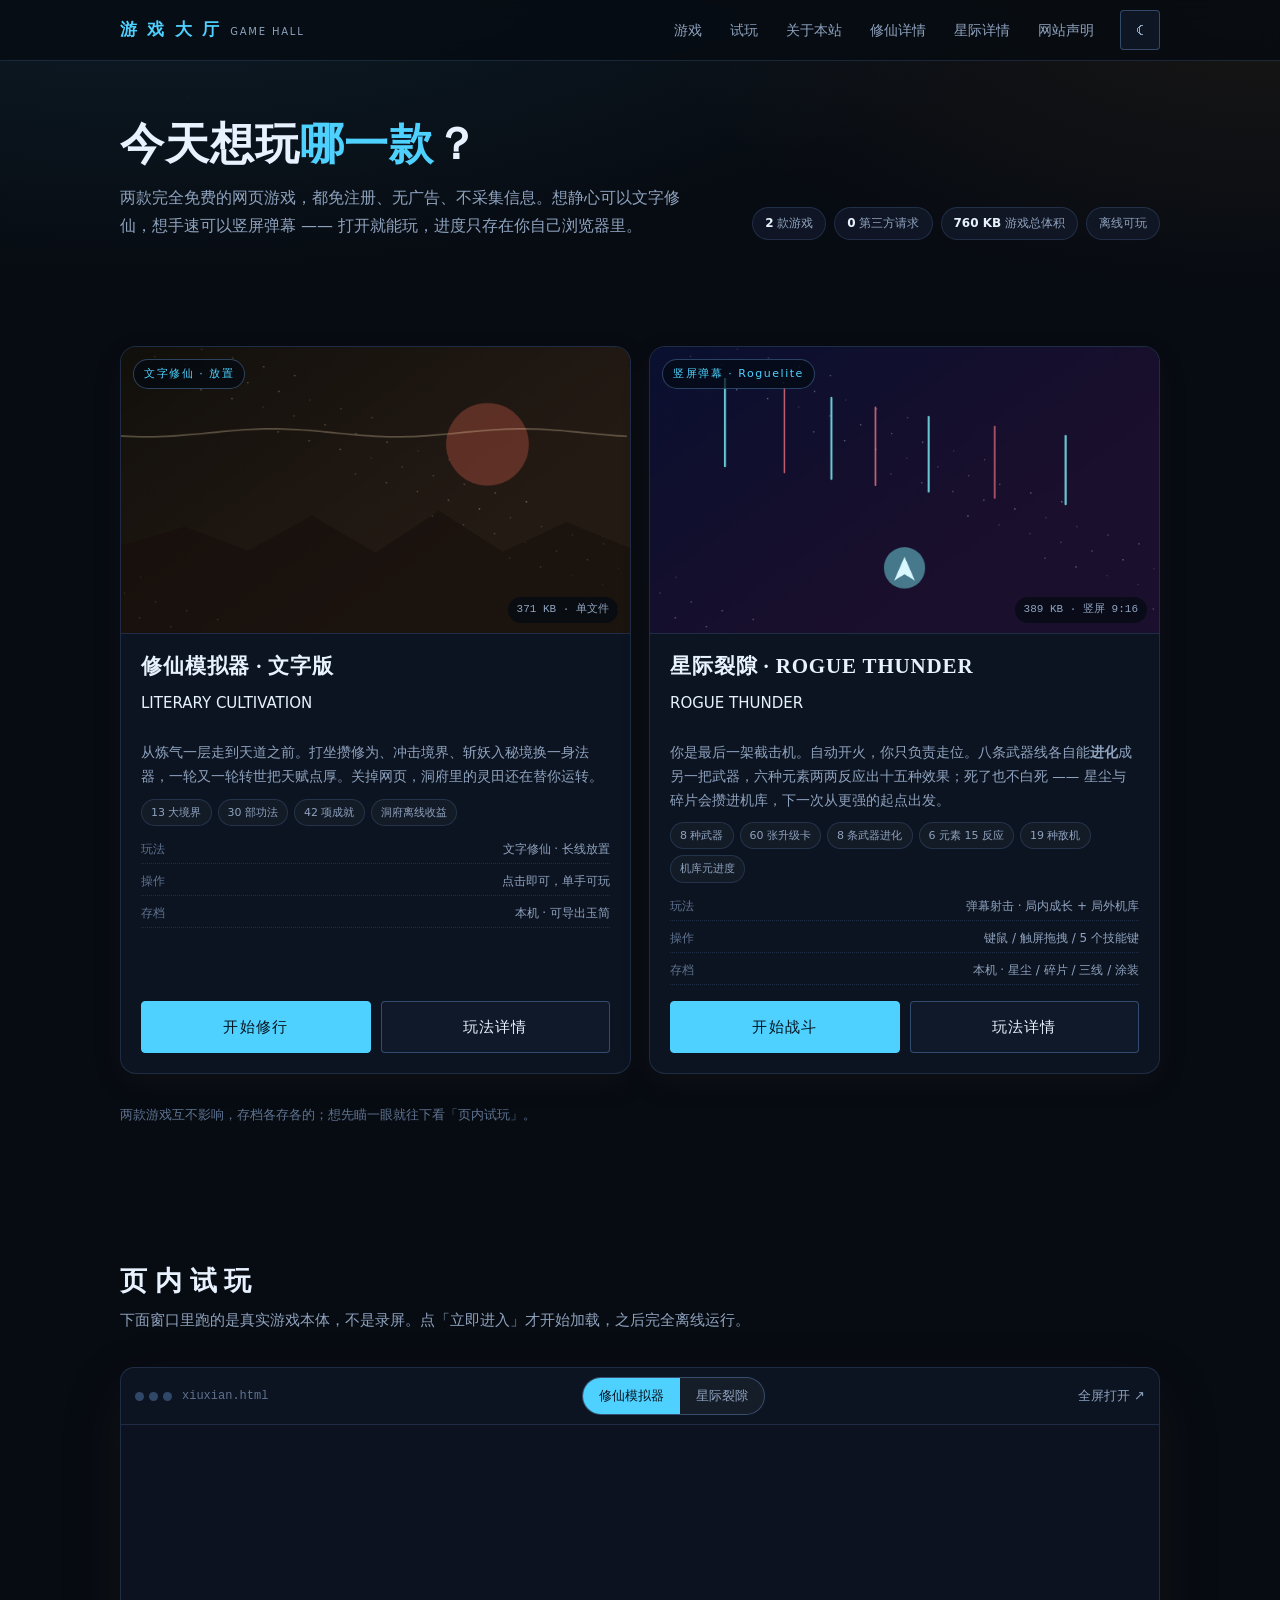
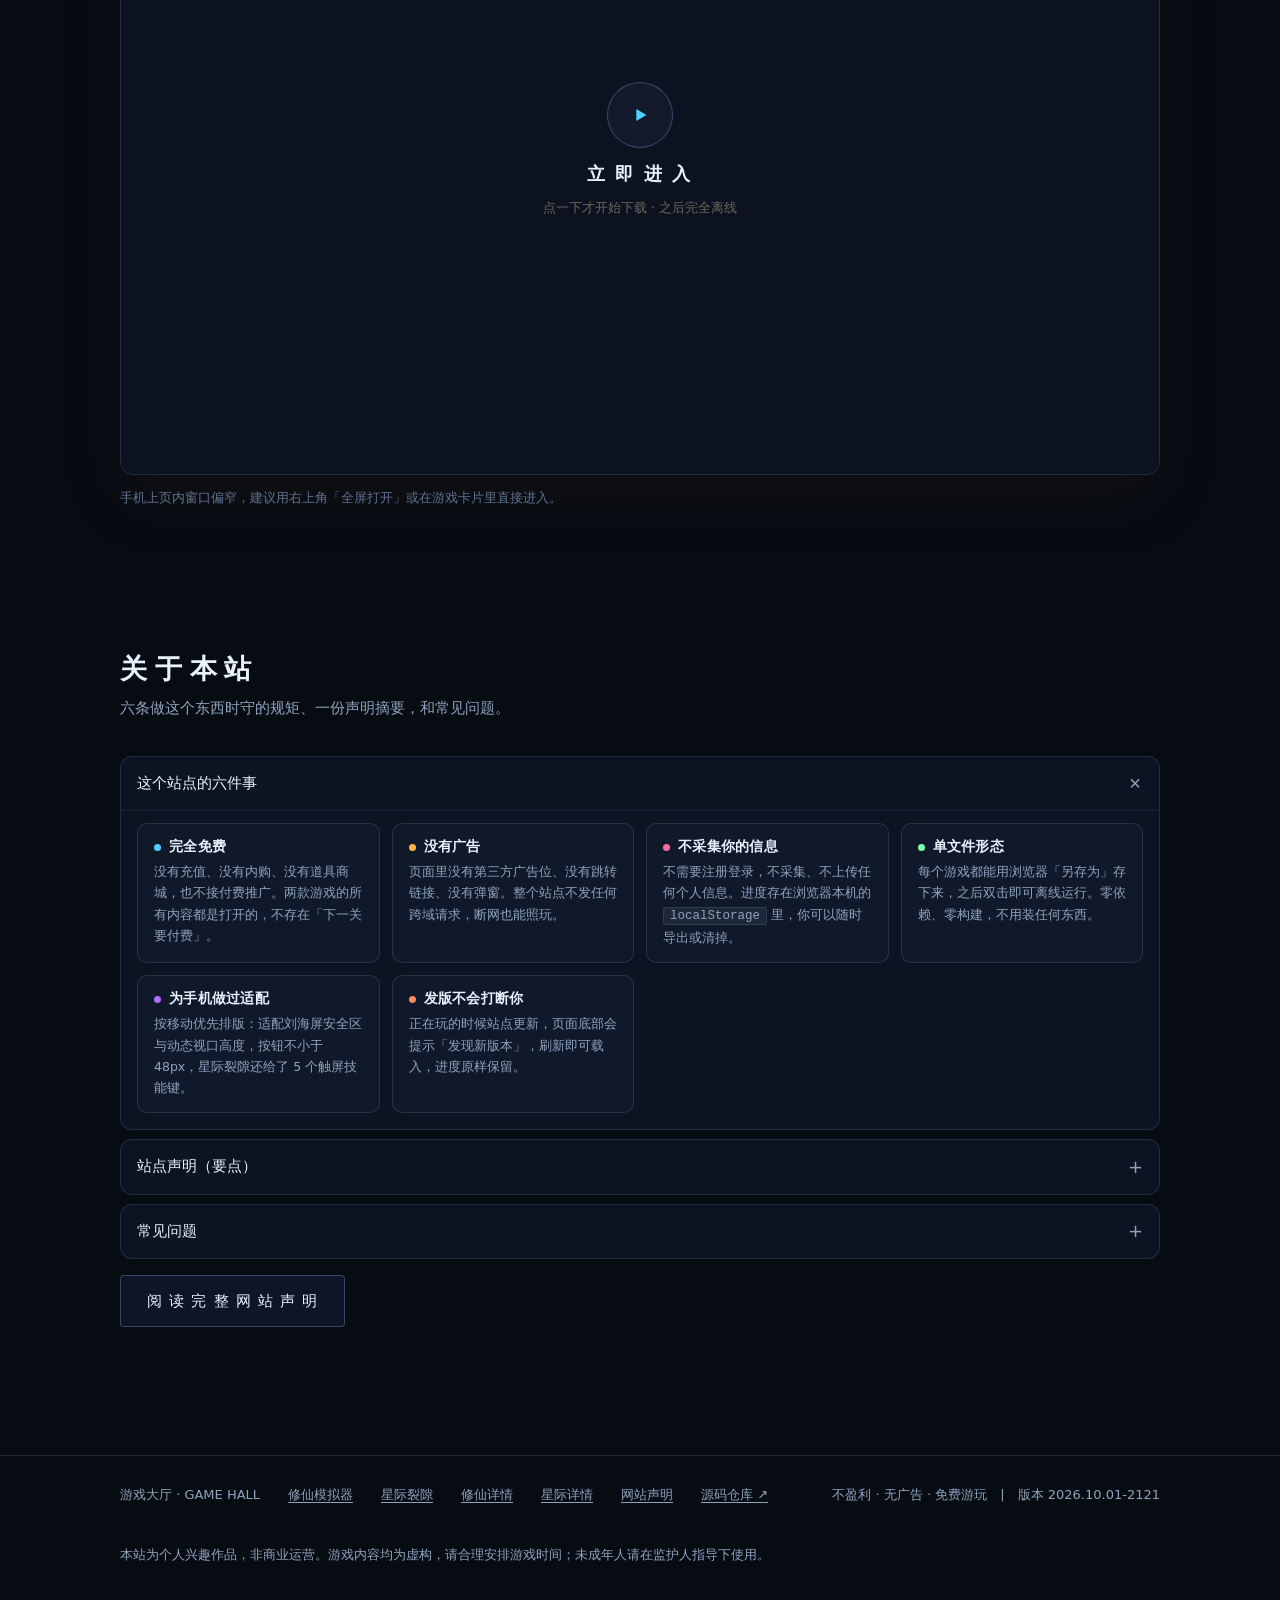
<file: site/index.html>
<!DOCTYPE html>
<html lang="zh-CN" data-theme="dark">
<head>
<meta charset="UTF-8">
<meta name="viewport" content="width=device-width, initial-scale=1, viewport-fit=cover">
<title>游戏大厅 · 修仙模拟器 与 星际裂隙 | 免费离线网页游戏</title>
<meta name="description" content="两款零依赖、纯离线的网页游戏，打开即玩：文字修仙《修仙模拟器》与竖屏弹幕 Roguelite《星际裂隙》（8 武器 / 60 张卡 / 8 条武器进化 / 6 元素 15 反应 / 机库元进度）。免注册、无广告、无追踪，进度只存在你自己浏览器里。">
<meta name="keywords" content="网页游戏,离线游戏,免费游戏,文字修仙,修仙模拟器,弹幕射击,Roguelite,星际裂隙,游戏大厅">
<meta name="author" content="游戏大厅">
<meta name="theme-color" content="#eef3f8" media="(prefers-color-scheme: light)">
<meta name="theme-color" content="#070b12" media="(prefers-color-scheme: dark)">
<meta name="color-scheme" content="dark light">
<link rel="canonical" href="https://xiuxianmoni.me/">
<meta property="og:type" content="website">
<meta property="og:site_name" content="游戏大厅">
<meta property="og:title" content="游戏大厅 · 两款免费离线网页游戏">
<meta property="og:description" content="文字修仙《修仙模拟器》+ 竖屏弹幕 Roguelite《星际裂隙》。免注册、无广告、无追踪，进度存在本机。">
<meta property="og:url" content="https://xiuxianmoni.me/">
<meta property="og:locale" content="zh_CN">
<meta name="twitter:card" content="summary">
<meta name="twitter:title" content="游戏大厅 · 两款免费离线网页游戏">
<meta name="twitter:description" content="文字修仙 + 竖屏弹幕 Roguelite，免注册、无广告、无追踪，打开即玩。">
<link rel="icon" href="data:image/svg+xml,%3Csvg xmlns='http://www.w3.org/2000/svg' viewBox='0 0 32 32'%3E%3Crect width='32' height='32' rx='7' fill='%23070b12'/%3E%3Cpath d='M16 5 L25 16 L16 27 L7 16 Z' fill='none' stroke='%234fd1ff' stroke-width='2.4'/%3E%3Cpath d='M16 11 v10 M11 16 h10' stroke='%23ffb347' stroke-width='2.2'/%3E%3C/svg%3E">
<script type="application/ld+json">
{"@context":"https://schema.org","@type":"ItemList","name":"游戏大厅","url":"https://xiuxianmoni.me/","description":"两款零依赖纯离线的免费网页游戏","itemListElement":[{"@type":"ListItem","position":1,"item":{"@type":"VideoGame","name":"修仙模拟器 · 文字版","url":"https://xiuxianmoni.me/xiuxian.html","genre":["文字游戏","放置游戏","角色扮演"],"gamePlatform":["Web","Mobile Web"],"applicationCategory":"Game","operatingSystem":"任意支持现代浏览器的系统","inLanguage":"zh-CN","offers":{"@type":"Offer","price":"0","priceCurrency":"CNY"},"numberOfPlayers":{"@type":"QuantitativeValue","value":1}}},{"@type":"ListItem","position":2,"item":{"@type":"VideoGame","name":"星际裂隙 · ROGUE THUNDER","url":"https://xiuxianmoni.me/rogue/","genre":["弹幕射击","Roguelite"],"gamePlatform":["Web","Mobile Web"],"applicationCategory":"Game","operatingSystem":"任意支持现代浏览器的系统","inLanguage":"zh-CN","offers":{"@type":"Offer","price":"0","priceCurrency":"CNY"},"numberOfPlayers":{"@type":"QuantitativeValue","value":1}}}]}
</script>
<link rel="stylesheet" href="assets/site.css">
<link rel="stylesheet" href="assets/hub.css">
<script>
/* 首帧前定主题，避免浅色页面先闪一下深色 */
(function(){var d=document.documentElement;
try{var t=localStorage.getItem('site_theme_v1');
if(t!=='light'&&t!=='dark'){t=(window.matchMedia&&matchMedia('(prefers-color-scheme: dark)').matches)?'dark':'light';}
d.setAttribute('data-theme',t);}catch(e){d.setAttribute('data-theme','light');}})();
</script>
</head>
<body class="hub" data-ver="version.json">
<a class="skip" href="#main">跳到主要内容</a>
<canvas id="sky" aria-hidden="true"></canvas>

<header class="hdr">
  <div class="wrap hdr-in">
    <a class="logo" href="./" aria-label="游戏大厅 首页">
      <b>游 戏 大 厅</b><i>GAME HALL</i>
    </a>
    <nav class="nav" aria-label="页面导航">
      <a href="#games">游戏</a>
      <a href="#try">试玩</a>
      <a href="#about">关于本站</a>
      <a href="xiuxian-info.html">修仙详情</a>
      <a href="rogue-info.html">星际详情</a>
      <a href="notice.html">网站声明</a>
    </nav>
    <div class="hdr-act">
      <button class="icon-btn" id="themeBtn" type="button" aria-label="切换明暗主题" title="切换明暗主题">☾</button>
    </div>
  </div>
</header>

<main id="main">

  <!-- ==================== 发射台：一行标题 + 继续上次 ==================== -->
  <section class="launch">
    <div class="wrap">
      <div class="launch-top">
        <div>
          <h1>今天想玩<em>哪一款</em>？</h1>
          <p class="lead">两款完全免费的网页游戏，都免注册、无广告、不采集信息。想静心可以文字修仙，想手速可以竖屏弹幕 —— 打开就能玩，进度只存在你自己浏览器里。</p>
        </div>
        <ul class="facts">
          <li><b>2</b> 款游戏</li>
          <li><b>0</b> 第三方请求</li>
          <li><b id="statBytes">760 KB</b> 游戏总体积</li>
          <li>离线可玩</li>
        </ul>
      </div>

      <!-- 继续上次：只读本机 localStorage，不发送任何数据 -->
      <div class="resume" id="resume" hidden>
        <span class="rs-t">继续上次</span>
        <span class="rs-v" id="resumeName">—</span>
        <span class="rs-n" id="resumeNote"></span>
        <a class="btn primary" id="resumeGo" href="xiuxian.html">继 续</a>
      </div>
    </div>
  </section>

  <!-- ==================== 两个游戏 ==================== -->
  <section id="games">
    <div class="wrap">
      <div class="berths">
        <!-- 修仙模拟器 -->
        <article class="gcard rv">
          <div class="gcover">
            <canvas class="cov" data-cov="xiuxian" width="640" height="360" role="img" aria-label="修仙模拟器封面：朱红圆月下的层叠山峦与流云"></canvas>
            <span class="scan" aria-hidden="true"></span>
            <span class="tag">文字修仙 · 放置</span>
            <span class="badge" data-last hidden>上次游玩</span>
            <span class="meta" id="sizeXiuxian">371 KB · 单文件</span>
          </div>
          <div class="gbody">
            <h3>修仙模拟器 · 文字版</h3>
            <p class="en">LITERARY CULTIVATION</p>
            <p class="desc">从炼气一层走到天道之前。打坐攒修为、冲击境界、斩妖入秘境换一身法器，一轮又一轮转世把天赋点厚。关掉网页，洞府里的灵田还在替你运转。</p>
            <ul class="tags">
              <li>13 大境界</li><li>30 部功法</li><li>42 项成就</li><li>洞府离线收益</li>
            </ul>
            <div class="rows">
              <div><span>玩法</span><b>文字修仙 · 长线放置</b></div>
              <div><span>操作</span><b>点击即可，单手可玩</b></div>
              <div><span>存档</span><b>本机 · 可导出玉简</b></div>
            </div>
            <div class="acts">
              <a class="btn primary" href="xiuxian.html" data-game="xiuxian">开始修行</a>
              <a class="btn" href="xiuxian-info.html">玩法详情</a>
            </div>
          </div>
        </article>

        <!-- 星际裂隙 -->
        <article class="gcard rv">
          <div class="gcover">
            <canvas class="cov" data-cov="rogue" width="640" height="360" role="img" aria-label="星际裂隙封面：深空中自动驾驶的战机与交错弹幕"></canvas>
            <span class="scan" aria-hidden="true"></span>
            <span class="tag">竖屏弹幕 · Roguelite</span>
            <span class="badge" data-last hidden>上次游玩</span>
            <span class="meta" id="sizeRogue">389 KB · 竖屏 9:16</span>
          </div>
          <div class="gbody">
            <h3>星际裂隙 · ROGUE THUNDER</h3>
            <p class="en">ROGUE THUNDER</p>
            <p class="desc">你是最后一架截击机。自动开火，你只负责走位。八条武器线各自能<b>进化</b>成另一把武器，六种元素两两反应出十五种效果；死了也不白死 —— 星尘与碎片会攒进机库，下一次从更强的起点出发。</p>
            <ul class="tags">
              <li>8 种武器</li><li>60 张升级卡</li><li>8 条武器进化</li><li>6 元素 15 反应</li><li>19 种敌机</li><li>机库元进度</li>
            </ul>
            <div class="rows">
              <div><span>玩法</span><b>弹幕射击 · 局内成长 + 局外机库</b></div>
              <div><span>操作</span><b>键鼠 / 触屏拖拽 / 5 个技能键</b></div>
              <div><span>存档</span><b>本机 · 星尘 / 碎片 / 三线 / 涂装</b></div>
            </div>
            <div class="acts">
              <a class="btn primary" href="rogue/" data-game="rogue">开始战斗</a>
              <a class="btn" href="rogue-info.html">玩法详情</a>
            </div>
          </div>
        </article>
      </div>
      <p class="muted note" style="font-size:13px;margin:0 0 8px">
        两款游戏互不影响，存档各存各的；想先瞄一眼就往下看「页内试玩」。
      </p>
    </div>
  </section>

  <!-- ==================== 页内试玩 ==================== -->
  <section id="try">
    <div class="wrap">
      <div class="sec-h rv">
        <h2>页 内 试 玩</h2>
        <p>下面窗口里跑的是真实游戏本体，不是录屏。点「立即进入」才开始加载，之后完全离线运行。</p>
      </div>
      <div class="try rv">
        <div class="try-bar">
          <span class="dots" aria-hidden="true"><i></i><i></i><i></i></span>
          <span class="url" id="tryUrl">xiuxian.html</span>
          <span class="seg" role="group" aria-label="切换要在本页试玩的游戏">
            <button type="button" data-try="xiuxian" aria-pressed="true">修仙模拟器</button>
            <button type="button" data-try="rogue" aria-pressed="false">星际裂隙</button>
          </span>
          <a class="muted push" id="tryFull" style="text-decoration:none" href="xiuxian.html" target="_blank" rel="noopener">全屏打开 ↗</a>
        </div>
        <div class="stage">
          <button class="poster" id="poster" type="button" aria-label="在本页加载游戏">
            <span class="ring" aria-hidden="true">
              <svg width="22" height="22" viewBox="0 0 24 24" fill="currentColor" aria-hidden="true"><path d="M8 5.5v13l11-6.5-11-6.5Z"/></svg>
            </span>
            <strong>立 即 进 入</strong>
            <span>点一下才开始下载 · 之后完全离线</span>
          </button>
        </div>
      </div>
      <p class="muted note" style="font-size:13px;margin-top:12px">
        手机上页内窗口偏窄，建议用右上角「全屏打开」或在游戏卡片里直接进入。
      </p>
    </div>
  </section>

  <!-- ==================== 关于本站（全部折叠，不占首屏） ==================== -->
  <section id="about" class="about">
    <div class="wrap">
      <div class="sec-h rv">
        <h2>关 于 本 站</h2>
        <p>六条做这个东西时守的规矩、一份声明摘要，和常见问题。</p>
      </div>

      <details class="rv" open>
        <summary>这个站点的六件事</summary>
        <div class="ans">
          <div class="grid">
            <article class="card"><h3><span class="dot" aria-hidden="true"></span>完全免费</h3>
              <p>没有充值、没有内购、没有道具商城，也不接付费推广。两款游戏的所有内容都是打开的，不存在「下一关要付费」。</p></article>
            <article class="card"><h3><span class="dot d2" aria-hidden="true"></span>没有广告</h3>
              <p>页面里没有第三方广告位、没有跳转链接、没有弹窗。整个站点不发任何跨域请求，断网也能照玩。</p></article>
            <article class="card"><h3><span class="dot d3" aria-hidden="true"></span>不采集你的信息</h3>
              <p>不需要注册登录，不采集、不上传任何个人信息。进度存在浏览器本机的 <code>localStorage</code> 里，你可以随时导出或清掉。</p></article>
            <article class="card"><h3><span class="dot d4" aria-hidden="true"></span>单文件形态</h3>
              <p>每个游戏都能用浏览器「另存为」存下来，之后双击即可离线运行。零依赖、零构建，不用装任何东西。</p></article>
            <article class="card"><h3><span class="dot d5" aria-hidden="true"></span>为手机做过适配</h3>
              <p>按移动优先排版：适配刘海屏安全区与动态视口高度，按钮不小于 48px，星际裂隙还给了 5 个触屏技能键。</p></article>
            <article class="card"><h3><span class="dot d6" aria-hidden="true"></span>发版不会打断你</h3>
              <p>正在玩的时候站点更新，页面底部会提示「发现新版本」，刷新即可载入，进度原样保留。</p></article>
          </div>
        </div>
      </details>

      <details class="rv" id="notice">
        <summary>站点声明（要点）</summary>
        <div class="ans">
          <ul class="promise">
            <li><b>不 盈 利</b><span>无充值、无内购、无任何付费入口，也不以任何形式售卖道具或接受付费推广。</span></li>
            <li><b>无 广 告</b><span>不接入任何第三方广告与推广链接，也不做统计埋点。</span></li>
            <li><b>不 采 集 信 息</b><span>无需注册或登录，不采集、不上传任何个人信息。游玩进度只保存在你自己的浏览器里，可随时导出或清除。</span></li>
            <li><b>不 传 播 不 良 信 息</b><span>两款游戏均为架空题材的虚构内容，不含血腥、色情、赌博、恐怖及其它违反法律法规的有害信息。</span></li>
            <li><b>只 供 游 玩</b><span>仅供个人娱乐消遣，不构成任何形式的建议或承诺，请勿用于商业用途。</span></li>
          </ul>
          <p class="note" style="margin:14px 0 0;font-size:12.5px;line-height:2">
            请合理安排游戏时间，注意休息；未成年人请在监护人指导下使用。<br>
            两款游戏均纯属虚构，如与现实中任何人物、事件或组织有所雷同，实属巧合。<br>
            完整条款（含知识产权、免责、未成年人保护与联系方式）见 <a href="notice.html">《网站声明》</a>。
          </p>
        </div>
      </details>

      <details class="rv">
        <summary>常见问题</summary>
        <div class="ans">
          <div class="faq">
            <details open>
              <summary>需要注册或登录吗？进度存在哪里？</summary>
              <div class="ans">
                <p>不需要。所有进度存在你浏览器的 <code>localStorage</code> 里，不会上传到任何服务器，这也意味着两款游戏都能完全离线运行。修仙模拟器用 <code>xiuxian_save_v2</code> 等键名；星际裂隙用 <code>rt_save_v2</code> 存星尘 / 碎片 / 三条升级线 / 改装槽 / 深渊深度，还会记最近 20 局的波次（只在本机，用来在机库里显示你自己的中位数）。</p>
              </div>
            </details>
            <details>
              <summary>清理浏览器数据会丢档吗？换设备能继续吗？</summary>
              <div class="ans">
                <p>会丢。清理站点数据、使用无痕模式或换浏览器都会丢档。修仙模拟器顶栏的「存 档」面板提供 3 枚玉简与存档码／存档文件的导出导入，换设备时导出再导入即可；星际裂隙的机库进度目前只在本机，重开不影响体验。</p>
                <p>建议每玩到一个大境界就顺手导出一次存档文件。</p>
              </div>
            </details>
            <details>
              <summary>两款游戏会互相影响吗？</summary>
              <div class="ans">
                <p>不会。它们是两个独立的程序，各自用自己的存储键，也各自有自己的更新节奏。在大厅里换着玩不会覆盖任何一边的数据。</p>
              </div>
            </details>
            <details>
              <summary>手机上能玩吗？</summary>
              <div class="ans">
                <p>能。修仙模拟器窄屏下会把页签变成底部导航栏、弹层改为底部弹出，并适配了刘海屏安全区；星际裂隙本身就是 9:16 竖屏弹幕游戏，支持触屏拖拽操控，并给了冲刺 / 核弹 / 时缓 / 相位 / 光束五个触屏技能键。</p>
              </div>
            </details>
            <details>
              <summary>星际裂隙一局大概多久？</summary>
              <div class="ans">
                <p>中位数大约第 15 波、9 分钟左右；打得好的话能到 25 波以上。每 5 波一个 Boss，每 10 波进一阶（密度与规则都会变）。打到一半关掉页面也没关系，主菜单有「继续上次战斗」。</p>
              </div>
            </details>
            <details>
              <summary>有充值、广告或体力限制吗？</summary>
              <div class="ans">
                <p>都没有。没有充值入口、没有广告、没有体力条，也不做任何埋点统计。页面本身不发任何第三方请求。完整条款见<a href="notice.html">《网站声明》</a>。</p>
              </div>
            </details>
          </div>
        </div>
      </details>

      <div class="cta rv" style="margin-top:16px">
        <a class="btn" href="notice.html">阅 读 完 整 网 站 声 明</a>
      </div>
    </div>
  </section>
</main>

<footer>
  <div class="wrap foot-grid">
    <span>游戏大厅 · GAME HALL</span>
    <a href="xiuxian.html">修仙模拟器</a>
    <a href="rogue/">星际裂隙</a>
    <a href="xiuxian-info.html">修仙详情</a>
    <a href="rogue-info.html">星际详情</a>
    <a href="notice.html">网站声明</a>
    <a href="https://github.com/shiyi7789/xiuxianmoni" target="_blank" rel="noopener">源码仓库 ↗</a>
    <span class="push muted">
      不盈利 · 无广告 · 免费游玩　|　版本 <span id="verText">2026.10.01-2121</span>
    </span>
    <div class="foot-note muted">
      <p>本站为个人兴趣作品，非商业运营。游戏内容均为虚构，请合理安排游戏时间；未成年人请在监护人指导下使用。</p>
    </div>
  </div>
</footer>

<div class="upd" id="updBar" hidden role="status" aria-live="polite">
  <span>发现新版本 <b id="updVer"></b>，刷新即可载入（进度不会丢）</span>
  <button type="button" id="updBtn">刷 新</button>
</div>

<script src="assets/site.js"></script>
</body>
</html>
</file>
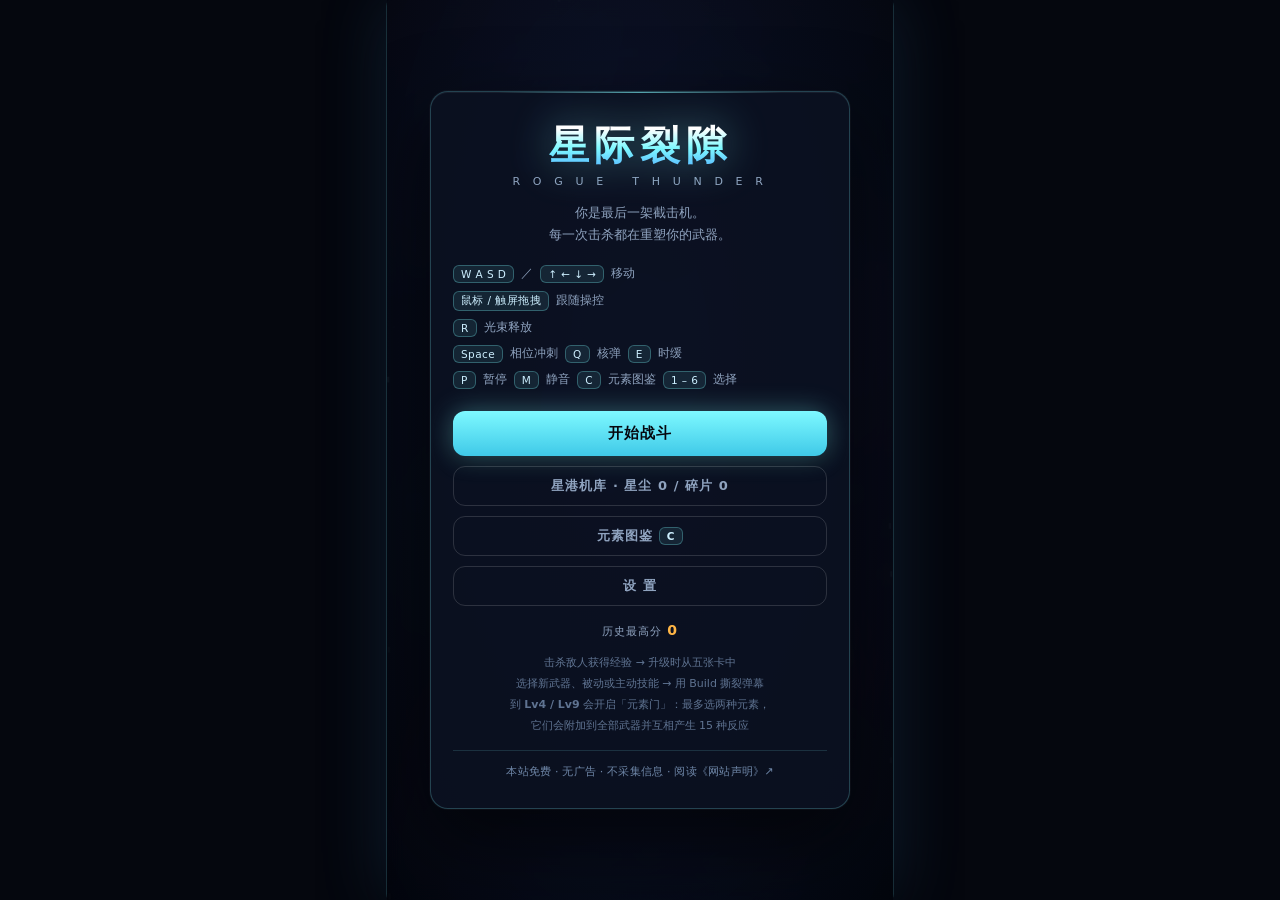
<file: games/thunder-rogue/index.html>
<!DOCTYPE html>
<html lang="zh-CN">
<head>
<meta charset="UTF-8">
<meta name="viewport" content="width=device-width,initial-scale=1,maximum-scale=1,user-scalable=no,viewport-fit=cover">
<title>星际裂隙 · ROGUE THUNDER</title>
<meta name="description" content="竖屏弹幕 Roguelite：自动开火，你只负责走位。8 种武器、54 张升级卡、6 元素 × 15 反应、19 种敌机、5 个 Boss 起递归缝合，滚成一套只属于这局的 Build，每 5 波一个 Boss。免费无广告，免注册，进度只存在本机。">
<meta name="theme-color" content="#05070e">
<meta name="color-scheme" content="dark">
<link rel="canonical" href="https://xiuxianmoni.me/rogue/">
<meta property="og:type" content="website">
<meta property="og:site_name" content="游戏大厅">
<meta property="og:title" content="星际裂隙 · ROGUE THUNDER">
<meta property="og:description" content="竖屏弹幕 Roguelite：自动开火，你只负责走位。免费、无广告、免注册。">
<meta property="og:url" content="https://xiuxianmoni.me/rogue/">
<meta property="og:locale" content="zh_CN">
<link rel="icon" href="data:image/svg+xml,%3Csvg xmlns='http://www.w3.org/2000/svg' viewBox='0 0 32 32'%3E%3Crect width='32' height='32' rx='6' fill='%23070b18'/%3E%3Cpath d='M16 7 L23 25 L16 21 L9 25 Z' fill='%237ef9ff'/%3E%3C/svg%3E">
<script type="application/ld+json">
{"@context":"https://schema.org","@type":"VideoGame","name":"星际裂隙 · ROGUE THUNDER","url":"https://xiuxianmoni.me/rogue/","description":"竖屏弹幕 Roguelite，自动开火 + 走位闪避 + 升级三选一","genre":["弹幕射击","Roguelite","街机"],"gamePlatform":["Web","Mobile Web"],"applicationCategory":"Game","operatingSystem":"任意支持现代浏览器的系统","inLanguage":"zh-CN","offers":{"@type":"Offer","price":"0","priceCurrency":"CNY"},"numberOfPlayers":{"@type":"QuantitativeValue","value":1}}
</script>
<!-- 子路径资源基准（subpathBase）—— 线上事故的第二道保险。
     事故（2026-09-29）：本页曾经在「无尾斜杠」的地址 /rogue 上直接交付（vercel.json 当时是
     trailingSlash:false），浏览器于是把 css/style.css 解析成 /css/style.css、js/game.js 解析成
     /js/game.js → 全部 404 → 页面变成「一坨没样式的纯文字、升级/暂停弹层全部裸露堆叠」。
     主修法在服务端：vercel.json 已改 trailingSlash:true，/rogue 会 308 到 /rogue/，
     相对子资源从此天然解析正确（不依赖 JS）。
     本脚本是给「不读 vercel.json 的托管平台」和「直接落到无尾斜杠地址」兜底的：
     按 location.pathname 补出目录基准，使 /rogue、/rogue/、/rogue/index.html 三种入口都能加载；
     本地用 file:// 直接打开时跳过（那时相对路径本来就是对的）。
     ⚠ 本脚本注入的是 <base>，而 <base> 受 CSP 的 base-uri 管：
       vercel.json 与 site/_headers 必须是 base-uri 'self'。
       若写成 base-uri 'none'，浏览器会「静默」丢弃这个 <base>（控制台只留一条 violation），
       兜底就变成了摆设 —— 主修法（服务端 308）仍在，但第二道保险没了。
       守卫：scripts/verify-site.mjs 会同时检查本标记与 base-uri 取值。 -->
<script id="subpathBase">
(function () {
  if (location.protocol === 'file:') return;
  var p = location.pathname;
  if (!/\/$/.test(p)) p = /\.[a-z0-9]+$/i.test(p) ? p.replace(/[^/]*$/, '') : p + '/';
  var b = document.createElement('base');
  b.href = p;
  document.head.appendChild(b);
})();
</script>
<link rel="stylesheet" href="css/style.css">
</head>
<body>
<div id="app">
  <div id="stage">
   <div id="frame">
    <canvas id="cv"></canvas>

    <!-- ======================== HUD ======================== -->
    <div id="hud" class="hidden">
      <div class="hud-top">
        <div class="hud-col-left">
          <div class="lv-row">
            <span class="lv-badge">Lv <b id="hudLevel">1</b></span>
            <span class="combo" id="hudCombo"></span>
          </div>
          <div class="bar hpbar">
            <i id="hudHp"></i>
            <span class="shbar" id="hudShield"></span>
            <em id="hudHpTxt">100 / 100</em>
          </div>
          <div class="bar xpbar"><i id="hudXp"></i></div>
          <div class="bar energybar hidden" id="energyBar"><i id="hudEnergy"></i></div>
          <div class="elems" id="hudElems"></div>
        </div>
        <div class="hud-col-right">
          <button id="btnHudMenu" class="hud-btn"><i class="hud-ic" data-icon="menu"></i>菜单</button>
          <div class="wave-tag">WAVE <b id="hudWave">1</b></div>
          <div class="score" id="hudScore">0</div>
          <div class="sub" id="hudKills">击杀 0</div>
        </div>
      </div>

      <div class="hud-bottom">
        <div class="loadout" id="hudLoadout"></div>
        <div class="abilities" id="hudAbilities"></div>
      </div>

      <!-- 移动端技能按钮（v3.1 · 用户要求四）：手机没有键盘，四个技能必须有可点入口。
           用 @media (pointer: coarse) 只在触摸设备显示，桌面端保持纯净的键位 UI。
           注意：它在 #hud 内（随 HUD 显隐），而 #hud 是 pointer-events:none —— 按钮各自打开命中。 -->
      <div id="touchSkills" class="touch-skills">
        <button class="tsk hidden" id="tskDash" type="button"><i data-icon="dash"></i><small>冲刺</small><u></u></button>
        <button class="tsk hidden" id="tskBomb" type="button"><i data-icon="bomb"></i><small>核弹</small><u></u></button>
        <button class="tsk hidden" id="tskSlow" type="button"><i data-icon="slow"></i><small>时缓</small><u></u></button>
        <button class="tsk hidden" id="tskPhase" type="button"><i data-icon="phase"></i><small>相位</small><u></u></button>
        <button class="tsk hidden" id="tskLance" type="button"><i data-icon="lance"></i><small>光束</small><u></u></button>
      </div>
    </div>

    <!-- ======================== 横幅 ======================== -->
    <div id="banner" class="banner"></div>
    <div id="toast" class="toast"></div>
    <div id="bossbar" class="bossbar hidden">
      <div class="bb-name" id="bbName">裂隙核心</div>
      <div class="bb-track"><i id="bbFill"></i><u id="bbPhase"></u></div>
    </div>

    <!-- ======================== 主菜单 ======================== -->
    <div id="menu" class="overlay">
      <div class="panel">
        <div class="logo">
          <h1>星际裂隙</h1>
          <p class="sub-en">R O G U E &nbsp; T H U N D E R</p>
        </div>
        <p class="tagline">你是最后一架截击机。<br>每一次击杀都在重塑你的武器。</p>

        <div class="keys">
          <div class="key-item"><kbd>W A S D</kbd><span>／</span><kbd>↑ ← ↓ →</kbd><span>移动</span></div>
          <div class="key-item"><kbd>鼠标 / 触屏拖拽</kbd><span>跟随操控</span></div>
          <div class="key-item"><kbd>R</kbd><span>光束释放</span></div>
          <div class="key-item"><kbd>Space</kbd><span>相位冲刺</span><kbd>Q</kbd><span>核弹</span><kbd>E</kbd><span>时缓</span></div>
          <div class="key-item"><kbd>P</kbd><span>暂停</span><kbd>M</kbd><span>静音</span><kbd>C</kbd><span>元素图鉴</span><kbd>1 – 6</kbd><span>选择</span></div>
        </div>

        <button id="btnContinue" class="btn primary hidden">继续上次战斗 · 第 <b id="continueWave">1</b> 波</button>
        <button id="btnStart" class="btn primary">开始战斗</button>
        <button id="btnHangar" class="btn ghost">星港机库 · 强化主战机</button>
        <button id="btnCodex" class="btn ghost">元素图鉴 <kbd>C</kbd></button>
        <button id="btnSettings" class="btn ghost">设 置</button>
        <div class="best">历史最高分 <b id="menuBest">0</b></div>
        <p class="hint">击杀敌人获得经验 → 升级时从五张卡中<br>选择新武器、被动或主动技能 → 用 Build 撕裂弹幕<br>
          到 <b>Lv4 / Lv9</b> 会开启「元素门」：最多选两种元素，<br>它们会附加到全部武器并互相产生 15 种反应</p>
        <p class="site-note">
          <a href="../notice.html" target="_blank" rel="noopener">本站免费 · 无广告 · 不采集信息 · 阅读《网站声明》↗</a>
        </p>
      </div>
    </div>

    <!-- ======================== 升级五选一 ======================== -->
    <div id="levelup" class="overlay hidden">
      <div class="panel lvup-panel">
        <div class="lvup-head">
          <h2>等级提升 <b id="lvupLevel">2</b></h2>
          <p>选择一项强化</p>
        </div>
        <div class="cards" id="cards"></div>
        <div class="lvup-foot">
          <button id="btnReroll" class="btn ghost">重随 <b id="rerollCount">1</b> 次</button>
          <button id="btnBan" class="btn ghost">跳过 +回血</button>
        </div>
      </div>
    </div>

    <!-- ======================== 元素门（Lv4 / Lv9） ======================== -->
    <div id="elementPick" class="overlay hidden">
      <div class="panel lvup-panel elempick-panel">
        <div class="lvup-head">
          <h2>元素觉醒 <b id="elemPickLv">4</b></h2>
          <p id="elemPickTip">选择一种元素 —— 它会附加到你的全部武器上</p>
        </div>
        <div class="elems-pick" id="elemCards"></div>
        <p class="elem-foot">不可重随 · 不可跳过 · 最多两种元素</p>
      </div>
    </div>

    <!-- ======================== 星港机库（元进度） ======================== -->
    <div id="hangar" class="overlay hidden">
      <div class="panel hangar-panel">
        <div class="hg-top">
          <div>
            <h2>星港机库</h2>
            <p class="hg-kicker">META PROGRESSION</p>
          </div>
          <div class="hg-res">
            <div class="hg-res-item"><span>星尘</span><b id="hgDust">0</b></div>
            <div class="hg-res-item"><span>核心碎片</span><b id="hgCore">0</b></div>
          </div>
        </div>
        <p class="hg-sub">元进度只改变<b>起点</b>，不替代过程 —— 满级约等于白送 4–5 波，<br>
          不可能靠它无脑撑过 W30。想更强，去调「深渊深度」。</p>
        <div class="hg-body" id="hgBody"></div>
        <div class="hg-foot">
          <button id="btnHangarLaunch" class="btn primary">出 击</button>
          <button id="btnHangarClose" class="btn ghost">返回主菜单</button>
        </div>
      </div>
    </div>

    <!-- ======================== 元素图鉴 ======================== -->
    <div id="codex" class="overlay hidden">
      <div class="panel codex-panel">
        <div class="lvup-head">
          <h2>元素图鉴</h2>
          <p>六元素 · 十五反应</p>
        </div>
        <div class="codex-body" id="codexBody"></div>
        <button id="btnCodexClose" class="btn ghost">关闭</button>
      </div>
    </div>

    <!-- ======================== 暂停 ======================== -->
    <div id="pause" class="overlay hidden">
      <div class="panel narrow">
        <h2>已暂停</h2>
        <p class="tagline">按 <kbd>P</kbd> 或点击继续</p>
        <button id="btnResume" class="btn primary">继续</button>
        <button id="btnCodexPause" class="btn ghost">元素图鉴 <kbd>C</kbd></button>
        <button id="btnSettingsPause" class="btn ghost">设 置</button>
        <button id="btnQuit" class="btn ghost">放弃本次战斗</button>
      </div>
    </div>

    <!-- ======================== 设置（v3.3） ======================== -->
    <div id="settings" class="overlay hidden">
      <div class="panel narrow">
        <h2>设 置</h2>
        <p class="tagline">只存在本机浏览器里，不上传</p>
        <div class="set-body">
          <div class="set-row">
            <span>特效强度</span>
            <div class="seg set-seg" id="setFx">
              <button type="button" data-fx="high">高</button>
              <button type="button" data-fx="low">低</button>
              <button type="button" data-fx="off">关</button>
            </div>
          </div>
          <div class="set-row">
            <span>屏幕震动</span>
            <button type="button" class="btn ghost set-toggle" id="setShake">开</button>
          </div>
          <div class="set-row">
            <span>弹幕高对比</span>
            <button type="button" class="btn ghost set-toggle" id="setContrast">关</button>
          </div>
          <div class="set-row">
            <span>舰体涂装</span>
            <div class="seg set-seg" id="setSkin"></div>
          </div>
          <label class="set-row"><span>主音量</span>
            <input type="range" id="setVolMaster" min="0" max="100" step="5"><b id="setVolMasterV">100</b>
          </label>
          <label class="set-row"><span>音效</span>
            <input type="range" id="setVolSfx" min="0" max="100" step="5"><b id="setVolSfxV">100</b>
          </label>
          <label class="set-row"><span>音乐</span>
            <input type="range" id="setVolMusic" min="0" max="100" step="5"><b id="setVolMusicV">100</b>
          </label>
        </div>
        <button id="btnSettingsClose" class="btn primary">关 闭</button>
      </div>
    </div>

    <!-- ======================== 结算 ======================== -->
    <div id="over" class="overlay hidden">
      <div class="panel">
        <h2 id="overTitle">舰体损毁</h2>
        <p class="tagline" id="overRank"></p>
        <p class="over-story hidden" id="overStory"></p>
        <div class="stats" id="overStats"></div>
        <div class="build-list" id="overBuild"></div>
        <button id="btnRetry" class="btn primary">再次出击</button>
        <button id="btnMenu" class="btn ghost">返回主菜单</button>
      </div>
    </div>
   </div>
  </div>
</div>

<script src="js/icons.js"></script>
<script src="js/utils.js"></script>
<script src="js/audio.js"></script>
<script src="js/elements.js"></script>
<script src="js/meta.js"></script>
<script src="js/codex.js"></script>
<script src="js/entities.js"></script>
<script src="js/upgrades.js"></script>
<script src="js/waves.js"></script>
<script src="js/game.js"></script>
</body>
</html>
</file>
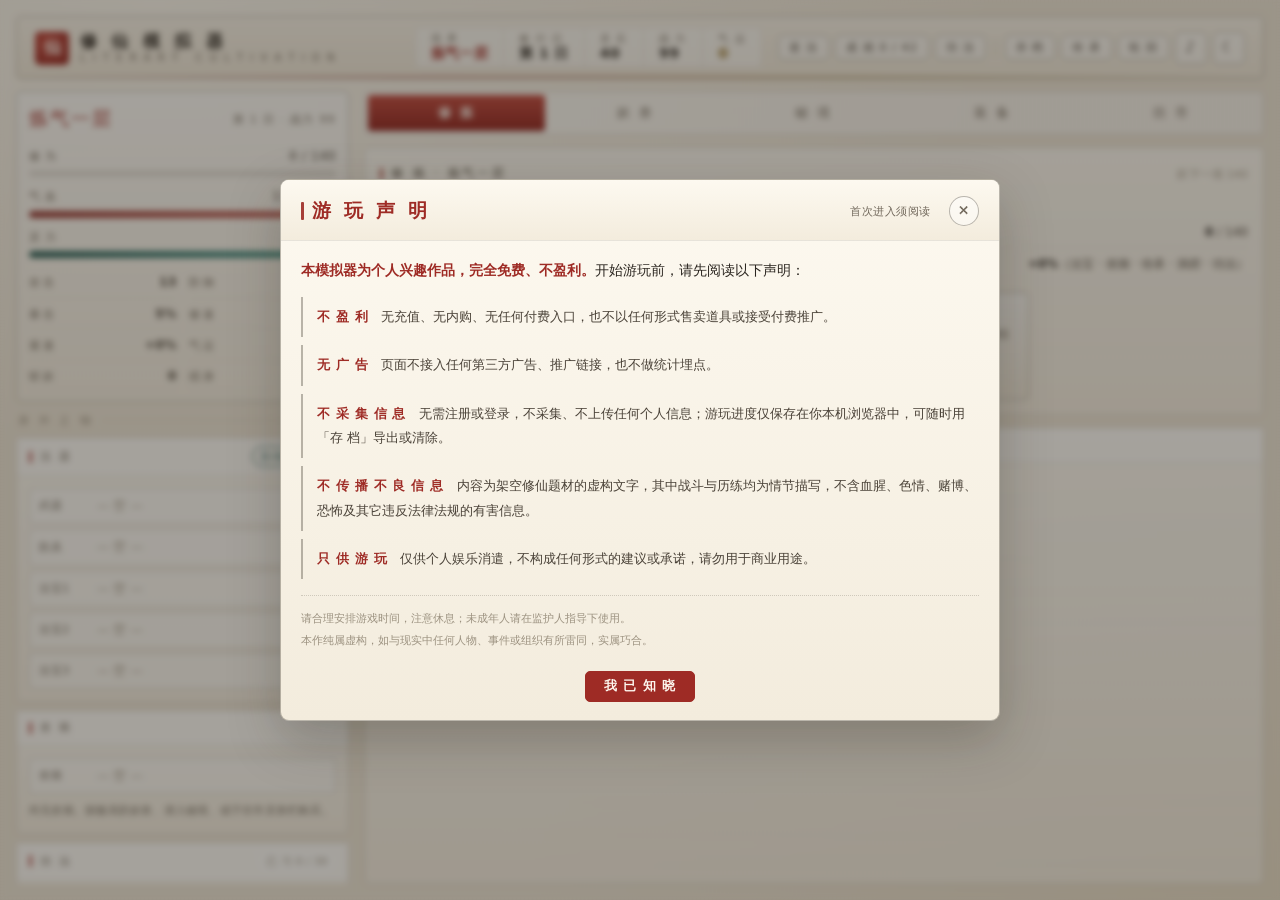
<file: xiuxian.html>
<!DOCTYPE html>
<html lang="zh-CN">
<head>
<meta charset="UTF-8">
<meta name="viewport" content="width=device-width, initial-scale=1.0">
<title>修仙模拟器 · 文字版</title>
<style>*{margin:0;padding:0;box-sizing:border-box}html{-webkit-text-size-adjust:100%;height:100%}:root{--ink:#2b2620;--ink2:#4a4238;--ink3:#6f6659;--ink4:#9c9280;--paper:#efe7d8;--paper2:#f7f2e7;--paper3:#e6dcc8;--surface:rgba(255, 253, 247, .78);--surface2:rgba(246, 240, 228, .72);--raise:rgba(255, 255, 255, .48);--raise2:rgba(255, 255, 255, .62);--raise3:rgba(240, 232, 216, .50);--track:rgba(58, 50, 38, .12);--veil:rgba(43, 38, 32, .42);--hover-bg:rgba(255, 255, 255, .94);--press-bg:rgba(240, 232, 216, .70);--hot-bg:linear-gradient(180deg,rgba(255, 250, 247, .96),rgba(253, 238, 233, .86));--got-bg:linear-gradient(180deg,rgba(255, 252, 244, .92),rgba(250, 240, 220, .72));--sel-bg:rgba(255, 255, 255, .34);--line:rgba(58, 50, 38, .20);--line2:rgba(58, 50, 38, .34);--line-soft:rgba(58, 50, 38, .11);--zhu:#9e2b25;   --zhu2:#c0453a;  --zhu-d:#8c1f1a;--qing:#2f6b63;--jin:#8f6c20;--zi:#5b4a9e;--warn:#a8481a;--on-accent:#fdf6ee;--ok:#2f6b63;--enc:#7a5b12;--q0:#8a8378; --q1:#2f7d63; --q2:#5b4a9e; --q3:#a86a12; --q4:#9e2b25;--q3-line:rgba(176, 112, 28, .50);--q4-line:rgba(158, 43, 37, .55);--hp1:#8e2f2a; --hp2:#c4645c;--mp1:#22564f; --mp2:#4b9c8f;--bg-glow:#fbf7ee; --bg-glow2:#e7dcc6;--fiber:rgba(120, 100, 70, .030); --fiber2:rgba(120, 100, 70, .024);--modal-bg:linear-gradient(180deg,#fdf9f0,#f3ecdd);--god-bg:linear-gradient(180deg,rgba(255, 250, 236, .72),rgba(250, 238, 208, .55));--shen-bg:linear-gradient(180deg,rgba(255, 246, 243, .78),rgba(252, 231, 224, .55));--achpop-bg:linear-gradient(180deg,#fffaf0,#f4e3bf);--seal-bg:radial-gradient(circle at 35% 30%,var(--zhu2),var(--zhu-d));--sheen:rgba(255, 243, 205, .85);--sheen2:rgba(255, 196, 178, .85);--glow:rgba(80, 62, 38, .06);--toast-bg:rgba(43, 38, 32, .92); --toast-fg:#f6efe2;--flow3:linear-gradient(100deg,#8a5510 0%,#f7e3b0 16%,#b0701c 32%,#8a5510 50%,#fff2cf 66%,#c98a2a 82%,#8a5510 100%);--flow4:linear-gradient(100deg,#6f1a16 0%,#ffd0c4 14%,#9e2b25 30%,#5d1410 46%,#ffe9b8 62%,#c0453a 80%,#6f1a16 100%);--ak:#a07a2c; --an:#7d1f1a; --ab:#8a6a3a;--shen-pop:linear-gradient(180deg,#fff6f3,#f6dbd1);--shen-seal:radial-gradient(circle at 35% 30%,#e0a020,var(--zhu-d));--fs-2xs:10.5px;--fs-xs:11px;--fs-sm:12px;--fs-sm2:12.5px;--fs-base:14px;--fs-md:15px;--fs-lg:clamp(16px, 4.4vw, 19px);--fs-xl:clamp(19px, 5.6vw, 23px);--sp1:4px;--sp2:6px;--sp3:8px;--sp4:12px;--sp5:16px;--sp6:22px;--r-xs:3px;--r-sm:5px;--r-md:9px;--r-lg:16px;--r-xl:24px;--sh1:0 1px 2px rgba(80, 62, 38, .07);--sh2:0 4px 14px rgba(80, 62, 38, .10);--sh3:0 18px 52px rgba(40, 30, 20, .26);--sh-in:0 1px 0 rgba(255, 255, 255, .62) inset;--dur:.18s;--ease:cubic-bezier(.22, .8, .28, 1);--tap:44px;--sans:-apple-system,BlinkMacSystemFont,"PingFang SC","HarmonyOS Sans SC","Noto Sans SC","Microsoft YaHei",system-ui,sans-serif;--serif:"Songti SC","Source Han Serif SC","Noto Serif SC","STSong","SimSun",serif;--mono:ui-monospace,SFMono-Regular,Consolas,"Liberation Mono",monospace;--navh:56px;}html[data-theme="dark"]{--ink:#ece4d6;--ink2:#c9c0ae;--ink3:#9a9282;--ink4:#6e6759;--paper:#14120f;--paper2:#221e19;--paper3:#2b2620;--surface:rgba(38, 34, 28, .72);--surface2:rgba(28, 25, 20, .66);--raise:rgba(255, 255, 255, .055);--raise2:rgba(255, 255, 255, .085);--raise3:rgba(255, 255, 255, .028);--track:rgba(0, 0, 0, .40);--veil:rgba(0, 0, 0, .62);--hover-bg:rgba(255, 255, 255, .10);--press-bg:rgba(0, 0, 0, .34);--hot-bg:linear-gradient(180deg,rgba(217, 84, 63, .16),rgba(217, 84, 63, .07));--got-bg:linear-gradient(180deg,rgba(255, 250, 236, .10),rgba(255, 240, 200, .04));--sel-bg:rgba(255, 255, 255, .05);--line:rgba(236, 228, 214, .14);--line2:rgba(236, 228, 214, .26);--line-soft:rgba(236, 228, 214, .08);--zhu:#d9543f;   --zhu2:#e8705a;  --zhu-d:#c8452f;--qing:#4fb3a0;--jin:#d9a441;--zi:#a394e8;--warn:#e08a4c;--on-accent:#1a1512;--ok:#54b795;--enc:#e0b357;--q0:#a49c8e; --q1:#54b795; --q2:#9a8ce8; --q3:#e0a531; --q4:#e2664c;--q3-line:rgba(217, 164, 65, .50);--q4-line:rgba(226, 102, 76, .55);--hp1:#b8483c; --hp2:#e0766a;--mp1:#2f7d74; --mp2:#63c4b3;--bg-glow:#1e1a15; --bg-glow2:#191612;--fiber:rgba(255, 240, 210, .020); --fiber2:rgba(255, 240, 210, .015);--modal-bg:linear-gradient(180deg,#241f19,#1b1814);--god-bg:linear-gradient(180deg,rgba(217, 164, 65, .15),rgba(217, 164, 65, .06));--shen-bg:linear-gradient(180deg,rgba(226, 102, 76, .17),rgba(226, 102, 76, .07));--achpop-bg:linear-gradient(180deg,#33291b,#241f16);--seal-bg:radial-gradient(circle at 35% 30%,var(--zhu2),var(--zhu-d));--sheen:rgba(255, 215, 130, .40);--sheen2:rgba(255, 150, 120, .40);--glow:rgba(0, 0, 0, .5);--toast-bg:rgba(236, 228, 214, .95); --toast-fg:#1c1915;--flow3:linear-gradient(100deg,#a06a12 0%,#ffeec4 16%,#d9a441 32%,#a06a12 50%,#fff8e2 66%,#e8bb5c 82%,#a06a12 100%);--flow4:linear-gradient(100deg,#b8402a 0%,#ffdfd4 14%,#e2664c 30%,#a83a26 46%,#fff3d2 62%,#e8705a 80%,#b8402a 100%);--ak:#d9a441; --an:#e8705a; --ab:#c9a86a;--shen-pop:linear-gradient(180deg,#3a251f,#2a1c18);--shen-seal:radial-gradient(circle at 35% 30%,#e0a020,var(--zhu-d));--sh1:0 1px 2px rgba(0, 0, 0, .40);--sh2:0 4px 16px rgba(0, 0, 0, .48);--sh3:0 18px 52px rgba(0, 0, 0, .62);--sh-in:0 1px 0 rgba(255, 255, 255, .05) inset;}body{min-height:100%;background:radial-gradient(120% 90% at 12% 0%, var(--bg-glow) 0%, transparent 55%),radial-gradient(100% 80% at 100% 100%, var(--bg-glow2) 0%, transparent 60%),repeating-linear-gradient(0deg, var(--fiber) 0 1px, transparent 1px 3px),repeating-linear-gradient(90deg, var(--fiber2) 0 1px, transparent 1px 4px),var(--paper);color:var(--ink);font-family:var(--sans);font-size:var(--fs-base);line-height:1.62;-webkit-font-smoothing:antialiased;-webkit-tap-highlight-color:transparent;padding:var(--sp5);transition:background-color .25s,color .25s;}.serif{font-family:var(--serif)}b,.num,.ts b,.grid2 b,.bar .lab em,.cost,.pr,.pw{font-variant-numeric:tabular-nums}button{font-family:inherit;color:inherit;background:none;border:0;cursor:pointer}:focus-visible{outline:2px solid var(--zhu);outline-offset:2px;border-radius:var(--r-xs)}::selection{background:var(--zhu);color:var(--on-accent)}.wrap{max-width:1360px;margin:0 auto;height:calc(100vh - 32px);height:calc(100dvh - 32px);display:flex;flex-direction:column;gap:var(--sp4);}.top{flex:0 0 auto;display:flex;align-items:center;gap:var(--sp5);padding:10px 18px;background:linear-gradient(180deg,var(--paper2),var(--paper));border:1px solid var(--line2);border-radius:var(--r-sm);box-shadow:var(--sh-in),var(--sh1);position:relative;overflow:hidden;}.top::after{content:"";position:absolute;left:0;right:0;bottom:0;height:2px;background:linear-gradient(90deg,transparent,var(--zhu),var(--jin),transparent);opacity:.5;}.brand{display:flex;align-items:center;gap:11px;flex:0 0 auto}.brand .seal{width:34px;height:34px;flex:0 0 auto;border-radius:var(--r-sm);display:flex;align-items:center;justify-content:center;font-family:var(--serif);font-size:17px;font-weight:600;color:var(--on-accent);background:var(--seal-bg);box-shadow:0 1px 0 var(--raise2) inset;letter-spacing:0;}.brand .btxt{display:flex;flex-direction:column;line-height:1.24;min-width:0}.brand h1{font-size:17px;letter-spacing:.3em;font-weight:600;color:var(--ink);white-space:nowrap}.brand span{font-size:10px;color:var(--ink3);letter-spacing:.2em;white-space:nowrap}.top-stats{margin-left:auto;display:flex;gap:0;align-items:stretch;flex-wrap:nowrap;border:1px solid var(--line-soft);border-radius:var(--r-sm);background:var(--raise);overflow:hidden;min-width:0;}.ts{display:flex;flex-direction:column;justify-content:center;gap:1px;padding:5px 15px;line-height:1.2;min-width:0;border-left:1px solid var(--line-soft);}.ts:first-child{border-left:0}.ts b{font-size:14px;font-weight:600;letter-spacing:.03em;white-space:nowrap}.ts i{font-style:normal;font-size:9.5px;color:var(--ink3);letter-spacing:.18em;white-space:nowrap}.ts.realm b{color:var(--zhu)}.ts.luck b{color:var(--jin)}.ts.luck.hi b{color:var(--zhu-d)}.top-acts{display:flex;align-items:center;gap:var(--sp2);flex:0 0 auto}.top-acts .gap1{width:1px;height:18px;background:var(--line);margin:0 3px;flex:0 0 auto}.btn,.btn-mini,.mbtn,.heritage .hb,.slotcard .sb,.bagrow2 button,.chip{display:inline-flex;align-items:center;justify-content:center;gap:5px;font-family:inherit;font-size:var(--fs-sm2);letter-spacing:.08em;padding:6px 13px;border:1px solid var(--line2);border-radius:var(--r-sm);background:var(--raise);color:var(--ink2);cursor:pointer;transition:border-color var(--dur) var(--ease),background-color var(--dur) var(--ease),color var(--dur) var(--ease),transform .1s var(--ease),box-shadow var(--dur) var(--ease);white-space:nowrap;text-align:center;}.btn:hover,.btn-mini:hover,.mbtn:hover,.heritage .hb:hover,.slotcard .sb:hover,.bagrow2 button:hover,.chip:hover{border-color:var(--zhu);color:var(--zhu);background:var(--hover-bg);}.btn:active,.btn-mini:active,.mbtn:active,.heritage .hb:active,.slotcard .sb:active,.bagrow2 button:active,.chip:active{transform:translateY(1px);background:var(--press-bg);}.btn:disabled,.btn.dis,.mbtn.dis,.heritage .hb.dis,.slotcard .sb.dis,.chip.dis{opacity:.38;cursor:not-allowed;transform:none;border-color:var(--line2);color:var(--ink2);background:var(--raise);}.btn-primary,.mbtn.primary{background:var(--zhu);border-color:var(--zhu);color:var(--on-accent);font-weight:600;}.btn-primary:hover,.mbtn.primary:hover{background:var(--zhu-d);border-color:var(--zhu-d);color:var(--on-accent)}.btn-ghost{background:transparent;border-color:transparent;color:var(--ink3)}.btn-ghost:hover{background:var(--raise);color:var(--zhu);border-color:var(--line)}.btn-danger{border-color:var(--q4-line);color:var(--zhu-d)}.btn-danger:hover{border-color:var(--zhu);background:var(--hot-bg);color:var(--zhu-d)}.btn-sm,.btn-mini{padding:4px 10px;font-size:var(--fs-xs);letter-spacing:.1em}.btn-lg{padding:10px 24px;font-size:var(--fs-base);letter-spacing:.16em}.btn-block{width:100%}.btn-icon{width:32px;height:32px;padding:0;font-size:15px;line-height:1}.chip{border-radius:999px;padding:4px 12px}.chip.on{background:var(--zhu);border-color:var(--zhu);color:var(--on-accent);font-weight:600}.chip.on:hover{background:var(--zhu-d);border-color:var(--zhu-d);color:var(--on-accent)}.main{flex:1 1 auto;display:grid;grid-template-columns:336px 1fr;gap:var(--sp4);min-height:0}.panel{background:linear-gradient(180deg,var(--surface),var(--surface2));border:1px solid var(--line);border-radius:var(--r-sm);box-shadow:var(--sh-in);}.ph{display:flex;align-items:center;gap:var(--sp3);padding:8px 12px;border-bottom:1px solid var(--line-soft);font-size:var(--fs-xs);letter-spacing:.22em;color:var(--ink3);background:var(--raise);}.ph::before{content:"";width:3px;height:12px;background:var(--zhu);opacity:.8;border-radius:1px;flex:0 0 auto}.ph .ph-tag{margin-left:auto;letter-spacing:.03em;color:var(--ink4);font-size:var(--fs-2xs)}.ph-tag{margin-left:auto;font-size:var(--fs-2xs);letter-spacing:.04em;color:var(--ink4);padding:1px 7px;border:1px solid transparent;border-radius:999px;background:var(--raise);line-height:1.6;white-space:nowrap;}.ph-tag.on{color:var(--qing);border-color:var(--qing);background:transparent}.ph-tag.gold{color:var(--jin);border-color:var(--jin);background:transparent}.ph-tag.ok{color:var(--zhu);border-color:var(--zhu);background:transparent}.ph-tag.link{cursor:pointer;transition:border-color var(--dur) var(--ease),color var(--dur) var(--ease)}.ph-tag.link:hover{border-color:var(--zhu);color:var(--zhu)}.util-grid{display:grid;grid-template-columns:1fr 1fr;gap:var(--sp3)}.pb{padding:var(--sp4)}.left{display:flex;flex-direction:column;gap:var(--sp3);min-height:0;overflow-y:auto;padding-right:3px}.left::-webkit-scrollbar{width:7px}.left::-webkit-scrollbar-thumb{background:var(--line2);border-radius:4px}.lgrp{display:flex;align-items:center;gap:var(--sp3);padding:2px 2px 0}.lgrp-t{font-size:var(--fs-2xs);letter-spacing:.3em;color:var(--ink4);white-space:nowrap}.lgrp::after{content:"";flex:1 1 auto;height:1px;background:var(--line-soft)}.panel.hero{background:linear-gradient(180deg,var(--raise2),var(--surface2));border-color:var(--line2)}.panel.hero .pb{padding:var(--sp4) var(--sp4) 10px}.hero-hd{display:flex;align-items:center;gap:var(--sp3);margin-bottom:var(--sp4)}.hero-hd .realm{font-family:var(--serif);font-size:var(--fs-lg);letter-spacing:.1em;color:var(--zhu);}.hero-hd .sub{font-size:var(--fs-2xs);letter-spacing:.14em;color:var(--ink3);margin-left:auto;text-align:right}.bar{margin-bottom:10px}.bar .lab{display:flex;justify-content:space-between;align-items:baseline;font-size:var(--fs-xs);color:var(--ink3);margin-bottom:4px;letter-spacing:.06em}.bar .lab em{font-style:normal;color:var(--ink2);font-size:var(--fs-sm)}.track{height:7px;background:var(--track);border-radius:4px;overflow:hidden}.fill{height:100%;border-radius:4px;transition:width .35s var(--ease)}.f-exp{background:linear-gradient(90deg,var(--zhu-d),var(--zhu2))}.f-hp{background:linear-gradient(90deg,var(--hp1),var(--hp2))}.f-mp{background:linear-gradient(90deg,var(--mp1),var(--mp2))}.grid2{display:grid;grid-template-columns:1fr 1fr;gap:2px 12px;font-size:var(--fs-sm2)}.grid2 div{display:flex;justify-content:space-between;align-items:baseline;border-bottom:1px dotted var(--line-soft);padding:4px 0}.grid2 span{color:var(--ink3);font-size:var(--fs-xs)}.grid2 b{font-weight:600;color:var(--ink2)}.slot{display:flex;align-items:center;gap:var(--sp3);padding:7px 9px;margin-bottom:5px;border:1px solid var(--line);border-radius:var(--r-xs);background:var(--raise);font-size:var(--fs-sm2);transition:border-color var(--dur) var(--ease);}.slot:hover{border-color:var(--line2)}.slot:last-child{margin-bottom:0}.slot .k{flex:0 0 50px;color:var(--ink3);font-size:var(--fs-xs);letter-spacing:.06em}.slot .v{flex:1 1 auto;min-width:0;overflow:hidden;text-overflow:ellipsis;white-space:nowrap}.slot .v.empty{color:var(--ink4)}.slot .q{font-size:var(--fs-2xs);padding:1px 5px;border-radius:2px;border:1px solid currentColor;opacity:.9;flex:0 0 auto}.slot .r{flex:0 0 auto;font-size:var(--fs-2xs);color:var(--ink3);cursor:pointer;border-bottom:1px dotted var(--ink3);opacity:.8}.slot .r:hover{color:var(--zhu);border-color:var(--zhu);opacity:1}.slot .r.sell{color:var(--jin);border-color:var(--jin)}.slot .r.sell:hover{color:var(--zhu);border-color:var(--zhu)}.empty-note{font-size:var(--fs-sm);color:var(--ink4);text-align:center;padding:12px 0;letter-spacing:.1em}.hint-mini{font-size:var(--fs-xs);color:var(--ink3);margin-top:var(--sp3);line-height:1.7;letter-spacing:.02em}.empty-row .slot{margin-bottom:0}.btnrow{display:flex;gap:var(--sp2);margin-top:var(--sp3);flex-wrap:wrap}.btnrow .btn,.btnrow .mbtn{flex:1 1 auto}.right{display:flex;flex-direction:column;gap:var(--sp4);min-height:0}.tabs{display:flex;gap:2px;border:1px solid var(--line);border-radius:var(--r-sm);padding:3px;flex:0 0 auto;background:var(--raise);position:relative;}.tab{flex:1 1 auto;text-align:center;padding:8px 14px;font-size:var(--fs-sm2);letter-spacing:.2em;color:var(--ink3);cursor:pointer;border-radius:var(--r-xs);position:relative;transition:color var(--dur) var(--ease),background-color var(--dur) var(--ease),box-shadow var(--dur) var(--ease);}.tab:hover{color:var(--ink2);background:var(--raise)}.tab.on{color:var(--on-accent);background:linear-gradient(180deg,var(--zhu2),var(--zhu-d));font-weight:600;box-shadow:var(--sh1);}.tab.on:hover{color:var(--on-accent)}.tab.dis{opacity:.32;cursor:not-allowed}.tab.dis:hover{background:none;color:var(--ink3)}.actwrap{flex:0 0 auto;padding:14px 15px}.actgrid{display:grid;grid-template-columns:repeat(auto-fill,minmax(186px,1fr));gap:10px}.card{text-align:left;padding:11px 13px;border:1px solid var(--line2);border-radius:var(--r-sm);background:linear-gradient(180deg,var(--raise2),var(--raise3));cursor:pointer;position:relative;overflow:hidden;transition:border-color var(--dur) var(--ease),background-color var(--dur) var(--ease),transform var(--dur) var(--ease),box-shadow var(--dur) var(--ease);}.card::before{content:"";position:absolute;left:0;top:0;bottom:0;width:2px;background:var(--zhu);opacity:0;transition:opacity var(--dur) var(--ease);}.card:hover{border-color:var(--zhu);background:var(--hover-bg);transform:translateY(-1px);box-shadow:var(--sh2)}.card:hover::before{opacity:.9}.card:active{transform:translateY(0);box-shadow:var(--sh1);background:var(--press-bg)}.card.lock{opacity:.42;cursor:not-allowed}.card.lock:hover{border-color:var(--line2);transform:none;box-shadow:none;background:linear-gradient(180deg,var(--raise2),var(--raise3))}.card.lock:hover::before{opacity:0}.card .t{font-size:var(--fs-base);font-weight:600;letter-spacing:.06em;display:flex;align-items:center;gap:var(--sp2);line-height:1.4}.card .d{font-size:var(--fs-xs);color:var(--ink3);margin-top:3px;line-height:1.6}.card .cost{font-size:var(--fs-2xs);color:var(--jin);margin-top:6px;letter-spacing:.04em;display:flex;flex-wrap:wrap;gap:4px 10px;align-items:center}.card .cost .tag{border:1px solid var(--line-soft);border-radius:999px;padding:1px 8px;background:var(--raise);color:var(--jin);white-space:nowrap;}.card .cost .tag b{color:var(--jin)}.card.hot{border-color:var(--zhu);background:var(--hot-bg)}.card.hot::before{opacity:.9}.card.danger{border-color:var(--q4-line)}.card.danger:hover{border-color:var(--zhu)}.card .acts{display:flex;gap:var(--sp2);margin-top:8px}.sec{margin:20px 0 10px}.sec:first-child{margin-top:2px}.sec-t{display:flex;align-items:center;gap:var(--sp3);font-size:var(--fs-sm);letter-spacing:.24em;color:var(--ink2);}.sec-t::before{content:"";width:3px;height:12px;background:var(--zhu);opacity:.85;border-radius:1px;flex:0 0 auto}.sec-t .n{margin-left:auto;font-size:var(--fs-2xs);letter-spacing:.04em;color:var(--ink4)}.sec-d{font-size:var(--fs-xs);color:var(--ink3);line-height:1.72;margin-top:5px;letter-spacing:.03em}.sec-d b{color:var(--zhu);font-weight:600}.tip{font-size:var(--fs-xs);color:var(--ink3);margin-bottom:10px;letter-spacing:.05em;line-height:1.75}.tip b{color:var(--zhu);font-weight:600}.logpanel{flex:1 1 auto;display:flex;flex-direction:column;min-height:0}.logpanel .ph{position:relative}.live-dot{width:6px;height:6px;border-radius:50%;background:var(--qing);flex:0 0 auto;box-shadow:0 0 0 3px var(--raise);animation:livedot 2.4s ease-in-out infinite;}@keyframes livedot{0%,100%{opacity:.35}50%{opacity:1}}.log{flex:1 1 auto;overflow-y:auto;padding:var(--sp4) 16px;font-size:var(--fs-sm2);line-height:1.9;font-family:var(--serif);}.log::-webkit-scrollbar{width:7px}.log::-webkit-scrollbar-thumb{background:var(--line2);border-radius:4px}.log p{margin:0 0 5px;padding-left:12px;position:relative;animation:fadein .28s var(--ease)}.log p::before{content:"";position:absolute;left:0;top:.74em;width:4px;height:4px;border-radius:50%;background:currentColor;opacity:.45}@keyframes fadein{from{opacity:0;transform:translateY(3px)}to{opacity:1;transform:none}}.l-sys{color:var(--ink3);font-size:var(--fs-sm)}.l-act{color:var(--ink2)}.l-gain{color:var(--qing)}.l-dmg{color:var(--zhu)}.l-warn{color:var(--warn)}.l-epic{color:var(--zhu-d);font-weight:600;letter-spacing:.04em}.l-item{color:var(--jin)}.l-ach{color:var(--zhu-d);font-weight:600;letter-spacing:.05em}.l-enc{color:var(--enc);font-weight:600;letter-spacing:.04em}.l-dim{color:var(--ink3);font-size:var(--fs-sm)}.sep{text-align:center;color:var(--ink4);font-size:var(--fs-xs);letter-spacing:.5em;margin:8px 0}.fbar{display:flex;align-items:center;gap:var(--sp4);padding:10px 14px;border-bottom:1px solid var(--line);background:var(--hot-bg);}.fbar .fname{font-size:var(--fs-base);font-weight:600;letter-spacing:.08em;color:var(--zhu);flex:0 0 auto}.fbar .ftrack{flex:1 1 auto;height:9px;background:var(--track);border-radius:5px;overflow:hidden}.fbar .ffill{display:block;height:100%;background:linear-gradient(90deg,var(--zhu-d),var(--zhu2));transition:width .3s var(--ease)}.fbar .fnum{font-size:var(--fs-xs);color:var(--ink3);flex:0 0 auto}.foe{display:flex;gap:var(--sp2);flex-wrap:wrap;font-size:var(--fs-xs);color:var(--ink3);margin-bottom:10px}.foe span{background:var(--raise);border:1px solid var(--line-soft);border-radius:999px;padding:3px 10px}.foe b{color:var(--ink2)}.foe .up{color:var(--zhu-d);font-weight:600}.foe .dn{color:var(--ok);font-weight:600}.dtrack{height:6px;background:var(--track);border-radius:4px;overflow:hidden;margin:8px 0 2px}.dtrack i{display:block;height:100%;background:linear-gradient(90deg,var(--mp1),var(--mp2));border-radius:4px;transition:width .3s var(--ease)}.mask{position:fixed;inset:0;background:var(--veil);backdrop-filter:blur(3px);display:flex;align-items:center;justify-content:center;z-index:60;padding:var(--sp6);overflow-y:auto;}.modal{max-width:560px;width:100%;background:var(--modal-bg);border:1px solid var(--line2);border-radius:var(--r-md);box-shadow:var(--sh3);animation:pop .3s var(--ease);max-height:calc(100vh - 48px);max-height:calc(100dvh - 48px);overflow-y:auto;overflow-x:hidden;padding:0;}@keyframes pop{from{opacity:0;transform:scale(.96) translateY(8px)}to{opacity:1;transform:none}}.modal::-webkit-scrollbar{width:7px}.modal::-webkit-scrollbar-thumb{background:var(--line2);border-radius:4px}.modal.wide{max-width:720px}.modal h2{position:sticky;top:0;z-index:3;display:flex;align-items:center;gap:var(--sp3);font-family:var(--serif);font-size:var(--fs-lg);font-weight:600;letter-spacing:.22em;color:var(--zhu);text-align:left;padding:16px 20px 14px;margin:0;background:var(--modal-bg);border-bottom:1px solid var(--line-soft);}.modal h2::before{content:"";width:3px;height:18px;background:var(--zhu);border-radius:1px;flex:0 0 auto;opacity:.9;}.modal h2 .sub{margin-left:auto;font-size:var(--fs-2xs);font-weight:400;letter-spacing:.05em;color:var(--ink3);white-space:nowrap;overflow:hidden;text-overflow:ellipsis;}.modal h2 .modal-x{width:30px;height:30px;flex:0 0 auto;margin-left:10px;padding:0;border:1px solid var(--line2);border-radius:50%;background:var(--raise);color:var(--ink3);font-size:12px;letter-spacing:0;display:flex;align-items:center;justify-content:center;transition:border-color var(--dur) var(--ease),color var(--dur) var(--ease),background-color var(--dur) var(--ease);}.modal h2 .modal-x:hover{border-color:var(--zhu);color:var(--zhu);background:var(--hover-bg)}.modal .txt{font-size:var(--fs-sm2);line-height:1.9;color:var(--ink2);padding:16px 20px 4px}.modal .txt b{color:var(--zhu)}.modal .btns{display:flex;gap:10px;justify-content:center;flex-wrap:wrap;padding:16px 20px 18px;margin:0;}.modal .btns .mbtn{min-width:110px}.meta-note{font-size:var(--fs-xs);color:var(--ink3);line-height:1.9;margin-bottom:var(--sp4);letter-spacing:.03em}.meta-note b{color:var(--zhu)}.hrline{height:1px;background:var(--line-soft);margin:var(--sp5) 0}.achsec{font-size:var(--fs-xs);letter-spacing:.28em;color:var(--ink3);margin:17px 0 9px;display:flex;align-items:center;gap:var(--sp3);}.achsec::after{content:"";flex:1 1 auto;height:1px;background:var(--line-soft)}.achsec:first-child{margin-top:2px}.heritage{border-top:1px dotted var(--line-soft);padding:11px 0}.heritage:first-of-type{border-top:0;padding-top:2px}.heritage .hr{display:flex;align-items:center;gap:var(--sp3);flex-wrap:wrap}.heritage .hn{font-size:var(--fs-base);font-weight:600;color:var(--ink)}.heritage .hl{font-size:var(--fs-2xs);color:var(--ink3);letter-spacing:.06em}.heritage .hd{font-size:var(--fs-xs);color:var(--ink3);margin-top:4px;line-height:1.7}.heritage .hd b{color:var(--ink2)}.heritage .hb{margin-left:auto;flex:0 0 auto}.hbrow{margin-left:auto;display:flex;gap:var(--sp2);flex:0 0 auto;flex-wrap:wrap;justify-content:flex-end}.heritage.off{opacity:.6}.dots{display:flex;gap:3px;margin-left:4px}.dots i{width:8px;height:8px;border-radius:2px;background:var(--track);display:block}.dots i.f{background:var(--zhu);opacity:.9}.pb-scroll{overflow:visible}.slotcard{display:flex;align-items:center;gap:var(--sp3);flex-wrap:wrap;padding:11px 13px;border:1px solid var(--line);border-radius:var(--r-sm);background:var(--raise);margin-bottom:var(--sp3);transition:border-color var(--dur) var(--ease);}.slotcard:hover{border-color:var(--line2)}.slotcard .si{flex:1 1 160px;min-width:0}.slotcard .sn{font-size:var(--fs-sm2);color:var(--ink);font-weight:600;letter-spacing:.06em}.slotcard .sd{font-size:var(--fs-2xs);color:var(--ink3);margin-top:3px;line-height:1.6}.slotcard .sb{flex:0 0 auto}.savecode{width:100%;height:78px;font-size:var(--fs-2xs);font-family:var(--mono);padding:9px;border:1px solid var(--line);border-radius:var(--r-xs);background:var(--raise);color:var(--ink2);resize:vertical;line-height:1.6;}.savecode:focus{border-color:var(--zhu);outline:none}.kv{display:grid;gap:2px;margin:var(--sp3) 0}.kv-r{display:flex;justify-content:space-between;align-items:baseline;gap:var(--sp4);border-bottom:1px dotted var(--line-soft);padding:5px 0;font-size:var(--fs-sm)}.kv-r:last-child{border-bottom:0}.kv-r .k{color:var(--ink3);font-size:var(--fs-xs);letter-spacing:.06em;flex:0 0 auto}.kv-r .v{color:var(--ink2);text-align:right}.kv-r .v b{color:var(--ink)}.seg{display:flex;gap:2px;flex-wrap:wrap;border:1px solid var(--line);border-radius:var(--r-sm);padding:3px;background:var(--raise);margin-bottom:var(--sp4);}.seg-i{flex:1 1 auto;text-align:center;padding:6px 12px;border-radius:var(--r-xs);font-size:var(--fs-xs);letter-spacing:.1em;color:var(--ink3);cursor:pointer;transition:color var(--dur) var(--ease),background-color var(--dur) var(--ease);}.seg-i:hover{color:var(--ink2);background:var(--raise2)}.seg-i.on{background:var(--zhu);border-color:var(--zhu);color:var(--on-accent);font-weight:600}.seg-i .n{font-size:var(--fs-2xs);opacity:.8;margin-left:4px}.nav-strip{display:flex;gap:var(--sp2);overflow-x:auto;padding-bottom:var(--sp2);scrollbar-width:none;margin-bottom:var(--sp3);}.nav-strip::-webkit-scrollbar{display:none}.nav-strip .chip{flex:0 0 auto}.empty-state{text-align:center;padding:22px 12px;border:1px dashed var(--line);border-radius:var(--r-sm);color:var(--ink4);font-size:var(--fs-sm);letter-spacing:.12em;background:var(--raise);}.q{font-size:var(--fs-2xs);padding:1px 5px;border-radius:2px;border:1px solid currentColor;opacity:.9}.qname{font-weight:600}.tier-tag{font-size:var(--fs-xs);color:var(--ink3);font-weight:400}.gfs{font-size:var(--fs-2xs);padding:1px 5px;border-radius:2px;border:1px solid currentColor;opacity:.85;letter-spacing:.04em;flex:0 0 auto}.gfs-jian{color:var(--qing)}.gfs-ti{color:var(--jin)}.gfs-fa{color:var(--zi)}.gfs-dun{color:var(--ink3)}.gfs-xin{color:var(--zhu)}.muted{color:var(--ink3)}.muted-sm{color:var(--ink3);font-size:var(--fs-xs)}.dim{color:var(--ink4)}.gold{color:var(--jin)}.jade{color:var(--qing)}.warnc{color:var(--warn)}.zhu{color:var(--zhu)}.sell-btn{color:var(--jin);border-color:var(--jin)}.qc0{color:var(--q0)}.qc1{color:var(--q1)}.qc2{color:var(--q2)}.qc3{color:var(--q3)}.qc4{color:var(--q4)}.filters{display:flex;flex-wrap:wrap;gap:var(--sp2);align-items:center;margin:2px 0 9px}.filters .fl{font-size:var(--fs-2xs);color:var(--ink3);letter-spacing:.14em;margin-right:2px}.sellbox{display:flex;align-items:center;gap:10px;flex-wrap:wrap;padding:10px 13px;margin-top:var(--sp2);border:1px solid var(--line2);border-radius:var(--r-sm);background:var(--raise);}.sellbox .sv{font-size:var(--fs-sm2);color:var(--ink2)}.sellbox .sv b{color:var(--jin)}.locked-row{opacity:.42;pointer-events:none;filter:grayscale(.3)}.bagrow2{padding:8px;border-bottom:1px dotted var(--line-soft);position:relative;overflow:hidden;border-radius:var(--r-xs);transition:background-color var(--dur) var(--ease);}.bagrow2:last-child{border-bottom:0}.bagrow2:hover{background:var(--raise)}.bagrow2 .l1{display:flex;align-items:center;gap:var(--sp3)}.bagrow2 .l2{display:flex;align-items:center;gap:var(--sp2);margin-top:6px}.bagrow2 .nm{flex:1 1 auto;min-width:0;overflow:hidden;text-overflow:ellipsis;white-space:nowrap;font-size:var(--fs-sm2)}.bagrow2 .pw{font-size:var(--fs-2xs);color:var(--ink3);flex:0 0 auto}.bagrow2 .pr{font-size:var(--fs-2xs);color:var(--jin);margin-left:auto;white-space:nowrap}@keyframes flowmove{0%{background-position:0% 50%}100%{background-position:220% 50%}}@keyframes gl3{0%,100%{filter:drop-shadow(0 0 1px rgba(246, 223, 168, .45))}50%{filter:drop-shadow(0 0 6px rgba(246, 223, 168, .92))}}@keyframes gl4{0%,100%{filter:drop-shadow(0 0 1px rgba(255, 170, 150, .5))}50%{filter:drop-shadow(0 0 7px rgba(255, 138, 108, .95))}}@keyframes sheen{0%{left:-48%}62%{left:106%}100%{left:106%}}.flow{background-size:220% 100%;-webkit-background-clip:text;background-clip:text;-webkit-text-fill-color:transparent;color:transparent;font-weight:600;animation:flowmove 2.6s linear infinite, gl3 1.9s ease-in-out infinite;}.flow.q3{background-image:var(--flow3)}.flow.q4{background-image:var(--flow4);animation:flowmove 2.1s linear infinite, gl4 1.5s ease-in-out infinite;}.god,.shen{position:relative;overflow:hidden}.god{border-color:var(--q3-line)!important;background:var(--god-bg)!important}.shen{border-color:var(--q4-line)!important;background:var(--shen-bg)!important}.god::after,.shen::after{content:"";position:absolute;top:0;bottom:0;width:42%;left:-48%;pointer-events:none;background:linear-gradient(100deg,transparent,var(--sheen),transparent);animation:sheen 2.9s ease-in-out infinite;}.shen::after{background:linear-gradient(100deg,transparent,var(--sheen2),transparent);animation-duration:2.3s}.hrline-i{height:1px;background:var(--line-soft);margin:var(--sp4) 0}@keyframes achin{from{opacity:0;transform:translate(-50%,-115%)}to{opacity:1;transform:translate(-50%,0)}}@keyframes achout{to{opacity:0;transform:translate(-50%,-115%)}}.achpop{position:fixed;left:50%;top:0;transform:translateX(-50%);z-index:120;pointer-events:none;display:flex;align-items:center;gap:13px;padding:13px 30px;min-width:330px;background:var(--achpop-bg);border:1px solid var(--q3-line);border-top:0;border-radius:0 0 var(--r-sm) var(--r-sm);box-shadow:var(--sh2);animation:achin .5s cubic-bezier(.2, .9, .3, 1.3);}.achpop.out{animation:achout .45s ease forwards}.achpop .aseal{width:34px;height:34px;border-radius:50%;flex:0 0 auto;display:flex;align-items:center;justify-content:center;font-size:14px;font-weight:600;color:var(--on-accent);background:var(--seal-bg);box-shadow:0 0 0 3px var(--raise2);}.achpop .atxt{line-height:1.35}.achpop .ak{font-size:var(--fs-2xs);letter-spacing:.32em;color:var(--ak)}.achpop .an{font-size:var(--fs-base);font-weight:600;color:var(--an);letter-spacing:.06em}.achpop .ab{font-size:var(--fs-xs);color:var(--ab);letter-spacing:.03em}.achpop.shen{background:var(--shen-pop);border-color:var(--q4-line)}.achpop.shen .aseal{background:var(--shen-seal)}.achhd{display:flex;align-items:center;gap:var(--sp4);margin-bottom:6px}.achsum{font-size:var(--fs-xs);color:var(--ink3);letter-spacing:.08em;flex:0 0 auto}.achsum b{color:var(--zhu-d)}.achbar{flex:1 1 auto;height:8px;background:var(--track);border-radius:5px;overflow:hidden}.achbar i{display:block;height:100%;background:linear-gradient(90deg,var(--jin),var(--zhu2));border-radius:5px;transition:width .4s var(--ease)}.achg{display:grid;grid-template-columns:repeat(auto-fill,minmax(200px,1fr));gap:var(--sp2)}.ach{padding:10px 12px;border:1px solid var(--line);border-radius:var(--r-sm);background:var(--sel-bg);position:relative;overflow:hidden;transition:border-color var(--dur) var(--ease),background-color var(--dur) var(--ease);}.ach:hover{border-color:var(--line2)}.ach .ant{font-size:var(--fs-sm2);font-weight:600;color:var(--ink4);display:flex;align-items:center;gap:var(--sp2);padding-right:36px}.ach .ad{font-size:var(--fs-2xs);color:var(--ink4);margin-top:3px;line-height:1.6}.ach .ab2{font-size:var(--fs-2xs);color:var(--ink4);margin-top:5px}.ach .tier{font-size:9.5px;padding:1px 5px;border-radius:2px;border:1px solid currentColor;flex:0 0 auto}.ach .tick{position:absolute;right:10px;top:10px;font-size:var(--fs-2xs);color:var(--ok);letter-spacing:.05em}.ach.got{background:var(--got-bg);border-color:var(--line2)}.ach.got .ant{color:var(--ink)}.ach.got .ad{color:var(--ink3)}.ach.got .ab2{color:var(--jin)}.encintro{font-size:var(--fs-sm2);line-height:2;color:var(--ink2);margin-bottom:var(--sp5);padding:12px 15px;border-left:3px solid var(--q3-line);background:var(--raise);border-radius:0 var(--r-xs) var(--r-xs) 0;}.encopts{display:grid;gap:var(--sp3)}.encopt{padding:12px 16px;border:1px solid var(--line2);border-radius:var(--r-sm);cursor:pointer;background:linear-gradient(180deg,var(--raise2),var(--raise3));transition:border-color var(--dur) var(--ease),background-color var(--dur) var(--ease),transform var(--dur) var(--ease);}.encopt:hover{border-color:var(--jin);background:var(--hover-bg);transform:translateX(2px)}.encopt .et{font-size:var(--fs-base);font-weight:600;color:var(--ink);letter-spacing:.06em}.encopt .ed{font-size:var(--fs-xs);color:var(--ink3);margin-top:3px;line-height:1.65}.notice{font-size:var(--fs-sm2);line-height:1.95;color:var(--ink2)}.notice > p:first-child{margin:0 0 var(--sp4);color:var(--ink);font-size:var(--fs-base)}.notice ul{margin:0 0 10px;padding:0;list-style:none}.notice li{padding:8px 0 8px 14px;border-left:2px solid var(--line2);margin-bottom:var(--sp3);border-radius:0 var(--r-xs) var(--r-xs) 0}.notice li:hover{border-left-color:var(--zhu);background:var(--raise)}.notice li b{color:var(--zhu);letter-spacing:.06em}.notice .dim{font-size:var(--fs-xs);color:var(--ink4);line-height:1.95;margin:var(--sp5) 0 0;border-top:1px dotted var(--line);padding-top:var(--sp4);}.doc{font-size:var(--fs-sm2);line-height:1.95;color:var(--ink2)}.doc-toc{display:flex;flex-wrap:wrap;gap:var(--sp2);margin-bottom:var(--sp5);padding-bottom:var(--sp4);border-bottom:1px solid var(--line-soft);}.doc-sec{border-top:1px dotted var(--line-soft);padding:var(--sp5) 0 4px}.doc-sec:first-of-type{border-top:0;padding-top:2px}.doc-sec > b{display:block;font-family:var(--serif);font-size:var(--fs-base);color:var(--zhu);letter-spacing:.2em;margin-bottom:5px;}.doc-sec p{margin:0}.fb-delta{position:fixed;z-index:140;pointer-events:none;font-size:var(--fs-base);font-weight:700;font-variant-numeric:tabular-nums;white-space:nowrap;transform:translate(-50%,-50%);text-shadow:0 1px 0 var(--paper),0 0 6px var(--paper);animation:fbDeltaUp 1.35s var(--ease) forwards;}.fb-delta-gain{color:var(--qing)}.fb-delta-cost{color:var(--zhu)}.fb-delta-gold{color:var(--jin)}@keyframes fbDeltaUp{0%  {opacity:0;transform:translate(-50%,-20%) scale(.85)}18% {opacity:1;transform:translate(-50%,-95%) scale(1)}75% {opacity:1;transform:translate(-50%,-215%) scale(1)}100%{opacity:0;transform:translate(-50%,-255%) scale(.95)}}.fb-toast-root{position:fixed;right:14px;bottom:calc(var(--navh) + 22px);z-index:130;display:flex;flex-direction:column;gap:var(--sp2);align-items:flex-end;pointer-events:none;max-width:min(340px, 78vw);}.fb-toast{padding:8px 13px;border-radius:var(--r-sm);background:linear-gradient(180deg,var(--raise2),var(--raise3));border:1px solid var(--line2);color:var(--ink2);font-size:var(--fs-sm2);line-height:1.5;box-shadow:var(--sh1);transform:translateX(110%);opacity:0;pointer-events:none;transition:transform .26s var(--ease),opacity .22s;}.fb-toast.on{transform:none;opacity:1}.fb-toast.out{transform:translateX(18%);opacity:0}.fb-toast .fb-ico{color:var(--jin);margin-right:4px}.fb-toast b{color:var(--ink)}.fb-toast.q2{border-color:var(--q2)}.fb-toast.q3{border-color:var(--q3)}.fb-toast.q4{border-color:var(--q4)}.fb-center-mask{position:fixed;inset:0;z-index:150;padding:var(--sp6);display:flex;align-items:center;justify-content:center;background:transparent;opacity:0;pointer-events:none;transition:opacity .26s,background-color .26s;}.fb-center-mask.heavy{background:var(--veil)}.fb-center-mask.on{opacity:1;pointer-events:auto}.fb-center{max-width:min(420px, 86vw);padding:22px 26px;border-radius:var(--r-md);border:1px solid var(--line2);background:var(--modal-bg);box-shadow:var(--sh3);text-align:center;transform:scale(.92) translateY(10px);transition:transform .3s cubic-bezier(.2, .9, .3, 1.2);}.fb-center-mask.on .fb-center{transform:none}.fb-center.tier-3{max-width:min(500px, 88vw);padding:26px 30px}.fb-center .fb-c-title{font-family:var(--serif);font-size:var(--fs-sm2);letter-spacing:.32em;color:var(--ink3);margin-bottom:10px;}.fb-center.tier-3 .fb-c-title{font-size:var(--fs-md);color:var(--zhu)}.fb-center .fb-c-body{font-size:var(--fs-base);line-height:1.9;color:var(--ink)}.fb-center.tier-3 .fb-c-body{font-size:var(--fs-md)}.fb-center .fb-c-hint{font-size:var(--fs-xs);color:var(--ink3);margin-top:12px;letter-spacing:.08em}.fb-center .fb-c-btn{margin-top:16px;padding:7px 22px;font-size:var(--fs-sm2)}.fb-center.god{border-color:var(--q3)}.fb-center.shen{border-color:var(--q4)}.fb-strip{display:flex;position:fixed;left:10px;right:10px;z-index:45;bottom:calc(var(--navh) + 8px);align-items:center;gap:var(--sp3);padding:9px 13px;border-radius:var(--r-sm);border:1px solid var(--line2);background:linear-gradient(180deg,var(--paper2),var(--paper));box-shadow:var(--sh2);cursor:pointer;transform:translateY(140%);opacity:0;transition:transform .28s var(--ease),opacity .22s;}.fb-strip.on{transform:none;opacity:1}.fb-strip .fb-strip-txt{flex:1 1 auto;min-width:0;font-size:var(--fs-sm2);line-height:1.5;color:var(--ink2);overflow:hidden;text-overflow:ellipsis;white-space:nowrap;}.fb-strip .fb-strip-hint{flex:0 0 auto;font-size:9.5px;letter-spacing:.14em;color:var(--ink4)}.toast{position:fixed;left:50%;top:22px;transform:translateX(-50%);background:var(--toast-bg);color:var(--toast-fg);padding:10px 22px;border-radius:var(--r-sm);font-size:var(--fs-sm2);letter-spacing:.1em;z-index:99;pointer-events:none;animation:tin .25s var(--ease);box-shadow:var(--sh2);}@keyframes tin{from{opacity:0;transform:translate(-50%,-8px)}to{opacity:1;transform:translate(-50%,0)}}.only-m{display:none!important}.util-panel{display:none}#veil{position:fixed;inset:0;background:var(--veil);z-index:58;opacity:0;pointer-events:none;transition:opacity .26s var(--ease);}body.sheet-on #veil{opacity:1;pointer-events:auto}.sheetbar{display:none}@media (max-width:1180px){.top{flex-wrap:wrap;gap:var(--sp3) var(--sp5)}.top-stats{flex:1 1 100%;order:3;overflow-x:auto;scrollbar-width:none}.top-stats::-webkit-scrollbar{display:none}.top-acts{flex:1 1 auto;justify-content:flex-end}.main{grid-template-columns:312px 1fr}.actgrid{grid-template-columns:repeat(auto-fill,minmax(172px,1fr))}}@media (max-width:820px){:root{--gap:9px;--sp4:10px;--sp5:12px;--sp6:16px;--navh:52px;--tap:40px}html,body{height:auto}body{padding:0;font-size:var(--fs-md)}.wrap{height:auto;max-width:none;gap:0;padding-bottom:calc(var(--navh) + env(safe-area-inset-bottom, 0px));}.top{position:sticky;top:0;z-index:30;gap:var(--sp2);padding:7px 10px;border-radius:0;border-left:0;border-right:0;background:var(--paper);backdrop-filter:saturate(1.2) blur(10px);flex-wrap:nowrap;}.top::after{display:none}.brand{gap:8px;flex:0 0 auto}.brand .seal{width:28px;height:28px;font-size:14px}.brand h1{font-size:14px;letter-spacing:.14em}.brand span{display:none}.top-stats{flex:1 1 auto;order:0;gap:0;min-width:0;overflow-x:auto;scrollbar-width:none;-webkit-overflow-scrolling:touch;mask-image:linear-gradient(90deg,#000 88%,transparent);border:0;background:none;}.top-stats::-webkit-scrollbar{display:none}.ts{flex:0 0 auto;padding:0 10px;border-left-color:var(--line-soft)}.ts i{font-size:9px;letter-spacing:.1em}.ts b{font-size:13px}.top-acts{justify-content:flex-start}.act-d{display:none}.only-m{display:flex!important}#menuBtn{width:42px;height:42px;flex:0 0 auto;padding:0;font-size:19px;line-height:1;display:flex;align-items:center;justify-content:center;}.sheetbar.only-m{display:flex!important;align-items:center;gap:10px;padding:14px 14px 9px;border-bottom:1px solid var(--line);position:sticky;top:0;background:var(--paper2);z-index:2;}.sheetbar .grip{position:absolute;left:50%;top:6px;transform:translateX(-50%);width:38px;height:4px;border-radius:2px;background:var(--line2);}.sheetbar .stitle{flex:1 1 auto;font-size:var(--fs-sm2);letter-spacing:.22em;color:var(--ink3)}.sheetbar .sclose{width:34px;height:34px;flex:0 0 auto;padding:0;font-size:13px;border:1px solid var(--line2);border-radius:50%;background:var(--raise);color:var(--ink2);display:flex;align-items:center;justify-content:center;}.main{display:block;padding:0 10px}.right{gap:var(--gap)}.left{position:fixed;left:0;right:0;bottom:0;z-index:60;max-height:88dvh;overflow-y:auto;overscroll-behavior:contain;padding:0 12px calc(16px + env(safe-area-inset-bottom, 0px));background:var(--paper2);border-top:1px solid var(--line2);border-radius:var(--r-lg) var(--r-lg) 0 0;box-shadow:var(--sh3);transform:translateY(102%);transition:transform .3s var(--ease);display:flex;flex-direction:column;gap:var(--gap);}body.sheet-on .left{transform:none}.util-panel{display:block}.lgrp{padding-top:6px}.actwrap{padding:11px 12px}.actgrid{grid-template-columns:repeat(auto-fill,minmax(150px,1fr));gap:var(--sp3)}.card{padding:12px 13px;min-height:var(--tap)}.card .t{font-size:var(--fs-md)}.card .d{font-size:var(--fs-sm)}.card:hover{transform:none;box-shadow:none}.logpanel{min-height:0}.log{max-height:46dvh;font-size:var(--fs-md);line-height:1.9;padding:11px 13px}#tabs{position:fixed;left:0;right:0;bottom:0;z-index:50;display:grid;grid-template-columns:repeat(5,1fr);gap:0;border-top:1px solid var(--line2);border-bottom:0;border-left:0;border-right:0;border-radius:0;padding:0 0 env(safe-area-inset-bottom, 0px);background:var(--paper2);margin:0;}.tab{flex:none;padding:0;height:var(--navh);margin:0;border-radius:0;display:flex;align-items:center;justify-content:center;font-size:var(--fs-sm2);letter-spacing:.06em;}.tab.on{background:linear-gradient(180deg,var(--raise),transparent);box-shadow:inset 0 2px 0 var(--zhu);color:var(--zhu);}.tab.dis{opacity:.35}.btn,.btn-mini,.mbtn,.heritage .hb,.slotcard .sb,.bagrow2 button,.chip{min-height:36px}.btn-mini{padding:8px 12px}.bagrow2 .l2{gap:var(--sp3);margin-top:7px}.bagrow2 button{padding:6px 12px}.slot{padding:9px 10px}.grid2{gap:2px 14px;font-size:var(--fs-sm2)}.slotcard{padding:12px}.slotcard .sb{min-height:34px}.mask{align-items:flex-end;padding:0}.modal{max-width:none;width:100%;border-radius:var(--r-lg) var(--r-lg) 0 0;max-height:92dvh;padding:0;animation:sheetup .32s var(--ease);}@keyframes sheetup{from{transform:translateY(100%)}to{transform:none}}.modal h2{font-size:var(--fs-lg);padding:16px 16px 12px;position:sticky;top:0;}.modal .txt{padding:14px 16px 2px}.modal .btns{position:sticky;bottom:0;z-index:3;background:linear-gradient(180deg,transparent,var(--paper2) 34%);padding:14px 16px calc(14px + env(safe-area-inset-bottom, 0px));margin:0;}.seg{overflow-x:auto;flex-wrap:nowrap;scrollbar-width:none}.seg::-webkit-scrollbar{display:none}.seg-i{flex:0 0 auto;padding:7px 14px}.kv-r{font-size:var(--fs-sm2)}.achg{grid-template-columns:repeat(auto-fill,minmax(150px,1fr))}.achhd{flex-wrap:wrap;gap:var(--sp3)}.foe{gap:6px;font-size:var(--fs-2xs);margin-bottom:8px}.foe span{padding:3px 9px}.savecode{height:64px}.toast{top:auto;bottom:calc(var(--navh) + 18px);width:calc(100% - 32px);max-width:none;text-align:center;}.achpop{width:100%;min-width:0;padding:11px 16px;border-radius:0 0 var(--r-md) var(--r-md);}.encopt{padding:13px 15px}.encintro{font-size:var(--fs-sm2);padding:11px 13px}.heritage .hb{padding:7px 12px}.filters{gap:6px}.sellbox{padding:10px 12px}.sec{margin:16px 0 9px}.doc-sec{padding:var(--sp4) 0 2px}.btnrow .btn,.btnrow .mbtn{flex:1 1 42%}}@media (max-width:400px){.brand h1{font-size:13px;letter-spacing:.1em}.actgrid{grid-template-columns:1fr 1fr}.achg{grid-template-columns:1fr}.ts{padding:0 8px}.brand .seal{width:26px;height:26px;font-size:13px}}@media (max-width:820px){.fb-toast-root{right:10px;left:10px;align-items:stretch;max-width:none}.fb-toast{font-size:var(--fs-sm2);padding:9px 12px}.fb-center{padding:20px}.logpanel{padding-bottom:44px}}@media (prefers-reduced-motion: reduce){*{animation-duration:.01ms!important;animation-iteration-count:1!important;transition-duration:.01ms!important}.flow{animation:none}.god::after,.shen::after{animation:none;display:none}.achpop{animation:none}.modal{animation:none}.fb-delta{animation-duration:.55s}.fb-center{transition:none;transform:none}.fb-center-mask{transition:opacity .1s}.fb-strip{transition:opacity .15s;transform:none}.live-dot{animation:none;opacity:1}}</style>
</head>
<body>
<div class="wrap">

  <!-- ===== 顶栏：品牌 · 统计带 · 操作簇 ===== -->
  <div class="top">
    <div class="brand">
      <span class="seal" aria-hidden="true">仙</span>
      <span class="btxt">
        <h1 class="serif">修 仙 模 拟 器</h1>
        <span>L I T E R A R Y &nbsp; C U L T I V A T I O N</span>
      </span>
    </div>
    <div class="top-stats">
      <div class="ts realm"><i>境 界</i><b id="topRealm">炼气一层</b></div>
      <div class="ts"><i>修 行 日</i><b id="topDay">第 1 日</b></div>
      <div class="ts"><i>灵 石</i><b id="topStones">0</b></div>
      <div class="ts"><i>战 力</i><b id="topPower">0</b></div>
      <div class="ts luck" id="luckTs"><i>气 运</i><b id="topLuck">0</b></div>
      <div class="ts" id="metaTs" style="display:none"><i>轮 回 印 记</i><b id="topMeta">0</b></div>
    </div>
    <div class="top-acts">
      <button class="btn btn-sm act-d" onclick="showHelp()">道 法</button>
      <button class="btn btn-sm act-d" onclick="openAchievements()" id="achBtn">成 就</button>
      <button class="btn btn-sm act-d" onclick="openGongfa()" id="gfBtn">功 法</button>
      <span class="gap1 act-d" aria-hidden="true"></span>
      <button class="btn btn-sm act-d" onclick="openSavePanel()">存 档</button>
      <button class="btn btn-sm act-d" onclick="openHeritage()">传 承</button>
      <button class="btn btn-sm act-d" onclick="openRebirth()">轮 回</button>
      <button class="btn btn-sm btn-icon act-d" onclick="openAudioPanel()" id="audioBtn" title="音声设置" aria-label="音声设置">♪</button>
      <button class="btn btn-sm btn-icon act-d" onclick="toggleTheme()" id="themeBtn" title="明暗切换" aria-label="明暗切换">☾</button>
      <button class="btn btn-sm btn-icon only-m" onclick="toggleSheet()" id="menuBtn" aria-label="状态与功能">≡</button>
    </div>
  </div>

  <div class="main">
    <!-- ===== 左栏（移动端为底部抽屉） ===== -->
    <div class="left" id="leftPane">
      <div class="sheetbar only-m">
        <span class="grip"></span>
        <span class="stitle serif">道 体 · 囊 中 之 物</span>
        <button class="sclose" onclick="closeSheet()" aria-label="收起">✕</button>
      </div>

      <div class="panel util-panel">
        <div class="ph">功 能</div>
        <div class="pb" id="utilBox"></div>
      </div>

      <!-- 道体：左栏的头等面板 -->
      <div class="panel hero">
        <div class="pb">
          <div class="hero-hd">
            <span class="realm serif" id="heroRealm">炼气一层</span>
            <span class="sub" id="heroSub">第 1 日 · 战力 0</span>
          </div>
          <div class="bar">
            <div class="lab"><span>修 为</span><em id="expTxt">0 / 140</em></div>
            <div class="track"><div class="fill f-exp" id="expBar" style="width:0%"></div></div>
          </div>
          <div class="bar">
            <div class="lab"><span>气 血</span><em id="hpTxt">0 / 0</em></div>
            <div class="track"><div class="fill f-hp" id="hpBar" style="width:0%"></div></div>
          </div>
          <div class="bar">
            <div class="lab"><span>灵 力</span><em id="mpTxt">0 / 0</em></div>
            <div class="track"><div class="fill f-mp" id="mpBar" style="width:0%"></div></div>
          </div>
          <div class="grid2">
            <div><span>攻 击</span><b id="sAtk">0</b></div>
            <div><span>防 御</span><b id="sDef">0</b></div>
            <div><span>暴 击</span><b id="sCrit">0%</b></div>
            <div><span>修 速</span><b id="sCult">+0%</b></div>
            <div><span>遁 速</span><b id="sSpeed">+0%</b></div>
            <div><span>气 运</span><b id="sLuck">0</b></div>
            <div><span>斩 妖</span><b id="sKill">0</b></div>
            <div><span>殒 身</span><b id="sDeath">0</b></div>
          </div>
        </div>
      </div>

      <div class="lgrp"><span class="lgrp-t">身 外 之 物</span></div>

      <div class="panel">
        <div class="ph">法 器 <span class="ph-tag" id="autoTag" onclick="toggleAutoEquip()"></span></div>
        <div class="pb" id="equipBox"></div>
      </div>

      <div class="panel">
        <div class="ph">坐 骑 <span class="ph-tag" id="mountTag"></span></div>
        <div class="pb" id="mountBox"></div>
      </div>

      <div class="panel">
        <div class="ph">功 法 <span class="ph-tag" id="gfTag"></span></div>
        <div class="pb" id="gfBox"></div>
      </div>

      <div class="panel">
        <div class="ph">丹 药</div>
        <div class="pb btnrow" id="pillBox" style="margin-top:0"></div>
      </div>

      <div class="panel">
        <div class="ph">材 料 <span class="ph-tag" id="matTag"></span></div>
        <div class="pb" id="matBox"></div>
      </div>

      <div class="panel">
        <div class="ph">洞 府 <span class="ph-tag" id="caveTag"></span></div>
        <div class="pb" id="caveBox"></div>
      </div>

      <div class="panel">
        <div class="ph">储 物 袋 <span class="ph-tag" id="bagCount"></span></div>
        <div class="pb" id="bagBox" style="padding:6px"></div>
      </div>

      <div class="lgrp"><span class="lgrp-t">收 录</span></div>

      <div class="panel">
        <div class="ph">图 鉴 · 称 号</div>
        <div class="pb btnrow" style="margin-top:0">
          <button class="btn btn-sm" onclick="openCodex()">
            图 鉴 <span class="muted-sm" id="cdTag">0/0</span>
          </button>
          <button class="btn btn-sm" onclick="openTitles()">
            称 号 <span class="muted-sm" id="ttTag">0/0</span>
          </button>
        </div>
      </div>
    </div>

    <!-- ===== 右栏 ===== -->
    <div class="right">
      <div class="tabs" id="tabs"></div>
      <div class="panel actwrap" id="actPanel"></div>
      <div class="panel logpanel">
        <div class="ph">天 机 录 <span class="live-dot" aria-hidden="true"></span></div>
        <div class="log" id="log"></div>
      </div>
    </div>
  </div>
</div>
<div id="veil" onclick="closeSheet()"></div>
<input type="file" id="impFile" accept=".txt,.json,text/plain" style="display:none" onchange="onImportFile(this)">
<!-- 移动端浮动反馈条：底部导航上方常驻，实时显示最新一条关键日志（桌面隐藏） -->
<div id="fbStrip" class="fb-strip only-m" onclick="fbStripClick()">
  <span class="fb-strip-txt">—</span>
  <span class="fb-strip-hint">天 机 录</span>
</div>
<div id="modalRoot"></div>

<script>
"use strict";

/* ── core/utils.js ──────────────────────────────────────────────── */

/* =========================================================
   修仙模拟器 · 文字版
   ========================================================= */

/* ---------------- 基础工具 ---------------- */
const $ = s => document.getElementById(s);
const ri = (a,b) => a + Math.floor(Math.random()*(b-a+1));
const rf = (a,b) => a + Math.random()*(b-a);
const pick = a => a[Math.floor(Math.random()*a.length)];
const chance = p => Math.random()*100 < p;
const clamp = (v,a,b) => v<a?a:(v>b?b:v);

function num(n){
  n = Math.floor(n);
  if(n < 10000) return String(n);
  if(n < 1e8) return (n/1e4).toFixed(n<1e5?2:1).replace(/\.0+$/,'') + '万';
  return (n/1e8).toFixed(2).replace(/\.0+$/,'') + '亿';
}

/* ── data/qualities.js ──────────────────────────────────────────── */

/* ---------------- 品质 ---------------- */
/* 品质：倍率上调以补偿"高品质概率下调"；数值改动见 makeItem */
const QUALITIES = [
  {name:'凡品', color:'#8a8378', mult:1.0,  crit:1.0},
  {name:'灵品', color:'#2f7d63', mult:1.85, crit:2.0},
  {name:'宝品', color:'#5b4a9e', mult:3.2,  crit:3.6},
  {name:'仙品', color:'#b0701c', mult:5.4,  crit:6.4},
  {name:'神品', color:'#9e2b25', mult:9.4,  crit:11.0}
];
const Q_FLOW = 3;   /* 品质序号 ≥ 该值启用流光特效 */

/* ── data/items.js ──────────────────────────────────────────────── */

const BASE_NAMES = {
  weapon:['青锋剑','玄铁长刀','游龙枪','判官笔','裂石锤','寒月钩','斩妖剑','龙骨鞭','赤霄枪','天罡剑','噬魂幡','断岳刀'],
  armor:['粗布道袍','流云软甲','玄龟甲','金蚕宝衣','龙鳞战甲','紫霞仙衣','玄武重铠','素心羽衣','青蚨披风','离火战袍'],
  treasure:['聚灵珠','乾坤袋','镇妖塔','阴阳镜','太虚鼎','琉璃盏','缚仙索','五行环','紫金葫芦','噬灵幡','九宫盘','避水珠','照妖镜','引魂铃']
};

const SLOT_NAME = { weapon:'武器', armor:'防具', treasure:'法宝' };

/* ── data/gongfa.js ─────────────────────────────────────────────── */

/* =========================================================
   功 法 · 悟 道 录 —— 数据层
   ---------------------------------------------------------
   规则：本文件只导出常量，不 import 任何东西（防循环依赖的铁律）
   追加一部功法 = 在 GONGFA 里加一行，无需改任何逻辑

   · kind:'xin' 心法 —— 被动加成，可运转 3 部（被动槽 3 格，须取舍）
   · kind:'shu' 术法 —— 主动技能，可备 2 式（主动槽 2 格，带冷却与附加效果）
                 战斗中与基础「灵力斩」并用；未备术法则只有基础技
   · t    品阶 0~4（凡·灵·宝·仙·神），沿用器物的五品配色 .qcN
   · seg  0~4 对应大境界五段，决定出现时机（见 GF_SEG_NAME）
   · p / sk 指向基调表：每重加成 = 基调值 × 品阶系数 × 重数
   ========================================================= */

/* 与大境界五段对应（与奇遇分段一致） */
const GF_SEG_NAME = ['炼气 · 筑基', '金丹 · 元婴', '化神 · 炼虚 · 合体', '大乘 · 渡劫 · 大罗', '准圣 · 圣人 · 天道'];

/* 各品阶的参悟上限（重）与品阶系数 */
const GF_MAX = [3, 5, 7, 9, 9];
const GF_TIER_M = [0.45, 0.60, 0.80, 1.05, 1.42];

/* 心法基调：每重的基准加成（百分比 / 暴击与突破为绝对点数 / 气运为点数） */
const GF_XIN = {
  speed:   { n: '修速', d: '以气御周天，修行事半功倍',   cult: 1.10, hp: 0.31, atk: 0.12, def: 0.12 },
  body:    { n: '体魄', d: '炼形如炼器，血肉自成法宝',   hp: 1.33, def: 0.63, atk: 0.12, cult: 0.23 },
  blade:   { n: '杀伐', d: '一切法门皆为杀敌而生',       atk: 1.06, crit: 0.165, hp: 0.27, def: 0.15 },
  ward:    { n: '护体', d: '守中抱一，八风不动',         def: 1.17, hp: 0.55, mp: 0.66, cult: 0.16 },
  insight: { n: '悟道', d: '着眼处不在力，而在关窍',     brk: 0.345, cult: 0.55, hp: 0.22 },
  fate:    { n: '缘法', d: '不争而争，福缘自至',         luck: 0.83, cult: 0.39, hp: 0.22 }
};

/* 术法基调（主动技能参数）
   ---------------------------------------------------------
   mult  伤害倍率（× 攻击力）
   hits  段数（多段各自结算暴击）
   cd    冷却回合数
   mpF / mpFlat  灵力消耗 = mpMax × mpF + mpFlat
   fx    附加效果（见 sys/combat.js 的 castSkill）
         crit      额外暴击率（pt）
         pierce    无视敌方防御比
         heal      吸血比（按本次总伤害）
         shield    减伤比 + dur 持续回合
         dodge     完全闪避回合数
         freeze    敌方伤害减半回合数
         burn      灼烧回合数 + burnPct 每回合按其攻击力的比例扣血
         selfDmgPct 自身承受气血上限的比例（反噬）
         mpBack    行动后回复灵力上限的比例
   --------------------------------------------------------- */
const GF_SHU = {
  gun:  { n:'御器', d:'以气驭器，收放如意',   mult:1.85, mpF:0.13, mpFlat:6,  cd:2,
          fx:{ mpBack:0.05 } },
  zhan: { n:'斩击', d:'聚力一击，势不可当',   mult:2.35, mpF:0.17, mpFlat:9,  cd:3,
          fx:{ crit:8 } },
  lian: { n:'连击', d:'一击未落，二击已至',   mult:1.35, mpF:0.20, mpFlat:8,  cd:3, hits:2 },
  xue:  { n:'血噬', d:'伤敌之血，补己之元',   mult:1.70, mpF:0.14, mpFlat:7,  cd:4,
          fx:{ heal:0.35 } },
  dun:  { n:'守御', d:'以攻为守，护体为先',   mult:1.20, mpF:0.16, mpFlat:5,  cd:5,
          fx:{ shield:0.55, dur:2 } },
  ling: { n:'破灵', d:'无视皮膜，直伤神魂',   mult:2.00, mpF:0.16, mpFlat:8,  cd:3,
          fx:{ pierce:0.5 } },
  huo:  { n:'焚天', d:'烈火附骨，焚尽不休',   mult:1.90, mpF:0.20, mpFlat:10, cd:5,
          fx:{ burn:3, burnPct:0.06 } },
  bing: { n:'玄冰', d:'寒气封脉，其势顿挫',   mult:1.80, mpF:0.18, mpFlat:9,  cd:4,
          fx:{ freeze:2 } },
  xu:   { n:'虚空', d:'身形散入虚空，不可捉摸', mult:0.80, mpF:0.12, mpFlat:6, cd:6,
          fx:{ dodge:1 } },
  ji:   { n:'因果', d:'以精血为引，一击断因果', mult:3.20, mpF:0.24, mpFlat:12, cd:7,
          fx:{ selfDmgPct:0.12 } }
};

/* 学派：基调 → 门派归属（只用于展示与配色，不影响数值）
   配色走 CSS 类 .gfs-jian / .gfs-ti / .gfs-fa / .gfs-dun / .gfs-xin，禁止写死颜色 */
const GF_SCHOOL = {
  jian: { n:'剑道' },
  ti:   { n:'体修' },
  fa:   { n:'法修' },
  dun:  { n:'遁术' },
  xin:  { n:'心法' }
};
const GF_PROFILE_SCHOOL = {
  /* 心法基调 */
  speed:'dun', body:'ti', blade:'jian', ward:'ti', insight:'xin', fate:'xin',
  /* 术法基调 */
  gun:'jian', zhan:'jian', lian:'jian', ling:'jian', ji:'jian',
  huo:'fa', bing:'fa', xue:'fa',
  dun:'ti', xu:'dun'
};

/* ---------------------------------------------------------
   三十部功法：每段 3 部心法 + 3 部术法
   --------------------------------------------------------- */
const GONGFA = [
  /* ── 第一段 · 炼气筑基 ── */
  { k:'gf_yinqi',      n:'引气诀',       t:0, kind:'xin', seg:0, p:'speed',
    d:'最粗浅的入门心法。虽无甚出奇，却胜在稳妥易成。' },
  { k:'gf_tiegu',      n:'铁骨功',       t:0, kind:'xin', seg:0, p:'body',
    d:'以拳碎石、以背撞松，炼的是一身死筋骨。' },
  { k:'gf_qingmu',     n:'青木养生录',   t:1, kind:'xin', seg:0, p:'ward',
    d:'取草木生发之意，气血绵长，最耐久战。' },
  { k:'gf_sk_yuqi',    n:'御器术',       t:0, kind:'shu', seg:0, sk:'gun',
    d:'把手中法器遥遥祭出，省力而稳当。' },
  { k:'gf_sk_zhanfeng',n:'斩风诀',       t:0, kind:'shu', seg:0, sk:'zhan',
    d:'一刀劈出，风为之裂。力大而耗灵力亦多。' },
  { k:'gf_sk_muling',  n:'木灵引',       t:1, kind:'shu', seg:0, sk:'ling',
    d:'引木行灵气入体，专破皮糙肉厚之妖。' },

  /* ── 第二段 · 金丹元婴 ── */
  { k:'gf_danxia',     n:'丹霞心经',     t:1, kind:'xin', seg:1, p:'insight',
    d:'观朝霞起落而悟聚散之理，于突破最是有益。' },
  { k:'gf_liuyun',     n:'流云身法',     t:1, kind:'xin', seg:1, p:'speed',
    d:'身似流云不滞于物，行气亦如是。' },
  { k:'gf_panshi',     n:'磐石宝典',     t:2, kind:'xin', seg:1, p:'ward',
    d:'心若磐石，则外力难侵。' },
  { k:'gf_sk_chiyan',  n:'赤炎斩',       t:1, kind:'shu', seg:1, sk:'huo',
    d:'刀上燃起真火，斩落时连妖气一并烧尽——中者三回合内持续灼烧。' },
  { k:'gf_sk_liangyi', n:'两仪剑',       t:1, kind:'shu', seg:1, sk:'lian',
    d:'一剑分阴阳，两段剑光前后相随。' },
  { k:'gf_sk_xuangui', n:'玄龟印',       t:2, kind:'shu', seg:1, sk:'bing',
    d:'玄龟属水而性寒，印诀一出，敌手寒气入体、血脉顿滞。' },

  /* ── 第三段 · 化神炼虚合体 ── */
  { k:'gf_fentian',    n:'焚天诀',       t:2, kind:'xin', seg:2, p:'blade',
    d:'以怒火炼骨，越战越凶。' },
  { k:'gf_taiyin',     n:'太阴炼形篇',   t:2, kind:'xin', seg:2, p:'body',
    d:'借月华淬体，血肉渐坚如寒铁。' },
  { k:'gf_zuowang',    n:'坐忘经',       t:3, kind:'xin', seg:2, p:'insight',
    d:'坐而忘我，我忘而道存。' },
  { k:'gf_sk_taiyin',  n:'太阴血噬',     t:2, kind:'shu', seg:2, sk:'xue',
    d:'伤敌之血化为己用，久战不衰。' },
  { k:'gf_sk_wanjian', n:'万剑归宗',     t:3, kind:'shu', seg:2, sk:'lian',
    d:'万剑齐出，前后相衔，无隙可乘。' },
  { k:'gf_sk_powang',  n:'破妄天目',     t:3, kind:'shu', seg:2, sk:'ling',
    d:'开天目观其虚实处，一击直贯七寸。' },

  /* ── 第四段 · 大乘渡劫大罗 ── */
  { k:'gf_zixiao',     n:'紫霄雷书',     t:3, kind:'xin', seg:3, p:'blade',
    d:'引紫霄神雷入体，一身气机皆成雷性。' },
  { k:'gf_bumie',      n:'不灭金身',     t:3, kind:'xin', seg:3, p:'body',
    d:'金身一成，寻常法宝难伤分毫。' },
  { k:'gf_tianji',     n:'天机演算术',   t:4, kind:'xin', seg:3, p:'fate',
    d:'掐指推演天机，福祸自避，缘法自来。' },
  { k:'gf_sk_zixiao',  n:'紫霄神雷',     t:3, kind:'shu', seg:3, sk:'zhan',
    d:'一道雷落下，山河为之失色。' },
  { k:'gf_sk_jiuyou',  n:'九幽噬魂',     t:4, kind:'shu', seg:3, sk:'xue',
    d:'自九幽引来一线阴气，食人精血以自补。' },
  { k:'gf_sk_xumi',    n:'须弥守御',     t:4, kind:'shu', seg:3, sk:'dun',
    d:'一芥子可纳须弥，何况区区一击。' },

  /* ── 第五段 · 准圣圣人天道 ── */
  { k:'gf_taiyi',      n:'太乙玄清道',   t:4, kind:'xin', seg:4, p:'speed',
    d:'太乙之道，贵在无形。修行如顺水行舟。' },
  { k:'gf_hunyuan',    n:'混元无极经',   t:4, kind:'xin', seg:4, p:'insight',
    d:'无极生太极，关窍开阖皆合天道。' },
  { k:'gf_zaohua',     n:'造化紫府篇',   t:4, kind:'xin', seg:4, p:'ward',
    d:'紫府一开，天地灵气皆为你所用。' },
  { k:'gf_sk_hundun',  n:'混沌一炁',     t:4, kind:'shu', seg:4, sk:'ji',
    d:'一炁未分之时的一击，无所谓防御；代价是自身也要承受反噬。' },
  { k:'gf_sk_wuxiang', n:'无相劫指',     t:4, kind:'shu', seg:4, sk:'xu',
    d:'指影重重，无相可依——身形散入虚空，敌手扑之不得。' },
  { k:'gf_sk_tiandao', n:'天道敕令',     t:4, kind:'shu', seg:4, sk:'zhan',
    d:'一言既出，即为天规。' }
];

/* 键 → 定义 的索引 */
const GF_BY_KEY = {};
for(const g of GONGFA) GF_BY_KEY[g.k] = g;

/* 槽位数量：被动（心法）3 格 · 主动（术法）2 格
   —— 习得多寡不等同于强弱，如何取舍才是关键 */
const GF_SLOT = { passive: 3, active: 2 };

/* ── data/realms.js ─────────────────────────────────────────────── */

/* ---------------- 境界 ---------------- */
const REALM_TREE = [
  ['炼气',   ['一层','二层','三层','四层','五层','六层','七层','八层','九层']],
  ['筑基',   ['初期','中期','后期']],
  ['金丹',   ['初期','中期','后期']],
  ['元婴',   ['初期','中期','后期']],
  ['化神',   ['初期','中期','后期']],
  ['炼虚',   ['前期','中期','后期']],
  ['合体',   ['前期','中期','后期']],
  ['大乘',   ['前期','中期','后期']],
  ['渡劫',   ['前期','中期','后期']],
  ['大罗金仙',['']],
  ['准圣',   ['初期','中期','后期']],
  ['圣人',   ['初期','中期','后期']],
  ['天道',   ['境']]
];
const REALMS = [];
REALM_TREE.forEach((g, gi) => g[1].forEach((sub, i) => {
  REALMS.push({ name: g[0]+sub, group: gi, groupName: g[0], i });
}));
const MAX_LV = REALMS.length - 1;

/* ── data/pills.js ──────────────────────────────────────────────── */

/* ---------------- 丹药 ----------------
   字段：
   · price  坊市标价（会随大境界上浮，见 sys/pills.js 的 pillPrice）
   · desc   说明（按钮 title 与坊市卡片用）
   · craft  可选。true = **只能自己炼，坊市丹药铺不上架**（炼制见 sys/craft.js）
   ------------------------------------------------------------
   新增丹药：加一行到 PILLS，并在 sys/pills.js 的 usePill() 里补一个分支。
   药囊的默认值由 blankPills() 从本表派生，无需别处再列一遍。 */
const PILLS = [
  { name:'回春丹', price:34,  desc:'恢复气血 45%' },
  { name:'聚灵丹', price:46,  desc:'恢复灵力 65%' },
  { name:'破境丹', price:260, desc:'提升下次突破成功率，加成随大境界增长；至多连服三枚叠加。每个境界皆可用' },
  { name:'归元丹', price:0, craft:true, desc:'气血与灵力尽复。坊市不售，须以灵草与妖丹自炼' }
];

/* 空药囊：{ 回春丹:0, 聚灵丹:0, 破境丹:0, 归元丹:0 } —— 由表派生，永远与表同步 */
function blankPills(){
  const o = {};
  for(const p of PILLS) o[p.name] = 0;
  return o;
}

/* ── data/monsters.js ───────────────────────────────────────────── */

/* ---------------- 妖兽 ---------------- */
const MONSTERS = [
  ['山野兔妖','灰毛野狼','铁背山猪','三眼灵狐','黑风蛇','食铁蚁群'],
  ['赤炎虎','玄冰巨蟒','石甲熊妖','血眼蝠王','千年树妖'],
  ['九尾狐妖','雷纹蛟龙','鬼面蛛后','铜甲尸魈','瘴气鬼藤'],
  ['赤霄金狮','幽冥鬼王','千机蛊虫','五毒蜈蚣','裂山猿魔'],
  ['上古饕餮','九天雷鹏','焚天麒麟','混沌魔猿','蚀骨阴虬']
];
const TIER_NAME = ['凡兽','凶兽','妖将','妖王','上古凶物'];

/* ── data/grounds.js ────────────────────────────────────────────── */

const GROUNDS = [
  { name:'青云山麓',   min:0,  tier:0, days:2, drop:1.0,  desc:'野兔妖与灰狼出没，是凡人初涉修行的练手之所。' },
  { name:'万兽谷',     min:6,  tier:1, days:2, drop:1.35, desc:'赤炎虎啸、玄冰巨蟒盘踞，散修多在此折命。' },
  { name:'幽冥沼泽',   min:14, tier:2, days:3, drop:1.8,  desc:'瘴气弥漫，鬼面蛛后结网于枯木之间，魂魄难安。' },
  { name:'绝天崖',     min:22, tier:3, days:3, drop:2.4,  desc:'罡风如刀，赤霄金狮守崖而踞，非金丹不可轻入。' },
  { name:'太古战场',   min:30, tier:4, days:4, drop:3.2,  desc:'上古仙魔遗骨未寒，饕餮游荡其间，一步一杀机。' }
];

/* ── data/secrets.js ────────────────────────────────────────────── */

/* ---------------- 秘境 ---------------- */
const SECRETS = [
  { name:'太虚幻境', min:4,  tier:0, floors:5,  mp:80,  days:2, luck:0.10, desc:'雾锁重楼，幻象丛生，散修初试秘境之地。' },
  { name:'上古遗迹', min:12, tier:1, floors:8,  mp:260, days:3, luck:0.24, desc:'残碑断柱间灵气浓郁，亦藏上古凶兽。' },
  { name:'九幽炼狱', min:20, tier:2, floors:10, mp:520, days:4, luck:0.42, desc:'阴风怒号，鬼哭阵阵，唯有大能可全身而退。' },
  { name:'天外仙宫', min:28, tier:3, floors:12, mp:900, days:5, luck:0.66, desc:'仙宫浮于九天之上，传闻内藏飞升之秘。' }
];

/* ── data/mounts.js ─────────────────────────────────────────────── */

/* ---------------- 坐骑 ---------------- */
/* 坐骑除了给属性，独有"遁速"：缩短历练与秘境耗时，并提高脱身成功率 */
const MOUNT_NAMES = [
  ['青骢马','白额吊睛虎','黑鳞蟒','铁羽苍鹰','独角羚'],
  ['踏云鹿','玄冰狼','赤目獒','青鳞蜥','紫云狐'],
  ['白鹤仙骑','碧海蛟','赤焰狮','紫电貂','灵犀兽'],
  ['九天玄鸟','五爪金龙','冰夷螭吻','陆吾神骏','重明鸟'],
  ['鲲鹏','应龙','麒麟','朱雀','玄武']
];
const MOUNT_TIER_NAME = ['凡兽','灵兽','宝兽','仙兽','神兽'];
const MOUNT_MAX_LV = 9;

/* ── data/heritage.js ───────────────────────────────────────────── */

/* 气运传承：每重 +5 气运（气运是统一的"福缘"乘区，见 fortune()） */
const HERITAGE = [
  { k:'cult',  name:'悟性传承', unit:'修炼速度 +6%',    base:2, max:10,
    desc:'魂魄清明，一应吐纳、聚灵阵与闭关所得皆更快。' },
  { k:'pill',  name:'丹道传承', unit:'突破成功率 +1.5%', base:3, max:8,
    desc:'屡破屡悟，前世撞过的瓶颈，今生已薄了几分。' },
  { k:'stone', name:'财源传承', unit:'初始灵石 +200',   base:2, max:10,
    desc:'转世时私藏下来的灵石，随你一同落入新躯。' },
  { k:'luck',  name:'气运传承', unit:'气运 +5',         base:3, max:8,
    desc:'天生近道。气运同时增益掉落品质、灵石收益与掉落概率。' },
  { k:'body',  name:'体魄传承', unit:'气血上限 +5%',    base:2, max:8,
    desc:'肉身经九世淬炼，根基远胜常人。' }
];

/* ── data/achievements.js ───────────────────────────────────────── */

/* =========================================================
   成就 · 第三条约永久成长轴（存于 META，轮回不灭）
   乐趣：目标牵引 —— 给玩家的每一种玩法行为一个跨轮回的记名
   ========================================================= */
const ACH_TIER = [
  { n:'凡', c:'#8a8378', f:1,  b:{ hp:1 } },
  { n:'灵', c:'#2f7d63', f:2,  b:{ atk:1, def:1 } },
  { n:'宝', c:'#5b4a9e', f:4,  b:{ hp:2, cult:2 } },
  { n:'仙', c:'#b0701c', f:8,  b:{ atk:3, brk:1 } },
  { n:'神', c:'#9e2b25', f:14, b:{ atk:2, def:2, hp:2, cult:3, brk:2 } }
];
function fmtBonus(b){
  const t = [];
  if(b.atk)  t.push('攻 +'+b.atk+'%');
  if(b.def)  t.push('防 +'+b.def+'%');
  if(b.hp)   t.push('气血 +'+b.hp+'%');
  if(b.cult) t.push('修速 +'+b.cult+'%');
  if(b.brk)  t.push('突破 +'+b.brk+'%');
  if(b.f)    t.push('气运 +'+b.f);
  return t.join(' · ');
}
function achTierText(t){
  const b = Object.assign({}, ACH_TIER[t].b);
  b.f = ACH_TIER[t].f;
  return fmtBonus(b);
}

const ACHIEVEMENTS = [
  /* ---------------- 凡品 14 ---------------- */
  { k:'first_break', t:0, n:'初入修行', d:'首次突破境界',            c:a => a.lv >= 1 },
  { k:'med_10',      t:0, n:'小有所成', d:'打坐吐纳 10 次',           c:a => a.med >= 10 },
  { k:'med_100',     t:0, n:'苦坐百日', d:'打坐吐纳 100 次',          c:a => a.med >= 100 },
  { k:'kill_1',      t:0, n:'初试锋芒', d:'斩妖 1 头',               c:a => a.kills >= 1 },
  { k:'kill_30',     t:0, n:'百兽辟易', d:'斩妖 30 头',              c:a => a.kills >= 30 },
  { k:'day_50',      t:0, n:'五十寒暑', d:'修行满 50 日',            c:a => a.day >= 50 },
  { k:'item_10',     t:0, n:'囊中有物', d:'累计获得器物 10 件',       c:a => a.items >= 10 },
  { k:'stones_1k',   t:0, n:'薄有积蓄', d:'累计得灵石 1000 枚',       c:a => a.stones >= 1000 },
  { k:'gear_full',   t:0, n:'法器齐备', d:'武器防具与三件法宝尽在身',  c:a => a.gearFull },
  { k:'mount_1',     t:0, n:'御兽而行', d:'获得第一匹坐骑',           c:a => a.mountMax >= 1 },
  { k:'pill_use',    t:0, n:'尝得丹药', d:'服下任意一枚丹药',         c:a => a.pillUse >= 1 },
  { k:'sec_enter',   t:0, n:'初入秘境', d:'首次踏入秘境',            c:a => a.secEnter >= 1 },
  { k:'insight_1',   t:0, n:'灵光乍现', d:'修行中触发一次顿悟',       c:a => a.ins >= 1 },
  { k:'die_1',       t:0, n:'初尝败绩', d:'第一次殒身',              c:a => a.deaths >= 1 },

  /* ---------------- 灵品 12 ---------------- */
  { k:'grp2',        t:1, n:'金丹之姿', d:'修至金丹境',              c:a => a.grp >= 2 },
  { k:'grp4',        t:1, n:'元婴化神', d:'修至化神境',              c:a => a.grp >= 4 },
  { k:'kill_200',    t:1, n:'斩妖二百', d:'斩妖 200 头',             c:a => a.kills >= 200 },
  { k:'boss_1',      t:1, n:'屠 王',    d:'首次斩杀守关妖王',         c:a => a.boss >= 1 },
  { k:'boss_10',     t:1, n:'王者克星', d:'斩杀妖王 10 头',           c:a => a.boss >= 10 },
  { k:'secret_1',    t:1, n:'贯通秘境', d:'首次贯通一处秘境',         c:a => a.secret >= 1 },
  { k:'secret_5',    t:1, n:'秘境常客', d:'贯通秘境 5 次',            c:a => a.secret >= 5 },
  { k:'stones_50k',  t:1, n:'家资渐丰', d:'累计得灵石 5 万枚',        c:a => a.stones >= 50000 },
  { k:'mount_5',     t:1, n:'良 驹',    d:'坐骑喂养至 5 阶',          c:a => a.mountMax >= 5 },
  { k:'sec_3',       t:1, n:'闭关三度', d:'闭关 7 日 3 次',           c:a => a.sec >= 3 },
  { k:'insight_3',   t:1, n:'三度顿悟', d:'顿悟 3 次',               c:a => a.ins >= 3 },
  { k:'day_200',     t:1, n:'二百春秋', d:'修行满 200 日',           c:a => a.day >= 200 },

  /* ---------------- 宝品 8 ---------------- */
  { k:'grp7',        t:2, n:'大乘之志', d:'修至大乘境',              c:a => a.grp >= 7 },
  { k:'kill_1000',   t:2, n:'斩妖千头', d:'斩妖 1000 头',            c:a => a.kills >= 1000 },
  { k:'secret_all',  t:2, n:'秘境尽探', d:'四处秘境全部贯通',         c:a => a.secretAll },
  { k:'boss_50',     t:2, n:'屠王五十', d:'斩杀妖王 50 头',           c:a => a.boss >= 50 },
  { k:'stones_1m',   t:2, n:'富甲一方', d:'累计得灵石 100 万枚',      c:a => a.stones >= 1e6 },
  { k:'mount_9',     t:2, n:'神 骏',    d:'坐骑喂养至 9 阶化境',      c:a => a.mountMax >= 9 },
  { k:'chain_5',     t:2, n:'一气五境', d:'单次连续突破 5 重境界',     c:a => a.chain >= 5 },
  { k:'item_500',    t:2, n:'器物满库', d:'累计获得器物 500 件',      c:a => a.items >= 500 },

  /* ---------------- 仙品 5 ---------------- */
  { k:'grp10',       t:3, n:'准 圣',    d:'修至准圣境',              c:a => a.grp >= 10 },
  { k:'xian_1',      t:3, n:'仙品入手', d:'首次获得仙品器物',         c:a => a.xian >= 1 },
  { k:'asc_1',       t:3, n:'白日飞升', d:'首次飞升',                c:a => a.asc >= 1 },
  { k:'stones_10m',  t:3, n:'富可敌宗', d:'累计得灵石 1000 万枚',     c:a => a.stones >= 1e7 },
  { k:'day_1000',    t:3, n:'千日苦修', d:'修行满 1000 日',          c:a => a.day >= 1000 },

  /* ---------------- 神品 3 ---------------- */
  { k:'shen_1',      t:4, n:'神品临世', d:'首次获得神品器物',         c:a => a.shen >= 1 },
  { k:'rebirth_5',   t:4, n:'五世轮回', d:'轮回 5 世',               c:a => a.rebirths >= 5 },
  { k:'kill_5000',   t:4, n:'万妖辟易', d:'斩妖 5000 头',            c:a => a.kills >= 5000 }
];
const ACH_BY_KEY = {};
for(const a of ACHIEVEMENTS) ACH_BY_KEY[a.k] = a;

/* ── data/encounters.js ─────────────────────────────────────────── */

/* =========================================================
   奇遇 · 机遇时刻
   设计意图：低频（冷却 5 日 / 约 9%）+ 分 5 段专属 + 选项不可兼得
   不做成"每次行动都弹窗"——那会毁掉节奏。这里是真正需要做决定的时刻。
   ========================================================= */
const ENC_CD = 5;
const ENC_RATE = 9;
const ENC_SEG_NAME = ['炼气 · 筑基','金丹 · 元婴','化神 · 炼虚 · 合体','大乘 · 渡劫 · 大罗','准圣 · 圣人 · 天道'];

const ENCOUNTERS = [
  /* ================= 第一段：炼气 · 筑基 ================= */
  { k:'e_oldtree', seg:0, w:3, t:'山中古木',
    d:'山道旁立着一株被雷劈开的老树，树心处透出暖光，隐约有生灵在其中喘息。',
    ch:[
      { t:'剖木取心', d:'硬取树心。木中的东西未必肯善罢甘休。',
        f(){ eHurt(0.18); eLoot(0.35, 0); } },
      { t:'守到天明', d:'等它自己出来，看看究竟是什么。',
        f(){ eGain(1.2); if(chance(30)) eLoot(0.4, 1); } },
      { t:'布下禁制后离去', d:'不夺其命，也不空手而归。',
        f(){ eStones(1.2); } }
    ]},
  { k:'e_wounded', seg:0, w:3, t:'溪边伤修',
    d:'溪边倒着一名散修，胸口一道深可见骨的爪痕。他手里的布囊攥得很死，人却快没气了。',
    ch:[
      { t:'施药救人', d:'你身上有丹，他需要命。',
        f(){ if((S.pills['回春丹']||0) > 0){ S.pills['回春丹']--; addLog('你喂他服下一枚回春丹。','act'); }
              else { const c = Math.min(S.stones, 60); S.stones -= c; addLog('你以 '+c+' 枚灵石换了些草药。','act'); }
              eGain(0.8); ePill('回春丹', 1);
              addLog('他醒后抱拳一礼，把囊中最后一件东西塞给你便走了。','act'); } },
      { t:'取囊而去', d:'他撑不过自己的伤，这东西留着也是埋进土里。',
        f(){ eStones(3); const l = eExp(0.25); S.exp = Math.max(0, S.exp - l);
              addLog('你拿走了布囊。走出很远，仍觉得背后有人在看你。修为 -'+num(l)+'。','warn'); } },
      { t:'视而不见', d:'修行路上，先管好自己。',
        f(){ eGain(0.3); addLog('你在他身旁静坐了一夜，把这一幕当作警示。','dim'); } }
    ]},
  { k:'e_drywell', seg:0, w:3, t:'枯井',
    d:'村外一口枯井，井绳尚在。井底隐约传来风声——有风，说明下面连着别处。',
    ch:[
      { t:'攀绳下探', d:'有出口，也就可能有守着出口的东西。',
        f(){ if(chance(50)){ eLoot(0.3, 1); eStones(1.6); }
              else { eHurt(0.3); addLog('井底是一窝蜷着的岩蝠，你狼狈地爬了上来。','warn'); } } },
      { t:'投石问声', d:'听落石的回响，就能算出这井有多深。',
        f(){ eGain(0.4); addLog('你听了整整半日，把井的深浅算得一清二楚——这本身就是一种修行。','act'); } },
      { t:'填土封井', d:'村人一直怕这口井。',
        f(){ eStones(1.5); addLog('村人凑了灵石谢你，说这井吞过七个孩子。','item'); } }
    ]},
  { k:'e_alchemist', seg:0, w:2, t:'游方丹师',
    d:'路边支着一面破幡，上书"洗尘"二字。摊后老者说，他的丹能洗去一境浊气——只要你付得起。',
    ch:[
      { t:'买下三枚', d:'价格不菲，但破境之机本就难得。',
        f(){ const c = fortStone(Math.round((120 + S.level*40))); 
              if(S.stones < c){ addLog('你摸了摸囊中，还是把手收了回去。','dim'); eGain(0.2); return; }
              S.stones -= c; addLog('你付了 '+num(c)+' 枚灵石。','dim'); ePill('破境丹', 3); } },
      { t:'请他验看魂体', d:'不花钱，只看眼力。',
        f(){ eGain(0.5); addLog('老者盯着你看了半晌，说："你身上有旧伤。" 一句话点醒了你的气息滞涩处。','act'); } },
      { t:'掉头就走', d:'来路不明的丹，不吃。',
        f(){ eGain(0.25); addLog('不为所惑，也是一种道心。','dim'); } }
    ]},
  { k:'e_field', seg:0, w:3, t:'无主灵田',
    d:'一片无主灵田，稻穗已熟。田埂上有一串新鲜的脚印，朝向林子深处。',
    ch:[
      { t:'先探脚印', d:'稳一点总没错。',
        f(){ eGain(0.45); addLog('脚印的主人是个采药人，他告诉你哪几垄灵谷是野生的。','act'); } },
      { t:'抢收一空', d:'熟透的灵谷能换不少灵石，但田主若回来……',
        f(){ eStones(2); eLoot(0.2, 0);
              if(chance(40)){ addLog('田主回来了——一头成了精的灵田獾！','warn'); eFight(encTier(), false); } } },
      { t:'绕道而行', d:'不是你的，就别碰。',
        f(){ eHeal(); addLog('你在田边打坐了一夜，气血顺畅得像换了个人。','gain'); } }
    ]},

  /* ================= 第二段：金丹 · 元婴 ================= */
  { k:'e_betstone', seg:1, w:3, t:'赌 石',
    d:'坊市角落有人兜售"灵石原矿"，说是从地脉深处挖出，开出好坏全凭眼力。',
    ch:[
      { t:'买下三块', d:'一刀穷，一刀富。',
        f(){ const c = fortStone(Math.round((200 + S.level*55)));
              if(S.stones < c){ addLog('你数了数灵石，只够买一块。','dim'); }
              else { S.stones -= c; }
              eLoot(0.3, 1, ri(1,3)); } },
      { t:'只看不买', d:'你只是来看看。',
        f(){ eGain(0.3); addLog('你看清了几个托的手法，也算长见识。','dim'); } }
    ]},
  { k:'e_deviation', seg:1, w:3, t:'走火入魔',
    d:'崖顶一名散修盘坐，周身灵气暴乱成旋。他走火入魔了，此刻正朝你睁开一双血红的眼。',
    ch:[
      { t:'出手镇压', d:'他听不进话了。',
        f(){ addLog('你只能打醒他——用最直接的办法。','warn'); eFight(encTier(), false); } },
      { t:'以灵力导引', d:'冒险，但不伤他性命。',
        f(){ eSpend(0.3); eGain(1.1); eStones(2);
              addLog('你以灵力为引，把他的乱气一点点理顺。他醒后长揖及地。','act'); } },
      { t:'退避三舍', d:'不是所有事都该管。',
        f(){ eGain(0.3); } }
    ]},
  { k:'e_map', seg:1, w:2, t:'残 图',
    d:'茶摊的桌缝里，你摸到半张残图，边角写着四个小字：天外仙宫。',
    ch:[
      { t:'循图而往', d:'图上标的方位，确实像有东西。',
        f(){ advance(4); eGain(2.2); eStones(1.5);
              addLog('你按图走了四日，在一处塌陷的岩腔里找到了前人的遗留。','epic'); } },
      { t:'卖给茶博士', d:'他认得这纸。',
        f(){ eStones(3.5); addLog('茶博士捧着残图看了很久，一句话没说就付了钱。','item'); } }
    ]},
  { k:'e_guest', seg:1, w:3, t:'夜半叩门',
    d:'夜里有人叩门。门开处立着一名自称"山中旧人"的女子，说能替你温养法器。',
    ch:[
      { t:'允其所求', d:'法器若能再进一步……',
        f(){ eLoot(0.5, 1); addLog('她只碰了三下，那件东西的灵光便亮了一圈。','item'); } },
      { t:'以神识探其根底', d:'是人是妖，先看清楚。',
        f(){ if(chance(60)){ eGain(1.4); addLog('你的神识穿过那层皮相——她确实只是山中一道残魂，只是念旧。','epic'); }
              else { eHurt(0.25); addLog('她察觉了你的窥探，脸色一冷，转身没入夜色。','warn'); } } },
      { t:'闭门不纳', d:'深更半夜，不便见客。',
        f(){ eGain(0.25); } }
    ]},
  { k:'e_spring', seg:1, w:3, t:'石缝温泉',
    d:'一眼温泉自石缝中涌出，水下似有阵纹缓缓流转，水汽里带着极淡的药香。',
    ch:[
      { t:'入水而坐', d:'温泉养人，可水下的阵纹是谁布的？',
        f(){ eHeal(); eGain(0.8);
              if(chance(28)){ addLog('水底忽然收紧——阵纹是网！','warn'); eFight(encTier(), false); } } },
      { t:'取水一壶', d:'带回去慢慢用。',
        f(){ ePill('聚灵丹', 2); ePill('回春丹', 1); } },
      { t:'推石封泉', d:'不该动的东西，别动。',
        f(){ eGain(0.3); } }
    ]},

  /* ================= 第三段：化神 · 炼虚 · 合体 ================= */
  { k:'e_ruin', seg:2, w:3, t:'未现之洞府',
    d:'山壁上一道窄缝，缝内有微光闪动——是一处从未被人发现过的洞府。',
    ch:[
      { t:'破禁而入', d:'硬闯。禁制会反噬。',
        f(){ eHurt(0.22); eLoot(0.55, 1, 2); eGain(1.5); } },
      { t:'细察禁制', d:'花点时间，把它看懂。',
        f(){ eGain(1.0); eStones(2); addLog('你看懂了这道禁制的来历，比拿到东西本身更有用。','act'); } },
      { t:'布下自己的禁制', d:'从此这处归你。',
        f(){ eStones(3); addLog('你在原有禁制外又加了三重自己的印记。','item'); } }
    ]},
  { k:'e_cub', seg:2, w:3, t:'岩缝幼兽',
    d:'一只幼兽被压在崩塌的岩缝里，见你便呜咽，眼里没有凶光——但还是幼兽。',
    ch:[
      { t:'搬石救它', d:'它未必会念你的好。',
        f(){ if(chance(65)){ addLog('它舔了舔你的手，蜷在了你脚边。','epic'); addItem(rollMount(clamp(encSeg()+1,0,4), 0.5)); }
              else { eHurt(0.15); addLog('它惊惶中抓了你一爪，转身钻进了林子。','warn'); } } },
      { t:'取它内丹', d:'幼兽的内丹，也是丹。',
        f(){ eStones(2); eGain(0.9); } },
      { t:'转身离开', d:'山野之事，自有山野之数。',
        f(){ eGain(0.3); } }
    ]},
  { k:'e_swordmark', seg:2, w:3, t:'断崖剑痕',
    d:'断崖石壁上一道剑痕，深逾三尺，剑气犹在，割得你面皮生疼。',
    ch:[
      { t:'以身试剑', d:'接得下是造化，接不下是伤。',
        f(){ if(chance(45)){ eGain(3); addLog('剑气入体的那一瞬，你看见了留下这一剑的人出剑的样子。','epic'); }
              else { eHurt(0.35); addLog('你被剑气掀飞出去，撞碎了半面山壁。','dmg'); } } },
      { t:'临摹剑意', d:'不硬碰，只记。',
        f(){ eGain(1.4); addLog('你对着剑痕枯坐两日，把那一线剑意刻进了神识。','act'); } },
      { t:'搜剑痕四周', d:'剑修多半会留东西。',
        f(){ eStones(3); eLoot(0.4, 2); } }
    ]},
  { k:'e_ghostshop', seg:2, w:2, t:'荒庙鬼市',
    d:'荒庙里一夜之间聚起市集，摊主皆不露面目，货物却件件不凡。',
    ch:[
      { t:'以血气换宝', d:'摊主不收灵石，只收"你身上最不缺的东西"。',
        f(){ eHurt(0.35); eLoot(0.7, 2, 2); addLog('你放下的是血，拿走的是宝。','epic'); } },
      { t:'以灵石买丹', d:'明码标价，童叟无欺。',
        f(){ const c = fortStone(Math.round(300 + S.level*70));
              if(S.stones < c){ addLog('你囊中羞涩，摊主摇了摇头。','dim'); eGain(0.2); return; }
              S.stones -= c; ePill('破境丹', 3); } },
      { t:'只作旁观', d:'看明白再动手。',
        f(){ eGain(0.4); } }
    ]},
  { k:'e_thunder', seg:2, w:3, t:'天劫残云',
    d:'一片被遗弃的天劫残云漂浮在山坳里，雷意未散，压得草木尽伏。',
    ch:[
      { t:'引入体内', d:'以身为炉，炼这点残雷。',
        f(){ eHurt(0.4); eGain(4); addLog('焦糊味散去后，你的经脉宽了一圈。','epic'); } },
      { t:'以雷淬器', d:'让法器沾一点天威。',
        f(){ eLoot(0.75, 2); addLog('雷光过处，器物表面浮起一层细密的纹路。','item'); } },
      { t:'远远避开', d:'天威不可轻试。',
        f(){ eGain(0.35); } }
    ]},

  /* ================= 第四段：大乘 · 渡劫 · 大罗金仙 ================= */
  { k:'e_whisper', seg:3, w:3, t:'域外低语',
    d:'静夜中，你听见一个不属于此界的声音。它说：只要你愿意，我可以让你少走三百年。',
    ch:[
      { t:'倾 听', d:'它说的话，未必是假的。',
        f(){ if(chance(55)){ eGain(5); addLog('你听完了。它没有骗你——但它说的每一句都是真的，这才可怕。','epic'); }
              else { const l = eExp(1.2); S.exp = Math.max(0, S.exp - l); eHurt(0.25);
                     addLog('你听见了自己的名字。回过神来时，修为已溃散了一截。','warn'); } } },
      { t:'以道心镇之', d:'我心自有主张。',
        f(){ eGain(1.6); eStones(2); } },
      { t:'厉声喝退', d:'滚出去。',
        f(){ eGain(0.4); } }
    ]},
  { k:'e_rift', seg:3, w:2, t:'时间裂隙',
    d:'你踩到了一处时间裂隙。裂隙对面站着一个你——只是比你老得多。',
    ch:[
      { t:'与之交谈', d:'他愿意告诉你一些事。',
        f(){ eGain(2.6); addLog('他说了三句话。你只记住了第一句。','epic'); } },
      { t:'取其遗物', d:'他大概不会介意。',
        f(){ eLoot(0.6, 3); eStones(3); } },
      { t:'闭目退开', d:'看多了未必是好事。',
        f(){ eGain(0.35); } }
    ]},
  { k:'e_dragonpool', seg:3, w:3, t:'化龙池',
    d:'池水漆黑如墨，池底有龙气升腾。传闻凡兽入此，出则化龙。',
    ch:[
      { t:'投身入池', d:'池水会咬人，但也会给东西。',
        f(){ eHurt(0.38); addLog('池水像无数只手，从你身上撕走了些什么，又塞进了些别的。','epic');
              addItem(rollMount(ri(3,4), 0.6)); } },
      { t:'取水炼丹', d:'不亲自下水。',
        f(){ const c = fortStone(Math.round(400 + S.level*90));
              if(S.stones >= c){ S.stones -= c; addLog('你以 '+num(c)+' 枚灵石换了一壶池水。','dim'); }
              ePill('破境丹', 3); eGain(1.2); } },
      { t:'以池为镜', d:'只是照照自己。',
        f(){ eGain(0.4); } }
    ]},
  { k:'e_swordgrave', seg:3, w:3, t:'万剑坟',
    d:'山谷里插满断剑，每一柄都曾是一位剑修的一生。',
    ch:[
      { t:'取一柄而走', d:'剑灵未必肯。',
        f(){ eLoot(0.85, 3); addLog('你抽出一柄还算完整的剑。它在你手里嗡了一声，像是认了。','epic'); } },
      { t:'为众剑立碑', d:'立碑是要花力气的。',
        f(){ eGain(2); eStones(3); addLog('碑立起来的当晚，满谷剑鸣如潮。','epic'); } },
      { t:'静立一夜', d:'什么都不做，只是站着。',
        f(){ eGain(1.2); } }
    ]},
  { k:'e_falsegate', seg:3, w:2, t:'假飞升之门',
    d:'天穹裂开一线，有光自上垂下——但那道光的尽头，似乎有一个微笑。',
    ch:[
      { t:'踏光而上', d:'上去，可能就回不来了。',
        f(){ if(chance(40)){ eGain(7); addLog('光的尽头什么都没有。但你站过那个位置，从此看山不是山。','epic'); }
              else { S.hp = Math.max(1, Math.round(stats().hpMax*0.15));
                     const l = eExp(1.5); S.exp = Math.max(0, S.exp - l);
                     addLog('你被那道光吐了出来，浑身焦黑。修为 -'+num(l)+'。','warn'); } } },
      { t:'以石击之', d:'先看看这光是不是实的。',
        f(){ eGain(1.8); eStones(3); addLog('石头穿了过去，什么也没碰到。幻象散了。','act'); } },
      { t:'退开三舍', d:'越是好看的东西，越危险。',
        f(){ eGain(0.4); } }
    ]},

  /* ================= 第五段：准圣 · 圣人 · 天道 ================= */
  { k:'e_chess', seg:4, w:3, t:'天道棋局',
    d:'虚空中摆着一局棋，黑白子各半。你落座，对面无人，但你知道它在那里。',
    ch:[
      { t:'落子争先', d:'争一争。',
        f(){ if(chance(60)){ eGain(5); addLog('你那一手落下去，虚空里传出一声很轻的"咦"。','epic'); }
              else { const l = eExp(2); S.exp = Math.max(0, S.exp - l);
                     addLog('你被点死了。棋盘收走时，你的一半修为也跟着没了。','warn'); } } },
      { t:'静观棋局', d:'看懂它，比赢它重要。',
        f(){ eGain(2.5); } },
      { t:'掀了棋盘', d:'你不喜欢被人摆布。',
        f(){ eGain(1); eStones(4); addLog('棋子滚了一地。虚空深处的那个"它"笑了。','epic'); } }
    ]},
  { k:'e_relic', seg:4, w:2, t:'圣人遗蜕',
    d:'荒原中央端坐着一具身影，衣袍不腐，气息早已散尽——那是圣人的遗蜕。',
    ch:[
      { t:'取其道果', d:'遗蜕里还留着一点东西。',
        f(){ eLoot(0.9, 3); eGain(3); addLog('你从那具躯壳里取出的，是一缕还没散尽的道意。','epic'); } },
      { t:'三拜而后取一物', d:'礼数到了，也不算夺。',
        f(){ addLog('你俯身三拜。风停了。','act'); eLoot(0.8, 3); eStones(3); } },
      { t:'为其覆土', d:'圣人也是人。',
        f(){ eGain(2); eHeal(); addLog('你堆了一座很小的坟。做完这件事，你的气息稳了下来。','gain'); } }
    ]},
  { k:'e_starriver', seg:4, w:3, t:'星河垂钓',
    d:'九天之上有一道星河，河里有东西在游。你手里不知何时多了一根钓竿。',
    ch:[
      { t:'抛 竿', d:'钓上来的东西，未必是鱼。',
        f(){ eLoot(0.8, 2); eGain(2); addLog('你钓上来一枚还在发光的鳞。','epic'); } },
      { t:'以身为饵', d:'太险，但太诱人。',
        f(){ eHurt(0.45); eGain(6); addLog('河里的东西咬住了你，而你从它嘴里抢下了一截道韵。','epic'); } },
      { t:'收竿不动', d:'有些河，不钓。',
        f(){ eGain(0.5); } }
    ]},
  { k:'e_mirror', seg:4, w:3, t:'镜中之我',
    d:'湖面如镜。镜中的你，动作和你不一样。他正看着你，等你先开口。',
    ch:[
      { t:'与他交手', d:'和自己打一架。',
        f(){ addLog('你先动的手。他也一样。','warn'); startFight(eMirror(), { type:'enc' }); } },
      { t:'与他对坐', d:'什么都不做，只是坐着。',
        f(){ eGain(3); addLog('你们对坐了很久。最后是他先散的。','epic'); } },
      { t:'砸碎镜面', d:'不看。',
        f(){ eGain(0.5); eStones(2); } }
    ]},
  { k:'e_askdao', seg:4, w:2, t:'问 道',
    d:'一个孩子在山路上拦住你，仰头问："仙人，修到最后是什么？"',
    ch:[
      { t:'认真回答', d:'你从没认真想过这个问题。',
        f(){ eGain(3.5); addLog('你站在原地想了很久，孩子早就跑了。但你想通了一件事。','epic'); } },
      { t:'给他一枚灵石', d:'不答。',
        f(){ eGain(1); addLog('他捏着灵石跑远了。你忽然想起自己也曾是那个孩子。','dim'); } },
      { t:'反问于他', d:'也许他比你以为的懂得多。',
        f(){ if(chance(65)){ eGain(5); addLog('他说："修到最后，就是还能站在这里问我。" 你愣住了。','epic'); }
              else { const l = eExp(1); S.exp = Math.max(0, S.exp - l); addLog('你答不上他的话，站了很久，修为倒退回了一截。','warn'); } } }
    ]}
];

/* ── data/materials.js ──────────────────────────────────────────── */

/* =========================================================
   材 料 —— 数据层
   ---------------------------------------------------------
   规则：本文件只导出常量，不 import 任何东西（防循环依赖的铁律）
   · t   品阶 0~4，沿用器物的五品配色（.qcN / qName 自带流光）
   · src 来路提示（仅用于界面展示）
   追加一种材料 = 在 MATERIALS 与 MAT_ORDER 各加一行
   ========================================================= */
const MATERIALS = {
  lingcao:  { n:'灵草',   t:0, src:'秘境每层 · 历练岩缝 · 材料铺' },
  shoupi:   { n:'兽皮',   t:0, src:'凡兽起皆可剥取 · 材料铺' },
  yaodan:   { n:'妖丹',   t:1, src:'凶兽以上妖兽 · 材料铺' },
  xuantie:  { n:'玄铁',   t:2, src:'秘境 · 高阶历练地岩缝 · 材料铺' },
  xingchen: { n:'星辰砂', t:3, src:'高阶秘境 · 妖王 · 材料铺不售' },
  hundun:   { n:'混沌石', t:4, src:'太古战场 · 妖王 · 材料铺不售' }
};

/* 界面上固定的展示顺序（由低阶到高阶） */
const MAT_ORDER = ['lingcao','shoupi','yaodan','xuantie','xingchen','hundun'];

/* 材料铺常备货与单价
   ---------------------------------------------------------
   定位：**应急补差**，不是主要来源。材料主要靠打怪/秘境捡，近乎免费；
   买价必然略贵于成品价（例如 3 灵草 36 灵石 ≈ 一枚回春丹 34），
   这样「缺一味材料不想出门」时可以救急，但不会有人靠买材料刷丹药套利。 */
const MAT_SHOP = [
  { k:'lingcao',  price:12 },
  { k:'shoupi',   price:8  },
  { k:'yaodan',   price:42 },
  { k:'xuantie',  price:150 }
  /* 星辰砂与混沌石不上架：只能自己在秘境与妖王身上找 */
];

/* ── data/recipes.js ────────────────────────────────────────────── */

/* =========================================================
   丹 方 · 器 方 —— 数据层
   ---------------------------------------------------------
   · need    材料需求 { 材料键: 数量 }
   · mpF     每次消耗灵力 = mpMax × mpF + 5
   · days    每次消耗天数
   · base    基础成功率（再加丹道传承与境界差，见 sys/craft.js）
   · lv      推荐境界段（realmAt(S.level).group）；低于它按档扣，高于它有加成
   · out     丹药名（须同时登记在 data/pills.js 的 PILLS 表里）
   · slot    器物槽位 weapon/armor/treasure
   · lvBias  炼器时生成器物的等级偏移
   · qiMin   炼器时的最低品质（0 凡 / 1 灵 / 2 宝 / 3 仙 / 4 神）
   ========================================================= */

/* ---------- 丹 方 ---------- */
const PILL_RECIPES = [
  {
    k:'r_huichun', out:'回春丹', lv:0,
    need:{ lingcao:3 },
    mpF:0.10, days:1, base:0.92,
    d:'最基础的疗伤丹。灵草捣汁，文火慢熬。'
  },
  {
    k:'r_juling', out:'聚灵丹', lv:0,
    need:{ lingcao:2, yaodan:1 },
    mpF:0.15, days:1, base:0.85,
    d:'以妖丹为引，引动灵草中的木行之气，凝而成丹。'
  },
  {
    k:'r_guijing', out:'归元丹', lv:2,
    need:{ lingcao:5, yaodan:2 },
    mpF:0.20, days:2, base:0.72,
    d:'一次服下，气血与灵力尽复。久战不继时的救命之物——坊市并无此丹出售。'
  },
  {
    k:'r_pojing', out:'破境丹', lv:4,
    need:{ yaodan:3, lingcao:5, xingchen:1 },
    mpF:0.35, days:3, base:0.55,
    d:'此丹重在破境。星辰砂定神、妖丹聚气——成丹率极低，但成则一境可期。'
  }
];

/* ---------- 器 方 ---------- */
const GEAR_RECIPES = [
  {
    k:'g_weapon', slot:'weapon', lv:0,
    need:{ xuantie:3, yaodan:2 },
    mpF:0.25, days:2, base:0.75, lvBias:1, qiMin:2,
    d:'以玄铁为骨、妖丹为魂，锻出杀伐之器。品阶由火候与运气决定。'
  },
  {
    k:'g_armor', slot:'armor', lv:0,
    need:{ xuantie:3, shoupi:5 },
    mpF:0.25, days:2, base:0.75, lvBias:1, qiMin:2,
    d:'兽皮为里、玄铁为面，一层层叠上去，甲成而重。'
  },
  {
    k:'g_treasure', slot:'treasure', lv:2,
    need:{ xingchen:2, yaodan:3 },
    mpF:0.30, days:3, base:0.65, lvBias:2, qiMin:2,
    d:'星辰砂是唯一能承载法力的材质。此法难度最高，成则必为宝器以上。'
  }
];

/* ── data/cave.js ───────────────────────────────────────────────── */

/* =========================================================
   洞 府 —— 数据层
   ---------------------------------------------------------
   规则：本文件只导出常量，不 import 任何东西（防循环依赖的铁律）

   · max       最高等级
   · cost(lv)  升到 lv 级所需（stones 灵石 · days 天数）
   · eff(lv)   该级效果，字段由 sys/cave.js 的 cvBonus() 汇总
               可用字段：herb 灵草/时 · stone 灵石/时 · cult 修速%
               pillRate 成丹率 · gearRate 成器率 · offlineCap 离线上限(时)

   追加一处设施 = 在 CAVE_FACILITIES 加一行，其余代码自动跟上。
   ========================================================= */

const CAVE_FACILITIES = [
  {
    k:'lingtian', n:'灵 田', max:9,
    cost: lv => ({ stones: 200*lv*lv, days:1 }),
    eff:  lv => ({ herb: +(0.5 + lv*0.35).toFixed(2) }),      /* 灵草 / 时 */
    d:'引地脉水气灌溉，灵草自生。离线时它仍在生长——洞府收益的第一条腿。'
  },
  {
    k:'juling', n:'聚 灵 阵', max:9,
    cost: lv => ({ stones: 300*lv*lv, days:2 }),
    eff:  lv => ({ cult: +(lv*1.0).toFixed(1), stone: lv*4 }), /* 修速 % · 灵石 / 时 */
    d:'以灵石为基、阵纹为骨，聚拢天地灵气。修行更快，且能自行凝出灵石。'
  },
  {
    k:'danfang', n:'丹 房', max:9,
    cost: lv => ({ stones: 400*lv*lv, days:2 }),
    eff:  lv => ({ pillRate: +(lv*0.02).toFixed(3) }),         /* 成丹率 */
    d:'丹房越是齐整，火候便越稳。炼丹成率随之提升。'
  },
  {
    k:'qifang', n:'器 坊', max:9,
    cost: lv => ({ stones: 400*lv*lv, days:2 }),
    eff:  lv => ({ gearRate: +(lv*0.02).toFixed(3) }),         /* 成器率 */
    d:'器坊内炉火长明，锻打事半功倍。'
  },
  {
    k:'jingshi', n:'静 室', max:9,
    cost: lv => ({ stones: 500*lv*lv, days:3 }),
    eff:  lv => ({ offlineCap: lv*2 }),                        /* 离线上限 + 小时 */
    d:'静室能隔绝外扰，延长离线可累积的时长。上限越高，闭关越久。'
  }
];

/* 基础离线上限（小时）；实际上限 = 它 + 静室等级 × 2（满级 8+18 = 26 时） */
const CAVE_OFFLINE_BASE = 8;

/* 离线结算的下限（毫秒）：短于此不算一次结算，避免刷新页面就弹窗 */
const CAVE_OFFLINE_MIN_MS = 60 * 1000;

/* 键 → 定义 的索引 */
const CAVE_BY_KEY = {};
for(const f of CAVE_FACILITIES) CAVE_BY_KEY[f.k] = f;

/* 五处全满的总耗（灵石 / 天数），仅用于界面提示 */
function caveFullCost(){
  let stones = 0, days = 0;
  for(const f of CAVE_FACILITIES){
    for(let lv = 1; lv <= f.max; lv++){
      const c = f.cost(lv);
      stones += c.stones; days += c.days;
    }
  }
  return { stones, days };
}

/* ── data/codex.js ──────────────────────────────────────────────── */

/* =========================================================
   图 鉴 —— 数据层
   ---------------------------------------------------------
   规则：本文件只导出常量，不 import 任何东西（防循环依赖的铁律）

   ★ 条目本身**不写在这张表里**，而是在 sys/codex.js 里从既有数据表
     （MONSTERS / BASE_NAMES / GONGFA / MOUNT_NAMES / MATERIALS /
      PILLS / SECRETS / ENCOUNTERS）**派生** —— 加一个新妖兽，图鉴自动
     多一项，不需要两处维护（DRY）。本文件只放「分类元信息」与「节奏常量」。
   ========================================================= */

/* 分类元信息（面板分组 + 配色，走既有令牌，不写死颜色） */
const CODEX_CATS = [
  { k:'mon',   n:'妖 兽', color:'var(--zhu)' },
  { k:'item',  n:'器 物', color:'var(--jin)' },
  { k:'gf',    n:'功 法', color:'var(--zi)' },
  { k:'mount', n:'坐 骑', color:'var(--qing)' },
  { k:'mat',   n:'材 料', color:'var(--ink2)' },
  { k:'pill',  n:'丹 药', color:'var(--jin)' },
  { k:'sec',   n:'秘 境', color:'var(--zhu-d)' },
  { k:'enc',   n:'奇 遇', color:'var(--warn)' }
];

/* 品阶名：凡·灵·宝·仙·神
   ★ 刻意不叫 TIER_NAME —— 顶层 const 在构建后同处一个作用域，
     与 data/monsters.js 的 TIER_NAME 重名会直接 SyntaxError */
const CODEX_TIER_NAME = ['凡', '灵', '宝', '仙', '神'];

/* 每 N 项 → 一次里程碑提示（L3 中央浮层） */
const CODEX_MILESTONE_STEP = 25;

/* 每 N 项 → +N_LUCK 气运（并入 fortune()，不新开乘区） */
const CODEX_LUCK_STEP = 10;
const CODEX_LUCK_PER_STEP = 1;

/* 分类键 → 元信息 */
const CODEX_CAT_BY_KEY = {};
for(const c of CODEX_CATS) CODEX_CAT_BY_KEY[c.k] = c;

/* ── data/titles.js ─────────────────────────────────────────────── */

/* =========================================================
   称 号 —— 数据层
   ---------------------------------------------------------
   规则：本文件只导出常量，不 import 任何东西（防循环依赖的铁律）

   · t    品阶 0~4（凡·灵·宝·仙·神）
   · cond 解锁条件函数，入参是 achAgg() 的输出（额外字段见 sys/titles.js 的补充）
   · ef   佩戴效果，供 sys/titles.js 的 titleBonus() 汇总
         atk/def/hp/cult/brk/speed/all 为**百分比**；stone 为**绝对值**；
         drop/pill/boss 为**专项百分比**（由各调用点手动合并）
   · d    描述

   设计约束：同时只佩戴 1 个（防叠加膨胀），效果走独立乘区 titleBonus()，
   不并入既有 stats() 公式 —— 便于调试，也不污染既有平衡。
   ========================================================= */

const TITLES = [
  /* ---- 凡品 ---- */
  { k:'t_chuxue',  n:'初 学',       t:0,
    d:'你踏入了修行，从此与凡人不同。',
    cond: a => a.lv >= 1,
    ef: { cult:1 } },
  { k:'t_zhanzhe', n:'斩 妖 者',    t:0,
    d:'百头妖兽死于你手。',
    cond: a => a.kills >= 100,
    ef: { atk:2 } },

  /* ---- 灵品 ---- */
  { k:'t_mitan',   n:'秘 探',       t:1,
    d:'三处秘境被你翻遍。',
    cond: a => a.secret >= 3,
    ef: { drop:5 } },
  { k:'t_danchi',  n:'丹 痴',       t:1,
    d:'五十次开炉，丹火已随心转。',
    cond: a => (a.pillMake || 0) >= 50,
    ef: { pill:3 } },

  /* ---- 宝品 ---- */
  { k:'t_yaowang', n:'妖 王 克 星',  t:2,
    d:'二十头妖王在你手上折戟。',
    cond: a => (a.boss || 0) >= 20,
    ef: { boss:10 } },
  { k:'t_yushou',  n:'御 兽',       t:2,
    d:'坐骑被你喂养至七阶。',
    cond: a => (a.mountMax || 0) >= 7,
    ef: { speed:5 } },

  /* ---- 仙品 ---- */
  { k:'t_zongshi', n:'一 代 宗 师',  t:3,
    d:'修至大乘，你已可开宗立派。',
    cond: a => a.grp >= 7,
    ef: { brk:3 } },
  { k:'t_lunhui',  n:'万 世 轮 回',  t:3,
    d:'三次轮回，你记得自己走过的每一步。',
    cond: a => (a.rebirths || 0) >= 3,
    ef: { stone:500 } },

  /* ---- 神品 ---- */
  { k:'t_daoxin',  n:'道 心',       t:4,
    d:'四十二道关卡，你全数走过。',
    cond: a => (a.achCount || 0) >= 42,
    ef: { all:3 } },
  { k:'t_tiandao', n:'天 道',       t:4,
    d:'你已叩问过天道，并将它抛在身后。',
    cond: a => (a.asc || 0) >= 1,
    ef: { cult:10, atk:5 } }
];

/* 键 → 定义 */
const TITLE_BY_KEY = {};
for(const t of TITLES) TITLE_BY_KEY[t.k] = t;

/* 品阶名（与成就/材料共用同一套口径） */
const TITLE_TIER_NAME = ['凡', '灵', '宝', '仙', '神'];

/* ── core/meta.js ───────────────────────────────────────────────── */

/* 气运 → 掉落运气（滚品质时叠加到 luck 上），见 fortune() */
function luckBoost(){ return fortune() * 0.005; }

/* =========================================================
   轮回 / 传承 —— 元进度，独立于本局存档，轮回不灭
   ========================================================= */
const META_KEY = 'xiuxian_meta_v2';

/* 元进度：成就与奇遇记录同样存于此，轮回不灭 */
function blankStat(){
  return { med:0, sec:0, secEnter:0, ins:0, boss:0, secret:0, chainMax:0,
           stones:0, items:0, xian:0, shen:0, mountMax:0, pillUse:0, breakFail:0, enc:0 };
}
function blankMeta(){
  return {
    rebirths:0, points:0,
    up:{ cult:0, pill:0, stone:0, luck:0, body:0 },
    best:{ lv:0, day:0, kills:0 },
    totalKills:0, totalDeaths:0, ascensions:0,
    ach:[],
    life: blankStat(),
    secSet:[],
    encSeen:0, encKeys:[],
    gongfa:{ learned:[], best:{} },     /* 已习得功法：轮回不灭 */
    codex:{ unlocked:[], milestones:0 },/* 图鉴：永久收集进度，每 10 项 +1 气运 */
    titles:{ owned:[], active:null },   /* 称号：永久解锁，同时只佩戴一个 */
    prefs:{ audio:true }                /* 偏好：音效总开关 + 混音（audioMix 见下） */
  };
}
let META = blankMeta();

/* 混音默认值：总 / 音乐 / 音效 / 环境（见 音频设计.md §10） */
const MIX_DEFAULT = { master:0.75, music:0.5, sfx:0.8, amb:0.4 };
function mixSanitize(m){
  const out = {};
  for(const k in MIX_DEFAULT){
    const v = (m && typeof m[k] === 'number' && isFinite(m[k])) ? m[k] : MIX_DEFAULT[k];
    out[k] = Math.max(0, Math.min(1, v));
  }
  return out;
}

function loadMeta(){
  try{
    const raw = localStorage.getItem(META_KEY);
    if(!raw) return;
    const d = JSON.parse(raw);
    if(!d) return;
    META.rebirths = d.rebirths||0;
    META.points = d.points||0;
    META.totalKills = d.totalKills||0;
    META.totalDeaths = d.totalDeaths||0;
    META.ascensions = d.ascensions||0;
    META.best = Object.assign({lv:0,day:0,kills:0}, d.best||{});
    const u = d.up||{};
    META.up = { cult:u.cult||0, pill:u.pill||0, stone:u.stone||0, luck:u.luck||0, body:u.body||0 };
    META.ach = Array.isArray(d.ach) ? d.ach.filter(x => typeof x === 'string') : [];
    const L = d.life || {};
    META.life = blankStat();
    for(const k in META.life) META.life[k] = L[k] || 0;
    META.encSeen = d.encSeen||0;
    META.encKeys = Array.isArray(d.encKeys) ? d.encKeys.filter(x => typeof x === 'string') : [];
    META.secSet = Array.isArray(d.secSet) ? d.secSet.filter(x => typeof x === 'number') : [];
    META.gongfa = gfSanitizeMeta(d.gongfa);
    META.codex = codexSanitizeMeta(d.codex);
    META.titles = titleSanitizeMeta(d.titles);
    META.prefs = { audio: !(d.prefs && d.prefs.audio === false), audioMix: mixSanitize(d.prefs && d.prefs.audioMix) };
  }catch(e){}
}
function saveMeta(){ try{ localStorage.setItem(META_KEY, JSON.stringify(META)); }catch(e){} }

/* 用一份外部数据整体重建 META（导入存档码用）——必须走这里，
   否则漏字段会让 fortune()/achBonus() 之类在迭代时炸掉 */
function applyMeta(m){
  m = m || {};
  const u = m.up || {}, b = m.best || {}, L = m.life || {};
  META = blankMeta();
  META.rebirths = m.rebirths||0;
  META.points = m.points||0;
  META.up = { cult:u.cult||0, pill:u.pill||0, stone:u.stone||0, luck:u.luck||0, body:u.body||0 };
  META.best = { lv:b.lv||0, day:b.day||0, kills:b.kills||0 };
  META.totalKills = m.totalKills||0;
  META.totalDeaths = m.totalDeaths||0;
  META.ascensions = m.ascensions||0;
  META.ach = Array.isArray(m.ach) ? m.ach.filter(x => typeof x === 'string') : [];
  for(const k in META.life) META.life[k] = L[k]||0;
  META.secSet = Array.isArray(m.secSet) ? m.secSet.filter(x => typeof x === 'number') : [];
  META.encSeen = m.encSeen||0;
  META.encKeys = Array.isArray(m.encKeys) ? m.encKeys.filter(x => typeof x === 'string') : [];
  META.gongfa = gfSanitizeMeta(m.gongfa);
  META.codex = codexSanitizeMeta(m.codex);
  META.titles = titleSanitizeMeta(m.titles);
  META.prefs = { audio: !(m.prefs && m.prefs.audio === false), audioMix: mixSanitize(m.prefs && m.prefs.audioMix) };
  saveMeta();
}
/* 成就列表的安全读取：任何情况下都必须是数组 */
function achList(){
  if(!Array.isArray(META.ach)) META.ach = [];
  return META.ach;
}

/* =========================================================
   气运 —— 统一的福缘乘区
   来源：成就（主）+ 气运传承；作用：掉落品质 / 灵石收益 / 掉落概率
   ========================================================= */
function fortune(){
  let f = (META.up.luck||0) * 5;
  for(const k of achList()){
    const d = ACH_BY_KEY[k];
    if(d) f += ACH_TIER[d.t].f;
  }
  f += gfLuck();                       /* 心法所带气运 —— 一并计入，不另开乘区 */
  f += codexLuck();                    /* 图鉴气运 —— 同样并入统一乘区，不新开 */
  return Math.round(f * 10) / 10;
}
function fortStone(v){ return Math.max(1, Math.round(v * (1 + fortune()*0.006))); }  /* 灵石收益 */
function fortDrop(p){
  return p * (1 + fortune()*0.008 + (titleBonus().drop||0)/100);   /* 掉落概率（+ 称号「秘探」） */
}


/* 轮回印记：每一世永久 +2% 修炼速度（至多 +20%） */
function rebirthCult(){ return Math.min(20, META.rebirths*2); }
function heritageCult(){ return META.up.cult*6 + rebirthCult(); }
function hCost(h){ return h.base + Math.floor((META.up[h.k]||0)/2); }
function heritageSummary(){
  const on = HERITAGE.filter(h => (META.up[h.k]||0) > 0).map(h => h.name+' '+META.up[h.k]+' 重');
  if(rebirthCult() > 0) on.push('轮回印记 +'+rebirthCult()+'% 修速');
  return on.length ? on.join('、') : '空空如也';
}

/* ── core/state.js ──────────────────────────────────────────────── */

/* =========================================================
   状态
   ========================================================= */
let S = null;

/* 战中/秘境中禁止的操作 */
function busy(){ return !!(S && (S.combat || S.dungeon)); }
function noBusy(msg){ if(busy()){ toast(msg || '此刻无暇他顾'); return true; } return false; }

function newGame(){
  S = {
    level:0, exp:0, day:1, stones:40 + META.up.stone*200 + titleBonus().stone,   /* 称号「万世轮回」另给初始灵石 */
    hp:0, mp:0,
    equip:{ weapon:null, armor:null, mount:null, treasures:[null,null,null] },
    bag:[],
    pills: Object.assign(blankPills(), { '回春丹':2, '聚灵丹':1 }),
    /* 材料：本局所有，轮回清零（掉落与炼制见 sys/craft.js） */
    materials:{},
    /* 洞府：本局所有，轮回清零（五处设施 + 上次离线结算时刻，见 sys/cave.js） */
    cave:{ facs:{}, lastTick: Date.now() },
    logs:[],
    combat:null,
    dungeon:null,
    shop:[],
    shopMount:null,
    shopDay:1,
    pillStack:0,
    breakStreak:0,
    autoEquipOn:true,
    kills:0, deaths:0,
    tab:'cult',
    ended:false,
    stat: blankStat(),
    encDay:0,
    encOpen:null,
    /* 功法：本局的重数与装备槽
       被动（心法）3 格 · 主动（术法）2 格 —— 已习得清单在 META.gongfa，轮回不灭 */
    gongfa:{ passive:[null,null,null], active:[null,null], lv:{} },
    /* 坊市藏经阁的当期货品（功法键） */
    shopBook:[]
  };
  const st = stats();
  S.hp = st.hpMax; S.mp = st.mpMax;
  refreshShop(true);
  addLog('你自凡俗中醒来，只觉丹田处一缕微弱灵气缓缓流转——那便是修行的起点。','epic');
  if(META.rebirths > 0){
    addLog('════ 第 '+META.rebirths+' 世 ════','epic');
    addLog('前尘如潮水般退去，唯有刻在神魂里的那点东西留了下来：'+heritageSummary()+'。','sys');
    if(META.up.stone) addLog('囊中另有前世积攒的灵石 '+num(40 + META.up.stone*200)+' 枚。','item');
  }
  addLog('提示：先在「修炼」中打坐吐纳积累修为，修为圆满后即可冲击境界。','sys');
  renderAll();
}

/* ── sys/log.js ─────────────────────────────────────────────────── */

/* ---------------- 日志 ---------------- */
function addLog(text, cls){
  S.logs.push({ t:text, c: cls || 'act' });
  if(S.logs.length > 220) S.logs.splice(0, S.logs.length - 220);
}
function addSep(){
  S.logs.push({ sep:true });
  if(S.logs.length > 220) S.logs.splice(0, S.logs.length - 220);
}
function renderLog(){
  const el = $('log');
  let html = '';
  for(const l of S.logs){
    if(l.sep){ html += '<div class="sep">· · ·</div>'; continue; }
    html += '<p class="l-'+l.c+'">'+l.t+'</p>';
  }
  el.innerHTML = html;
  el.scrollTop = el.scrollHeight;
  /* 移动端浮动反馈条：取最后一条「关键」日志（获得 / 精进 / 成就 / 奇遇 / 非凡） */
  let last = null;
  for(let i = S.logs.length - 1; i >= 0; i--){
    const l = S.logs[i];
    if(!l || l.sep) continue;
    if(l.c === 'item' || l.c === 'gain' || l.c === 'epic' || l.c === 'ach' || l.c === 'enc'){ last = l; break; }
  }
  if(!last) last = S.logs[S.logs.length - 1] || null;
  fbStripUpdate(last && !last.sep ? last.t : '');
}
function toast(msg){
  const d = document.createElement('div');
  d.className = 'toast'; d.textContent = msg;
  document.body.appendChild(d);
  setTimeout(()=>{ d.style.transition='opacity .3s'; d.style.opacity='0'; }, 900);
  setTimeout(()=>d.remove(), 1250);
}

/* ── sys/time.js ────────────────────────────────────────────────── */

/* ---------------- 时间 ---------------- */
function advance(days){
  S.day += days;
  const st = stats();
  S.hp = Math.min(st.hpMax, S.hp + Math.round(st.hpMax * 0.07 * days));
  S.mp = Math.min(st.mpMax, S.mp + Math.round(st.mpMax * 0.09 * days));
  if(S.day - S.shopDay >= 6) refreshShop(true);
}

/* 坐骑遁速：缩短赶路耗时（修炼不受影响） */
function travelDays(base){
  const cut = clamp(stats().speed, 0, 65);
  return Math.max(1, Math.round(base * (1 - cut/100)));
}

/* ── sys/character.js ───────────────────────────────────────────── */

let UID = 1;
function makeItem(slot, lv, qi){
  const q = QUALITIES[qi];
  const s = 1 + lv*0.34;
  const it = { id: UID++, slot, q: qi, lv };
  if(slot === 'weapon'){
    it.atk  = Math.round(9 * q.mult * s);
    it.crit = +(q.crit * 0.9).toFixed(1);
    it.name = pick(BASE_NAMES.weapon);
  }else if(slot === 'armor'){
    it.def = Math.round(7 * q.mult * s);
    it.hp  = Math.round(47 * q.mult * s);
    it.name = pick(BASE_NAMES.armor);
  }else{
    it.mp   = Math.round(33 * q.mult * s);
    it.atk  = Math.round(3.4 * q.mult * s);
    it.def  = Math.round(2.3 * q.mult * s);
    it.cult = +(q.mult * 2.2 + lv * 0.12).toFixed(1);
    it.name = pick(BASE_NAMES.treasure);
  }
  it.power = Math.round((it.atk||0)*2 + (it.def||0)*2.6 + (it.hp||0)*0.16 + (it.mp||0)*0.1 + (it.crit||0)*6 + (it.cult||0)*5);
  return it;
}

/* 按运气（0~1）抽品质 —— 仙品与神品概率已整体下调 */
function rollQuality(luck){
  luck = clamp(luck, 0, 1);
  const w = [
    Math.max(6, 70 - 54*luck),
    22 + 8*luck,
    6 + 14*luck,
    1.2 + 9*luck,
    0.15 + 4.5*luck
  ];
  const tot = w.reduce((a,b)=>a+b,0);
  let r = Math.random()*tot;
  for(let i=0;i<w.length;i++){ r -= w[i]; if(r <= 0) return i; }
  return 0;
}

function rollItem(levelBias, luck){
  const slot = pick(['weapon','armor','treasure']);
  const lv = Math.max(0, S.level + levelBias);
  return makeItem(slot, lv, rollQuality((luck||0) + luckBoost()));
}

function itemCost(it){
  const q = QUALITIES[it.q];
  return Math.round(55 * q.mult * (1 + it.lv*0.42));
}

/* -------- 品阶样式：仙品以上挂流光 -------- */
function flowCls(qi){ return qi >= Q_FLOW ? 'flow q'+qi : ''; }
function godCls(qi){ return qi > Q_FLOW ? ' shen' : (qi === Q_FLOW ? ' god' : ''); }
function qName(text, qi){
  return qi >= Q_FLOW
    ? '<span class="flow q'+qi+'">'+text+'</span>'
    : '<span class="qname qc'+qi+'">'+text+'</span>';
}
function qBadge(qi){
  const fc = flowCls(qi);
  return '<span class="q qc'+qi+(fc?' '+fc:'')+'">'+QUALITIES[qi].name+'</span>';
}
function isMount(x){ return !!x && (x.kind === 'mount' || x.slot === 'mount'); }

function itemLabel(it){
  const parts = [];
  if(it.atk) parts.push('攻+'+num(it.atk));
  if(it.def) parts.push('防+'+num(it.def));
  if(it.hp)  parts.push('血+'+num(it.hp));
  if(it.mp)  parts.push('灵+'+num(it.mp));
  if(it.crit) parts.push('暴+'+it.crit+'%');
  if(it.cult) parts.push('修速+'+it.cult+'%');
  return qName(it.name, it.q) + qBadge(it.q)
       + '<span class="muted-sm"> '+parts.join(' · ')+'</span>';
}

/* ---------------- 属性计算 ---------------- */
function stats(){
  const lv = S ? S.level : 0;
  const st = {
    hpMax: Math.round(130 + lv*54),
    mpMax: Math.round(65 + lv*27),
    atk: 13 + lv*5.2,
    def: 6 + lv*2.8,
    crit: 5,
    cult: 0,
    cultGear: 0,
    speed: 0
  };
  if(S){
    const eq = [S.equip.weapon, S.equip.armor, S.equip.mount, ...S.equip.treasures].filter(Boolean);
    for(const it of eq){
      st.hpMax += it.hp||0; st.mpMax += it.mp||0;
      st.atk += it.atk||0;  st.def += it.def||0;
      st.crit += it.crit||0; st.cult += it.cult||0;
      st.speed += it.speed||0;
    }
  }
  st.cultGear = st.cult;                                   /* 仅器物提供的修速，用于突破判定 */
  const ab = achBonus();
  const gb = gfBonus();                                    /* 已运转心法（功法系统） */
  st.hpMax = Math.round(st.hpMax * (1 + META.up.body*0.05) * (1 + ab.hp/100) * (1 + gb.hp/100));
  st.mpMax = Math.round(st.mpMax * (1 + gb.mp/100));
  st.atk *= (1 + ab.atk/100) * (1 + gb.atk/100);
  st.def *= (1 + ab.def/100) * (1 + gb.def/100);
  st.crit += gb.crit;
  st.cult += heritageCult() + ab.cult + gb.cult + cvBonus().cult;   /* 悟性传承 + 轮回印记 + 成就 + 心法 + 洞府 */
  /* 称号：独立乘区，由这里手动合并（不并入既有公式） */
  const tb = titleBonus();
  if(tb.all){
    st.atk *= (1 + tb.all/100); st.def *= (1 + tb.all/100);
    st.hpMax = Math.round(st.hpMax * (1 + tb.all/100));
  }
  if(tb.atk)  st.atk *= (1 + tb.atk/100);
  if(tb.def)  st.def *= (1 + tb.def/100);
  if(tb.hp)   st.hpMax = Math.round(st.hpMax * (1 + tb.hp/100));
  if(tb.cult) st.cult += tb.cult;
  if(tb.speed) st.speed += tb.speed;
  st.atk = Math.round(st.atk);
  st.def = Math.round(st.def);
  st.crit = +st.crit.toFixed(1);
  st.speed = +st.speed.toFixed(1);
  st.cult = +st.cult.toFixed(1);
  st.gf = gb;                                              /* 供界面展示功法那一份加成 */
  st.power = Math.round(st.atk*2 + st.def*2.6 + st.hpMax*0.16 + st.mpMax*0.1 + st.crit*6);
  return st;
}
function clampVitals(){
  const st = stats();
  S.hp = clamp(S.hp, 0, st.hpMax);
  S.mp = clamp(S.mp, 0, st.mpMax);
}

/* 把一件器物与当前槽位对比：更强就换上，被替换的退回储物袋。
   返回 true 表示已装备。法宝三格优先填空位，满了才替换其中最弱的一件。 */
function tryEquipIfBetter(it){
  if(!it || !it.slot) return false;

  if(it.slot === 'treasure'){
    let idx = S.equip.treasures.indexOf(null);
    if(idx < 0){
      let worst = 0;
      for(let i=1;i<3;i++){
        const t = S.equip.treasures[i];
        if(t && t.power < S.equip.treasures[worst].power) worst = i;
      }
      if(!(it.power > S.equip.treasures[worst].power)) return false;
      S.bag.push(S.equip.treasures[worst]);
      S.equip.treasures[worst] = it;
    }else{
      S.equip.treasures[idx] = it;
    }
    return true;
  }

  const cur = S.equip[it.slot];
  if(cur && !(it.power > cur.power)) return false;
  S.equip[it.slot] = it;
  if(cur) S.bag.push(cur);
  return true;
}

/* 统一入库：开启自动换装时，更强的直接上身；否则进储物袋。
   force = true 用于玩家手动购买/拾取时也要走自动逻辑（默认就是） */
/* 器物统计（供成就判定） */
function countItem(it){
  if(!S || !S.stat || !it) return;
  S.stat.items++;
  if(it.q >= 4) S.stat.shen++;
  else if(it.q >= 3) S.stat.xian++;
  if(isMount(it) && (it.lv||0) > S.stat.mountMax) S.stat.mountMax = it.lv||0;
}

function addItem(it, quiet){
  if(!it) return false;
  countItem(it);
  /* 图鉴 + 反馈：quiet 只决定「写不写日志」，**不影响反馈** ——
     获得是玩家最该被看见的瞬间，静默获取也要给一次提示 */
  if(isMount(it)) codexUnlockMount(it); else codexUnlockItem(it);
  fbGain(it);

  if(S.autoEquipOn && tryEquipIfBetter(it)){
    if(!quiet){
      const isMount = it.slot === 'mount';
      addLog('获得'+(isMount?'坐骑':'法器')+'：'+ (isMount ? mountLabel(it) : itemLabel(it))
        + '，威能胜于在身者，已自动祭炼。','item');
    }
    return true;
  }

  if(S.bag.length >= 40){
    addLog('储物袋已满，'+it.name+'被随手丢弃。','dim');
    return false;
  }
  S.bag.push(it);
  if(!quiet){
    const isMount = it.slot === 'mount';
    addLog('获得'+(isMount?'坐骑':'法器')+'：'+ (isMount ? mountLabel(it) : itemLabel(it))
      + (S.autoEquipOn ? '（不及在身者，收于囊中）' : ''),'item');
  }
  return true;
}

function toggleAutoEquip(){
  S.autoEquipOn = !S.autoEquipOn;
  addLog(S.autoEquipOn
    ? '你放开神识，此后所得器物若胜于在身者，皆自行祭炼认主。'
    : '你敛起神识，此后每一件所得都要亲手过目。','sys');
  after();
}

function equipBag(id){
  if(noBusy('战中无暇换装')) return;
  const i = S.bag.findIndex(x=>x.id===id);
  if(i < 0) return;
  const it = S.bag[i];
  if(it.slot === 'treasure'){
    let slot = S.equip.treasures.indexOf(null);
    if(slot < 0) slot = 0;
    const old = S.equip.treasures[slot];
    S.equip.treasures[slot] = it;
    S.bag.splice(i,1);
    if(old) S.bag.push(old);
  }else if(it.slot === 'mount'){
    const old = S.equip.mount;
    S.equip.mount = it;
    S.bag.splice(i,1);
    if(old) S.bag.push(old);
  }else{
    const old = S.equip[it.slot];
    S.equip[it.slot] = it;
    S.bag.splice(i,1);
    if(old) S.bag.push(old);
  }
  addLog(it.slot === 'mount'
    ? '你翻身上了【'+it.name+'】，四蹄生云。'
    : '你祭炼了【'+it.name+'】，将其纳入体内温养。','act');
  clampVitals();
  after();
}

function unequip(slotKey, idx){
  if(noBusy('战中无暇换装')) return;
  let it;
  if(slotKey === 'treasure'){
    it = S.equip.treasures[idx];
    if(!it) return;
    S.equip.treasures[idx] = null;
  }else{
    it = S.equip[slotKey];
    if(!it) return;
    S.equip[slotKey] = null;
  }
  S.bag.push(it);
  addLog('你收回【'+it.name+'】。','dim');
  clampVitals();
  after();
}

function dropItem(id){
  if(noBusy()) return;
  const i = S.bag.findIndex(x=>x.id===id);
  if(i < 0) return;
  const it = S.bag[i];
  S.bag.splice(i,1);
  addLog('你将【'+it.name+'】弃于荒野。','dim');
  after();
}

/* 自动装备：按战力择优（法宝含修炼加成权重，坐骑含遁速权重） */
function autoEquip(){
  const all = [];
  ['weapon','armor','mount'].forEach(k => { if(S.equip[k]) all.push(S.equip[k]); S.equip[k] = null; });
  for(let i=0;i<3;i++){ if(S.equip.treasures[i]) all.push(S.equip.treasures[i]); S.equip.treasures[i] = null; }
  all.push(...S.bag);
  S.bag = [];

  const by = { weapon:[], armor:[], treasure:[], mount:[] };
  for(const it of all) if(by[it.slot]) by[it.slot].push(it);
  const best = k => by[k].sort((a,b) => b.power - a.power);

  S.equip.weapon = best('weapon')[0] || null;
  S.equip.armor  = best('armor')[0]  || null;
  S.equip.mount  = best('mount')[0]  || null;
  const ts = best('treasure');
  for(let i=0;i<3;i++) S.equip.treasures[i] = ts[i] || null;

  const used = new Set();
  ['weapon','armor','mount'].forEach(k => { if(S.equip[k]) used.add(S.equip[k].id); });
  S.equip.treasures.forEach(t => { if(t) used.add(t.id); });
  S.bag = all.filter(it => !used.has(it.id)).slice(0, 40);

  addLog('你以神识扫过周身器物，挑出威能最盛者重新祭炼——战力至此为 '+num(stats().power)+'。','act');
  clampVitals(); after();
}

function unequipAll(){
  ['weapon','armor','mount'].forEach(k=>{ if(S.equip[k]){ S.bag.push(S.equip[k]); S.equip[k]=null; } });
  for(let i=0;i<3;i++){ if(S.equip.treasures[i]){ S.bag.push(S.equip.treasures[i]); S.equip.treasures[i]=null; } }
  addLog('你解下周身法器与坐骑，纳入储物袋中。','dim');
  clampVitals(); after();
}

/* ── sys/mount.js ───────────────────────────────────────────────── */

function mountPower(m){
  return Math.round((m.atk||0)*2 + (m.def||0)*2.6 + (m.hp||0)*0.16 + (m.mp||0)*0.1
    + (m.crit||0)*6 + (m.cult||0)*5 + (m.speed||0)*14);
}

/* 依等级重算坐骑属性（喂养后调用） */
function applyMountStats(m){
  const q = QUALITIES[m.q];
  const s = 1 + m.lv*0.42;
  m.atk   = Math.round(10 * q.mult * s);
  m.def   = Math.round(6  * q.mult * s);
  m.hp    = Math.round(55 * q.mult * s);
  m.mp    = Math.round(22 * q.mult * s);
  m.crit  = +(q.crit * 1.2).toFixed(1);
  m.speed = +(2 + m.tier*1.6 + q.mult*1.1).toFixed(1);
  m.cult  = +(q.mult * 1.3).toFixed(1);
  m.power = mountPower(m);
  return m;
}

function makeMount(tier, qi, lv){
  tier = clamp(tier, 0, MOUNT_NAMES.length-1);
  const m = {
    id: UID++, kind:'mount', slot:'mount',
    name: pick(MOUNT_NAMES[tier]),
    tier, q: qi, lv: lv || 0
  };
  return applyMountStats(m);
}

function rollMount(tier, luck){
  return makeMount(tier, rollQuality(clamp((luck||0) + luckBoost(), 0, 1)), 0);
}

function mountLabel(m){
  const parts = [];
  if(m.atk) parts.push('攻+'+num(m.atk));
  if(m.def) parts.push('防+'+num(m.def));
  if(m.hp)  parts.push('血+'+num(m.hp));
  if(m.mp)  parts.push('灵+'+num(m.mp));
  if(m.crit) parts.push('暴+'+m.crit+'%');
  if(m.speed) parts.push('遁速+'+m.speed+'%');
  if(m.cult) parts.push('修速+'+m.cult+'%');
  return qName(m.name, m.q) + qBadge(m.q)
       + '<span class="muted-sm"> '+parts.join(' · ')+'</span>';
}

function mountFeedCost(m){
  return Math.round(70 * QUALITIES[m.q].mult * (1 + m.lv*0.7) * (1 + S.level*0.25));
}
function mountCost(m){
  return Math.round(240 * QUALITIES[m.q].mult * (1 + m.tier*0.55) * (1 + S.level*0.2));
}

function buyMount(){
  const m = S.shopMount;
  if(!m) return;
  const cost = mountCost(m);
  if(S.stones < cost){ toast('灵石不足（需 '+num(cost)+'）'); return; }
  S.stones -= cost;
  addLog('你以 '+num(cost)+' 枚灵石从灵兽栏中买下【'+m.name+'】。','item');
  addItem(m, true);
  S.shopMount = null;
  after();
}

/* 喂养坐骑：以灵石淬炼，每阶重算属性 */
function feedMount(){
  if(noBusy('战中无暇温养灵兽')) return;
  const m = S.equip.mount;
  if(!m){ toast('尚无坐骑'); return; }
  if(m.lv >= MOUNT_MAX_LV){ toast('此兽已至化境，无需再喂'); return; }
  const cost = mountFeedCost(m);
  if(S.stones < cost){ toast('灵石不足（需 '+num(cost)+'）'); return; }
  S.stones -= cost;
  m.lv++;
  applyMountStats(m);
  if(m.lv > S.stat.mountMax) S.stat.mountMax = m.lv;
  checkAch();
  addLog('你以灵石温养【'+m.name+'】，其气息愈发凝练——已至 '+m.lv+' 阶，战力 '+num(m.power)+'。','gain');
  clampVitals(); after();
}

function releaseMount(){
  if(noBusy('战中无暇他顾')) return;
  const m = S.equip.mount;
  if(!m) return;
  S.equip.mount = null;
  addLog('你松了缰绳，【'+m.name+'】长鸣一声，没入云中。','dim');
  clampVitals(); after();
}

/* ── sys/gongfa.js ──────────────────────────────────────────────── */

/* =========================================================
   功 法 · 悟 道 录 —— 逻辑层
   ---------------------------------------------------------
   设计四原则（改动前请先读）：
   1. 永不改格局：被动（心法）只 3 格、主动（术法）只 2 格
      —— 习得多寡不等同于强弱，如何取舍才是关键
   2. 已习得永久留存（存 META，轮回不灭）；重数与装备槽归本局
      —— 与「知识不灭、力量重来」的三轴设计一致，也避免永久伤害通胀
   3. 参悟同时消耗灵石与修为 → 让「冲境界」与「厚积功法」形成真实取舍
   4. 主动技能带冷却（cd）与附加效果（fx：护盾/闪避/冰封/灼烧/吸血/破防/自伤/回灵）
      —— 战斗节奏从「一直挥击」变成「何时放招」
   ========================================================= */

/* ---------- 段位与池子 ---------- */
function gfSeg(){
  if(!S) return 0;
  const g = realmAt(S.level).group;
  return g <= 1 ? 0 : g <= 3 ? 1 : g <= 6 ? 2 : g <= 9 ? 3 : 4;
}
function gfSegName(){ return GF_SEG_NAME[gfSeg()]; }

function gfLearnedList(){
  const l = META.gongfa && META.gongfa.learned;
  return Array.isArray(l) ? l : [];
}
function gfLearned(key){ return gfLearnedList().indexOf(key) >= 0; }
function gfCount(){ return gfLearnedList().length; }

/* 当前境界可得的未习得功法 */
function gfPool(){
  const cur = gfSeg();
  return GONGFA.filter(g => g.seg <= cur && !gfLearned(g.k));
}

/* 妖王 / 秘境掉落：当前段权重最高，越早的段越少出 */
function gfRollDrop(){
  const pool = gfPool();
  if(!pool.length) return null;
  const cur = gfSeg();
  const w = pool.map(g => g.seg === cur ? 4 : Math.max(1, 3 - (cur - g.seg)));
  const tot = w.reduce((a, b) => a + b, 0);
  let r = Math.random() * tot;
  for(let i = 0; i < pool.length; i++){ r -= w[i]; if(r <= 0) return pool[i]; }
  return pool[pool.length - 1];
}

/* 藏经阁售价：品阶为主，段位加成 */
function gfBookPrice(gf){ return Math.round((120 + gf.t * gf.t * 300) * (1 + gf.seg * 0.22)); }

/* ---------- 槽位 ---------- */
/* 本局装备：passive[3]（心法）· active[2]（术法）
   兼容旧存档形态 { xin, shu } —— 由 gfSanitizeS 迁移 */
function gfEnsure(){
  /* 无本局状态时返回一份临时默认（只读场景不崩；有状态时正常就地补齐） */
  if(!S) return { passive: [null, null, null], active: [null, null], lv: {} };
  if(!S.gongfa) S.gongfa = {};
  const g = S.gongfa;
  if(!Array.isArray(g.passive)) g.passive = [null, null, null];
  while(g.passive.length < GF_SLOT.passive) g.passive.push(null);
  if(!Array.isArray(g.active)) g.active = [null, null];
  while(g.active.length < GF_SLOT.active) g.active.push(null);
  if(!g.lv || typeof g.lv !== 'object') g.lv = {};
  return g;
}
function gfEquipped(){ return gfEnsure(); }

/* ---------- 习得（永久） ---------- */
function gfLearn(key, quiet){
  const gf = GF_BY_KEY[key];
  if(!gf || gfLearned(key)) return false;
  if(!META.gongfa || !Array.isArray(META.gongfa.learned)) META.gongfa = { learned: [], best: {} };
  META.gongfa.learned.push(key);
  if(!META.gongfa.best) META.gongfa.best = {};
  if(META.gongfa.best[key] === undefined) META.gongfa.best[key] = 0;
  saveMeta();
  if(!quiet){
    addLog('你参研【' + gf.n + '】（' + QUALITIES[gf.t].name + '）——关窍豁然贯通，此法刻入道基，<b>轮回不灭</b>。', 'ach');
  }
  /* 图鉴 + 反馈：功法是永久所得，quiet 与否都该被看见 */
  codexUnlockGf(key);
  if(!quiet) fbGrantGongfa(gf);
  /* 空槽自动祭炼，省得玩家来回点 */
  if(S){
    const g = gfEnsure();
    const arr = gf.kind === 'xin' ? g.passive : g.active;
    const e = arr.indexOf(null);
    if(e >= 0){
      arr[e] = key;
      if(!quiet) addLog('（' + (gf.kind === 'xin' ? '被动' : '主动') + '槽尚空，【' + gf.n + '】已自行' + (gf.kind === 'xin' ? '运转' : '备于识海') + '）', 'sys');
    }
  }
  return true;
}
function gfGrant(gf, quiet){ return gf ? gfLearn(gf.k, quiet) : false; }

/* ---------- 装备 / 卸下 ---------- */
/* 把 key 装到 kind 对应的槽位 idx；idx 省略则自动择空位（无空位返回 false） */
function gfSlotArr(kind){ return gfEnsure()[kind === 'xin' ? 'passive' : 'active']; }
function gfSlotOf(key){
  const gf = GF_BY_KEY[key];
  if(!gf) return { arr: null, idx: -1 };
  const arr = gfSlotArr(gf.kind);
  return { arr, idx: arr.indexOf(key) };
}
function gfEquipAt(key, idx){
  const gf = GF_BY_KEY[key];
  if(!gf) return false;
  if(!gfLearned(key)){ toast('尚未习得此法'); return false; }
  const arr = gfSlotArr(gf.kind);
  if(idx < 0 || idx >= arr.length) return false;
  /* 同一部功法只占一格 */
  for(let i = 0; i < arr.length; i++) if(i !== idx && arr[i] === key) arr[i] = null;
  arr[idx] = key;
  return true;
}
/* 槽满时的替换（用于 UI 的选择框） */
function gfReplaceAt(key, idx){ return gfEquipAt(key, idx); }

/* 点一下装/卸（左栏与列表用）：已在该槽位则卸下，否则装到空位，无空位返回 'full' */
function gfToggleEquip(key){
  const gf = GF_BY_KEY[key];
  if(!gf) return 'no';
  if(!gfLearned(key)){ toast('尚未习得此法'); return 'no'; }
  const arr = gfSlotArr(gf.kind);
  const i = arr.indexOf(key);
  if(i >= 0){
    arr[i] = null;
    addLog(gf.kind === 'xin' ? '你散去【' + gf.n + '】的运转。' : '你收起术法【' + gf.n + '】。', 'dim');
    after();
    return 'off';
  }
  const e = arr.indexOf(null);
  if(e < 0) return 'full';
  arr[e] = key;
  addLog(gf.kind === 'xin'
    ? '你运转【' + gf.n + '】，周身气机为之一变。'
    : '你祭炼术法【' + gf.n + '】，已备于识海。', 'act');
  after();
  return 'on';
}
function gfUnequipAt(kind, idx){
  const arr = gfSlotArr(kind);
  if(idx < 0 || idx >= arr.length) return;
  const key = arr[idx];
  if(!key) return;
  arr[idx] = null;
  const gf = GF_BY_KEY[key];
  addLog('你收起了【' + (gf ? gf.n : '功法') + '】。', 'dim');
  after();
}
function gfAllOff(){
  const g = gfEnsure();
  g.passive = g.passive.map(() => null);
  g.active = g.active.map(() => null);
  addLog('你把所修功法尽数收起，重归素朴。', 'dim');
  after();
}

/* ---------- 重数与参悟 ---------- */
function gfLevel(key){ return (S && S.gongfa && S.gongfa.lv && S.gongfa.lv[key]) || 0; }
function gfMax(key){ const gf = GF_BY_KEY[key]; return gf ? GF_MAX[gf.t] : 0; }
function gfCost(key){
  const gf = GF_BY_KEY[key];
  if(!gf) return 0;
  return Math.round((70 + gf.t * gf.t * 110) * Math.pow(1.6, gfLevel(key)) * (1 + gf.seg * 0.25));
}
function gfExpCost(key){
  const gf = GF_BY_KEY[key];
  if(!gf) return 0;
  return Math.floor(expNeed(S.level) * 0.02 * (gfLevel(key) + 1));
}
function gfUpgrade(key){
  const gf = GF_BY_KEY[key];
  if(!gf) return;
  if(!gfLearned(key)){ toast('尚未习得此法'); return; }
  if(busy()){ toast('此刻无暇参悟'); return; }
  const lv = gfLevel(key), max = GF_MAX[gf.t];
  if(lv >= max){ toast('此法已至圆满'); return; }
  const cs = gfCost(key), ce = gfExpCost(key);
  if(S.stones < cs){ toast('灵石不足（需 ' + num(cs) + '）'); return; }
  if(S.exp < ce){ toast('修为不足（需 ' + num(ce) + '）'); return; }
  S.stones -= cs;
  S.exp -= ce;
  gfEnsure();
  S.gongfa.lv[key] = lv + 1;
  if(META.gongfa && META.gongfa.best && (META.gongfa.best[key] || 0) < lv + 1){
    META.gongfa.best[key] = lv + 1;
    saveMeta();
  }
  addLog('你对【' + gf.n + '】再作参悟，第 ' + (lv + 1) + ' 重已成——' + gfEffectText(gf, lv + 1) + '。', 'act');
  after();
}

/* ---------- 被动加成汇总（供 stats / breakChance / fortune 使用） ---------- */
const ZERO = () => ({ hp: 0, mp: 0, atk: 0, def: 0, cult: 0, crit: 0, brk: 0, luck: 0, speed: 0 });

function gfBonus(){
  const z = ZERO();
  if(!S || !S.gongfa) return z;
  const g = gfEnsure();
  for(const key of g.passive){
    const gf = GF_BY_KEY[key];
    if(!gf || gf.kind !== 'xin') continue;
    const prof = GF_XIN[gf.p];
    const lv = (g.lv || {})[key] || 0;
    if(!prof || !lv) continue;
    const m = GF_TIER_M[gf.t] * lv;
    for(const k in z) if(prof[k]) z[k] += prof[k] * m;
  }
  for(const k in z) z[k] = (k === 'crit' || k === 'brk' || k === 'luck') ? +z[k].toFixed(2) : +z[k].toFixed(1);
  return z;
}
/* 气运：并入 fortune()，不新开乘区 */
function gfLuck(){ return gfBonus().luck; }

/* ---------- 主动技能 ---------- */
/* 按功法键构造技能参数（未装在槽位上也可构造，便于测试与快捷键） */
function gfSkillByKey(key){
  const gf = GF_BY_KEY[key];
  if(!gf || gf.kind !== 'shu') return null;
  const prof = GF_SHU[gf.sk];
  if(!prof) return null;
  const g = gfEnsure();
  const lv = (g.lv || {})[key] || 0;
  const grow = 1 + GF_TIER_M[gf.t] * 0.5 * (lv / GF_MAX[gf.t]);   /* 满重时 ×(1+0.5×品阶系数) */
  return {
    key, gf, lv, slot: (g.active || []).indexOf(key),
    n: prof.n,
    mult: +(prof.mult * grow).toFixed(2),
    hits: prof.hits || 1,
    cd: prof.cd || 1,
    mpF: prof.mpF || 0.14,
    mpFlat: prof.mpFlat || 6,
    fx: prof.fx || {}
  };
}
/* 槽 i（0/1）的技能参数；未装备返回 null */
function gfActiveSkill(i){
  if(!S || !S.gongfa) return null;
  const g = gfEnsure();
  return gfSkillByKey(g.active[i]);
}
function gfSkillMp(sk, mpMax){ return Math.round(mpMax * sk.mpF) + sk.mpFlat; }
function gfActiveList(){ return [0, 1].map(i => gfActiveSkill(i)).filter(Boolean); }
/* 兼容旧名（阶段一 API） */
function gfSkill(i){ return gfActiveSkill(i); }

/* ---------- 文案 ---------- */
const GF_STAT_NAME = { hp: '气血', mp: '灵力', atk: '攻击', def: '防御', cult: '修速', crit: '暴击', brk: '突破', luck: '气运', speed: '遁速' };

/* 附加效果的可读描述（战斗面板与面板都用它，避免两处口径不一） */
function gfFxText(fx){
  if(!fx) return '';
  const out = [];
  if(fx.crit) out.push('暴击 +' + fx.crit + 'pt');
  if(fx.pierce) out.push('破防 ' + Math.round(fx.pierce * 100) + '%');
  if(fx.heal) out.push('吸血 ' + Math.round(fx.heal * 100) + '%');
  if(fx.shield) out.push('减伤 ' + Math.round(fx.shield * 100) + '% ×' + (fx.dur || 1) + ' 回合');
  if(fx.dodge) out.push('闪避 ' + fx.dodge + ' 回合');
  if(fx.freeze) out.push('冰封 ' + fx.freeze + ' 回合（敌伤减半）');
  if(fx.burn) out.push('灼烧 ' + fx.burn + ' 回合（每回合 ' + Math.round((fx.burnPct || 0.05) * 100) + '% 攻）');
  if(fx.selfDmgPct) out.push('反噬 ' + Math.round(fx.selfDmgPct * 100) + '% 气血上限');
  if(fx.mpBack) out.push('回灵 ' + Math.round(fx.mpBack * 100) + '%');
  return out.join(' · ');
}
function gfSchoolOf(gf){
  if(!gf) return GF_SCHOOL.xin;
  const key = GF_PROFILE_SCHOOL[gf.kind === 'xin' ? gf.p : gf.sk];
  return GF_SCHOOL[key] || GF_SCHOOL.xin;
}
function gfSchoolKey(gf){
  if(!gf) return 'xin';
  return GF_PROFILE_SCHOOL[gf.kind === 'xin' ? gf.p : gf.sk] || 'xin';
}

function gfEffectText(gf, lv){
  if(!gf || !lv) return '尚未参悟';
  const prof = gf.kind === 'xin' ? GF_XIN[gf.p] : null;
  if(prof){
    const m = GF_TIER_M[gf.t] * lv;
    const out = [];
    for(const k in prof){
      if(k === 'n' || k === 'd') continue;
      const v = prof[k] * m;
      if(!v) continue;
      out.push(GF_STAT_NAME[k] + ' +' + v.toFixed(1) + ((k === 'crit' || k === 'brk' || k === 'luck') ? '' : '%'));
    }
    return out.join(' · ');
  }
  const sk = GF_SHU[gf.sk];
  if(!sk) return '';
  const grow = 1 + GF_TIER_M[gf.t] * 0.5 * (lv / GF_MAX[gf.t]);
  const parts = ['伤害 ×' + (sk.mult * grow).toFixed(2)];
  if(sk.hits > 1) parts.push(sk.hits + ' 段');
  parts.push('灵力 ' + Math.round((sk.mpF || 0.14) * 100) + '%+' + (sk.mpFlat || 6));
  parts.push('冷却 ' + (sk.cd || 1) + ' 回合');
  const fx = gfFxText(sk.fx);
  if(fx) parts.push(fx);
  return parts.join(' · ');
}
function gfPerLvText(gf){
  if(!gf) return '';
  if(gf.kind === 'xin'){
    const prof = GF_XIN[gf.p];
    const m = GF_TIER_M[gf.t];
    const out = [];
    for(const k in prof){
      if(k === 'n' || k === 'd') continue;
      const v = prof[k] * m;
      if(!v) continue;
      out.push(GF_STAT_NAME[k] + ' +' + v.toFixed(1) + ((k === 'crit' || k === 'brk' || k === 'luck') ? '' : '%'));
    }
    return '每重 ' + out.join(' · ');
  }
  const sk = GF_SHU[gf.sk];
  if(!sk) return '';
  const parts = ['伤害 ×' + sk.mult];
  if(sk.hits > 1) parts.push(sk.hits + ' 段');
  parts.push('冷却 ' + (sk.cd || 1));
  const fx = gfFxText(sk.fx);
  if(fx) parts.push(fx);
  return '重数愈高威能愈盛（每重 ×' + (1 + GF_TIER_M[gf.t] * 0.5 / GF_MAX[gf.t]).toFixed(3) + '）· ' + parts.join(' · ');
}
function gfTierName(t){ return QUALITIES[t] ? QUALITIES[t].name : '凡品'; }
function gfGrade(gf){   /* 类别 + 品阶，用于卡片角标 */
  return (gf.kind === 'xin' ? '被动' : '主动') + ' · ' + gfTierName(gf.t);
}

/* ---------- 藏经阁 ---------- */
function gfShopBook(){ return Array.isArray(S.shopBook) ? S.shopBook : []; }
function gfRollBook(){
  const pool = gfPool().map(g => g.k);
  const out = [];
  for(let i = 0; i < 2 && pool.length; i++){
    const idx = Math.floor(Math.random() * pool.length);
    out.push(pool.splice(idx, 1)[0]);
  }
  return out;
}
function gfBuyBook(i){
  const key = gfShopBook()[i];
  const gf = GF_BY_KEY[key];
  if(!gf) return;
  const p = gfBookPrice(gf);
  if(S.stones < p){ toast('灵石不足（需 ' + num(p) + '）'); return; }
  S.stones -= p;
  S.shopBook.splice(i, 1);
  addLog('你以 ' + num(p) + ' 枚灵石买下藏经阁中的《' + gf.n + '》。', 'item');
  gfLearn(key);          /* gfLearn 会自动填入空槽 */
  after();
}

/* ---------- 存档进出（防御式，缺字段不炸） ---------- */
/* 兼容三种形态：
   v1: { xin:key, shu:[k0,k1] }        （阶段一旧档）
   v3: { passive:[...], active:[...] }
   以及任意字段缺失 */
function gfSanitizeS(d){
  const g = d || {};
  const lvIn = g.lv || {};
  const lv = {};
  for(const k in lvIn){
    const gf = GF_BY_KEY[k];
    if(!gf || typeof lvIn[k] !== 'number') continue;
    lv[k] = clamp(Math.floor(lvIn[k]), 0, GF_MAX[gf.t]);
  }
  const fill = (src, kind, n) => {
    const arr = [];
    for(let i = 0; i < n; i++) arr.push(null);
    const put = k => {
      if(!k || !GF_BY_KEY[k] || GF_BY_KEY[k].kind !== kind) return;
      if(arr.indexOf(k) >= 0) return;
      const e = arr.indexOf(null);
      if(e >= 0) arr[e] = k;
    };
    if(Array.isArray(src)) src.forEach(put); else put(src);
    return arr;
  };
  /* 被动：优先新字段 passive，其次旧字段 xin */
  const passive = fill(g.passive !== undefined ? g.passive : g.xin, 'xin', GF_SLOT.passive);
  /* 主动：优先 active，其次旧字段 shu */
  const active = fill(g.active !== undefined ? g.active : g.shu, 'shu', GF_SLOT.active);
  return { passive, active, lv };
}
function gfSanitizeMeta(m){
  const out = { learned: [], best: {} };
  const L = (m && Array.isArray(m.learned)) ? m.learned : [];
  for(const k of L){
    if(typeof k !== 'string' || !GF_BY_KEY[k] || out.learned.indexOf(k) >= 0) continue;
    out.learned.push(k);
  }
  const B = (m && m.best) || {};
  for(const k in B){
    const gf = GF_BY_KEY[k];
    if(!gf || typeof B[k] !== 'number') continue;
    out.best[k] = clamp(Math.floor(B[k]), 0, GF_MAX[gf.t]);
  }
  return out;
}

/* ── sys/pills.js ───────────────────────────────────────────────── */

/* 丹药价格随大境界上浮 */
function pillPrice(p){
  const g = S ? realmAt(S.level).group : 0;
  return Math.round(p.price * (1 + g*0.30));
}

function buyPill(name){
  const p = PILLS.find(x=>x.name===name);
  if(!p) return;
  if(p.craft){ toast('此丹坊市不售，须自己在丹房炼'); return; }
  if(S.stones < p.price){ toast('灵石不足（需 '+p.price+'）'); return; }
  S.stones -= p.price;
  S.pills[name] = (S.pills[name]||0) + 1;
  addLog('购得「'+name+'」一枚。','item');
  after();
}

function usePill(name, force){
  if(!S.pills[name]) return;
  if(!force && busy()){ toast('战中无暇服丹，请在战斗面板中点「服丹」'); return; }
  const st = stats();
  if(name === '回春丹'){
    if(S.hp >= st.hpMax){ toast('气血已满'); return; }
    S.pills[name]--;
    S.hp = Math.min(st.hpMax, S.hp + Math.round(st.hpMax*0.45));
    addLog('你服下回春丹，暖流游走周身，伤口以肉眼可见的速度愈合。','gain');
  }else if(name === '聚灵丹'){
    if(S.mp >= st.mpMax){ toast('灵力已满'); return; }
    S.pills[name]--;
    S.mp = Math.min(st.mpMax, S.mp + Math.round(st.mpMax*0.65));
    addLog('聚灵丹入喉即化，枯竭的灵力迅速充盈。','gain');
  }else if(name === '归元丹'){
    if(S.hp >= st.hpMax && S.mp >= st.mpMax){ toast('气血与灵力皆满'); return; }
    S.pills[name]--;
    S.hp = st.hpMax;
    S.mp = st.mpMax;
    addLog('归元丹入腹，药力如春水漫过四肢百骸——气血与灵力尽复。','epic');
  }else if(name === '破境丹'){
    const stack = S.pillStack||0;
    if(stack >= 3){ toast('丹田药力已至极限，再服无益'); return; }
    S.pills[name]--;
    S.pillStack = stack + 1;
    addLog('你服下第 '+(stack+1)+' 枚破境丹，一股雄浑药力沉入丹田，静待突破之时迸发。'
      + '（本次突破 +'+pillBonus()+'%）','epic');
  }else{
    toast('此丹尚不知用法');
    return;
  }
  S.stat.pillUse++;
  after();
}

/* ── sys/cultivate.js ───────────────────────────────────────────── */

function realmAt(lv){ return REALMS[clamp(lv,0,MAX_LV)]; }
function realmName(){ return realmAt(S.level).name; }
/* 是否为某个大境界的第一层（用于日志提示） */
function isGroupStart(lv){ return lv > 0 && realmAt(lv).i === 0; }

/* 修为需求：随境界指数增长 */
function expNeed(lv){ return Math.floor(140 * Math.pow(1.42, lv)); }
function askExp(lv){ return expNeed(lv) * 0.22; }          // 一次打坐
function realmNameOf(lv){ return REALMS[clamp(lv||0,0,MAX_LV)].name; }

/* ---------------- 修为 ---------------- */
function gainExp(v, silent){
  S.exp += v;
  if(!silent && v > 0){
    addLog('修为 +' + num(v), 'gain');
    fbExpDelta(v);                 /* L0 · 顶栏数字浮动（内部 120ms 节流合并） */
  }
}

/* =========================================================
   修炼系统
   ========================================================= */
function medGain(){
  const st = stats();
  return Math.floor(askExp(S.level) * (1 + st.cult/100) * rf(0.9, 1.16));
}

function actMeditate(){
  if(S.combat || S.dungeon) return;
  audioPlay('cult.meditate');
  const before = S.exp;
  const g = medGain();
  advance(1);
  gainExp(g);
  const st = stats();
  S.hp = Math.min(st.hpMax, S.hp + Math.round(st.hpMax*0.18));
  S.mp = Math.min(st.mpMax, S.mp + Math.round(st.mpMax*0.28));
  addLog('你在蒲团上盘膝而坐，以「'+pick(['引气诀','玄门吐纳法','周天导引术','清心诀'])+'」运转周天，灵气自百会入，沉于丹田。','act');
  addLog('一日苦修，气血与灵力皆有所复。','dim');
  S.stat.med++;
  medEvent();
  checkBreakReady(before);
  checkAch();
  if(tryEncounter()) return;
  after();
}

function actStoneCultivate(){
  if(S.combat || S.dungeon) return;
  const cost = 25 + S.level*6;
  if(S.stones < cost){ toast('灵石不足（需 '+cost+'）'); return; }
  audioPlay('cult.stone');
  const before = S.exp;
  S.stones -= cost;
  const st = stats();
  const g = Math.floor(expNeed(S.level) * 0.85 * (1 + st.cult/100) * rf(0.95,1.15));
  advance(1);
  gainExp(g);
  addLog('你将 '+cost+' 枚灵石布成聚灵阵，盘坐阵眼。灵石寸寸碎裂，化作精纯灵气涌入四肢百骸——比枯坐快上数倍。','act');
  S.stat.med++;
  medEvent();
  checkBreakReady(before);
  checkAch();
  if(tryEncounter()) return;
  after();
}

function actSeclusion(){
  if(S.combat || S.dungeon) return;
  const st = stats();
  if(S.mp < st.mpMax*0.9){ toast('灵力不足九成，无法闭关'); return; }
  if(S.hp < st.hpMax*0.9){ toast('气血不足九成，无法闭关'); return; }
  audioPlay('cult.seclusion');
  const before = S.exp;
  S.hp = Math.round(st.hpMax*0.5);
  S.mp = Math.round(st.mpMax*0.2);
  advance(7);
  addLog('你封死洞府石门，布下九重禁制，闭关七日。','act');
  let g = Math.floor(expNeed(S.level) * 4.2 * (1 + st.cult/100));
  if(chance(26)){
    const lose = Math.floor(g * 0.42);
    g -= lose;
    S.hp = Math.max(1, Math.round(S.hp*0.5));
    addLog('闭关第三日，心魔骤起——过往执念化作幻影直刺神魂。你咬破舌尖以痛制妄，七日功成时，修为竟折损近半。','warn');
  }else if(chance(22)){
    g = Math.floor(g * 1.55);
    addLog('闭关第五日，潮汐般的灵机忽然贯通，你于恍惚间窥见天地至理——顿悟！','epic');
  }else{
    addLog('洞中无日月。七日后石门开启，你周身气息沉凝了几分。','act');
  }
  gainExp(g);
  S.stat.sec++;
  checkBreakReady(before);
  checkAch();
  if(tryEncounter()) return;
  after();
}

function medEvent(){
  const r = Math.random()*100;
  if(r < 4){
    const bonus = Math.floor(expNeed(S.level)*0.35);
    gainExp(bonus, true);
    S.stat.ins++;
    addLog('入定之中，忽有灵光乍现，你抓住那一瞬——顿悟！额外修为 +'+num(bonus),'epic');
  }else if(r < 6.5){
    const s = fortStone(12);
    S.stones += s;
    S.stat.stones += s;
    addLog('吐纳时地脉灵气涌动，竟在身侧凝出 '+s+' 枚灵石。','item');
  }else if(r < 8){
    addLog('灵气岔行，你急忙收功调息，所幸并无大碍。','warn');
  }
}

function checkBreakReady(before){
  const need = expNeed(S.level);
  if(S.exp >= need && before < need){
    if(S.level >= MAX_LV) addLog('════ 修为再无可增，天穹之上雷云翻涌——可以「白日飞升」了！ ════','epic');
    else addLog('════ 修为圆满，气机已至瓶颈，可冲击「'+realmAt(S.level+1).name+'」！ ════','epic');
  }
}

/* ── sys/breakthrough.js ────────────────────────────────────────── */

/* ---------------- 突破 ----------------
   平衡说明：
   · 基础成功率随大境界递减（74% → 45%），比旧版整体下调，用以抵消"溢出结转 + 连破"带来的提速
   · 破境丹加成随大境界增厚（14% → 26%），每个境界皆可用，至多连服三枚叠加
   · 修速（仅计器物）最多 +20%，丹道传承每重 +1.5%
   · 连破惩罚：每连破一境，下一境成功率 -3%（至多 -12%），失败即清零
   · 失败代价改为"当前境界所需修为的 32%"（封顶），不再按持有总量的 35% 扣除
----------------------------------------- */
function pillBonus(){
  const g = realmAt(S.level).group;
  const base = 14 + Math.min(12, g*1.2);
  const n = clamp(S.pillStack||0, 0, 3);
  const mult = n >= 3 ? 1.55 : (n === 2 ? 1.3 : (n === 1 ? 1 : 0));
  return Math.round(base * mult);
}
function breakChance(){
  const g = realmAt(S.level).group;
  let c = 74 - g*2.4;
  c += META.up.pill * 1.5;
  c += achBonus().brk;                                      /* 成就加成 */
  c += gfBonus().brk;                                       /* 心法「悟道」类加成 */
  c += titleBonus().brk;                                    /* 称号效果（独立乘区，手动并入） */
  c += Math.min(20, stats().cultGear * 0.28);
  c += pillBonus();
  c -= Math.min(12, (S.breakStreak||0) * 3);
  return clamp(Math.round(c), 20, 96);
}
function pillTip(){
  const n = S.pillStack||0;
  if(n > 0) return ' · 破境丹 +'+pillBonus()+'%（'+n+' 枚）';
  return (S.pills['破境丹']||0) > 0 ? ' · 可服破境丹' : '';
}

/* 当前修为还够连破几境 */
function readyCount(){
  if(S.level >= MAX_LV) return 0;
  let e = S.exp, lv = S.level, n = 0;
  while(lv < MAX_LV && e >= expNeed(lv)){ e -= expNeed(lv); lv++; n++; if(n > 99) break; }
  return n;
}

/* 单次突破，返回 'ok' / 'fail' / 'end' */
function breakthroughOnce(quiet){
  if(S.level >= MAX_LV){ ascend(); return 'end'; }
  const need = expNeed(S.level);
  if(S.exp < need) return 'fail';

  const c = breakChance();
  S.pillStack = 0;                     /* 药力成或败皆尽 */

  if(chance(c)){
    S.level++;
    S.exp = Math.max(0, S.exp - need); /* 溢出结转：可继续冲击下一境 */
    S.breakStreak = (S.breakStreak||0) + 1;
    if(S.breakStreak > S.stat.chainMax) S.stat.chainMax = S.breakStreak;
    const st = stats();
    S.hp = st.hpMax; S.mp = st.mpMax;
    const gname = realmAt(S.level).groupName;
    const grp = realmAt(S.level).group;
    if(!quiet){
      addLog('轰——！','epic');
      addLog('周身灵气如潮水倒灌，经脉节节拓宽，骨骼发出细密脆响。你于剧痛中睁开双眼，眸中精光一闪而逝。','epic');
    }
    addLog('★ 突破成功，境界晋升为【'+realmName()+'】！' + (quiet ? '' : '气血灵力尽复。'),'epic');
    /* 反馈：大境界首层 → L3，其余 → L2（连破 quiet 时也该被看见） */
    fbBreak(isGroupStart(S.level), realmName());
    if(isGroupStart(S.level)) addLog('你踏入「'+gname+'」——天地在你眼中骤然不同。','sys');
    if(grp >= 10 && realmAt(S.level).i === 0){
      addLog(grp === 10 ? '仙道之上再无阶可循。至此，你已是准圣之姿，一念可断山河。'
           : grp === 11 ? '万法归一，诸天俯首。圣人之名，自此镌于天碑。'
           : '你触到了那层始终笼罩众生的幕布——天道，就在幕布之后。','epic');
    }
    if(S.level >= MAX_LV){
      addLog('九霄雷云翻涌，天地皆寂。你已走到这条路的尽头，只差最后一步。','epic');
    }
    return 'ok';
  }

  const lose = Math.min(S.exp, Math.floor(need*0.32));
  S.exp -= lose;
  S.breakStreak = 0;                   /* 失败，连破气机尽散 */
  S.stat.breakFail++;
  S.hp = Math.max(1, Math.round(S.hp * 0.42));
  addLog('突破失败！气机反冲，你闷哼一声，嘴角溢出一线暗红。','warn');
  audioPlay('cult.break.fail');
  addLog('修为倒退 '+num(lose)+'，气血大损。或许该多备几枚破境丹，或先淬炼几件法器。','dim');
  return 'fail';
}

function doBreakthrough(){
  if(S.combat || S.dungeon) return;
  if(S.exp < expNeed(S.level)){ toast('修为尚未圆满'); return; }
  const r = breakthroughOnce(false);
  if(r === 'ok') addSep();
  after();
}

/* 连续突破：一口气冲到修为不够或失败为止 */
function doBreakthroughChain(){
  if(S.combat || S.dungeon) return;
  if(S.level >= MAX_LV){ ascend(); return; }
  if(S.exp < expNeed(S.level)){ toast('修为尚未圆满'); return; }
  addLog('你不再压抑体内翻涌的气机，任由修为一次又一次撞向瓶颈——','act');
  let n = 0, fail = false;
  while(S.level < MAX_LV && S.exp >= expNeed(S.level) && n < 99){
    const r = breakthroughOnce(true);
    n++;
    if(r === 'fail'){ fail = true; break; }
    if(r === 'end') break;
  }
  const got = fail ? n-1 : n;
  if(got > 0) addLog('════ 一连冲破 '+got+' 重境界，气机至此方歇 ════','epic');
  addSep();
  after();
}

/* 飞升结局 */
function ascend(){
  S.ended = true;
  META.ascensions = (META.ascensions||0) + 1;
  META.best.lv = Math.max(META.best.lv, S.level);
  saveMeta();
  const g = rebirthGain();
  const mountLine = S.equip.mount
    ? '座下【'+S.equip.mount.name+'】长鸣一声，随你一同没入云海。'
    : '你孤身一人，踏碎虚空而去。';
  showModal(
    '白 日 飞 升',
    '九道紫霄神雷自天穹垂落，尽数被你收入体内。<br>你回首望向这片修行了 <b>'+num(S.day)+'</b> 日的天地——'
    + '青云山麓的晨雾、幽冥沼泽的瘴气、天外仙宫的琉璃瓦，一一在眼底流转。<br>'
    + '你从一介炼气小修，走到准圣、圣人，直至叩问天道。<br><br>'
    + mountLine + '<br>'
    + '从此，天碑之上多了一个名字。<br>'
    + '<span style="color:var(--ink3);font-size:12.5px">斩妖 '+num(S.kills)+' 头 · 殒身 '+S.deaths+' 次 · 终境 '+realmName()+
      ' · 此为第 '+(META.ascensions)+' 次飞升</span><br><br>'
    + '<span style="font-size:12.5px">若就此转世，可结 <b>'+g+'</b> 点轮回点，并让下一世修炼更快。'
    + '留在本界亦可，顶栏「轮 回」随时可用。</span>',
    [{ label:'入 轮 回（+'+g+' 点）', primary:true, fn:()=>doRebirth() },
     { label:'留 于 此 界', fn:closeModal }]
  );
  fbAscend();                          /* 只放一声长音，不重复弹窗（上面已有专属弹层） */
}

/* ── sys/combat.js ──────────────────────────────────────────────── */

/* =========================================================
   妖兽系统 / 战斗
   ---------------------------------------------------------
   回合模型：玩家的每个动作 = 自己出手一次 + 敌人行动一次（monsterTurn）
   功法主动技（阶段二）叠加在此模型上：
     · 冷却 cd：每个玩家回合开始递减（tickTurn）
     · 增益 buff：shield（减伤 n 回合）/ dodge（完全闪避 n 回合）
     · 减益 debuff：freeze（敌伤减半 n 回合）/ burn（每回合灼烧扣血 n 回合）
   基础「灵力斩」永远可用（不依赖功法），保证没有功法时战斗照旧。
   ========================================================= */
function makeMonster(tier, boss){
  const lv = S.level;
  const base = 1 + tier*0.58;
  const k = 1 + lv*0.30;
  const m = {
    name: pick(MONSTERS[tier]) + (boss ? '（妖王）' : ''),
    tier, boss: !!boss,
    hpMax: Math.round(95 * base * k * (boss?2.8:1)),
    atk:   Math.round(11 * base * k * (boss?1.32:1)),
    def:   Math.round(3.4 * base * k * (boss?1.25:1)),
    crit:  5 + tier*3,
    exp:   Math.floor(expNeed(lv) * (0.45 + tier*0.18) * (boss?3.2:1)),
    stones:Math.round((10 + tier*16) * (1 + lv*0.32) * (boss?4:1))
  };
  m.hp = m.hpMax;
  return m;
}

function startFight(m, ctx){
  S.combat = {
    m, ctx: ctx||{}, turn:1,
    cd: {},                                              /* 技能冷却：key → 剩余回合 */
    buff: { shield:0, shieldDur:0, dodge:0, dodgeDur:0 },
    debuff: { freeze:0, burn:0, burnPct:0 }
  };
  S.fightPillN = 0;
  /* 战斗即进入洞窟混响区（场景混响见 音频设计.md §5） */
  audioZone('cave');
  audioPlay(m.boss ? 'dg.boss' : 'combat.hit.heavy');
  addSep();
  addLog('【'+m.name+'】出现在你面前——'+TIER_NAME[m.tier]+'，气血 '+num(m.hpMax)+'。','dmg');
  codexUnlockMon(m.name);          /* 图鉴：遭遇即收录 */
  renderAll();
}

/* 称号「妖 王 克 星」：对妖王伤害加成（独立乘区，不进 stats()） */
function bossDmg(d, m){
  const b = titleBonus().boss || 0;
  if(!b || !m || !m.boss) return d;
  return Math.max(1, Math.round(d * (1 + b / 100)));
}

function dmgRoll(atk, def, crit, mult){
  let d = Math.max(1, atk*rf(0.86,1.14) - def*0.6);
  const isCrit = chance(crit);
  if(isCrit) d *= 1.85;
  return { d: Math.max(1, Math.round(d*(mult||1))), crit: isCrit };
}

/* 战斗对象的安全读取（老存档/异常态下不炸） */
function combatState(c){
  if(!c) return null;
  if(!c.cd || typeof c.cd !== 'object') c.cd = {};
  if(!c.buff) c.buff = { shield:0, shieldDur:0, dodge:0, dodgeDur:0 };
  if(!c.debuff) c.debuff = { freeze:0, burn:0, burnPct:0 };
  return c;
}

/* 每个玩家回合开始时结算：冷却递减、增益/减益计时、灼烧扣血 */
function tickTurn(){
  const c = combatState(S.combat);
  if(!c) return;
  for(const k in c.cd) if(c.cd[k] > 0) c.cd[k]--;

  if(c.buff.shieldDur > 0){
    c.buff.shieldDur--;
    if(c.buff.shieldDur <= 0){ c.buff.shield = 0; addLog('护体灵光散去。','dim'); }
  }
  if(c.buff.dodgeDur > 0){
    c.buff.dodgeDur--;
    if(c.buff.dodgeDur <= 0) c.buff.dodge = 0;
  }
  if(c.debuff.freeze > 0) c.debuff.freeze--;

  /* 灼烧：按我方攻击力的一定比例，每回合烧敌一次 */
  if(c.debuff.burn > 0 && c.m.hp > 0){
    const st = stats();
    const burn = Math.max(1, Math.round(st.atk * (c.debuff.burnPct || 0.05) * 4));
    c.m.hp -= burn;
    c.debuff.burn--;
    addLog('烈焰灼烧，'+c.m.name+'再受 '+num(burn)+' 点伤害。','dmg');
  }
}

function fightAttack(){ fightAction('atk'); }
function fightSkill(){ fightAction('skill'); }

function fightAction(kind, skIdx){
  const c = combatState(S.combat);
  if(!c) return;
  tickTurn();
  if(c.m.hp <= 0){ winFight(); after(); return; }

  const st = stats();
  const m = c.m;

  if(kind === 'defend'){
    c.defend = true;
    const rec = Math.round(st.mpMax*0.14);
    S.mp = Math.min(st.mpMax, S.mp + rec);
    addLog('你掐诀布下护体灵光，静待其势。（灵力 +'+rec+'）','sys');
    audioPlay('combat.defend');
    monsterTurn();
    after(); return;
  }

  if(kind === 'flee'){
    if(m.boss){ toast('妖王当前，无从遁走'); return; }
    const fc = Math.min(94, 58 + st.speed*0.8);
    audioPlay('combat.flee');
    if(chance(fc)){
      addLog('你脚下一错，踏罡步斗，身形暴退数十丈——脱身了。'
        + (st.speed ? '（坐骑遁速 +'+st.speed+'%）' : ''),'sys');
      endFight('flee');
    }else{
      addLog('你转身欲走，却被其拦住去路！','warn');
      monsterTurn();
    }
    after(); return;
  }

  let mult = 1, cost = 0;
  if(kind === 'skill'){
    cost = Math.round(st.mpMax*0.15) + 8;
    if(S.mp < cost){ toast('灵力不足（需 '+cost+'）'); return; }
    S.mp -= cost;
    mult = 2.3;
  }

  const r = dmgRoll(st.atk, m.def, st.crit, mult);
  const d = bossDmg(r.d, m);
  m.hp -= d;
  addLog('你'+(kind==='skill' ? '催动灵力，一道灵光斩落' : '挥动法器直取')+'——'
    + (r.crit?'<b>暴击！</b>':'') + '造成 '+num(d)+' 点伤害。', r.crit?'epic':'dmg');
  audioPlay((r.crit || kind === 'skill') ? 'combat.hit.heavy' : 'combat.hit');

  if(m.hp <= 0){ winFight(); after(); return; }
  monsterTurn();
  after();
}

/* ---------- 功法主动技（阶段二） ---------- */
/* 槽位 0/1 的技能；k 也可直接给功法键（UI 按 key 调用） */
function castSkill(arg){
  const c = combatState(S.combat);
  if(!c) return;
  const sk = typeof arg === 'number' ? gfActiveSkill(arg) : gfSkillByKey(arg);
  if(!sk){ toast('尚未备下此术'); return; }
  tickTurn();
  if(c.m.hp <= 0){ winFight(); after(); return; }

  const st = stats();
  if((c.cd[sk.key] || 0) > 0){ toast('【'+sk.n+'】尚在冷却（'+c.cd[sk.key]+' 回合）'); return; }
  const cost = gfSkillMp(sk, st.mpMax);
  if(S.mp < cost){ toast('灵力不足（需 '+cost+'）'); return; }

  S.mp -= cost;
  c.cd[sk.key] = sk.cd;

  const m = c.m;
  const fx = sk.fx || {};
  /* 元素映射：灼烧→火、冰封→冰、破防→雷、吸血→血、其余（虚空/反噬/护体）→虚空 */
  audioPlay('combat.skill.' + (fx.burn ? 'fire' : fx.freeze ? 'ice' : fx.pierce ? 'thunder' : fx.life ? 'blood' : 'void'));
  const defUse = m.def * (1 - (fx.pierce || 0));
  const critUse = st.crit + (fx.crit || 0);

  let total = 0, anyCrit = false;
  for(let i=0;i<(sk.hits||1);i++){
    const r = dmgRoll(st.atk, defUse, critUse, sk.mult);
    const d = bossDmg(r.d, m);
    m.hp -= d;
    total += d;
    if(r.crit) anyCrit = true;
    if(m.hp <= 0) break;
  }

  if(sk.mult > 0){
    addLog('你施展【'+sk.n+'】——' + (anyCrit?'<b>暴击！</b>':'')
      + '造成 '+num(total)+' 点伤害' + ((sk.hits||1) > 1 ? '（'+sk.hits+' 段合计）' : '') + '。',
      anyCrit ? 'epic' : 'dmg');
  }else{
    addLog('你施展【'+sk.n+'】。','act');
  }

  /* 附加效果 */
  if(fx.heal && total > 0){
    const h = Math.round(total * fx.heal);
    S.hp = Math.min(st.hpMax, S.hp + h);
    addLog('所伤之血化作一缕精气回流，气血 +'+num(h)+'。','gain');
  }
  if(fx.shield){
    c.buff.shield = fx.shield;
    c.buff.shieldDur = fx.dur || 1;
    addLog('护体灵光凝如实质，'+Math.round(fx.shield*100)+'% 伤害将被卸去（'+c.buff.shieldDur+' 回合）。','gain');
  }
  if(fx.dodge){
    c.buff.dodge = 1;
    c.buff.dodgeDur = fx.dodge;
    addLog('身形一晃，已遁入虚空——'+fx.dodge+' 回合内敌手难着其身。','gain');
  }
  if(fx.freeze){
    c.debuff.freeze = Math.max(c.debuff.freeze, fx.freeze);
    addLog('寒气入体，'+m.name+'动作一滞（'+fx.freeze+' 回合内伤害减半）。','gain');
  }
  if(fx.burn){
    c.debuff.burn = Math.max(c.debuff.burn, fx.burn);
    c.debuff.burnPct = fx.burnPct || 0.05;
    addLog('烈焰附骨，'+m.name+'陷入灼烧（'+fx.burn+' 回合）。','gain');
  }
  if(fx.mpBack){
    const back = Math.round(st.mpMax * fx.mpBack);
    S.mp = Math.min(st.mpMax, S.mp + back);
    addLog('一息运转，灵力回了 '+back+' 点。','sys');
  }
  if(fx.selfDmgPct){
    const sd = Math.max(1, Math.round(st.hpMax * fx.selfDmgPct));
    S.hp -= sd;
    addLog('因果反噬，你自身承受 '+num(sd)+' 点伤害。','warn');
    if(S.hp <= 0){ loseFight(); after(); return; }
  }

  if(m.hp <= 0){ winFight(); after(); return; }
  monsterTurn();
  after();
}
/* 按功法键施放（未装在槽位上也可调用，用于测试与快捷键） */
function castSkillAt(i){ castSkill(i); }

function monsterTurn(){
  const c = combatState(S.combat);
  if(!c || c.m.hp <= 0) return;
  const st = stats();
  const m = c.m;

  /* 虚空：完全闪避 */
  if(c.buff.dodge > 0){
    addLog('你的身形在虚空与现世之间闪烁，'+m.name+'扑了个空。','gain');
    audioPlay('combat.skill.void');
    c.buff.dodgeDur--;
    if(c.buff.dodgeDur <= 0) c.buff.dodge = 0;
    c.turn++;
    return;
  }

  let dmg;
  if(c.defend){
    const raw = dmgRoll(m.atk, st.def, m.crit, 1);
    dmg = Math.max(1, Math.round(raw.d*0.32));
    addLog(m.name+'猛扑而来，被护体灵光卸去大半力道，你仍受 '+num(dmg)+' 点伤害。','sys');
    audioPlay('combat.hurt', { gain:0.7 });
    c.defend = false;
  }else{
    const r = dmgRoll(m.atk, st.def, m.crit, 1);
    dmg = r.d;
    let tail = (r.crit?'（暴击）':'');
    /* 冰封：伤害减半 */
    if(c.debuff.freeze > 0){
      const cut = Math.round(dmg * 0.5);
      dmg -= cut;
      tail += '（寒气封脉，伤害减半）';
    }
    /* 护盾：按比例减伤 */
    if(c.buff.shield > 0){
      const cut = Math.round(dmg * c.buff.shield);
      dmg = Math.max(1, dmg - cut);
      tail += '（护体灵光卸去 '+num(cut)+'）';
    }
    S.hp -= dmg;
    addLog(m.name+(r.crit?'狞笑一声，一击命中要害':'扑上来撕咬')+'——你受 '+num(dmg)+' 点伤害'+tail+'。','dmg');
    audioPlay('combat.hurt');
    if(S.hp <= 0){ loseFight(); return; }
    c.turn++;
    return;
  }

  /* 御守分支也可能被护盾/冰封补足减伤 */
  if(c.debuff.freeze > 0) dmg = Math.max(1, Math.round(dmg * 0.5));
  if(c.buff.shield > 0) dmg = Math.max(1, dmg - Math.round(dmg * c.buff.shield));
  S.hp -= dmg;
  audioPlay('combat.hurt', { gain:0.7 });
  if(S.hp <= 0){ loseFight(); return; }
  c.turn++;
}

/* 兼容旧 API（阶段一的 fightSkillA/B 现在等价于槽位 0/1 的主动技） */
function fightSkillA(){ castSkill(0); }
function fightSkillB(){ castSkill(1); }

function winFight(){
  const c = S.combat;
  const m = c.m;
  S.kills++;
  audioPlay('combat.win');
  audioZone('open');
  if(m.boss) S.stat.boss++;
  addLog('【'+m.name+'】发出一声哀鸣，轰然倒地。','epic');
  gainExp(m.exp);
  const got = fortStone(m.stones);
  S.stones += got; S.stat.stones += got;
  addLog('拾得灵石 '+num(got)+' 枚。','item');

  // 掉落（气运提高掉落概率）
  const dropChance = (m.boss ? 100 : fortDrop(26 + m.tier*7));
  if(chance(dropChance)){
    const it = rollItem(-1 + m.tier, 0.12 + m.tier*0.14 + (m.boss?0.28:0));
    addItem(it);
  }else if(chance(22)){
    const p = pick(PILLS);
    S.pills[p.name] = (S.pills[p.name]||0) + 1;
    addLog('从残骸中摸出一枚「'+p.name+'」。','item');
  }

  // 灵兽幼崽：只有凶兽以上的妖兽才有，妖王概率大涨
  const mtChance = fortDrop(m.boss ? 55 : (m.tier >= 1 ? 5 + m.tier*3.5 : 1.5));
  if(chance(mtChance)){
    addLog('你在其巢穴深处发现一枚尚有余温的兽卵——还能驯服。','act');
    addItem(rollMount(clamp(m.tier - 1, 0, 4), 0.10 + m.tier*0.13 + (m.boss?0.25:0)));
  }

  /* 材料：与上面三类掉落**并行**，用独立判定，不挤占既有概率（老玩家收益节奏不变） */
  const mats = rollMaterialDrop(m.tier, m.boss);
  if(Object.keys(mats).length){
    addMaterials(mats, true);
    addLog('从残骸中剥取：'+matPlain(mats)+'。','dim');
  }

  checkAch();
  endFight('win');
}

function loseFight(){
  playerDefeated();
}

function endFight(outcome){
  const c = S.combat;
  const ctx = c.ctx;
  S.combat = null;
  if(outcome === 'win' && ctx.type === 'boss'){ completeDungeon(); return; }
  if(outcome === 'win' && ctx.type === 'dungeon'){
    addLog('你退回秘境甬道，继续前行。','dim');
  }
  renderAll();
}

function playerDefeated(){
  S.combat = null;
  S.deaths++;
  audioPlay('combat.lose');
  audioZone('open');
  const lose = Math.floor(S.exp * 0.25);
  S.exp = Math.max(0, S.exp - lose);
  advance(3);
  const st = stats();
  S.hp = Math.round(st.hpMax*0.3);
  S.mp = Math.round(st.mpMax*0.3);
  addLog('你眼前一黑，栽倒在地……','dmg');
  addLog('三日后于溪边醒来，周身剧痛。修为流失 '+num(lose)+'，气血仅余三成。','warn');
  if(S.dungeon){
    addLog('秘境之行就此中断，所得之物尽数遗落在深处。','warn');
    S.dungeon = null;
  }
  addSep();
  after();
}

function fightPill(){
  if(!S.pills['回春丹']){ toast('没有回春丹'); return; }
  if((S.fightPillN||0) >= 3){ toast('药力已过，再服无用'); return; }
  S.fightPillN = (S.fightPillN||0)+1;
  usePill('回春丹', true);
  addLog('你趁隙吞下一枚回春丹。','gain');
  monsterTurn();
  after();
}

/* ── sys/hunt.js ────────────────────────────────────────────────── */

/* ---------------- 历练 ---------------- */
function hunt(gi){
  if(S.combat || S.dungeon) return;
  const g = GROUNDS[gi];
  if(S.level < g.min){ toast('境界不足，需 '+realmAt(g.min).name); return; }
  const days = travelDays(g.days);
  advance(days);
  const r = Math.random()*100;
  if(r < 62){
    startFight(makeMonster(g.tier, chance(4)), { type:'hunt' });
    renderAll(); return;
  }else if(r < 78){
    const s = fortStone(Math.round((14 + g.tier*22) * (1 + S.level*0.3) * rf(0.7,1.4)));
    S.stones += s; S.stat.stones += s;
    addLog('你在'+g.name+'搜寻半日，于岩缝中寻得灵石 '+num(s)+' 枚。','item');
  }else if(r < 89){
    addLog('你在'+g.name+'游走'+days+'日，只见风过林梢，未遇敌手。','dim');
  }else if(r < 95){
    const it = rollItem(0, 0.15 + g.tier*0.12);
    addLog('涧边一具枯骨半掩于落叶之下，手中犹握一物。','act');
    addItem(it);
    /* 骨旁还有几块未化的矿石（与上面并行，不占器物判定） */
    const got = rollSeamMats(g.tier);
    addMaterials(got, true);
    addLog('骨旁散落：'+matPlain(got)+'。','dim');
  }else if(r < 98){
    addLog('林间一只受伤的幼兽伏在溪边，见你并不躲闪，反而低鸣着凑了过来。','act');
    addItem(rollMount(clamp(g.tier-1, 0, 4), 0.12 + g.tier*0.13));
  }else{
    const d = Math.round(stats().hpMax*0.22);
    S.hp = Math.max(1, S.hp - d);
    addLog('你误入兽群伏击圈！一番苦战后脱身，气血 -'+num(d)+'。','warn');
  }
  checkAch();
  if(tryEncounter()) return;
  after();
}

function estPower(tier){
  return Math.round((13 + S.level*5.2) * (1 + tier*0.58) * 5 + 120);
}

function curGround(){
  let best = 0;
  for(let i=0;i<GROUNDS.length;i++) if(S.level >= GROUNDS[i].min) best = i;
  return best;
}

/* ── sys/dungeon.js ─────────────────────────────────────────────── */

/* =========================================================
   秘境系统
   ========================================================= */
function enterSecret(si){
  if(S.combat || S.dungeon) return;
  const d = SECRETS[si];
  if(S.level < d.min){ toast('境界不足，需 '+realmAt(d.min).name); return; }
  if(S.mp < d.mp){ toast('灵力不足，需 '+num(d.mp)); return; }
  S.mp -= d.mp;
  audioZone('cave');                       /* 进入洞窟混响区 */
  audioParam('depth', 0);
  audioPlay('dg.enter');
  advance(travelDays(d.days));
  S.dungeon = { idx:si, floor:1, total:d.floors, searched:false, gained:0, items:0 };
  addSep();
  addLog('你以灵力 '+num(d.mp)+' 打开「'+d.name+'」的入口禁制，踏入其中。','epic');
  addLog(d.desc,'dim');
  S.stat.secEnter++;
  codexUnlockSec(si);              /* 图鉴：进入即收录 */
  floorIntro();
  checkAch();
  after();
}

function floorIntro(){
  const d = S.dungeon, def = SECRETS[d.idx];
  if(d.floor === d.total){
    addLog('═══ 第 '+d.floor+' 层 · 终点 ═══  前方妖气冲霄，守关妖王的气息压得你几乎喘不过气。','warn');
  }else{
    addLog('─── 第 '+d.floor+'/'+d.total+' 层 ───','sys');
  }
}

function dungeonSearch(){
  const d = S.dungeon;
  if(!d || d.searched) return;
  d.searched = true;
  const def = SECRETS[d.idx];
  const r = Math.random()*100;
  audioPlay(r < 76 ? 'dg.search.ok' : 'dg.search.bad');
  if(r < 34){
    const s = fortStone(Math.round((30 + def.tier*70) * (1 + S.level*0.35) * rf(0.8,1.3)));
    S.stones += s; d.gained += s; S.stat.stones += s;
    addLog('崖壁暗格中藏着一只玉匣，启开是满满灵石。','item');
    addLog('灵石 +'+num(s),'gain');
  }else if(r < 54){
    const it = rollItem(ri(0,2), def.luck);
    if(addItem(it)) d.items++;
  }else if(r < 68){
    const e = Math.floor(expNeed(S.level) * (0.28 + def.tier*0.1));
    gainExp(e);
    addLog('石壁上刻着上古修士的修行心得，你默诵良久，受益匪浅。','act');
  }else if(r < 76){
    addLog('石室角落一只异兽被禁制锁了不知多少岁月，见你破阵，竟低头伏地。','act');
    addItem(rollMount(ri(0, def.tier+1), def.luck + 0.16));
  }else if(r < 90){
    addLog('你拨开藤蔓，一头妖兽猛然扑出！','warn');
    startFight(makeMonster(def.tier, false), { type:'dungeon' });
    renderAll(); return;
  }else{
    const dm = Math.round(stats().hpMax*0.18);
    S.hp = Math.max(1, S.hp - dm);
    addLog('脚下法阵骤然亮起，万千雷芒穿体而过——但你并非全无收获。','warn');
    const s = fortStone(Math.round((45 + def.tier*90) * (1 + S.level*0.35)));
    S.stones += s; S.stat.stones += s;
    addLog('气血 -'+num(dm)+'，却从阵眼中剥离出灵石 '+num(s)+' 枚。','dmg');
  }
  after();
}

function dungeonForward(){
  const d = S.dungeon;
  if(!d || d.floor >= d.total) return;
  const def = SECRETS[d.idx];
  const e = Math.floor(expNeed(S.level) * (0.16 + def.tier*0.06));
  gainExp(e);
  d.floor++;
  d.searched = false;
  audioParam('depth', d.floor / Math.max(1, d.total));
  audioPlay('dg.floor');
  advance(1);
  /* 每层保底：走一趟总有点收获（与既有分支并行，不改动它们） */
  const got = rollSearchMats(def.tier);
  addMaterials(got, true);
  addLog('沿途采撷：'+matPlain(got)+'。','dim');
  floorIntro();
  if(chance(48)){
    addLog('转角处一道黑影直扑而至！','warn');
    startFight(makeMonster(def.tier, false), { type:'dungeon' });
  }
  after();
}

function dungeonBoss(){
  const d = S.dungeon;
  if(!d) return;
  const def = SECRETS[d.idx];
  addLog('你踏上最后一级台阶，守关妖王缓缓转身——','dmg');
  startFight(makeMonster(def.tier, true), { type:'boss' });
  renderAll();
}

function completeDungeon(){
  const d = S.dungeon;
  const def = SECRETS[d.idx];
  audioZone('open');                 /* 离开洞窟：混响回到开阔 */
  audioParam('depth', 0);
  addSep();
  addLog('═══ 「'+def.name+'」 已 被 贯 通 ═══','epic');
  const e = Math.floor(expNeed(S.level) * (0.9 + def.tier*0.35));
  gainExp(e);
  const s = fortStone(Math.round((160 + def.tier*380) * (1 + S.level*0.35)));
  S.stones += s; S.stat.stones += s;
  addLog('妖王陨落，其守护的宝藏尽归你手：灵石 +'+num(s)+'。','item');
  const n = def.tier + 1;
  for(let i=0;i<n;i++){
    const it = rollItem(ri(1,4), def.luck + 0.2);
    addItem(it);
  }
  addLog('你自秘境深处掠出，衣衫猎猎。此番所得，抵得上数月苦修。','epic');
  if(S.pills['破境丹'] === 0 && chance(50)){
    S.pills['破境丹'] = 1;
    addLog('妖王内丹中竟凝着一缕破境之机，可炼为破境丹。','item');
  }
  if(chance(38)){
    addLog('妖王尸身前，一头幼兽蜷缩着低鸣——它认你为主了。','act');
    addItem(rollMount(ri(1, def.tier+1), def.luck + 0.22));
  }
  /* 妖王身上的材料包（与既有掉落并行） */
  const bm = rollBossMats(def.tier);
  addMaterials(bm, true);
  addLog('妖王陨落，尸身中剥出：'+matPlain(bm)+'。','item');
  /* 妖王遗物：必有一部功法石壁（已尽数参透则折算灵石） */
  const gf = gfRollDrop();
  if(gf){
    addLog('洞府最深处，石壁上刻着一部功法，笔意森然——','act');
    gfGrant(gf);
  }else{
    const gift = fortStone(220 + def.tier * 300);
    S.stones += gift; S.stat.stones += gift;
    addLog('石壁上的功法你早已参透，只将拓本收起，换作灵石 +'+num(gift)+'。','dim');
  }
  S.dungeon = null;
  S.stat.secret++;
  fbDungeon(def);                  /* L2 中央浮层：秘境贯通 */
  if(META.secSet.indexOf(d.idx) < 0){ META.secSet.push(d.idx); saveMeta(); }
  addSep();
  checkAch();
  after();
}

function dungeonLeave(){
  const d = S.dungeon;
  if(!d) return;
  addLog('你见好就收，循原路退出「'+SECRETS[d.idx].name+'」。','sys');
  S.dungeon = null;
  audioZone('open');
  audioParam('depth', 0);
  after();
}

/* ── sys/shop.js ────────────────────────────────────────────────── */

/* =========================================================
   坊市 / 装备
   ========================================================= */
function refreshShop(free){
  if(!free){
    if(S.stones < 3){ toast('灵石不足'); return; }
    S.stones -= 3;
    addLog('你付了 3 枚灵石，请掌柜换了批新货。','dim');
  }
  S.shop = [];
  for(let i=0;i<4;i++){
    S.shop.push(rollItem(ri(-1,2), 0.08 + S.level/60));
  }
  // 灵兽栏：坊市常设一头坐骑，随境界与刷新浮动
  const mt = clamp(ri(0,1) + Math.floor(S.level/12), 0, 4);
  S.shopMount = rollMount(mt, 0.10 + S.level/70);
  /* 藏经阁：每批货摆两部未习得的功法 */
  S.shopBook = gfRollBook();
  S.shopDay = S.day;
  if(!free) after();
}

function buyItem(i){
  const it = S.shop[i];
  if(!it) return;
  const cost = itemCost(it);
  if(S.stones < cost){ toast('灵石不足（需 '+num(cost)+'）'); return; }
  S.stones -= cost;
  S.shop.splice(i,1);
  addLog('你以 '+num(cost)+' 枚灵石购得【'+it.name+'】。','item');
  addItem(it, true);
  after();
}

/* ── sys/sell.js ────────────────────────────────────────────────── */

/* -------- 出售价：约为买价的四成 -------- */
function sellPrice(x){
  if(!x) return 0;
  if(isMount(x)) return Math.max(1, Math.round(mountCost(x)*0.42));
  return Math.max(1, Math.round(itemCost(x)*0.42));
}

/* =========================================================
   出售 · 以器易石
   ========================================================= */
const SELL_TYPES = [
  {k:'all', n:'全部'}, {k:'weapon', n:'武器'}, {k:'armor', n:'防具'},
  {k:'treasure', n:'法宝'}, {k:'mount', n:'坐骑'}
];
const SELL_Q = [
  {k:'all', n:'全部'}, {k:'0', n:'凡品'}, {k:'1', n:'灵品'},
  {k:'2', n:'宝品'}, {k:'3', n:'仙品'}, {k:'4', n:'神品'}
];
let SELL = { type:'all', q:'all' };

function setSell(type, q){
  if(type) SELL.type = type;
  if(q) SELL.q = q;
  after();
}
function matchSell(it){
  if(SELL.type !== 'all'){
    if(SELL.type === 'mount'){ if(!isMount(it)) return false; }
    else if(it.slot !== SELL.type || isMount(it)) return false;
  }
  if(SELL.q !== 'all' && it.q !== +SELL.q) return false;
  return true;
}
function sellBatch(){
  if(noBusy('战中无暇谈价')) return;
  const list = S.bag.filter(matchSell);
  if(!list.length){ toast('没有符合条件的器物'); return; }
  let tot = 0;
  for(const it of list){
    const i = S.bag.indexOf(it);
    if(i >= 0) S.bag.splice(i,1);
    tot += sellPrice(it);
  }
  S.stones += tot;
  S.stat.stones += tot;
  addLog('你抱出一堆器物摊在柜上，掌柜逐件验看，共付灵石 '+num(tot)+' 枚（'+list.length+' 件）。','item');
  checkAch();
  after();
}
function sellQuality(maxQ){
  if(noBusy('战中无暇谈价')) return;
  const list = S.bag.filter(x => x.q <= maxQ);
  if(!list.length){ toast('没有符合条件的器物'); return; }
  let tot = 0;
  for(const it of list){
    const i = S.bag.indexOf(it);
    if(i >= 0) S.bag.splice(i,1);
    tot += sellPrice(it);
  }
  S.stones += tot;
  S.stat.stones += tot;
  addLog('你把那些用不上的器物尽数卖给掌柜，得灵石 '+num(tot)+' 枚（'+list.length+' 件）。','item');
  checkAch();
  after();
}
function sellBagItem(id){
  if(noBusy('战中无暇谈价')) return;
  const i = S.bag.findIndex(x=>x.id===id);
  if(i < 0) return;
  const it = S.bag[i], p = sellPrice(it);
  S.bag.splice(i,1);
  S.stones += p;
  S.stat.stones += p;
  addLog('你将【'+it.name+'】售与坊市，得灵石 '+num(p)+' 枚。','item');
  checkAch();
  after();
}
function sellEquipped(key, idx){
  if(noBusy('战中无暇谈价')) return;
  let it = null;
  if(key === 'treasure'){
    it = S.equip.treasures[idx];
    if(!it) return;
    S.equip.treasures[idx] = null;
  }else{
    it = S.equip[key];
    if(!it) return;
    S.equip[key] = null;
  }
  const p = sellPrice(it);
  S.stones += p;
  S.stat.stones += p;
  addLog('你解下【'+it.name+'】当场售出，得灵石 '+num(p)+' 枚。','item');
  clampVitals(); checkAch(); after();
}

/* ── sys/encounter.js ───────────────────────────────────────────── */

function encSeg(){
  const g = realmAt(S.level).group;
  return g <= 1 ? 0 : g <= 3 ? 1 : g <= 6 ? 2 : g <= 9 ? 3 : 4;
}
function encTier(){ return clamp(encSeg() + 1, 0, 4); }

function eExp(m){ return Math.floor(expNeed(S.level) * m); }
function eStone(m){ return fortStone(Math.round((50 + S.level*30) * m)); }
function eStones(m){ const v = eStone(m); S.stones += v; addLog('灵石 +'+num(v)+' 枚。','item'); return v; }
function eGain(m){ gainExp(eExp(m)); }
function eLoot(luck, bias, n){
  n = n || 1;
  for(let i=0;i<n;i++) addItem(rollItem(bias === undefined ? 0 : bias, luck));
}
function ePill(name, n){ S.pills[name] = (S.pills[name]||0) + n; addLog('得「'+name+'」×'+n+' 枚。','item'); }
function eHeal(){ const st = stats(); S.hp = st.hpMax; S.mp = st.mpMax; addLog('气血与灵力尽复。','gain'); }
function eHurt(m){ const d = Math.round(stats().hpMax*m); S.hp = Math.max(1, S.hp - d); addLog('气血 -'+num(d)+'。','dmg'); }
function eSpend(mp){ const d = Math.round(stats().mpMax*mp); S.mp = Math.max(0, S.mp - d); return d; }
function eFight(tier, boss){ startFight(makeMonster(clamp(tier,0,4), !!boss), { type:'enc' }); }
function eMirror(){
  const st = stats();
  const hp = Math.round(st.hpMax*1.1);
  return { name:'镜中之我', tier:3, boss:false, hpMax:hp, hp:hp,
    atk: Math.round(st.atk*1.05), def: Math.round(st.def*0.95), crit: st.crit,
    exp: eExp(2.8), stones: eStone(3.2) };
}

function tryEncounter(){
  if(!S || busy() || S.encOpen) return false;
  if(S.day - (S.encDay||0) < ENC_CD) return false;
  if(!chance(ENC_RATE)) return false;
  const seg = encSeg();
  const pool = ENCOUNTERS.filter(e => e.seg === seg);
  if(!pool.length) return false;
  const tot = pool.reduce((a,e)=>a+e.w, 0);
  let r = Math.random()*tot, sel = pool[0];
  for(const e of pool){ r -= e.w; if(r <= 0){ sel = e; break; } }
  S.encDay = S.day;
  S.encOpen = sel;
  META.encSeen = (META.encSeen||0) + 1;
  if(META.encKeys.indexOf(sel.k) < 0) META.encKeys.push(sel.k);
  if(S.stat) S.stat.enc++;
  codexUnlockEnc(sel.k);            /* 图鉴：撞上即收录 */
  saveMeta();
  addSep();
  addLog('【奇遇 · '+sel.t+'】'+sel.d,'enc');
  showEncounter();
  return true;
}

function showEncounter(){
  const e = S.encOpen;
  if(!e) return;
  let h = '<div class="encintro">'+e.d+'</div><div class="encopts">';
  for(let i=0;i<e.ch.length;i++){
    const o = e.ch[i];
    h += '<div class="encopt" onclick="encChoose('+i+')">'
      + '<div class="et">'+o.t+'</div>'
      + (o.d ? '<div class="ed">'+o.d+'</div>' : '')
      + '</div>';
  }
  h += '</div>';
  showModal('奇 遇 · '+e.t, h, [], 'wide');
}

function encChoose(i){
  const e = S.encOpen;
  if(!e) return;
  const o = e.ch[i];
  if(!o) return;
  S.encOpen = null;
  closeModal();
  addLog('你选择了「'+o.t+'」。','sys');
  try{ o.f(); }catch(err){}
  checkAch();
  clampVitals();
  after();
}

/* ── sys/achievement.js ─────────────────────────────────────────── */

/* 汇总当前可判定的一切数据（本局 + 历世累计） */
function achAgg(){
  const s = S.stat || blankStat(), l = META.life || blankStat();
  const sum = k => (s[k]||0) + (l[k]||0);
  const eq = S.equip;
  return {
    lv: Math.max(S.level, META.best.lv||0),
    grp: realmAt(Math.max(S.level, META.best.lv||0)).group,
    day: Math.max(S.day, META.best.day||0),
    kills: S.kills + META.totalKills,
    deaths: S.deaths + META.totalDeaths,
    rebirths: META.rebirths,
    asc: META.ascensions,
    med: sum('med'), sec: sum('sec'), secEnter: sum('secEnter'),
    ins: sum('ins'), boss: sum('boss'), secret: sum('secret'),
    stones: sum('stones'), items: sum('items'),
    xian: sum('xian'), shen: sum('shen'),
    mountMax: Math.max(s.mountMax||0, l.mountMax||0),
    chain: Math.max(s.chainMax||0, l.chainMax||0),
    pillUse: sum('pillUse'), breakFail: sum('breakFail'), enc: META.encSeen||0,
    secretAll: (META.secSet||[]).length >= SECRETS.length,
    gearFull: !!(eq.weapon && eq.armor && eq.treasures[0] && eq.treasures[1] && eq.treasures[2]),
    fort: fortune()
  };
}

/* 成就加成的汇总（供 stats / 突破率使用） */
function achBonus(){
  const b = { atk:0, def:0, hp:0, cult:0, brk:0, f:0 };
  for(const k of achList()){
    const d = ACH_BY_KEY[k];
    if(!d) continue;
    const tb = ACH_TIER[d.t].b;
    b.atk += tb.atk||0; b.def += tb.def||0; b.hp += tb.hp||0;
    b.cult += tb.cult||0; b.brk += tb.brk||0;
  }
  return b;
}

/* 扫描并解锁；返回本次新解锁的成就数组 */
function checkAch(){
  if(!S) return [];
  const list = achList();
  const a = achAgg();
  const got = [];
  for(const d of ACHIEVEMENTS){
    if(list.indexOf(d.k) >= 0) continue;
    let ok = false;
    try{ ok = !!d.c(a); }catch(e){ ok = false; }
    if(ok){ list.push(d.k); got.push(d); }
  }
  if(got.length){
    saveMeta();
    for(const d of got){
      addLog('【成就 · '+ACH_TIER[d.t].n+'品】'+d.n+' —— '+d.d+'　（'+achTierText(d.t)+'）','ach');
    }
    showAchPop(got[got.length-1], got.length);
    for(const d of got) fbAchievement(d);      /* 神品成就额外给一次中央浮层 */
  }
  /* 成就扫完顺带扫称号 —— 二者共用 achAgg() */
  checkTitles();
  return got;
}

/* 解锁横幅：金色卷轴自顶垂下 */
function showAchPop(d, total){
  if(!d) return;
  const t = ACH_TIER[d.t];
  const el = document.createElement('div');
  el.className = 'achpop' + (d.t >= 4 ? ' shen' : '');
  el.innerHTML = '<span class="aseal">'+t.n+'</span>'
    + '<span class="atxt">'
    + '<span class="ak">成 就 达 成'+(total>1 ? ' ×'+total : '')+'</span><br>'
    + '<span class="an">'+d.n+'</span><br>'
    + '<span class="ab">'+achTierText(d.t)+'</span>'
    + '</span>';
  document.body.appendChild(el);
  setTimeout(()=>{ el.classList.add('out'); }, 2600);
  setTimeout(()=>{ el.remove(); }, 3100);
}

/* 成就面板 */
function openAchievements(){
  const a = achAgg();
  const list = achList();
  const have = list.length, all = ACHIEVEMENTS.length;
  const ab = achBonus();
  const fb = Object.assign({}, ab); fb.f = fortune();
  let h = '<div class="achhd">'
    + '<span class="achsum">已 得 <b style="color:var(--zhu-d)">'+have+'</b> / '+all+'</span>'
    + '<span class="achbar"><i style="width:'+Math.round(have/all*100)+'%"></i></span>'
    + '<span class="achsum">气 运 <b style="color:#a07a2c">'+fortune()+'</b></span>'
    + '</div>';
  h += '<div class="meta-note">成就一旦达成便永久留存，<b>轮回也不消散</b>。'
    + '累积加成：<b>'+fmtBonus(fb)+'</b><br>'
    + '气运同时增益三处：掉落品质（运气 +'+(luckBoost()).toFixed(2)+'）、'
    + '灵石收益（+'+Math.round(fortune()*0.6)+'%）、掉落概率（+'+Math.round(fortune()*0.8)+'%）。'
    + '已遇奇遇 <b>'+META.encSeen+'</b> 次。</div>';
  h += '<div class="pb-scroll">';
  for(let t=4;t>=0;t--){
    const list2 = ACHIEVEMENTS.filter(x => x.t === t);
    const got = list2.filter(x => list.indexOf(x.k) >= 0).length;
    h += '<div class="achsec" style="color:'+ACH_TIER[t].c+'">'
      + ACH_TIER[t].n+' 品 · '+got+'/'+list2.length+'</div>';
    h += '<div class="achg">';
    for(const d of list2){
      const on = list.indexOf(d.k) >= 0;
      h += '<div class="ach'+(on?' got':'')+'">'
        + (on ? '<span class="tick">已 达 成</span>' : '')
        + '<div class="ant"><span class="tier" style="color:'+ACH_TIER[d.t].c+'">'+ACH_TIER[d.t].n+'</span>'+d.n+'</div>'
        + '<div class="ad">'+d.d+'</div>'
        + '<div class="ab2">'+achTierText(d.t)+'</div>'
        + '</div>';
    }
    h += '</div>';
  }
  h += '</div>';
  showModal('成 就 · 道 心 有 痕', h, [{label:'关 闭', primary:true, fn:closeModal}], 'wide');
}

/* ── sys/rebirth.js ─────────────────────────────────────────────── */

function wipeConfirm(){
  showModal('抹 除 全 部 进 度',
    '此举将删除本机的自动存档、三枚玉简，以及<b>轮回传承</b>与轮回点，无法挽回。<br><br>'
    + '<span style="color:var(--ink3);font-size:12.5px">若只是想把这一世重开、又要保留传承，请用顶栏的「轮 回」。</span>',
    [{label:'取 消', fn:openSavePanel}, {label:'彻 底 抹 除', primary:true, fn:wipeAll}]);
}
function wipeAll(){
  try{
    localStorage.removeItem(SAVE_KEY);
    localStorage.removeItem(SAVE_OLD);
    for(let i=0;i<SLOT_N;i++) localStorage.removeItem(slotKey(i));
    localStorage.removeItem(META_KEY);
  }catch(e){}
  META = blankMeta();
  closeModal();
  newGame();
  addLog('前尘尽忘，一切归零。你重新成为一个凡人。','sys');
  renderAll();
  toast('进度与传承皆已抹除');
}

/* =========================================================
   轮回 / 传承 面板
   ========================================================= */
function rebirthGain(){
  if(!S) return 1;
  return Math.max(1, 1 + Math.floor(S.level/3) + Math.floor(S.kills/30));
}

function openRebirth(){
  const g = rebirthGain();
  const next = META.rebirths + 1;
  showModal('轮 回 转 世',
    '你将以今世的全部所得，换一枚投向未来的种子。<br><br>'
    + '今世：<b>'+realmName()+'</b> · 修行 <b>'+num(S.day)+'</b> 日 · 斩妖 <b>'+num(S.kills)+'</b> 头 · 战力 <b>'+num(stats().power)+'</b><br>'
    + '可结轮回点 <b>'+g+'</b>；下一世为 <b>第 '+next+' 世</b>，轮回印记使修炼速度 <b>+'+Math.min(20,next*2)+'%</b>。<br><br>'
    + '<span style="color:var(--ink3);font-size:12.5px">灵石、法器、丹药、境界与修为尽数归零，进度归零重来；'
    + '已点化的传承与轮回印记永不消散，<b>已习得的功法亦刻入道基</b>（唯重数须重新参悟），故每一世都比上一世更好走。</span>',
    [{label:'再 想 想', fn:closeModal},
     {label:'入 轮 回（+'+g+' 点）', primary:true, fn:()=>doRebirth()}]);
}

function doRebirth(){
  if(!S) return;
  const g = rebirthGain();
  META.points += g;
  META.rebirths++;
  META.totalKills += S.kills;
  META.totalDeaths += S.deaths;
  META.best.lv = Math.max(META.best.lv, S.level);
  META.best.day = Math.max(META.best.day, S.day);
  META.best.kills = Math.max(META.best.kills, S.kills);
  if(S.ended) META.ascensions = (META.ascensions||0) + 1;
  /* 历世累计（成就判定跨越轮回） */
  const s0 = S.stat || blankStat();
  for(const k in META.life){
    if(k === 'chainMax' || k === 'mountMax') META.life[k] = Math.max(META.life[k]||0, s0[k]||0);
    else META.life[k] = (META.life[k]||0) + (s0[k]||0);
  }
  saveMeta();
  closeModal();
  hardWipeSave();
  newGame();
  addLog('════ 轮 回 ════','epic');
  addLog('一世修行尽付东流，唯有那点不肯散去的执念留在了神魂里。你自凡俗中再一次睁开眼。','epic');
  if(g) addLog('结得轮回点 '+g+'，可用以点化传承。','item');
  renderAll();
  fbRebirth(META.rebirths);            /* L3 中央浮层：轮回转世 */
  toast('轮回第 '+META.rebirths+' 世 · 轮回点 +'+g);
}

function openHeritage(){
  let h = '<div class="meta-note">轮回点由「入轮回」时结算：<b>境界 ÷ 3</b> 与 <b>斩妖 ÷ 30</b> 皆计入，飞升另有厚赏。'
    + '传承一经点化便永久留存，不随肉壳消散，每一世都从更高处起步。<br>'
    + '当前：<b>轮回 '+META.rebirths+' 世</b> · 可用轮回点 <b>'+META.points+'</b>'
    + (rebirthCult() ? ' · 轮回印记 修炼速度 <b>+'+rebirthCult()+'%</b>' : '')
    + (META.best.lv ? ' · 历史最高 '+realmNameOf(META.best.lv) : '') + '</div>';
  h += '<div class="pb-scroll">';
  for(const it of HERITAGE){
    const cur = META.up[it.k]||0;
    const full = cur >= it.max;
    const c = hCost(it);
    let dots = '';
    for(let i=0;i<it.max;i++) dots += '<i class="'+(i<cur?'f':'')+'"></i>';
    h += '<div class="heritage">'
      + '<div class="hr">'
      + '<span class="hn">'+it.name+'</span>'
      + '<span class="hl">'+cur+' / '+it.max+'</span>'
      + '<span class="dots">'+dots+'</span>'
      + '<button class="hb'+((full||META.points<c)?' dis':'')+'" onclick="'
        + (full ? "toast('此传承已至圆满')" : 'buyHeritage(\''+it.k+'\')') + '">'
      + (full ? '已 圆 满' : '点 化 · '+c+' 点') + '</button>'
      + '</div>'
      + '<div class="hd">'+it.desc+'　每重 <b style="color:var(--zhu)">'+it.unit+'</b></div>'
      + '</div>';
  }
  h += '</div>';
  h += '<div class="hrline"></div>';
  h += '<div class="meta-note" style="margin-bottom:0">累计：斩妖 <b>'+num(META.totalKills)+'</b> 头 · '
    + '殒身 <b>'+META.totalDeaths+'</b> 次 · 飞升 <b>'+META.ascensions+'</b> 次 · '
    + '最好战绩 第 '+num(META.best.day)+' 日 / '+realmNameOf(META.best.lv)+'</div>';
  showModal('传 承 · 轮 回 印 记', h, [{label:'关 闭', primary:true, fn:closeModal}], 'wide');
}

function buyHeritage(k){
  const h = HERITAGE.find(x=>x.k===k);
  if(!h) return;
  const cur = META.up[k]||0;
  if(cur >= h.max){ toast('此传承已至圆满'); return; }
  const c = hCost(h);
  if(META.points < c){ toast('轮回点不足（需 '+c+'）'); return; }
  META.points -= c;
  META.up[k] = cur + 1;
  saveMeta();
  addLog('你在神魂深处点化了「'+h.name+'」第 '+(cur+1)+' 重——'+h.unit+'。','epic');
  clampVitals();
  renderAll();
  openHeritage();
}

/* 兼容旧调用 */
function hardReset(){ openRebirth(); }

/* ── sys/craft.js ───────────────────────────────────────────────── */

/* =========================================================
   材 料 · 炼 制 —— 逻辑层
   ---------------------------------------------------------
   设计要点（改之前先读）：
   1. 材料是**本局**的，不存 META —— 与装备/灵石一致，轮回清零
   2. 掉落与现有产出**并行**，不挤占既有概率（老玩家的收益节奏不变）
   3. 炼制消耗**灵力 + 天数**，不消耗灵石 —— 材料本身才是稀缺项，
      也让「出门打怪」与「留家开炉」形成节奏竞争
   4. 成功率三路加成：配方基础 + 丹道传承 + 境界差（越级炼有惩罚）
   5. 失败返还 40% 材料 —— 有痛感，但不劝退
   6. 炼器出器的品质随机（qiMin 起步，气运与越级加成）→ 把随机产出变成可控产出
   ========================================================= */

/* ---------- 材料基础操作 ---------- */
function materialName(k){
  const m = MATERIALS[k];
  return m ? m.n : k;
}
function materialDef(k){ return MATERIALS[k] || null; }

function countMat(k){
  if(!S || !S.materials) return 0;
  return S.materials[k] || 0;
}
function totalMats(){
  if(!S || !S.materials) return 0;
  let n = 0;
  for(const k of MAT_ORDER) n += (S.materials[k] || 0);
  return n;
}
function addMaterial(k, n){
  if(!S || !MATERIALS[k]) return false;
  n = Math.floor(Number(n) || 0);
  if(n <= 0) return false;
  if(!S.materials) S.materials = {};
  S.materials[k] = clamp((S.materials[k] || 0) + n, 0, 999999);
  codexUnlockMat(k);          /* 图鉴 */
  fbGainMat(k, n);            /* L1 toast（高阶材料带品质描边） */
  return true;
}
function addMaterials(map, quiet){
  if(!map) return 0;
  let total = 0;
  const got = {};
  for(const k in map){
    if(addMaterial(k, map[k])){ total += Math.floor(Number(map[k]) || 0); got[k] = Math.floor(Number(map[k]) || 0); }
  }
  if(!quiet && total > 0) addLog('获得材料：' + matPlain(got) + '。', 'item');
  return total;
}
function hasMats(need){
  if(!need) return true;
  for(const k in need) if(countMat(k) < need[k]) return false;
  return true;
}
function costMats(need){
  if(!hasMats(need)) return false;
  for(const k in need) S.materials[k] -= need[k];
  return true;
}
/* 失败返还（默认四成） */
function refundMats(need, rate){
  rate = (rate === undefined) ? 0.4 : rate;
  const back = {};
  for(const k in need){
    const n = Math.floor(need[k] * rate);
    if(n > 0) back[k] = n;
  }
  addMaterials(back, true);
  return back;
}
function scaleNeed(need, n){
  const out = {};
  for(const k in need) out[k] = need[k] * n;
  return out;
}

/* ---------- 文案 ---------- */
/* { lingcao:3 } → "灵草×3"（不足者标红，界面用） */
function matText(need){
  if(!need) return '';
  const parts = [];
  for(const k of MAT_ORDER){
    if(!need[k]) continue;
    const m = MATERIALS[k];
    const cnt = need[k];
    const enough = countMat(k) >= cnt;
    parts.push('<span' + (enough ? '' : ' style="color:var(--zhu)"') + '>'
      + (m ? m.n : k) + '×' + cnt + '</span>');
  }
  return parts.join(' · ');
}
/* 纯文本版（日志用，切勿放进 HTML 位置） */
function matPlain(need){
  if(!need) return '';
  const parts = [];
  for(const k of MAT_ORDER){
    if(!need[k]) continue;
    const m = MATERIALS[k];
    parts.push((m ? m.n : k) + '×' + need[k]);
  }
  return parts.join(' · ');
}
/* 带品阶色的材料名（左栏与货架用；仙品以上自带流光） */
function matLabel(k, n){
  const m = MATERIALS[k];
  if(!m) return k;
  const cnt = (n === undefined) ? countMat(k) : n;
  return qName(m.n, m.t) + '<span class="muted-sm"> ×' + num(cnt) + '</span>';
}
function matTierName(t){
  return ['凡品','灵品','宝品','仙品','神品'][clamp(t, 0, 4)] || '凡品';
}

/* ---------- 材料买卖（坊市材料铺：应急补差） ---------- */
function matPrice(k){
  const row = MAT_SHOP.find(x => x.k === k);
  return row ? row.price : 0;
}
function buyMaterial(k, n){
  const gfMat = MATERIALS[k];
  if(!gfMat) return false;
  n = Math.max(1, Math.floor(Number(n) || 1));
  const p = matPrice(k);
  if(p <= 0){ toast('此物坊市不售'); return false; }
  const cost = p * n;
  if(S.stones < cost){ toast('灵石不足（需 ' + num(cost) + '）'); return false; }
  S.stones -= cost;
  addMaterial(k, n);
  addLog('你在材料铺买了 ' + gfMat.n + '×' + n + '，付灵石 ' + num(cost) + ' 枚。', 'item');
  after();
  return true;
}

/* =========================================================
   掉 落 表（与现有产出并行，独立判定）
   ========================================================= */

/* 妖兽：击杀后调用一次（不挤占成品掉落分支） */
function rollMaterialDrop(tier, boss){
  const got = {};
  tier = clamp(tier, 0, 4);
  /* 兽皮：凡兽起就有 */
  if(chance(boss ? 100 : 70)) got.shoupi = ri(1, 2 + tier) * (boss ? 3 : 1);
  /* 妖丹：凶兽起 */
  if(tier >= 1 && chance(boss ? 100 : 45 + tier * 8)) got.yaodan = ri(1, 1 + Math.floor(tier / 2)) * (boss ? 3 : 1);
  /* 玄铁：妖将起 */
  if(tier >= 2 && chance(boss ? 90 : 25 + tier * 6)) got.xuantie = ri(1, tier - 1) * (boss ? 2 : 1);
  /* 星辰砂：妖王/高阶 */
  if(tier >= 3 && chance(boss ? 70 : 12 + tier * 4)) got.xingchen = boss ? 2 : 1;
  /* 混沌石：仅最高档妖王 */
  if(boss && tier >= 4 && chance(35)) got.hundun = 1;
  return got;
}

/* 秘境每层保底（在 dungeonForward 里给） */
function rollSearchMats(tier){
  const got = {};
  tier = clamp(tier, 0, 4);
  got.lingcao = ri(2, 4 + tier);
  if(tier >= 1 && chance(55)) got.xuantie = ri(1, 1 + tier);
  if(tier >= 2 && chance(30 + tier * 4)) got.xingchen = 1;
  return got;
}

/* 秘境妖王贯通时的大材料包 */
function rollBossMats(tier){
  const got = {};
  tier = clamp(tier, 0, 4);
  got.shoupi  = ri(4, 8);
  got.yaodan  = ri(3, 6);
  got.xuantie = ri(2, 4 + tier);
  if(tier >= 2) got.xingchen = ri(1, 1 + Math.floor(tier / 2));
  if(tier >= 4 && chance(45)) got.hundun = 1;
  return got;
}
/* 历练岩缝：额外掉矿 */
function rollSeamMats(tier){
  tier = clamp(tier, 0, 4);
  const got = { lingcao: ri(1, 2) };
  if(tier >= 1) got.xuantie = ri(1, 1 + tier);
  return got;
}

/* =========================================================
   炼 制 · 通 用 计 算
   ========================================================= */
/* 丹道传承（复用既有传承，不新增字段） */
function heritagePillBonus(){
  return ((META && META.up && META.up.pill) ? META.up.pill : 0) * 0.015;
}
/* 境界差：当前大境界组 - 配方推荐段 */
function realmDiff(lv){ return realmAt(S.level).group - (lv || 0); }

/* 最终成功率：配方基础 + 丹道 + 洞府（丹房/器坊）+ 境界差
   extra 是外部加成（洞府设施），不是基础率 */
function finalRate(recipe, extra){
  let r = (recipe.base || 0) + heritagePillBonus() + (extra || 0);
  const d = realmDiff(recipe.lv);
  if(d < 0) r += d * 0.06;                    /* 越级炼：每差一档 -6% */
  else r += Math.min(0.10, d * 0.02);         /* 高境界炼低配方：至多 +10% */
  return clamp(r, 0.05, 0.98);
}
/* 每次消耗灵力 */
function craftMp(recipe){
  const st = stats();
  return Math.round(st.mpMax * recipe.mpF) + 5;
}
/* 境界是否足以驾驭 */
function craftLocked(recipe){
  return (recipe.lv || 0) > realmAt(S.level).group + 2;
}
function pillCraftRate(k){
  const r = PILL_RECIPES.find(x => x.k === k);
  /* 洞府丹房 + 称号（独立乘区，叠加而非相乘） */
  return r ? finalRate(r, cvBonus().pillRate + (titleBonus().pill || 0) / 100) : 0;
}
function gearCraftRate(k){
  const r = GEAR_RECIPES.find(x => x.k === k);
  return r ? finalRate(r, cvBonus().gearRate) : 0;        /* 洞府 · 器坊 */
}
function canCraftPill(k, n){ return canCraft(PILL_RECIPES, k, n); }
function canCraftGear(k, n){ return canCraft(GEAR_RECIPES, k, n); }
function canCraft(list, k, n){
  const r = list.find(x => x.k === k);
  if(!r || !S) return false;
  n = Math.max(1, Math.floor(Number(n) || 1));
  if(craftLocked(r)) return false;
  if(!hasMats(scaleNeed(r.need, n))) return false;
  if(S.mp < craftMp(r) * n) return false;
  return true;
}
/* 界面用：给出不能炼的原因 */
function craftBlockReason(r){
  if(craftLocked(r)) return '境界不足以驾驭此方（需 ' + realmNameOf(r.lv) + '）';
  if(!hasMats(r.need)) return '材料不足';
  if(S.mp < craftMp(r)) return '灵力不足';
  return '';
}

/* =========================================================
   炼 丹
   ========================================================= */
function craftPill(k, n){
  n = Math.max(1, Math.floor(Number(n) || 1));
  const r = PILL_RECIPES.find(x => x.k === k);
  if(!r){ toast('无此丹方'); return; }
  if(busy()){ toast('战中无暇开炉'); return; }
  const needAll = scaleNeed(r.need, n);
  if(craftLocked(r)){ toast('境界不足以驾驭此方'); return; }
  if(!hasMats(needAll)){ toast('材料不足（需 ' + matPlain(needAll) + '）'); return; }
  const mpCost = craftMp(r) * n;
  if(S.mp < mpCost){ toast('灵力不足（需 ' + num(mpCost) + '）'); return; }

  S.mp -= mpCost;
  costMats(needAll);
  const days = r.days * n;
  advance(days);
  addLog('你布下丹炉，以灵力 ' + num(mpCost) + ' 催动真火，炼了 ' + days + ' 日——', 'act');

  const rate = finalRate(r, cvBonus().pillRate + (titleBonus().pill || 0) / 100);
  S.stat.pillMake = (S.stat.pillMake || 0) + n;          /* 称号「丹 痴」按开炉次数 */
  let ok = 0, bad = 0;
  for(let i = 0; i < n; i++){ if(chance(rate * 100)) ok++; else bad++; }

  if(ok > 0){
    S.pills[r.out] = (S.pills[r.out] || 0) + ok;
    addLog('成丹 ' + ok + ' 枚「' + r.out + '」，炉中清香四溢。', 'item');
    codexUnlockPill(r.out);
    fbGainPill(r.out, ok);
  }
  if(bad > 0){
    const back = refundMats(scaleNeed(r.need, bad), 0.4);
    addLog('炸炉 ' + bad + ' 次，丹毁。残渣中收回：' + matPlain(back) + '。', 'warn');
  }
  audioPlay(bad > 0 ? 'craft.fail' : 'craft.ok');
  if(S.stat) S.stat.pillMake = (S.stat.pillMake || 0) + ok;
  checkAch();
  after();
}

/* =========================================================
   炼 器
   ========================================================= */
function craftGear(k, n){
  n = Math.max(1, Math.floor(Number(n) || 1));
  const r = GEAR_RECIPES.find(x => x.k === k);
  if(!r){ toast('无此器方'); return; }
  if(busy()){ toast('战中无暇开炉'); return; }
  const needAll = scaleNeed(r.need, n);
  if(craftLocked(r)){ toast('境界不足以驾驭此方'); return; }
  if(!hasMats(needAll)){ toast('材料不足（需 ' + matPlain(needAll) + '）'); return; }
  const mpCost = craftMp(r) * n;
  if(S.mp < mpCost){ toast('灵力不足（需 ' + num(mpCost) + '）'); return; }

  S.mp -= mpCost;
  costMats(needAll);
  const days = r.days * n;
  advance(days);
  addLog('你架起炉火，以灵力 ' + num(mpCost) + ' 锤锻 ' + days + ' 日——', 'act');

  const rate = finalRate(r, cvBonus().gearRate);
  const over = realmDiff(r.lv) >= 4;                    /* 境界远超配方：火候更纯 */
  let ok = 0, bad = 0;
  for(let i = 0; i < n; i++){
    if(!chance(rate * 100)){ bad++; continue; }
    /* 品质：qiMin 起步；气运有概率 +1 阶；越级炼器再 +1 阶 */
    let qi = r.qiMin;
    if(chance(12 + fortune() * 0.25)) qi++;
    if(over) qi++;
    qi = clamp(qi, r.qiMin, 4);
    const lv = Math.max(0, S.level + (r.lvBias || 0));
    const item = makeItem(r.slot, lv, qi);
    addItem(item, true);
    addLog('器成：' + itemLabel(item), 'item');
    ok++;
  }
  if(bad > 0){
    const back = refundMats(scaleNeed(r.need, bad), 0.4);
    addLog('器碎 ' + bad + ' 件。残料收回：' + matPlain(back) + '。', 'warn');
  }
  audioPlay(bad > 0 ? 'craft.fail' : 'craft.ok');
  if(S.stat) S.stat.gearMake = (S.stat.gearMake || 0) + ok;
  checkAch();
  after();
}

/* =========================================================
   存 档 进 出（防御式：undefined / 非法键 / 负数一律剔除）
   ========================================================= */
function matSanitize(d){
  const out = {};
  if(!d || typeof d !== 'object') return out;
  for(const k in d){
    if(!MATERIALS[k]) continue;
    const v = Math.floor(Number(d[k]) || 0);
    if(v > 0) out[k] = clamp(v, 0, 999999);
  }
  return out;
}

/* ── sys/cave.js ────────────────────────────────────────────────── */

/* =========================================================
   洞 府 —— 逻辑层
   ---------------------------------------------------------
   设计要点（改之前先读）：
   1. 五处设施：灵田（灵草）· 聚灵阵（修速+凝石）· 丹房（成丹率）
      · 器坊（成器率）· 静室（离线上限）
   2. 升级消耗灵石 + 天数（天数走 advance，与出门打怪形成节奏竞争）
   3. 离线收益由 lastTick 差值折算，上限 = 8 + 静室等级×2 小时；
      超出部分**丢弃**（不打折），这样升静室才有意义
   4. 洞府归本局（S.cave），轮回清零
   5. 老存档首次读取时 lastTick 设为当前时刻 —— **不给白嫖**
   ========================================================= */

/* ---------- 安全访问 ---------- */
function caveEnsure(){
  if(!S) return null;
  if(!S.cave || typeof S.cave !== 'object') S.cave = { facs:{}, lastTick: Date.now() };
  if(!S.cave.facs || typeof S.cave.facs !== 'object') S.cave.facs = {};
  if(typeof S.cave.lastTick !== 'number' || S.cave.lastTick <= 0) S.cave.lastTick = Date.now();
  return S.cave;
}
function cvFacDef(k){ return CAVE_BY_KEY[k] || null; }
function cvFacMax(k){ const f = cvFacDef(k); return f ? f.max : 0; }

function cvFacLv(k){
  const c = caveEnsure();
  if(!c) return 0;
  return clamp(Math.floor(Number(c.facs[k]) || 0), 0, cvFacMax(k));
}
function cvTotalLv(){
  let n = 0;
  for(const f of CAVE_FACILITIES) n += cvFacLv(f.k);
  return n;
}
function cvTotalMax(){
  let n = 0;
  for(const f of CAVE_FACILITIES) n += f.max;
  return n;
}

/* ---------- 升级 ---------- */
function cvUpgradeCost(k){
  const f = cvFacDef(k);
  if(!f) return null;
  const lv = cvFacLv(k);
  if(lv >= f.max) return null;
  return f.cost(lv + 1);
}
function cvUpgrade(k){
  if(!S) return false;
  if(busy()){ toast('此刻无暇整修洞府'); return false; }
  const f = cvFacDef(k);
  if(!f) return false;
  const lv = cvFacLv(k);
  if(lv >= f.max){ toast('此设施已至圆满'); return false; }
  const cost = f.cost(lv + 1);
  if(S.stones < cost.stones){ toast('灵石不足（需 '+num(cost.stones)+'）'); return false; }
  S.stones -= cost.stones;
  advance(cost.days);
  caveEnsure().facs[k] = lv + 1;
  addLog('你整修「'+f.n+'」，已至 '+(lv+1)+' 级——'+cvFacSummary(f, lv+1)+'。','act');
  audioPlay('cave.up');
  after();
  return true;
}

/* ---------- 效果汇总 ---------- */
function cvBonus(){
  const z = { cult:0, stone:0, herb:0, pillRate:0, gearRate:0, offlineCap:0 };
  if(!S || !S.cave) return z;
  for(const f of CAVE_FACILITIES){
    const lv = cvFacLv(f.k);
    if(!lv) continue;
    const e = f.eff(lv);
    for(const k in e) if(z[k] !== undefined) z[k] += e[k];
  }
  z.cult     = +z.cult.toFixed(1);
  z.herb     = +z.herb.toFixed(2);
  z.pillRate = +z.pillRate.toFixed(3);
  z.gearRate = +z.gearRate.toFixed(3);
  return z;
}

/* ---------- 离线结算 ---------- */
/* 可累积时长上限（小时） */
function cvOfflineCapHours(){ return CAVE_OFFLINE_BASE + cvBonus().offlineCap; }
function cvOfflineCapMs(){ return cvOfflineCapHours() * 3600 * 1000; }

/* 返回 null（无需结算）或一份 report。调用方负责弹面板。 */
function cvSettleOffline(){
  const c = caveEnsure();
  if(!c || !S) return null;
  const now = Date.now();
  const elapsed = now - c.lastTick;
  c.lastTick = now;                                  /* 先写回，无论是否结算都不重复计入 */
  if(!(elapsed >= CAVE_OFFLINE_MIN_MS)) return null; /* 短于 1 分钟（含时钟回拨）不算 */

  const capMs = cvOfflineCapMs();
  const usedMs = Math.min(elapsed, capMs);
  const capped = elapsed > capMs;
  const hours = usedMs / 3600000;

  const b = cvBonus();
  const report = { elapsedMs: elapsed, hours, capped, herb:0, stone:0 };

  if(b.herb > 0){
    report.herb = Math.floor(b.herb * hours);
    if(report.herb > 0) addMaterial('lingcao', report.herb);
  }
  if(b.stone > 0){
    report.stone = Math.floor(b.stone * hours);
    if(report.stone > 0){
      S.stones += report.stone;
      if(S.stat) S.stat.stones = (S.stat.stones||0) + report.stone;
    }
  }
  if(report.herb === 0 && report.stone === 0) return null;
  return report;
}

/* ---------- 文案 ---------- */
function cvFacSummary(f, lv){
  if(!lv) return '未 建';
  const e = f.eff(lv);
  const parts = [];
  if(e.herb)       parts.push('灵草 '+e.herb.toFixed(2)+' /时');
  if(e.stone)      parts.push('灵石 '+e.stone+' /时');
  if(e.cult)       parts.push('修速 +'+e.cult+'%');
  if(e.pillRate)   parts.push('成丹 +'+Math.round(e.pillRate*100)+'%');
  if(e.gearRate)   parts.push('成器 +'+Math.round(e.gearRate*100)+'%');
  if(e.offlineCap) parts.push('离线上限 +'+e.offlineCap+' 时');
  return parts.join(' · ');
}
function cvFacName(k){ const f = cvFacDef(k); return f ? f.n : k; }

function cvFmtDuration(ms){
  const mins = Math.floor(ms / 60000);
  if(mins < 60) return mins + ' 分';
  const hh = Math.floor(mins / 60);
  const mm = mins % 60;
  if(hh < 24) return hh + ' 时 ' + mm + ' 分';
  return Math.floor(hh / 24) + ' 日 ' + (hh % 24) + ' 时';
}

/* ---------- 存档进出 ---------- */
function cvSanitize(d){
  const out = { facs:{}, lastTick: Date.now() };
  if(!d || typeof d !== 'object') return out;
  const src = (d.facs && typeof d.facs === 'object') ? d.facs : {};
  for(const f of CAVE_FACILITIES){
    const v = Math.floor(Number(src[f.k]) || 0);
    if(v > 0) out.facs[f.k] = clamp(v, 0, f.max);
  }
  /* 未来的时间戳一律丢弃（系统时钟被改时 now - lastTick 会变负数） */
  if(typeof d.lastTick === 'number' && d.lastTick > 0 && d.lastTick <= Date.now() + 86400000){
    out.lastTick = d.lastTick;
  }
  return out;
}

/* 存档输出：lastTick 打上「此刻」，使离线时长 = 从最后活跃到下次打开的间隔。
   若沿用旧值，玩家在线挂机数小时后刷新也会算成离线收益 —— 这是可刷的漏洞。 */
function cvSnapshot(){
  const c = caveEnsure();
  if(!c) return { facs:{}, lastTick: Date.now() };
  return { facs: Object.assign({}, c.facs), lastTick: Date.now() };
}

/* ── sys/codex.js ───────────────────────────────────────────────── */

/* =========================================================
   图 鉴 —— 逻辑层
   ---------------------------------------------------------
   设计三原则（改它之前先读）：
   1. **条目从既有数据表派生**，不另建大表 —— 加一个新妖兽/功法/材料，
      图鉴自动多一项，不需要两处维护（DRY）
   2. 解锁记录存 META（永久，轮回不灭）—— 与「知识/成就/传承」同轴
   3. 每 10 项 +1 气运 —— **并入 fortune()，不新开乘区**
   ========================================================= */

/* ---------- 条目派生 ---------- */
function codexMonEntries(){
  const out = [];
  for(let tier = 0; tier < MONSTERS.length; tier++){
    for(const name of MONSTERS[tier]){
      out.push({ c:'mon', k:'mon_' + name, n:name, t: Math.min(4, tier) });
    }
  }
  return out;
}
function codexItemEntries(){
  const out = [];
  for(const slot in BASE_NAMES){
    for(const name of BASE_NAMES[slot]){
      /* key 带槽位前缀：武器与法宝可能重名 */
      out.push({ c:'item', k:'item_' + slot + '_' + name, n:name, t:0, slot });
    }
  }
  return out;
}
function codexGfEntries(){
  return GONGFA.map(g => ({ c:'gf', k:'gf_' + g.k, n:g.n, t:g.t, kind:g.kind }));
}
function codexMountEntries(){
  const out = [];
  for(let tier = 0; tier < MOUNT_NAMES.length; tier++){
    for(const name of MOUNT_NAMES[tier]){
      out.push({ c:'mount', k:'mount_' + name, n:name, t: Math.min(4, tier) });
    }
  }
  return out;
}
function codexMatEntries(){
  return MAT_ORDER.map(k => {
    const m = MATERIALS[k];
    return { c:'mat', k:'mat_' + k, n:m.n, t:m.t };
  });
}
function codexPillEntries(){
  return PILLS.map(p => ({ c:'pill', k:'pill_' + p.name, n:p.name, t:0 }));
}
function codexSecEntries(){
  return SECRETS.map((s, i) => ({ c:'sec', k:'sec_' + i, n:s.name, t: Math.min(4, s.tier) }));
}
function codexEncEntries(){
  return ENCOUNTERS.map(e => ({ c:'enc', k:'enc_' + e.k, n:e.t, t: Math.min(4, e.seg) }));
}

let _CODEX_ALL = null;
let _CODEX_BY_KEY = null;
function codexAll(){
  if(_CODEX_ALL) return _CODEX_ALL;
  _CODEX_ALL = [].concat(
    codexMonEntries(), codexItemEntries(), codexGfEntries(), codexMountEntries(),
    codexMatEntries(), codexPillEntries(), codexSecEntries(), codexEncEntries()
  );
  _CODEX_BY_KEY = {};
  for(const e of _CODEX_ALL) _CODEX_BY_KEY[e.k] = e;
  return _CODEX_ALL;
}
function codexTotal(){ return codexAll().length; }
function codexByKey(k){ codexAll(); return _CODEX_BY_KEY[k] || null; }

/* 按分类分组（面板用） */
function codexGrouped(){
  const by = {};
  for(const e of codexAll()){
    if(!by[e.c]) by[e.c] = [];
    by[e.c].push(e);
  }
  return by;
}
function codexCountByCat(cat){
  let total = 0, own = 0;
  const list = codexOwnedList();
  for(const e of codexAll()){
    if(e.c !== cat) continue;
    total++;
    if(list.indexOf(e.k) >= 0) own++;
  }
  return { own, total };
}

/* ---------- 名称 → key 反查（按名字解锁的场景） ---------- */
function codexKeyByItemName(name){
  for(const e of codexAll()) if(e.c === 'item' && e.n === name) return e.k;
  return null;
}
function codexKeyByMonName(name){
  for(const e of codexAll()) if(e.c === 'mon' && e.n === name) return e.k;
  return null;
}
function codexKeyByMountName(name){
  for(const e of codexAll()) if(e.c === 'mount' && e.n === name) return e.k;
  return null;
}

/* ---------- 解锁 ---------- */
function codexOwnedList(){
  if(!META || !META.codex || !Array.isArray(META.codex.unlocked)) return [];
  return META.codex.unlocked;
}
function codexOwned(k){ return codexOwnedList().indexOf(k) >= 0; }
function codexCount(){ return codexOwnedList().length; }

/* 主入口：解锁一条，返回 true 表示**首次**解锁 */
function codexUnlock(k){
  if(!k || !META) return false;
  if(!META.codex) META.codex = { unlocked:[], milestones:0 };
  if(!Array.isArray(META.codex.unlocked)) META.codex.unlocked = [];
  if(META.codex.unlocked.indexOf(k) >= 0) return false;
  if(!codexByKey(k)) return false;                     /* 非法 key 一律拒绝 */
  META.codex.unlocked.push(k);
  if(S && S.stat) S.stat.codex = (S.stat.codex || 0) + 1;

  /* 里程碑：每 +CODEX_MILESTONE_STEP 项一次 L3 提示 */
  const n = META.codex.unlocked.length;
  const step = Math.floor(n / CODEX_MILESTONE_STEP);
  if(!META.codex.milestones) META.codex.milestones = 0;
  const hit = step > META.codex.milestones;
  if(hit) META.codex.milestones = step;
  saveMeta();
  if(hit && typeof fbCodexMilestone === 'function') fbCodexMilestone(step * CODEX_MILESTONE_STEP);
  return true;
}

/* 便捷入口（供各处调用） */
function codexUnlockItem(it){
  if(!it || !it.name) return false;
  const k = codexKeyByItemName(it.name);
  return k ? codexUnlock(k) : false;
}
function codexUnlockMount(m){
  if(!m || !m.name) return false;
  const k = codexKeyByMountName(m.name);
  return k ? codexUnlock(k) : false;
}
function codexUnlockMon(name){
  if(!name) return false;
  const k = codexKeyByMonName(name);
  return k ? codexUnlock(k) : false;
}
function codexUnlockMat(k){ return codexUnlock('mat_' + k); }
function codexUnlockPill(name){ return codexUnlock('pill_' + name); }
function codexUnlockGf(key){ return codexUnlock('gf_' + key); }
function codexUnlockSec(i){ return codexUnlock('sec_' + i); }
function codexUnlockEnc(key){ return codexUnlock('enc_' + key); }

/* ---------- 气运（并入 fortune()） ---------- */
function codexLuck(){
  return Math.floor(codexCount() / CODEX_LUCK_STEP) * CODEX_LUCK_PER_STEP;
}

/* ---------- 存档清洗（META 侧，防御式） ---------- */
function codexSanitizeMeta(d){
  const out = { unlocked:[], milestones:0 };
  if(!d || typeof d !== 'object') return out;
  const L = Array.isArray(d.unlocked) ? d.unlocked : [];
  for(const k of L){
    if(typeof k !== 'string') continue;
    if(!codexByKey(k)) continue;                 /* 剔除已不存在的条目 */
    if(out.unlocked.indexOf(k) >= 0) continue;   /* 去重 */
    out.unlocked.push(k);
  }
  out.milestones = Math.max(0, Math.floor(Number(d.milestones) || 0));
  return out;
}

/* ── sys/titles.js ──────────────────────────────────────────────── */

/* =========================================================
   称 号 —— 逻辑层
   ---------------------------------------------------------
   设计要点（改它之前先读）：
   1. 同时只戴 1 个 —— 防止叠加膨胀
   2. 效果**不并入**既有 stats() 公式，而是独立提供 titleBonus()，
      由各调用点手动合并 —— 便于调试，也避免污染既有平衡
   3. 已解锁记录存 META（永久，轮回不灭）
   4. 解锁判定与成就共用 achAgg()（只需在 checkTitles 里补字段）
   ========================================================= */

function titleDefOf(k){ return TITLE_BY_KEY[k] || null; }
function titleOwnedList(){
  if(!META || !META.titles) return [];
  return Array.isArray(META.titles.owned) ? META.titles.owned : [];
}
function titleOwned(k){ return titleOwnedList().indexOf(k) >= 0; }
function titleActiveKey(){
  if(!META || !META.titles) return null;
  const k = META.titles.active;
  return (k && titleOwned(k)) ? k : null;
}
function titleActiveDef(){
  const k = titleActiveKey();
  return k ? titleDefOf(k) : null;
}

/* 解锁扫描：在 checkAch() 之后调用即可，返回本次新解锁的称号 */
function checkTitles(){
  if(!S || !META) return [];
  const a = achAgg();
  /* 补充 achAgg 里没有、称号需要的字段 */
  a.pillMake = ((S.stat && S.stat.pillMake) || 0) + ((META.life && META.life.pillMake) || 0);
  a.achCount = achList().length;
  a.rebirths = META.rebirths || 0;
  a.asc = META.ascensions || 0;

  if(!META.titles) META.titles = { owned:[], active:null };
  if(!Array.isArray(META.titles.owned)) META.titles.owned = [];

  const got = [];
  for(const t of TITLES){
    if(titleOwned(t.k)) continue;
    let ok = false;
    try{ ok = !!t.cond(a); }catch(e){ ok = false; }
    if(ok) META.titles.owned.push(t.k), got.push(t);
  }
  if(got.length){
    if(!META.titles.active) META.titles.active = got[got.length - 1].k;
    saveMeta();
    for(const t of got){
      addLog('【称号 · ' + TITLE_TIER_NAME[t.t] + '品】' + t.n + ' —— ' + t.d, 'ach');
    }
    /* 中央浮层：宝品及以上才弹，避免刷屏 */
    const show = got.filter(t => t.t >= 2);
    if(got.length){
      audioPlay('meta.title');
      addLog('　已解锁新称号：' + got.map(t => t.n).join('、') + '。', 'dim');
    }
    if(show.length && typeof fbCenterQueue === 'function'){
      const t = show[show.length - 1];
      fbCenterQueue({
        tier:2, quality:t.t,
        title:'得 称 号',
        body:'<b>' + t.n + '</b><br><span class="muted-sm">' + t.d + '</span>',
        autoMs:2200,
        sound:'none'
      });
    }
  }
  return got;
}

/* ---------- 佩戴 ---------- */
function titleEquip(k){
  const t = titleDefOf(k);
  if(!t){ toast('无此称号'); return false; }
  if(!titleOwned(k)){ toast('尚未解锁此称号'); return false; }
  if(!META.titles) META.titles = { owned:[], active:null };
  META.titles.active = k;
  saveMeta();
  addLog('你将「' + t.n + '」刻于名帖之上。', 'act');
  after();
  return true;
}
function titleUnequip(){
  if(!META || !META.titles) return;
  META.titles.active = null;
  saveMeta();
  addLog('你收起了名帖上的称号。', 'dim');
  after();
}

/* 加成汇总：由调用点手动合并（不并入 stats() 公式） */
function titleBonus(){
  const z = { atk:0, def:0, hp:0, cult:0, brk:0, speed:0, stone:0, drop:0, pill:0, boss:0, all:0 };
  const t = titleActiveDef();
  if(!t || !t.ef) return z;
  for(const k in t.ef) if(z[k] !== undefined) z[k] = t.ef[k];
  return z;
}

/* ---------- 存档清洗 ---------- */
function titleSanitizeMeta(d){
  const out = { owned:[], active:null };
  if(!d || typeof d !== 'object') return out;
  const L = Array.isArray(d.owned) ? d.owned : [];
  for(const k of L){
    if(typeof k !== 'string') continue;
    if(!titleDefOf(k)) continue;
    if(out.owned.indexOf(k) >= 0) continue;
    out.owned.push(k);
  }
  if(typeof d.active === 'string' && out.owned.indexOf(d.active) >= 0) out.active = d.active;
  return out;
}

/* ── ui/theme.js ────────────────────────────────────────────────── */

const THEME_KEY = 'xiuxian_theme_v1';
function systemDark(){
  try{ return !!(window.matchMedia && window.matchMedia('(prefers-color-scheme: dark)').matches); }
  catch(e){ return false; }
}
function savedTheme(){
  let t = null;
  try{ t = localStorage.getItem(THEME_KEY); }catch(e){}
  return (t === 'light' || t === 'dark') ? t : null;
}
function applyTheme(){
  const t = savedTheme() || (systemDark() ? 'dark' : 'light');
  try{
    if(document.documentElement) document.documentElement.setAttribute('data-theme', t);
  }catch(e){}
  const b = $('themeBtn');
  if(b){
    b.textContent = (t === 'dark') ? '☀' : '☾';
    b.title = (t === 'dark') ? '切到宣纸（日间）' : '切到玄墨（夜间）';
  }
  return t;
}
function toggleTheme(){
  const next = (document.documentElement && document.documentElement.getAttribute('data-theme') === 'dark')
    ? 'light' : 'dark';
  try{ localStorage.setItem(THEME_KEY, next); }catch(e){}
  applyTheme();
  const b = $('themeBtn');
  if(b) b.title = (next === 'dark') ? '切到宣纸（日间）' : '切到玄墨（夜间）';
}
/* 未手动选过主题时，跟随系统变化 */
function watchSystemTheme(){
  try{
    if(!window.matchMedia) return;
    const mq = window.matchMedia('(prefers-color-scheme: dark)');
    const on = () => { if(!savedTheme()) applyTheme(); };
    if(mq.addEventListener) mq.addEventListener('change', on);
    else if(mq.addListener) mq.addListener(on);
  }catch(e){}
}

/* ── ui/sheet.js ────────────────────────────────────────────────── */

/* =========================================================
   移动端抽屉 · 明暗主题
   ========================================================= */
function openSheet(){
  renderUtil();
  document.body.classList.add('sheet-on');
}
function closeSheet(){
  document.body.classList.remove('sheet-on');
}
function toggleSheet(){
  if(document.body.classList.contains('sheet-on')) closeSheet();
  else openSheet();
}

/* ── ui/modal.js ────────────────────────────────────────────────── */

/* =========================================================
   弹 层（第二版外壳）
   ---------------------------------------------------------
   结构：.mask > .modal > h2（粘性标题 + ✕）+ .txt（内容）+ .btns（粘性底栏）
   约定：buttons 为 [{label, fn, primary}]，fn 缺省时只关窗
         opt.sub        标题下的副标题（小字）
         opt.onClose    ✕ 的行为，默认 closeModal
   ========================================================= */
function showModal(title, html, buttons, cls, opt){
  closeSheet();
  opt = opt || {};
  const root = $('modalRoot');
  if(!root) return;

  let b = '';
  (buttons || []).forEach((x, i) => {
    b += '<button class="mbtn' + (x.primary ? ' primary' : '') + '" data-i="' + i + '">' + x.label + '</button>';
  });

  /* ✕ 用 data-close 标记，事件在下面挂，避免再引一个全局函数 */
  const head = '<h2 class="serif">' + title
    + (opt.sub ? '<span class="sub">' + opt.sub + '</span>' : '')
    + '<button class="modal-x" data-close="1" aria-label="关闭">✕</button>'
    + '</h2>';

  root.innerHTML = '<div class="mask"><div class="modal' + (cls ? ' ' + cls : '') + '">'
    + head
    + '<div class="txt">' + html + '</div>'
    + (b ? '<div class="btns">' + b + '</div>' : '')
    + '</div></div>';

  (buttons || []).forEach((x, i) => {
    const el = root.querySelector('.mbtn[data-i="' + i + '"]');
    if(el) el.onclick = () => { if(x.fn) x.fn(); };
  });
  const x = root.querySelector('.modal-x');
  if(x) x.onclick = () => { if(opt.onClose) opt.onClose(); else closeModal(); };
}
function closeModal(){ $('modalRoot').innerHTML = ''; }

/* ── ui/kit.js ──────────────────────────────────────────────────── */

/* =========================================================
   UI 组件层（kit）
   ---------------------------------------------------------
   用途：给所有弹层提供一套共用的构件，避免每个面板各写一套排版
     · uiSec      区块标题（替代裸的 .tip / .meta-note）
     · uiSeg      分段筛选条（纯 DOM 切换，不重渲染整块）
     · uiEmpty    空状态
     · uiKV       键值行
     · uiDots     进度点阵
     · uiJump     弹层内滚动锚点
   约定
     · 构建后所有模块同处一个作用域，顶层函数名必须全局唯一 → 统一 ui 前缀
     · 只用具名导入（禁止 import * as / 默认导入）
     · 不写死颜色，一切走类名与 :root 令牌
   ========================================================= */

/* ---------- 区块标题 ---------- */
function uiSec(t, d, n){
  return '<div class="sec">'
    + '<div class="sec-t">' + t + (n ? '<span class="n">' + n + '</span>' : '') + '</div>'
    + (d ? '<div class="sec-d">' + d + '</div>' : '')
    + '</div>';
}

/* ---------- 空状态 ---------- */
function uiEmpty(t, hint){
  return '<div class="empty-state">' + t + '</div>'
    + (hint ? '<div class="hint-mini">' + hint + '</div>' : '');
}

/* ---------- 键值行 ---------- */
function uiKV(rows){
  let h = '<div class="kv">';
  for(const r of rows){
    if(!r) continue;
    h += '<div class="kv-r"><span class="k">' + r[0] + '</span><span class="v">' + r[1] + '</span></div>';
  }
  return h + '</div>';
}

/* ---------- 进度点阵 ---------- */
function uiDots(lv, max){
  let s = '<span class="dots">';
  for(let i = 0; i < max; i++) s += '<i class="' + (i < lv ? 'f' : '') + '"></i>';
  return s + '</span>';
}

/* ---------- 分段筛选条 ----------
   items: [{ k:'all', n:'全 部', c:3 }]    active: 当前段 key
   配套：被筛选的元素挂 data-seg="key1 key2"（空格分隔，可属多段） */
function uiSeg(id, items, active){
  let h = '<div class="seg" id="' + id + '">';
  for(const it of items){
    h += '<span class="seg-i' + (it.k === active ? ' on' : '') + '" data-k="' + it.k + '"'
      + ' onclick="uiSegPick(\'' + id + '\',\'' + it.k + '\')">' + it.n
      + (it.c === undefined ? '' : '<span class="n">' + it.c + '</span>')
      + '</span>';
  }
  return h + '</div>';
}

/* 切换分段：只改 display 与高亮，不重建 DOM（因此不丢滚动位置与输入内容） */
function uiSegPick(id, key){
  const box = (typeof document !== 'undefined') ? document.getElementById(id) : null;
  if(!box) return;
  const items = box.querySelectorAll('.seg-i');
  for(let i = 0; i < items.length; i++){
    const it = items[i];
    if(it.getAttribute('data-k') === key) it.className = 'seg-i on';
    else it.className = 'seg-i';
  }
  /* 同一弹层内所有挂 data-seg 的元素一起过滤 */
  const modal = box.closest ? box.closest('.modal') : null;
  const scope = modal || (typeof document !== 'undefined' ? document : null);
  if(!scope || !scope.querySelectorAll) return;
  const all = scope.querySelectorAll('[data-seg]');
  for(let i = 0; i < all.length; i++){
    const el = all[i];
    const keys = String(el.getAttribute('data-seg') || '').split(/\s+/);
    const show = (key === 'all') || keys.indexOf(key) >= 0;
    el.style.display = show ? '' : 'none';
  }
}

/* ---------- 弹层内锚点滚动 ---------- */
function uiJump(anchor){
  try{
    const d = (typeof document !== 'undefined') ? document : null;
    const el = d ? d.getElementById(anchor) : null;
    if(el && el.scrollIntoView) el.scrollIntoView({ behavior:'smooth', block:'start' });
  }catch(e){}
}

/* ── audio/core.js ──────────────────────────────────────────────── */

/* =========================================================
   音 频 引 擎（core）
   ---------------------------------------------------------
   信号链：事件源 → busGain[ui|sfx|amb|music] → duck → limiter → master → destination
                    └→ revSend → convolver → revReturn ┘
   设计文档见 音频设计.md §2~§5。本文件只负责：
     · 上下文与总线图构建（幂等；无 AudioContext 时静默降级）
     · 声部预算与优先级抢占（全局 24 / 窄屏 16）
     · 参数（tension/depth/clarity/vitality/fortune）与混音持久化
     · 场景混响区（open/hall/cave，IR 程序化生成并缓存）
     · 诊断（audioDebug）与开发者 HUD（audioHud）
   约束：全部 Web Audio 现场合成，零资源文件；无上下文时任何调用都不得抛。
   ========================================================= */

let ACTX = null, BOOTED = false, FAILED = false;
let BUS = {};                /* {ui,sfx,amb,music} → GainNode */
let VOICES = [];             /* 活动声部 {bus,prio,t0,end} */
let DROPPED = 0, PLAYED = 0;
let DUCK = null, LIMITER = null, SHAPER = null, MASTER = null, REV = null, REV_RET = null, REVAUX = null;
let ZONE = 'open', ZONE_IR = {};
let HUD = null;
let PARAMS = { tension:0, depth:0, clarity:0, vitality:1, fortune:0 };
let SEED = 20260916;         /* 可播种 PRNG：离线质检要能复现同一段音乐 */

/* 总线规格：上限 / 优先级（0 最高） */
const BUS_SPEC = {
  ui:    { lim:6,  prio:0 },
  sfx:   { lim:12, prio:1 },
  amb:   { lim:2,  prio:2 },
  music: { lim:8,  prio:3 }
};
/* ---------- 可播种随机（音乐/变体用，保证可复现） ---------- */
function audioRand(){
  SEED = (SEED * 1664525 + 1013904223) >>> 0;
  return SEED / 4294967296;
}
function audioSeed(s){ SEED = (s >>> 0) || 20260916; }

/* ---------- 上下文 ---------- */
function audioCtx(){ return ACTX; }
function audioReady(){ return !!ACTX; }
function audioBus(k){ return BUS[k] || null; }

/* 软削波曲线（safety net）：把 ±1.5 平滑压进 ±1，
   过了它峰值**不可能**超过 1.0。放在限制器之后——压缩器有 3ms 起音，
   瞬态会穿过去（离线质检实测到 +9.6dB 的削波，就是被这一步拦下的）。 */
function softCurve(n){
  const c = new Float32Array(n);
  const k = 1.4, norm = Math.tanh(k * 1.5);
  for(let i = 0; i < n; i++){
    const x = (i / (n - 1)) * 3 - 1.5;
    c[i] = Math.tanh(x * k) / norm;
  }
  return c;
}

/* 构建整张图（幂等的纯构建函数）：
   真实上下文与离线质检上下文共用同一份代码 —— 质检才能验的就是线上跑的那张图 */
function audioGraphBuild(A){
  ACTX = A;
  const mk = (v) => { const g = A.createGain(); g.gain.value = v; return g; };
  for(const k in BUS_SPEC) BUS[k] = mk(MIX_DEFAULT[k] || 0.6);
  DUCK = mk(1);
  LIMITER = A.createDynamicsCompressor();
  LIMITER.threshold.value = -3; LIMITER.knee.value = 3;
  LIMITER.ratio.value = 12; LIMITER.attack.value = 0.003; LIMITER.release.value = 0.25;
  SHAPER = A.createWaveShaper();
  SHAPER.curve = softCurve(2048);
  SHAPER.oversample = '2x';
  MASTER = mk(MIX_DEFAULT.master);
  for(const k in BUS) BUS[k].connect(DUCK);
  DUCK.connect(LIMITER); LIMITER.connect(SHAPER); SHAPER.connect(MASTER); MASTER.connect(A.destination);
  /* 混响支路：sfx/amb/music 送；ui 不送 —— 界面音必须干、准、近。
     ⚠ ConvolverNode 默认 normalize=true，会把噪声脉冲响应整体抬高很多，
     返送必须压到位（离线质检实测：返送 1.0 时混响尾就能盖过干声） */
  REVAUX = mk(1);
  REV = A.createConvolver();
  REV_RET = mk(0.22);
  REVAUX.connect(REV); REV.connect(REV_RET); REV_RET.connect(DUCK);
  if(BUS.sfx) BUS.sfx.connect(REVAUX);
  if(BUS.amb) BUS.amb.connect(REVAUX);
  if(BUS.music) BUS.music.connect(REVAUX);
  ZONE_IR = {};
  audioZone('open', true);
  audioApplyMix();
  return ACTX;
}

function audioBoot(){
  if(BOOTED) return ACTX;
  BOOTED = true;
  try{
    const W = (typeof window !== 'undefined') ? window : null;
    const AC = W && (W.AudioContext || W.webkitAudioContext);
    if(!AC) { FAILED = true; return null; }
    return audioGraphBuild(new AC());
  }catch(e){ FAILED = true; ACTX = null; return null; }
}

/* 旧接口名（fbAudioOn/fbToggleAudio/fbInitAudio）留在 ui/feedback.js ——
   构建期有「顶层标识符全局唯一」硬守卫，同一名字不能在两处声明 */

/* ---------- 混音 ---------- */
function audioMix(){
  const p = (META && META.prefs) || {};
  return mixSanitize(p.audioMix);
}
function audioApplyMix(){
  if(!ACTX) return;
  try{
    const m = audioMix();
    const on = audioOn();
    if(BUS.ui)    BUS.ui.gain.value    = on ? m.sfx * 0.9 : 0;
    if(BUS.sfx)   BUS.sfx.gain.value   = on ? m.sfx : 0;
    if(BUS.amb)   BUS.amb.gain.value   = on ? m.amb : 0;
    if(BUS.music) BUS.music.gain.value = on ? m.music : 0;
    if(MASTER)    MASTER.gain.value    = on ? m.master : 0;
  }catch(e){}
}
function audioOn(){
  if(!META || !META.prefs) return true;
  return META.prefs.audio !== false;
}
function audioSetMix(k, v){
  if(!META.prefs) META.prefs = { audio:true };
  if(!META.prefs.audioMix) META.prefs.audioMix = {};
  if(k === 'mute') META.prefs.audio = !audioOn();
  else META.prefs.audioMix[k] = Math.max(0, Math.min(1, Number(v) || 0));
  saveMeta();
  audioApplyMix();
  return audioOn();
}
/* 静音开关走同一条持久化路径 */

/* ---------- 声部管理（预算 + 优先级抢占） ----------
   全局预算是**混音预算**而非 CPU 上限：目的是避免连击/连破时糊成一片。
   取 18（窄屏 14）——低于四条总线上限之和（6+12+2+8=28），
   于是"全局满"是常态，音乐必须真的给战斗让位（这正是想要的行为）。
   抢占规则：只抢「严格更不重要」或「同总线同级」的声部；
   两者都没有 → 直接丢弃并计数（例如全局已满、音乐总线为空时的新音乐声部）。 */
function voiceCap(){
  try{
    if(typeof window !== 'undefined' && window.innerWidth && window.innerWidth <= 820) return 14;
  }catch(e){}
  return 18;
}
function busCount(bus){
  let n = 0;
  for(const v of VOICES) if(v.bus === bus) n++;
  return n;
}
/* 本总线内的同级最旧者（用于「本总线满了」时原地换人，保证总线不超上限） */
function oldestIn(bus){
  const spec = BUS_SPEC[bus] || BUS_SPEC.sfx;
  let best = null, bi = -1;
  for(let i = 0; i < VOICES.length; i++){
    const v = VOICES[i];
    if(v.bus !== bus || v.prio !== spec.prio) continue;
    if(!best || v.t0 < best.t0){ best = v; bi = i; }
  }
  return bi;
}
/* 其它总线里「严格更不重要」的最旧者（跨总线抢，只在全局预算触顶时用） */
function leastIn(bus){
  const spec = BUS_SPEC[bus] || BUS_SPEC.sfx;
  let best = null, bi = -1;
  for(let i = 0; i < VOICES.length; i++){
    const v = VOICES[i];
    const vs = BUS_SPEC[v.bus] || BUS_SPEC.sfx;
    if(vs.prio <= spec.prio) continue;            /* 不抢比自己更重要的 */
    if(!best || v.prio > best.prio || (v.prio === best.prio && v.t0 < best.t0)){ best = v; bi = i; }
  }
  return bi;
}
/* 分配一个声部。
   规则：① 本总线满 → 只在本总线内换掉同级最旧者（**绝不让本总线超上限**）
        ② 全局预算触顶 → 去别的总线抢「更不重要」的；抢不到就丢弃新声部 */
function audioClaim(bus, prio, dur){
  const spec = BUS_SPEC[bus] || BUS_SPEC.sfx;
  const now = ACTX ? ACTX.currentTime : 0;
  const p = (prio === undefined || prio === null) ? spec.prio : prio;
  VOICES = VOICES.filter(v => v.end > now);
  const busFull = busCount(bus) >= spec.lim;
  const globalFull = VOICES.length >= voiceCap();
  if(busFull || globalFull){
    let vi = busFull ? oldestIn(bus) : leastIn(bus);
    if(vi < 0){ DROPPED++; return false; }
    VOICES.splice(vi, 1);
  }
  VOICES.push({ bus, prio:p, t0:now, end:now + Math.max(0.05, dur || 0.3) });
  PLAYED++;
  return true;
}
function audioRelease(bus){ VOICES = VOICES.filter(v => v.bus !== bus); }
function audioVoiceCount(bus){
  const now = ACTX ? ACTX.currentTime : 0;
  VOICES = VOICES.filter(v => v.end > now);
  if(!bus) return VOICES.length;
  /* music 是常驻声部，按 stem 数计入 */
  return VOICES.filter(v => v.bus === bus).length;
}
function audioDropped(){ return DROPPED; }

/* ---------- 参数 ---------- */
const P_SPEC = { tension:[0,1], depth:[0,1], clarity:[0,1], vitality:[0,1], fortune:[0,1] };
function audioParam(k, v){
  const s = P_SPEC[k];
  if(!s || v === undefined) return PARAMS[k];
  const x = Math.max(s[0], Math.min(s[1], Number(v) || 0));
  PARAMS[k] = x;
  /* 参数是慢变量：混响与总线只在这里做一次平滑，事件触发时不再计算 */
  if(hudOn) audioHudDraw();
  return x;
}
function audioParams(){ return { tension:PARAMS.tension, depth:PARAMS.depth, clarity:PARAMS.clarity, vitality:PARAMS.vitality, fortune:PARAMS.fortune }; }
/* 从游戏状态一次性喂参（各系统只需调这一个，避免到处都是散落的参数逻辑） */
function audioSyncState(){
  try{
    if(!S) return;
    audioParam('clarity', S.level / Math.max(1, MAX_LV));
    if(S.combat && S.combat.m){
      const st = stats();
      audioParam('vitality', S.hp / Math.max(1, st.hpMax));
      const m = S.combat.m;
      const t = 1 - Math.max(0, m.hp) / Math.max(1, m.hpMax);
      audioParam('tension', m.boss ? Math.min(1, 0.55 + t * 0.45) : t * 0.8);
    }else{
      audioParam('tension', 0);
      audioParam('vitality', S.hp / Math.max(1, stats().hpMax));
    }
    if(S.dungeon) audioParam('depth', S.dungeon.floor / Math.max(1, S.dungeon.total));
  }catch(e){}
}

/* ---------- 场景混响区（IR 程序化生成） ---------- */
function irKey(zone){
  if(zone !== 'cave') return zone;
  const d = PARAMS.depth;
  return 'cave' + (d > 0.66 ? 2 : (d > 0.33 ? 1 : 0));
}
function buildIR(zone){
  const A = ACTX;
  /* 规格见 音频设计.md §5：预延迟 / 衰减 / 湿度 */
  const spec = {
    open: { pre:0.02, dec:0.8, wet:0.15, pow:2.2 },
    hall: { pre:0.03, dec:1.5, wet:0.35, pow:1.9 },
    cave: { pre:0.05, dec:3.5, wet:0.60, pow:1.4 }
  }[zone.split('0')[0].split('1')[0].split('2')[0]] || { pre:0.03, dec:1.5, wet:0.35, pow:1.9 };
  const sr = A.sampleRate || 44100;
  const n = Math.max(1, Math.floor(sr * (spec.pre + spec.dec)));
  const buf = A.createBuffer(2, n, sr);
  const pre = Math.floor(sr * spec.pre);
  for(let ch = 0; ch < 2; ch++){
    const d = buf.getChannelData(ch);
    for(let i = pre; i < n; i++){
      const t = (i - pre) / sr;
      /* 噪声 × 指数衰减；用音频 PRNG 保证可复现 */
      const e = Math.pow(1 - (i - pre) / (n - pre), spec.pow);
      d[i] = (audioRand() * 2 - 1) * e * spec.wet;
    }
    /* 洞府加三个早期反射抽头，形成"房间"感 */
    if(spec.wet > 0.3){
      const taps = [[0.011, 0.5], [0.019, 0.38], [0.031, 0.28]];
      for(const [tt, g] of taps){
        const k = pre + Math.floor(sr * tt);
        if(k < n) d[k] += g * spec.wet;
      }
    }
  }
  return buf;
}
function audioZone(zone, silent){
  ZONE = zone || 'open';
  if(!ACTX || !REV) return ZONE;
  try{
    const k = irKey(ZONE);
    if(!ZONE_IR[k]) ZONE_IR[k] = buildIR(k);
    if(!silent){
      /* 换 IR 会有爆音：做 120 ms 的增益下凹再抬升 */
      const t = ACTX.currentTime;
      REV_RET.gain.cancelScheduledValues(t);
      REV_RET.gain.setValueAtTime(REV_RET.gain.value, t);
      REV_RET.gain.linearRampToValueAtTime(0.0001, t + 0.06);
      REV_RET.gain.linearRampToValueAtTime(1, t + 0.12);
    }
    REV.buffer = ZONE_IR[k];
  }catch(e){}
  return ZONE;
}
function audioZoneName(){ return ZONE; }

/* ---------- 侧链闪避（L3 大事件用） ---------- */
function audioDuck(ms){
  if(!ACTX || !DUCK) return;
  try{
    const t = ACTX.currentTime, dur = (ms || 1400) / 1000;
    DUCK.gain.cancelScheduledValues(t);
    DUCK.gain.setValueAtTime(DUCK.gain.value, t);
    DUCK.gain.linearRampToValueAtTime(0.5, t + 0.08);
    DUCK.gain.setValueAtTime(0.5, t + dur * 0.55);
    DUCK.gain.linearRampToValueAtTime(1, t + dur);
  }catch(e){}
}

/* ---------- 诊断 ---------- */
function audioDebug(){
  const v = { ui:0, sfx:0, amb:0, music:0, total:audioVoiceCount() };
  for(const k in BUS_SPEC) v[k] = audioVoiceCount(k);
  return {
    ready: audioReady(), failed: FAILED, state: ACTX ? ACTX.state : 'none',
    voices: v, cap: voiceCap(), played: PLAYED, dropped: DROPPED,
    params: audioParams(), zone: ZONE, mix: audioMix(), on: audioOn()
  };
}
let hudOn = false;
function audioHud(v){
  hudOn = (v === undefined) ? !hudOn : !!v;
  try{
    const d = (typeof document !== 'undefined') ? document : null;
    if(!d || !d.body) return hudOn;
    if(!HUD){
      HUD = d.createElement('div');
      HUD.id = 'audioHud';
      HUD.style.cssText = 'position:fixed;left:8px;top:8px;z-index:9998;font:11px/1.5 ui-monospace,monospace;'
        + 'background:rgba(0,0,0,.72);color:#cfc;padding:6px 9px;border-radius:4px;pointer-events:none;white-space:pre';
      d.body.appendChild(HUD);
    }
    HUD.style.display = hudOn ? 'block' : 'none';
    audioHudDraw();
  }catch(e){}
  return hudOn;
}
function audioHudDraw(){
  if(!hudOn || !HUD) return;
  try{
    const g = audioDebug();
    HUD.textContent = 'AUDIO ' + (g.ready ? g.state : 'off') + '  bus ' + g.zone + '\n'
      + 'voices ' + g.voices.total + '/' + g.cap
      + '  ui' + g.voices.ui + ' sfx' + g.voices.sfx + ' amb' + g.voices.amb + ' mus' + g.voices.music + '\n'
      + 'played ' + g.played + '  dropped ' + g.dropped + '\n'
      + 'tension ' + g.params.tension.toFixed(2) + '  clarity ' + g.params.clarity.toFixed(2)
      + '  depth ' + g.params.depth.toFixed(2) + '  vit ' + g.params.vitality.toFixed(2);
  }catch(e){}
}

/* ---------- 频率限制（防连点刷屏）：表放在这里，重置瞬态时一并清 ---------- */
let LAST = {};
function audioGapOk(name, ms, now){
  const prev = LAST[name];
  if(prev !== undefined && (now - prev) * 1000 < ms) return false;
  LAST[name] = now;
  return true;
}

/* ---------- 质检支撑：重置瞬态（回归测试与离线质检脚本用） ---------- */
function audioSetContextForTest(ctx){
  ACTX = ctx; ZONE_IR = {}; VOICES = []; LAST = {};
  return ACTX;
}
/* 清空声部表与频率限制表 —— 无头环境里上下文时钟可能不前进，
   不清限制表会让「同一事件」在后续断言里永远被间隔挡住 */
function audioResetVoices(){
  VOICES = []; DROPPED = 0; PLAYED = 0; LAST = {};
}

/* ── audio/synth.js ─────────────────────────────────────────────── */

/* =========================================================
   合 成 器（synth）
   ---------------------------------------------------------
   四类音色（见 音频设计.md §1），全部现场合成、零素材：
     synPluck  古琴拨弦 —— Karplus-Strong：噪声激励 + 延迟线反馈
     synBell   编钟 / 磬 —— FM 非谐波比 1 : 2.76 + 长衰减
     synWind   风 / 噪声层 —— 粉噪 + 带通 + 可选 LFO 扫频
     synDrone  低吟 / 气机 —— 两个失谐振荡 + 低通 + 下滑
     synImpact 战斗冲击 —— 噪声爆 + 下滑低频体
     synSweep  元素技 —— 带通扫频
   统一约定：
     · 签名 (t0, dest, o)，自己接到 dest（总线或事件增益），返回**结束时刻**
     · 包络一律「起音 ≥3 ms + 收尾线性归零」——避免直流跳变的"咔"声
   ========================================================= */

/* 输出微调：这些数字是**离线质检实测校准**出来的（scripts/audio-check.mjs）。
   合成器的标称 peak 不等于实际输出峰值：
     · 拨弦的 KS 反馈环在谐振点把峰值放大约 1/(1-g)（g≈0.97 → 近一个数量级）
     · FM 的载波与调制、噪声与低频体会相加
   调完音色**必须重跑** scripts/audio-check.mjs，按实测回调这里（改错就是削波或过轻）。 */
const TRIM = { pluck:1.0, bell:0.5, wind:0.8, drone:0.5, impact:0.55, sweep:0.45 };

/* 包络：线性起音 → 指数衰减 → 最后 30 ms 线性归零 */
function env(t0, peak, dur, atk){
  const A = audioCtx();
  const g = A.createGain();
  const a = Math.max(0.003, atk || 0.006);
  const end = t0 + Math.max(a + 0.04, dur);
  g.gain.setValueAtTime(0.0001, t0);
  g.gain.linearRampToValueAtTime(peak, t0 + a);
  g.gain.exponentialRampToValueAtTime(0.0001, end - 0.03);
  g.gain.linearRampToValueAtTime(0, end);
  return { g, end };
}
function noiseBuf(len, shape){
  const A = audioCtx();
  const n = Math.max(1, Math.floor(A.sampleRate * len));
  const buf = A.createBuffer(1, n, A.sampleRate);
  const d = buf.getChannelData(0);
  for(let i = 0; i < n; i++){
    const w = audioRand() * 2 - 1;
    d[i] = shape ? w * Math.pow(1 - i / n, shape) : w;
  }
  return buf;
}

/* ---------- 古琴拨弦 ---------- */
function synPluck(t0, dest, o){
  const A = audioCtx();
  const f = Math.max(40, o.freq || 220);
  const e = env(t0, (o.peak || 0.45) * TRIM.pluck, o.dur || 0.9, 0.004);
  const src = A.createBufferSource(); src.buffer = noiseBuf(0.012, 2);
  const dl = A.createDelay(0.05); dl.delayTime.value = Math.min(0.049, 1 / f);
  const fb = A.createGain(); fb.gain.value = o.decay || 0.94;
  const lp = A.createBiquadFilter(); lp.type = 'lowpass';
  lp.frequency.value = Math.min(9000, Math.max(900, f * 5));
  /* ⚠ lowpass 的 Q 单位是**分贝**，不是线性 Q：Q=0.7 会在截止点留下 +0.7dB 的谐振峰，
     而环路损耗只有 (1-0.94) —— 峰盖过损耗，反馈环就自激。
     离线质检实测：低音拨弦峰值冲到 276（标称的 1384 倍），整条链路被削波器压平。
     这里必须 Q=0（无谐振峰），环路才无条件稳定。 */
  lp.Q.value = 0;
  src.connect(dl); dl.connect(lp); lp.connect(fb); fb.connect(dl);
  lp.connect(e.g); e.g.connect(dest);
  src.start(t0); src.stop(t0 + 0.02);
  return e.end;
}

/* ---------- 编钟 / 磬 ---------- */
function synBell(t0, dest, o){
  const A = audioCtx();
  const f = Math.max(60, o.freq || 880);
  const e = env(t0, (o.peak || 0.3) * TRIM.bell, o.dur || 1.6, 0.005);
  const car = A.createOscillator(); car.type = 'sine'; car.frequency.value = f;
  const mod = A.createOscillator(); mod.type = 'sine'; mod.frequency.value = f * 2.76;
  const mg = A.createGain(); mg.gain.value = f * 1.4;
  const hp = A.createBiquadFilter(); hp.type = 'highpass'; hp.frequency.value = o.hp || 420;
  mod.connect(mg); mg.connect(car.frequency);
  car.connect(hp); hp.connect(e.g); e.g.connect(dest);
  car.start(t0); mod.start(t0); car.stop(e.end); mod.stop(e.end);
  return e.end;
}

/* ---------- 风 / 噪声层（可长循环） ---------- */
function synWind(t0, dest, o){
  const A = audioCtx();
  const len = Math.max(0.1, o.dur || 2);
  const src = A.createBufferSource(); src.buffer = noiseBuf(Math.min(len, 4)); src.loop = true;
  const bp = A.createBiquadFilter(); bp.type = 'bandpass';
  bp.frequency.value = o.cf || 520; bp.Q.value = 0.8;
  const e = env(t0, (o.peak || 0.2) * TRIM.wind, len, o.atk || 0.3);
  src.connect(bp); bp.connect(e.g); e.g.connect(dest);
  src.start(t0); src.stop(t0 + len);
  /* 缓扫：让风"呼吸" */
  if(o.sweep){
    try{
      bp.frequency.setValueAtTime(bp.frequency.value, t0);
      bp.frequency.linearRampToValueAtTime((o.cf || 520) * 1.6, t0 + len * 0.5);
      bp.frequency.linearRampToValueAtTime(o.cf || 520, t0 + len);
    }catch(x){}
  }
  return e.end;
}

/* ---------- 低吟 / 气机 ---------- */
function synDrone(t0, dest, o){
  const A = audioCtx();
  const f = Math.max(30, o.freq || 110);
  const dur = o.dur || 1.2;
  const e = env(t0, (o.peak || 0.28) * TRIM.drone, dur, o.atk || 0.06);
  const lp = A.createBiquadFilter(); lp.type = 'lowpass';
  lp.frequency.value = o.lp || 700; lp.Q.value = 1.1;
  const o1 = A.createOscillator(); o1.type = 'sine'; o1.frequency.value = f;
  const o2 = A.createOscillator(); o2.type = 'triangle'; o2.frequency.value = f * 1.006;
  if(o.glide){
    o1.frequency.linearRampToValueAtTime(Math.max(28, f * o.glide), t0 + dur);
    o2.frequency.linearRampToValueAtTime(Math.max(28, f * 1.006 * o.glide), t0 + dur);
  }
  const g2 = A.createGain(); g2.gain.value = 0.4;
  o1.connect(lp); o2.connect(g2); g2.connect(lp); lp.connect(e.g); e.g.connect(dest);
  o1.start(t0); o2.start(t0); o1.stop(e.end); o2.stop(e.end);
  return e.end;
}

/* ---------- 战斗冲击 ---------- */
function synImpact(t0, dest, o){
  const A = audioCtx();
  const len = Math.max(0.06, o.dur || 0.22);
  const heavy = o.tone === 'heavy';
  const pk = (o.peak || 0.34) * TRIM.impact;
  const e = env(t0, pk, len, 0.003);
  const src = A.createBufferSource(); src.buffer = noiseBuf(len, heavy ? 3 : 5);
  const lp = A.createBiquadFilter(); lp.type = 'lowpass';
  lp.frequency.value = heavy ? 1400 : 3400;
  src.connect(lp); lp.connect(e.g); e.g.connect(dest);
  src.start(t0); src.stop(t0 + len);
  /* 低频体：从 160/240 Hz 迅速下滑，给"闷响"的重量 */
  const sub = A.createOscillator(); sub.type = 'sine';
  const f0 = heavy ? 160 : 240;
  sub.frequency.setValueAtTime(f0, t0);
  sub.frequency.exponentialRampToValueAtTime(heavy ? 52 : 90, t0 + len);
  const sg = A.createGain();
  sg.gain.setValueAtTime(0.0001, t0);
  sg.gain.linearRampToValueAtTime(pk * 0.7, t0 + 0.006);
  sg.gain.exponentialRampToValueAtTime(0.0001, t0 + len);
  sg.gain.linearRampToValueAtTime(0, t0 + len + 0.01);
  sub.connect(sg); sg.connect(dest);
  sub.start(t0); sub.stop(t0 + len + 0.02);
  return e.end;
}

/* ---------- 元素技扫频 ---------- */
function synSweep(t0, dest, o){
  const A = audioCtx();
  const dur = o.dur || 0.5;
  const f1 = Math.max(60, o.f1 || 300), f2 = Math.max(50, o.f2 || 1200);
  const e = env(t0, (o.peak || 0.26) * TRIM.sweep, dur, o.atk || 0.02);
  const bp = A.createBiquadFilter(); bp.type = 'bandpass'; bp.Q.value = o.q || 4;
  bp.frequency.setValueAtTime(f1, t0);
  bp.frequency.exponentialRampToValueAtTime(f2, t0 + dur);
  const osc = A.createOscillator(); osc.type = o.type || 'sawtooth';
  osc.frequency.setValueAtTime(f1 * 0.6, t0);
  osc.frequency.exponentialRampToValueAtTime(Math.max(40, f2 * 0.6), t0 + dur);
  osc.connect(bp); bp.connect(e.g); e.g.connect(dest);
  osc.start(t0); osc.stop(e.end);
  return e.end;
}

/* ── audio/events.js ────────────────────────────────────────────── */

/* =========================================================
   事 件 注 册 表（events）
   ---------------------------------------------------------
   命名规范（见 音频设计.md §7）：分类.子类[.变体]
     ui.*  cult.*  combat.*  loot.*  dg.*  cave.*  meta.*
   每条规格 6 个字段，**不允许缺省**（audioAudit() 会逐条核对）：
     [ 总线, 优先级, 最小间隔ms, 时长s, 事件声部上限(0=用总线上限), 配方(t0, dest) ]
   分级约定：L0 极短干声 / L1 单两音 / L2 三音动机 / L3 长音+磬+触发 duck
   ========================================================= */

/* 五声音阶（宫商角徵羽），根音随 clarity（境界进度）上移 +0~+12 半音 */
const PENTA = [0, 2, 4, 7, 9];
function audioScaleFreq(step, baseOct){
  const o = audioParams().clarity;
  const root = 196 * Math.pow(2, o);
  const oct = Math.floor(step / 5), idx = ((step % 5) + 5) % 5;
  return root * Math.pow(2, (PENTA[idx] + 12 * oct + (baseOct || 0)) / 12);
}
/* 获得动机：品质 → 音数与亮度（凡1灵2宝3仙4神5，仙神带磬）
   单音峰值按**音数反比**归一是必须的：KS 拨弦共振峰很高，几个音并行叠加
   时实测会直接顶到软削波上限（离线质检实测：不归一时 loot.item4 峰值 3.03） */
function lootMotif(t, dest, q, o){
  o = o || {};
  q = Math.max(0, Math.min(4, q | 0));
  const n = q + 1;
  const st = (o.step === undefined) ? (q >= 2 ? 0 : 2) : o.step;
  const per = 0.22 / n;
  let end = t;
  for(let i = 0; i < n; i++){
    const f = audioScaleFreq(st + i, q >= 3 ? 1 : 0);
    /* 音间距 0.19s、时长随品质略增：太密会 5 音叠加 */
    end = Math.max(end, synPluck(t + i * 0.19, dest, { freq:f, dur:0.45 + q * 0.14, peak:per * (1 - i * 0.08), decay:0.968 }));
  }
  if(q >= 3) end = Math.max(end, synBell(t + 0.05, dest, { freq:audioScaleFreq(st + n, 2), dur:1.2 + q * 0.25, peak:0.075, hp:700 }));
  return end;
}

/* 元素的扫频参数：火上行、冰下行、雷宽频、血低频、虚空反相 */
const ELEM = {
  fire:    { f1:420, f2:2400, type:'sawtooth', q:3 },
  ice:     { f1:2600, f2:420, type:'triangle', q:6 },
  thunder: { f1:900, f2:5200, type:'square',   q:2 },
  blood:   { f1:180, f2:520,  type:'sawtooth', q:5 },
  void:    { f1:1400, f2:220, type:'sine',     q:9 }
};
function elem(w){
  const c = ELEM[w] || ELEM.fire;
  return (t, d) => synSweep(t, d, { f1:c.f1, f2:c.f2, type:c.type, q:c.q, dur:0.42, peak:0.24 });
}

/* ---------- 注册表 ---------- */
const AUDIO_EVENTS = {
  /* 界面：干声、极短、不送混响（bus=ui 不接 revSend） */
  'ui.click':    ['ui', 0, 60, 0.18, 4, (t,d) => synPluck(t, d, { freq:1320, dur:0.07, peak:0.16, decay:0.9 })],
  'ui.open':     ['ui', 0, 80, 0.3,  3, (t,d) => { synPluck(t, d, { freq:660, dur:0.16, peak:0.2, decay:0.94 }); return synPluck(t + 0.07, d, { freq:990, dur:0.2, peak:0.18, decay:0.94 }); }],
  'ui.close':    ['ui', 0, 80, 0.3,  3, (t,d) => { synPluck(t, d, { freq:990, dur:0.14, peak:0.18, decay:0.94 }); return synPluck(t + 0.07, d, { freq:660, dur:0.18, peak:0.16, decay:0.94 }); }],
  'ui.tab':      ['ui', 0, 90, 0.2,  3, (t,d) => synPluck(t, d, { freq:784, dur:0.1, peak:0.17, decay:0.92 })],
  'ui.error':    ['ui', 0, 200, 0.35, 2, (t,d) => { synDrone(t, d, { freq:150, dur:0.22, peak:0.2, glide:0.7 }); return synDrone(t + 0.1, d, { freq:110, dur:0.25, peak:0.18, glide:0.7 }); }],
  'ui.milestone':['ui', 0, 300, 1.1, 2, (t,d) => lootMotif(t, d, 2, { step:4 })],

  /* 修炼：L1/L2 */
  'cult.meditate':   ['sfx', 1, 400, 1.0, 3, (t,d) => synDrone(t, d, { freq:146, dur:1.0, peak:0.22, atk:0.18, lp:520, glide:0.94 })],
  'cult.stone':      ['sfx', 1, 400, 0.8, 3, (t,d) => { synDrone(t, d, { freq:196, dur:0.7, peak:0.2, atk:0.05 }); return synBell(t + 0.06, d, { freq:1568, dur:0.7, peak:0.1 }); }],
  'cult.seclusion':  ['sfx', 1, 900, 2.0, 2, (t,d) => { synDrone(t, d, { freq:98, dur:2.0, peak:0.26, atk:0.5, glide:1.4 }); synWind(t, d, { dur:2.0, cf:360, peak:0.14, sweep:true }); return synBell(t + 1.1, d, { freq:784, dur:1.0, peak:0.12 }); }],
  'cult.break.ok':   ['sfx', 1, 700, 1.8, 3, (t,d) => { synDrone(t, d, { freq:123, dur:1.4, peak:0.3, atk:0.06, glide:2.0 }); synBell(t, d, { freq:1046, dur:1.4, peak:0.18, hp:520 }); return synBell(t + 0.18, d, { freq:1568, dur:1.6, peak:0.12, hp:800 }); }],
  'cult.break.fail': ['sfx', 1, 800, 1.2, 2, (t,d) => { synImpact(t, d, { dur:0.3, peak:0.3, tone:'heavy' }); return synDrone(t + 0.1, d, { freq:110, dur:0.9, peak:0.22, atk:0.08, glide:0.6 }); }],
  'cult.ascend':     ['sfx', 1, 4000, 4.2, 2, (t,d) => { audioDuck(2600); synDrone(t, d, { freq:65, dur:4.0, peak:0.34, atk:1.2, lp:900, glide:2.6 }); synWind(t, d, { dur:4.0, cf:620, peak:0.16, sweep:true }); synBell(t + 0.6, d, { freq:523, dur:3.0, peak:0.16, hp:420 }); synBell(t + 1.4, d, { freq:1046, dur:3.0, peak:0.14, hp:520 }); synBell(t + 2.2, d, { freq:1568, dur:2.6, peak:0.12, hp:640 }); return t + 4.2; }],

  /* 战斗 */
  'combat.hit':      ['sfx', 1, 50, 0.3, 6, (t,d) => synImpact(t, d, { dur:0.16, peak:0.26 })],
  'combat.hit.heavy':['sfx', 1, 80, 0.5, 4, (t,d) => synImpact(t, d, { dur:0.3, peak:0.36, tone:'heavy' })],
  'combat.hurt':     ['sfx', 1, 90, 0.5, 4, (t,d) => { synImpact(t, d, { dur:0.24, peak:0.34, tone:'heavy' }); return synDrone(t + 0.02, d, { freq:170, dur:0.5, peak:0.2, glide:0.6 }); }],
  'combat.skill.fire':   ['sfx', 1, 120, 0.6, 4, elem('fire')],
  'combat.skill.ice':    ['sfx', 1, 120, 0.6, 4, elem('ice')],
  'combat.skill.thunder':['sfx', 1, 120, 0.6, 4, elem('thunder')],
  'combat.skill.blood':  ['sfx', 1, 120, 0.6, 4, elem('blood')],
  'combat.skill.void':   ['sfx', 1, 120, 0.6, 4, elem('void')],
  'combat.defend':   ['sfx', 1, 300, 0.8, 3, (t,d) => synBell(t, d, { freq:392, dur:0.8, peak:0.16, hp:300 })],
  'combat.flee':     ['sfx', 1, 400, 0.7, 2, (t,d) => synSweep(t, d, { f1:1200, f2:300, type:'triangle', q:2, dur:0.4, peak:0.18 })],
  'combat.win':      ['sfx', 1, 900, 1.6, 3, (t,d) => { synDrone(t, d, { freq:147, dur:1.2, peak:0.24, atk:0.05, glide:1.5 }); synPluck(t, d, { freq:audioScaleFreq(0,1), dur:0.7, peak:0.10 }); synPluck(t + 0.19, d, { freq:audioScaleFreq(2,1), dur:0.7, peak:0.09 }); return synBell(t + 0.2, d, { freq:audioScaleFreq(4,2), dur:1.4, peak:0.12, hp:600 }); }],
  'combat.lose':     ['sfx', 1, 1200, 2.0, 2, (t,d) => { synDrone(t, d, { freq:130, dur:1.8, peak:0.3, atk:0.06, glide:0.55 }); return synWind(t, d, { dur:1.8, cf:260, peak:0.14 }); }],

  /* 获得（品质 → 音数/亮度） */
  'loot.item0': ['sfx', 1, 80, 0.6, 6, (t,d) => lootMotif(t, d, 0)],
  'loot.item1': ['sfx', 1, 80, 0.7, 6, (t,d) => lootMotif(t, d, 1)],
  'loot.item2': ['sfx', 1, 120, 1.0, 4, (t,d) => lootMotif(t, d, 2)],
  'loot.item3': ['sfx', 1, 200, 1.7, 3, (t,d) => lootMotif(t, d, 3)],
  'loot.item4': ['sfx', 1, 600, 2.0, 2, (t,d) => { audioDuck(1600); return lootMotif(t, d, 4); }],
  'loot.mat0':  ['sfx', 1, 70, 0.3, 6, (t,d) => synPluck(t, d, { freq:audioScaleFreq(1), dur:0.22, peak:0.16, decay:0.93 })],
  'loot.mat2':  ['sfx', 1, 80, 0.5, 5, (t,d) => { synPluck(t, d, { freq:audioScaleFreq(1), dur:0.3, peak:0.18 }); return synPluck(t + 0.06, d, { freq:audioScaleFreq(3), dur:0.36, peak:0.16 }); }],
  'loot.mat4':  ['sfx', 1, 150, 1.2, 3, (t,d) => { synPluck(t, d, { freq:audioScaleFreq(3), dur:0.5, peak:0.09 }); return synBell(t + 0.08, d, { freq:audioScaleFreq(5,1), dur:1.1, peak:0.11, hp:640 }); }],
  'loot.pill':  ['sfx', 1, 90, 0.6, 5, (t,d) => { synPluck(t, d, { freq:audioScaleFreq(2), dur:0.4, peak:0.09 }); return synBell(t + 0.05, d, { freq:2093, dur:0.6, peak:0.07, hp:1200 }); }],
  'loot.gongfa':['sfx', 1, 400, 1.8, 2, (t,d) => { synPluck(t, d, { freq:audioScaleFreq(0), dur:0.7, peak:0.10 }); synPluck(t + 0.19, d, { freq:audioScaleFreq(2), dur:0.7, peak:0.09 }); synPluck(t + 0.38, d, { freq:audioScaleFreq(4), dur:0.9, peak:0.08 }); return synBell(t + 0.3, d, { freq:audioScaleFreq(7,1), dur:1.5, peak:0.11, hp:700 }); }],
  'cave.up':    ['sfx', 1, 200, 0.9, 3, (t,d) => { synImpact(t, d, { dur:0.14, peak:0.2 }); return synDrone(t + 0.05, d, { freq:175, dur:0.8, peak:0.2, glide:1.3 }); }],
  'cave.offline':['sfx', 1, 900, 1.6, 2, (t,d) => { synPluck(t, d, { freq:audioScaleFreq(2), dur:0.6, peak:0.10 }); return synBell(t + 0.14, d, { freq:audioScaleFreq(4,1), dur:1.4, peak:0.11, hp:640 }); }],
  'craft.ok':   ['sfx', 1, 200, 1.1, 3, (t,d) => { synPluck(t, d, { freq:audioScaleFreq(2), dur:0.5, peak:0.22 }); synDrone(t, d, { freq:147, dur:0.9, peak:0.16, atk:0.08, glide:1.4 }); return synBell(t + 0.12, d, { freq:audioScaleFreq(5,1), dur:1.0, peak:0.12, hp:680 }); }],
  'craft.fail': ['sfx', 1, 300, 0.9, 3, (t,d) => { synImpact(t, d, { dur:0.3, peak:0.3, tone:'heavy' }); return synWind(t + 0.02, d, { dur:0.7, cf:220, peak:0.16 }); }],

  /* 秘境 */
  'dg.enter':      ['amb', 2, 600, 2.0, 2, (t,d) => { synWind(t, d, { dur:2.0, cf:280, peak:0.2, sweep:true }); return synDrone(t, d, { freq:73, dur:1.8, peak:0.24, atk:0.4 }); }],
  'dg.floor':      ['sfx', 1, 300, 0.9, 3, (t,d) => { synImpact(t, d, { dur:0.2, peak:0.22, tone:'heavy' }); return synPluck(t + 0.08, d, { freq:audioScaleFreq(0), dur:0.5, peak:0.18 }); }],
  'dg.search.ok':  ['sfx', 1, 200, 0.8, 4, (t,d) => lootMotif(t, d, 1)],
  'dg.search.bad': ['sfx', 1, 250, 0.7, 3, (t,d) => { synImpact(t, d, { dur:0.22, peak:0.26, tone:'heavy' }); return synSweep(t + 0.05, d, { f1:700, f2:180, type:'sawtooth', q:3, dur:0.4, peak:0.16 }); }],
  'dg.boss':       ['sfx', 1, 900, 2.4, 2, (t,d) => { audioDuck(1800); synDrone(t, d, { freq:82, dur:2.2, peak:0.34, atk:0.3, glide:1.6 }); synImpact(t, d, { dur:0.5, peak:0.3, tone:'heavy' }); return synWind(t, d, { dur:2.2, cf:420, peak:0.16 }); }],

  /* 元进度 */
  'meta.ach':       ['sfx', 1, 300, 1.0, 3, (t,d) => lootMotif(t, d, 2, { step:4 })],
  'meta.ach.shen':  ['sfx', 1, 900, 2.2, 2, (t,d) => { audioDuck(2000); synBell(t, d, { freq:523, dur:2.0, peak:0.2, hp:520 }); synBell(t + 0.2, d, { freq:784, dur:2.0, peak:0.17, hp:640 }); return synBell(t + 0.4, d, { freq:1046, dur:2.0, peak:0.14, hp:760 }); }],
  'meta.title':     ['sfx', 1, 400, 1.2, 3, (t,d) => { synPluck(t, d, { freq:audioScaleFreq(4), dur:0.6, peak:0.10 }); return synBell(t + 0.1, d, { freq:audioScaleFreq(7,1), dur:1.1, peak:0.11, hp:700 }); }],
  'meta.rebirth':   ['sfx', 1, 2000, 3.6, 2, (t,d) => { audioDuck(2800); synDrone(t, d, { freq:58, dur:3.4, peak:0.32, atk:0.8, glide:2.4 }); synWind(t, d, { dur:3.4, cf:300, peak:0.18, sweep:true }); return synBell(t + 1.6, d, { freq:392, dur:1.8, peak:0.13, hp:420 }); }]
};

/* ---------- 触发 ---------- */
function audioPlay(name, opt){
  opt = opt || {};
  if(!audioOn()) return false;
  const A = audioBoot();
  if(!A || !audioCtx()) return false;
  const e = AUDIO_EVENTS[name];
  if(!e) return false;
  let dest = audioBus(e[0]);
  if(!dest) return false;
  /* 自动播放策略：被挂起的上下文在用户手势触发的调用里恢复 */
  try{ if(A.state === 'suspended' && A.resume) A.resume(); }catch(x){}
  const now = A.currentTime;
  if(!audioGapOk(name, e[2], now)) return false;                       /* 频率限制 */
  const lim = e[4] || 0;
  if(lim > 0 && audioVoiceCount(e[0]) >= lim) return false;            /* 事件级上限 */
  if(!audioClaim(e[0], e[1], e[3])) return false;                      /* 总线级：抢占或丢弃 */
  try{
    if(opt.gain !== undefined){
      const g = audioCtx().createGain();
      g.gain.value = Math.max(0, Math.min(2, opt.gain));
      g.connect(dest);
      dest = g;
    }
    e[5](now + (opt.delay || 0.008), dest);
    return true;
  }catch(x){ return false; }
}

/* ---------- 完整性自检：每条都必须声明齐全（专家的硬规则） ---------- */
function audioAudit(){
  const bad = [];
  const okBus = { ui:1, sfx:1, amb:1, music:1 };
  for(const k in AUDIO_EVENTS){
    const e = AUDIO_EVENTS[k];
    if(!e || e.length < 6){ bad.push(k + ':字段不足'); continue; }
    if(!okBus[e[0]]) bad.push(k + ':总线非法 ' + e[0]);
    if(typeof e[1] !== 'number' || e[1] < 0 || e[1] > 3) bad.push(k + ':优先级非法');
    if(!(e[2] > 0)) bad.push(k + ':缺最小间隔');
    if(!(e[3] > 0)) bad.push(k + ':缺时长');
    if(typeof e[5] !== 'function') bad.push(k + ':缺配方');
  }
  return bad;
}
function audioEventNames(){ return Object.keys(AUDIO_EVENTS); }

/* ---------- 玩家可见的试听（设置面板用） ---------- */
function audioPreview(name){
  const map = { ui:'ui.click', sfx:'loot.item2', music:'ui.milestone', amb:'dg.enter' };
  return audioPlay(map[name] || name);
}

/* ── audio/music.js ─────────────────────────────────────────────── */

/* =========================================================
   自 适 应 音 乐（music）
   ---------------------------------------------------------
   生成式而非循环曲：零素材、永不重复、体积为零（见 音频设计.md §6）
   四个声部（stem）：drone 常驻 / bell 点缀 / pluck 旋律 / pulse 紧张
   调度：25 ms 心跳 + 向前排 0.25 s 的音符，全部**量化到 1/8 拍网格**；
        状态切换在**下一个 1/4 拍边界**生效（不做硬切）
   随机：走引擎的可播种 PRNG（audioRand），保证离线质检可复现
   ========================================================= */

const STATE_SPEC = {
  calm:      { bpm:84,  bell:0.18, pluck:0,    pulse:0, pluckDeg:[0] },
  cultivate: { bpm:88,  bell:0.14, pluck:0.5,  pulse:0, pluckDeg:[0, 2, 4, 5] },
  secret:    { bpm:92,  bell:0.10, pluck:0.3,  pulse:0, pluckDeg:[0, 3, 5] },
  combat:    { bpm:96,  bell:0.06, pluck:0.55, pulse:0.8, pluckDeg:[0, 1, 2, 3, 5] },
  ascend:    { bpm:76,  bell:0.4,  pluck:0.6,  pulse:0.2, pluckDeg:[0, 2, 4, 7] }
};

let MSTATE = 'calm';      /* 已生效的状态 */
let MWANT = 'calm';       /* 目标状态（到边界才生效） */
let MON = false, MTIMER = null;
let NEXT = 0, IDX = 0, DEG = 0, DRONE_END = 0;
const LOOK = 0.25;        /* 向前排程窗口（秒） */
const HEART = 25;         /* 心跳间隔（毫秒） */

function musicBpm(){
  const s = STATE_SPEC[MSTATE] || STATE_SPEC.calm;
  const t = audioParams().tension;
  /* tension 推高战斗 BPM：96 → 132 */
  return Math.round(MSTATE === 'combat' ? s.bpm + t * 36 : s.bpm);
}
function grid(){ return (60 / musicBpm()) / 2; }   /* 1/8 拍 */

function musicState(){ return MSTATE; }
function musicOn(){ return MON; }

/* 目标状态：到下一个 1/4 拍边界才真正切换 —— 不做硬切
   （同一状态的重复调用直接返回：renderAll 每步都会同步一次，不能每次都推时钟） */
function musicSet(state){
  if(!STATE_SPEC[state]) return MSTATE;
  if(state === MWANT) return MSTATE;
  MWANT = state;
  const A = audioCtx();
  if(!A || !MON){ MSTATE = state; return MSTATE; }
  /* 把排程指针推到下一个 1/4 拍边界：之后的音符自然用新规格，等价于"在拍上换段" */
  const now = A.currentTime;
  NEXT = Math.max(NEXT, now) + grid() * 2;
  MSTATE = state;
  IDX = 0;
  return MSTATE;
}

function musicStart(){
  if(MON) return true;
  if(!audioBoot() || !audioCtx()) return false;
  try{ if(audioCtx().state === 'suspended' && audioCtx().resume) audioCtx().resume(); }catch(e){}
  MON = true;
  MSTATE = MWANT;
  NEXT = Math.max(NEXT, audioCtx().currentTime + 0.06);
  try{
    if(typeof setInterval === 'function' && !MTIMER) MTIMER = setInterval(musicTick, HEART);
  }catch(e){}
  return true;
}
function musicStop(){
  MON = false;
  try{ if(MTIMER && typeof clearInterval === 'function'){ clearInterval(MTIMER); MTIMER = null; } }catch(e){}
}

/* 主调度：把 NEXT 之前的音符排完 */
function musicTick(){
  if(!MON) return 0;
  const A = audioCtx();
  if(!A) return 0;
  let n = 0, guard = 0;
  const now = A.currentTime;
  if(NEXT < now) NEXT = now + 0.02;            /* 掉帧/切后台后重新对齐 */
  while(NEXT < now + LOOK && guard++ < 64){
    if(scheduleStep(NEXT, IDX)) n++;
    NEXT += grid();
    IDX++;
  }
  return n;
}

function scheduleStep(t, idx){
  if(!audioOn()) return 0;
  const s = STATE_SPEC[MSTATE] || STATE_SPEC.calm;
  const P = audioParams();
  const bus = audioBus('music');
  if(!bus) return 0;
  let did = 0;
  const beatPos = idx % 16;                    /* 2 拍一循环 */

  /* drone：常驻低吟，每次续 4 拍（只在需要时补，避免堆叠） */
  if(t + 0.05 >= DRONE_END){
    if(audioClaim('music', 3, 3.0)){
      synDrone(t, bus, {
        freq:(MSTATE === 'ascend' ? 65 : 98) * Math.pow(2, P.clarity * 0.5),
        dur:4.0, peak:0.10 + P.tension * 0.04, atk:0.6, lp:600 + P.clarity * 500
      });
      DRONE_END = t + 3.6;
      did++;
    }
  }
  /* bell：稀疏点缀（气运提高密度；秘境越深越疏） */
  const bellP = s.bell * (1 + P.fortune * 1.2) * (1 - P.depth * 0.5);
  if(beatPos % 8 === 0 && audioRand() < bellP){
    if(audioClaim('music', 3, 1.6)){
      synBell(t, bus, { freq:audioScaleFreq(4 + Math.floor(audioRand() * 2), 2), dur:2.2, peak:0.055, hp:760 });
      did++;
    }
  }
  /* pluck：五声音阶随机游走（邻级偏好，避免大跳听起来像乱弹） */
  if(s.pluck > 0 && audioRand() < s.pluck){
    const pool = s.pluckDeg;
    const dir = audioRand() < 0.5 ? -1 : 1;
    DEG = Math.max(-4, Math.min(9, DEG + dir * (audioRand() < 0.7 ? 1 : 2)));
    if(pool.indexOf(DEG) >= 0 || audioRand() < 0.6){
      if(audioClaim('music', 3, 1.4)){
        synPluck(t, bus, { freq:audioScaleFreq(DEG, 1), dur:1.1, peak:0.07 + P.clarity * 0.03, decay:0.97 });
        did++;
      }
    }
  }
  /* pulse：紧张脉冲（心跳），tension > 0.35 渐入 */
  if(s.pulse > 0 && P.tension > 0.35 && beatPos % 2 === 0){
    if(audioClaim('music', 2, 0.5)){
      synDrone(t, bus, { freq:62 + P.tension * 18, dur:0.26, peak:0.09 + P.tension * 0.07, atk:0.01, lp:200, glide:0.72 });
      did++;
    }
  }
  /* ascend：额外的风层铺底 */
  if(MSTATE === 'ascend' && beatPos === 0 && audioClaim('music', 3, 2.0)){
    synWind(t, bus, { dur:2.0, cf:520, peak:0.05, sweep:true });
    did++;
  }
  return did;
}

/* 由游戏状态推导音乐状态（各系统只调这一个） */
function musicSyncState(){
  try{
    if(!S) return MSTATE;
    let want = 'calm';
    if(S.combat) want = 'combat';
    else if(S.dungeon) want = 'secret';
    else if(S.tab === 'cult') want = 'cultivate';
    return musicSet(want);
  }catch(e){ return MSTATE; }
}

/* ── ui/feedback.js ─────────────────────────────────────────────── */

/* =========================================================
   反 馈 系 统
   ---------------------------------------------------------
   设计目标：让每一次「获得」在合适的视觉重量下**即时可见**

   四级（频率与视觉重量成反比）：
     L0 · 微  —— 顶栏数字浮动 +N（修为/灵石），不阻塞
     L1 · 轻  —— 右下角 toast 队列，最多 3 条同时显示
     L2 · 中  —— 中央浮层，品质光晕，2 秒自动关闭
     L3 · 重  —— 全屏淡入 + 大浮层，需手动关闭

   约束：
     · 不新增配色，品质色走 .qc0~qc4 / godCls
     · 音效由 Web Audio 现场合成，**不引入资源文件、无第三方请求**
     · prefers-reduced-motion 时动画降级，音效保留
     · 队列化：中央浮层（L2/L3）独占，依次展示
     · 所有 DOM 操作都有 try/catch —— 测试沙箱里没有完整 DOM 也不能崩
   ========================================================= */

/* ---------- 状态 ---------- */
let FB_TOASTS = [];            /* 当前在屏的 L1 元素 */
let FB_CENTER_QUEUE = [];      /* 待展示的 L2/L3 配置 */
let FB_CENTER_SHOWING = false;
let FB_LAST_STRIP = '';

/* ---------- 分档判定 ---------- */
function fbLevelOfItem(it){
  if(!it) return 0;
  if(it.q >= 4) return 3;      /* 神品 → L3 */
  if(it.q >= 2) return 2;      /* 宝品 / 仙品 → L2 */
  return 1;                    /* 凡 / 灵品 → L1 */
}
function fbLevelOfMat(k){
  const m = MATERIALS[k];
  if(!m) return 1;
  if(m.t >= 4) return 3;
  if(m.t >= 2) return 2;
  return 1;
}
function fbLevelOfPill(name){
  return (name === '破境丹' || name === '归元丹') ? 2 : 1;
}
function fbLevelOfBreak(isGroupStart){ return isGroupStart ? 3 : 2; }

/* ---------- 偏好（实现在音频引擎，这里保留旧名以免既有调用点漂移） ---------- */
function fbAudioOn(){ return audioOn(); }
function fbToggleAudio(){ return audioSetMix('mute'); }
function fbInitAudio(){ return audioBoot(); }

/* ---------- 音效：全部交给音频引擎的命名事件（见 音频设计.md §7） ----------
   旧版是 7 个直连 destination 的 beep；现在由 src/audio/ 统一管理总线、
   声部预算与优先级。这里只做「语义 → 事件名」的映射。 */
const FB_SOUND = {
  item:  () => audioPlay('loot.item1'),
  xian:  () => audioPlay('loot.item3'),
  shen:  () => audioPlay('loot.item4'),
  breakth:() => audioPlay('cult.break.ok'),
  asc:   () => audioPlay('cult.ascend'),
  ach:   () => audioPlay('meta.ach'),
  coin:  () => audioPlay('loot.mat0')
};
/* 品质 → 获得动机（凡1音灵2音宝3音仙4音+磬神5音+磬） */
function fbLootSound(q){
  audioPlay('loot.item' + Math.max(0, Math.min(4, q | 0)));
}
/* 材料品阶 → 三档（凡灵 / 宝仙 / 神） */
function fbMatSound(t){
  audioPlay(t >= 4 ? 'loot.mat4' : (t >= 2 ? 'loot.mat2' : 'loot.mat0'));
  return t >= 4 ? 'q4' : (t >= 2 ? 'q' + t : '');
}

/* ---------- DOM 小工具（沙箱无 DOM 时不崩） ---------- */
function fbDoc(){ return (typeof document !== 'undefined') ? document : null; }
function fbEl(id){ const d = fbDoc(); return d ? d.getElementById(id) : null; }

/* ---------- L0 · 数字浮动 ---------- */
function fbDelta(anchorEl, txt, kind){
  const d = fbDoc();
  if(!d || !anchorEl || !d.body) return;
  try{
    const r = (anchorEl.getBoundingClientRect && anchorEl.getBoundingClientRect()) || { left:0, top:0, width:0, height:0 };
    const el = d.createElement('div');
    el.className = 'fb-delta fb-delta-' + (kind || 'gain');
    el.textContent = txt;
    el.style.left = (r.left + r.width / 2) + 'px';
    el.style.top = (r.top + r.height / 2) + 'px';
    d.body.appendChild(el);
    setTimeout(() => { try{ el.remove(); }catch(e){} }, 1400);
  }catch(e){}
}

/* 修为 / 灵石：120ms 节流合并，避免连击时刷屏
   ⚠ 方案原稿把 fbExpDelta 定义了两遍（锚点版 + 节流版），节流版再回调同名函数
     → 无限递归。这里只保留一个入口，内部调 fbDelta。 */
let FB_EXP_ACC = 0, FB_EXP_TIMER = null;
let FB_STONE_ACC = 0, FB_STONE_TIMER = null;

function fbExpDelta(v){
  if(!v) return;
  FB_EXP_ACC += v;
  if(FB_EXP_TIMER) return;
  FB_EXP_TIMER = setTimeout(() => {
    const n = FB_EXP_ACC;
    FB_EXP_ACC = 0; FB_EXP_TIMER = null;
    fbDelta(fbEl('expTxt'), (n > 0 ? '+' : '') + num(n), n > 0 ? 'gain' : 'cost');
  }, 120);
}
function fbStoneDelta(v){
  if(!v) return;
  FB_STONE_ACC += v;
  if(FB_STONE_TIMER) return;
  FB_STONE_TIMER = setTimeout(() => {
    const n = FB_STONE_ACC;
    FB_STONE_ACC = 0; FB_STONE_TIMER = null;
    fbDelta(fbEl('topStones'), (n > 0 ? '+' : '') + num(n), n > 0 ? 'gold' : 'cost');
  }, 120);
}

/* ---------- L1 · toast 队列 ---------- */
const FB_TOAST_MAX = 3;
function fbToastQueue(text, cls){
  const d = fbDoc();
  if(!d || !d.body) return;
  try{
    let root = fbEl('fbToastRoot');
    if(!root){
      root = d.createElement('div');
      root.id = 'fbToastRoot';
      root.className = 'fb-toast-root';
      d.body.appendChild(root);
    }
    if(FB_TOASTS.length >= FB_TOAST_MAX){
      const old = FB_TOASTS.shift();
      if(old){ old.className += ' out'; setTimeout(() => { try{ old.remove(); }catch(e){} }, 240); }
    }
    const el = d.createElement('div');
    el.className = 'fb-toast' + (cls ? ' ' + cls : '');
    el.innerHTML = text;
    root.appendChild(el);
    FB_TOASTS.push(el);
    setTimeout(() => el.className += ' on', 16);
    setTimeout(() => {
      el.className += ' out';
      const i = FB_TOASTS.indexOf(el);
      if(i >= 0) FB_TOASTS.splice(i, 1);
      setTimeout(() => { try{ el.remove(); }catch(e){} }, 260);
    }, 2400);
  }catch(e){}
}

/* ---------- L2 / L3 · 中央浮层（队列，独占） ---------- */
function fbCenterQueue(cfg){
  FB_CENTER_QUEUE.push(cfg);
  if(!FB_CENTER_SHOWING) fbCenterNext();
}
function fbCenterNext(){
  if(FB_CENTER_SHOWING) return;
  const cfg = FB_CENTER_QUEUE.shift();
  if(!cfg) return;
  const d = fbDoc();
  if(!d || !d.body){ FB_CENTER_SHOWING = false; return; }
  FB_CENTER_SHOWING = true;

  let mask = null;
  try{
    mask = d.createElement('div');
    mask.className = 'fb-center-mask' + (cfg.tier >= 3 ? ' heavy' : '');
    const box = d.createElement('div');
    box.className = 'fb-center'
      + (cfg.tier >= 3 ? ' tier-3' : ' tier-2')
      + (cfg.quality !== undefined ? godCls(cfg.quality) : '');
    box.innerHTML = '<div class="fb-c-title">' + (cfg.title || '') + '</div>'
      + '<div class="fb-c-body">' + (cfg.body || '') + '</div>'
      + (cfg.hint ? '<div class="fb-c-hint">' + cfg.hint + '</div>' : '');
    mask.appendChild(box);
    d.body.appendChild(mask);

    if(cfg.sound === 'none'){ /* 调用方已经自己发过音，避免重复 */ }
    else if(cfg.sound && FB_SOUND[cfg.sound]) FB_SOUND[cfg.sound]();
    else if(cfg.tier >= 3) FB_SOUND.shen();
    else FB_SOUND.item();

    setTimeout(() => { try{ mask.className += ' on'; }catch(e){} }, 16);

    const closeIt = () => {
      try{ mask.className = mask.className.replace(' on', ''); }catch(e){}
      setTimeout(() => {
        try{ mask.remove(); }catch(e){}
        FB_CENTER_SHOWING = false;
        fbCenterNext();
      }, 280);
    };

    if(cfg.tier >= 3){
      const btn = d.createElement('button');
      btn.className = 'mbtn primary fb-c-btn';
      btn.textContent = cfg.btnLabel || '收 下';
      btn.onclick = closeIt;
      box.appendChild(btn);
      setTimeout(() => { mask.onclick = e => { if(e.target === mask) closeIt(); }; }, 300);
    }else{
      setTimeout(closeIt, cfg.autoMs || 2000);
      mask.onclick = closeIt;
    }
  }catch(e){
    FB_CENTER_SHOWING = false;
  }
}

/* ---------- 对外：各类获得 ---------- */
function fbGain(it){
  if(!it) return;
  const lv = fbLevelOfItem(it);
  const im = isMount(it);
  const label = im ? mountLabel(it) : itemLabel(it);
  fbLootSound(it.q);                     /* 品质 → 音数/亮度（凡1灵2宝3仙4神5） */

  if(lv >= 3){
    fbCenterQueue({ tier:3, quality:it.q, sound:'none',
      title:(im ? '得 神 兽' : '得 神 器'),
      body: label + '<br><span class="muted-sm">威能远超同阶，宜即刻祭炼。</span>',
      hint:'这是难得的造化。' });
  }else if(lv >= 2){
    fbCenterQueue({ tier:2, quality:it.q, sound:'none',
      title:(im ? '获 得 坐 骑' : '获 得 器 物'),
      body: label, autoMs:2000 });
  }else{
    fbToastQueue('<span class="fb-ico">◈</span> ' + label, it.q >= 2 ? 'q' + it.q : '');
  }
}
function fbGainMat(k, n){
  if(!n) return;
  const m = MATERIALS[k];
  if(!m) return;
  const txt = qName(m.n, m.t) + '<span class="muted-sm"> ×' + num(n) + '</span>';
  const cls = fbMatSound(m.t);           /* 品阶 → 三档音色 */
  fbToastQueue('<span class="fb-ico">◆</span> 拾得 ' + txt, cls);
}
function fbGainPill(name, n){
  n = n || 1;
  const txt = '<b>' + name + '</b><span class="muted-sm"> ×' + n + '</span>';
  audioPlay('loot.pill');
  if(fbLevelOfPill(name) >= 2){
    fbCenterQueue({ tier:2, title:'得 丹', body:txt, autoMs:1800, sound:'none' });
  }else{
    fbToastQueue('<span class="fb-ico">◎</span> ' + txt);
  }
}
function fbGrantGongfa(gf){
  if(!gf) return;
  audioPlay('loot.gongfa');
  fbCenterQueue({ tier:2, quality:gf.t, sound:'none',
    title:'悟 得 功 法',
    body: qName(gf.n, gf.t) + ' ' + gfGrade(gf)
      + '<br><span class="muted-sm">' + gfEffectText(gf, 1) + '（每重）</span>'
      + '<br><span class="muted-sm">刻入道基，<b>轮回不灭</b>。</span>',
    autoMs:2600 });
}
function fbBreak(isGroupStart, realmName){
  audioPlay('cult.break.ok');
  fbCenterQueue({ tier: fbLevelOfBreak(isGroupStart), sound:'none',
    title: isGroupStart ? '境 界 跃 迁' : '境 界 精 进',
    body: '气机贯通，你已踏入 <b>' + realmName + '</b>。'
      + (isGroupStart ? '<br><span class="muted-sm">天地在你眼中骤然不同。</span>' : ''),
    autoMs:2000 });
}
/* 飞升刻意**不**弹中央浮层：`breakthrough.js` 的 `ascend()` 已有专属全屏弹层，
   再叠一层「需手动关闭」的遮罩会互相打架。这里只放一声长音作为情绪落点。 */
function fbAscend(){ audioPlay('cult.ascend'); }
function fbAchievement(d){
  if(!d) return;
  audioPlay(d.t >= 4 ? 'meta.ach.shen' : 'meta.ach');
  if(d.t >= 4){
    fbCenterQueue({ tier:3, quality:4, sound:'none', title:'神 品 成 就',
      body: d.n + '<br><span class="muted-sm">' + d.d + '</span>',
      hint: achTierText(d.t), btnLabel:'收 下' });
  }
}
function fbDungeon(def){
  if(!def) return;
  audioPlay('loot.item3');
  fbCenterQueue({ tier:2, title:'秘 境 贯 通',
    body:'「' + def.name + '」已尽归你手。', autoMs:2200, sound:'none' });
}
function fbRebirth(n){
  audioPlay('meta.rebirth');
  fbCenterQueue({ tier:3, sound:'none', title:'轮 回 转 世',
    body:'一世修行尽付东流。<br>你自凡俗中，再一次睁开眼——',
    hint:'第 ' + n + ' 世', btnLabel:'睁 开 眼' });
}
function fbCodexMilestone(n){
  audioPlay('ui.milestone');
  fbCenterQueue({ tier:3, sound:'none', title:'图 鉴 · 里 程 碑',
    body:'已点亮 <b>' + n + '</b> 项图鉴。', hint:'气运随之增长。',
    btnLabel:'收 下' });
}

/* ---------- 清空（导入存档 / 轮回时用） ---------- */
function fbClearAll(){
  const d = fbDoc();
  try{
    FB_TOASTS.forEach(el => { try{ el.remove(); }catch(e){} });
  }catch(e){}
  FB_TOASTS = [];
  FB_CENTER_QUEUE = [];
  FB_CENTER_SHOWING = false;
  if(d){
    try{
      const masks = d.querySelectorAll ? d.querySelectorAll('.fb-center-mask') : [];
      for(let i = 0; i < masks.length; i++){ try{ masks[i].remove(); }catch(e){} }
    }catch(e){}
  }
}

/* ---------- 移动端浮动反馈条 ---------- */
function fbStripUpdate(text){
  FB_LAST_STRIP = text || '';
  const el = fbEl('fbStrip');
  if(!el) return;
  try{
    /* 用 classList 增删，不整体覆盖 className —— 覆盖会把别处动态挂上的类一并抹掉 */
    if(!text){ el.classList.remove('on'); return; }
    el.classList.add('on');
    const inner = (el.querySelectorAll ? el.querySelectorAll('.fb-strip-txt')[0] : null)
      || el.querySelector ? el.querySelector('.fb-strip-txt') : null;
    if(inner) inner.innerHTML = text;
    else el.innerHTML = '<span class="fb-strip-txt">' + text + '</span>'
      + '<span class="fb-strip-hint">点 击 展 开 天 机 录</span>';
  }catch(e){}
}
function fbStripText(){ return FB_LAST_STRIP; }
function fbStripClick(){
  if(!FB_LAST_STRIP) return;
  /* 展开完整「天机录」——内容就是当前日志面板的文字 */
  try{
    const box = fbEl('log');
    const html = box ? box.innerHTML : '';
    showModal('天 机 录', '<div class="pb-scroll">' + (html || '<div class="hint-mini">尚 无 记 载</div>') + '</div>',
      [{ label:'收 起', primary:true, fn: closeModal }], 'wide');
  }catch(e){}
}

/* ---------- 测试用：不依赖 DOM 的状态快照 ---------- */
function fbDebugCounts(){
  return { toasts: FB_TOASTS.length, queue: FB_CENTER_QUEUE.length, showing: FB_CENTER_SHOWING };
}

/* ── core/save.js ───────────────────────────────────────────────── */

/* =========================================================
   存档 · 自动存档 + 3 枚玉简 + 存档码导入导出
   ========================================================= */
const SAVE_KEY = 'xiuxian_save_v2';
const SAVE_OLD = 'xiuxian_save_v1';
const SLOT_N = 3;
const slotKey = i => 'xiuxian_slot_'+i+'_v2';

function saveData(){
  return {
    v:5,                                   /* v5：新增洞府字段（旧档自动补默认，见 restore） */
    level:S.level, exp:S.exp, day:S.day, stones:S.stones,
    hp:S.hp, mp:S.mp, equip:S.equip, bag:S.bag, pills:S.pills,
    shop:S.shop, shopMount:S.shopMount, shopDay:S.shopDay,
    pillStack:S.pillStack, breakStreak:S.breakStreak,
    autoEquipOn:S.autoEquipOn,
    kills:S.kills, deaths:S.deaths, tab:S.tab,
    stat:S.stat, encDay:S.encDay,
    gongfa:S.gongfa, shopBook:S.shopBook,
    materials:S.materials,
    /* 洞府：lastTick 打上「此刻」，使离线时长 = 从最后活跃到下次打开的间隔 */
    cave: cvSnapshot(),
    logs:S.logs.slice(-90), ended:S.ended,
    t: Date.now()
  };
}
function save(){
  try{ localStorage.setItem(SAVE_KEY, JSON.stringify(saveData())); }catch(e){}
}
function hardWipeSave(){
  try{ localStorage.removeItem(SAVE_KEY); localStorage.removeItem(SAVE_OLD); }catch(e){}
}

let REH_UID = 700000;
function rehydrate(it){
  if(!it) return null;
  const o = Object.assign({}, it);
  o.id = ++REH_UID;
  if(o.power === undefined){
    o.power = Math.round((o.atk||0)*2 + (o.def||0)*2.6 + (o.hp||0)*0.16
      + (o.mp||0)*0.1 + (o.crit||0)*6 + (o.cult||0)*5 + (o.speed||0)*14);
  }
  return o;
}

/* 把一份存档数据装回运行时状态（读档 / 玉简 / 导入共用） */
function restore(d){
  if(!d || typeof d.level !== 'number') return false;
  const eq = d.equip || {};
  S = {
    level: d.level||0,
    exp: d.exp||0,
    day: d.day||1,
    stones: d.stones||0,
    hp: d.hp||1,
    mp: d.mp||0,
    equip:{
      weapon: eq.weapon ? rehydrate(eq.weapon) : null,
      armor:  eq.armor  ? rehydrate(eq.armor)  : null,
      mount:  eq.mount  ? rehydrate(eq.mount)  : null,
      treasures: (eq.treasures || [null,null,null]).map(x => x ? rehydrate(x) : null)
    },
    bag: (d.bag||[]).map(rehydrate),
    /* 药囊默认值由 data/pills.js 的表派生：新增丹药（如归元丹）自动补 0，老档不丢 */
    pills: Object.assign(blankPills(), d.pills||{}),
    /* 材料：本局所有；缺字段补空、非法键与负数由 matSanitize 剔除 */
    materials: matSanitize(d.materials),
    /* 洞府：本局所有；老档缺字段时 lastTick 取「此刻」——不给白嫖 */
    cave: cvSanitize(d.cave),
    logs: d.logs||[],
    combat:null,
    dungeon:null,
    shop:(d.shop||[]).map(rehydrate),
    shopMount: d.shopMount ? rehydrate(d.shopMount) : null,
    shopDay: d.shopDay||1,
    /* 旧版 buffBreak 迁移为破境丹药力层数 */
    pillStack: (d.pillStack !== undefined) ? d.pillStack : ((d.buffBreak||0) > 0 ? 1 : 0),
    breakStreak: d.breakStreak||0,
    autoEquipOn: d.autoEquipOn !== false,
    kills: d.kills||0,
    deaths: d.deaths||0,
    tab: d.tab||'cult',
    ended: !!d.ended,
    stat: Object.assign(blankStat(), d.stat||{}),
    encDay: d.encDay||0,
    encOpen: null,
    /* 功法：缺字段自动补默认（旧存档可直接读），非法键一律剔除 */
    gongfa: gfSanitizeS(d.gongfa),
    shopBook: (Array.isArray(d.shopBook) ? d.shopBook : [])
      .filter(k => GF_BY_KEY[k]).slice(0, 2)
  };
  while(S.equip.treasures.length < 3) S.equip.treasures.push(null);
  if(!S.logs.length) addLog('你重新睁开双眼，前尘如故。','sys');
  if(!S.shop.length) refreshShop(true);
  /* 旧存档没有藏经阁货架，补一批 */
  else if(!S.shopBook.length) S.shopBook = gfRollBook();
  /* 旧存档（坐骑系统之前）没有 shopMount 字段，补一头 */
  else if(d.shopMount === undefined){
    S.shopMount = rollMount(clamp(ri(0,1)+Math.floor(S.level/12), 0, 4), 0.10 + S.level/70);
  }
  clampVitals();
  return true;
}

function load(){
  try{
    let raw = localStorage.getItem(SAVE_KEY);
    if(!raw) raw = localStorage.getItem(SAVE_OLD);       /* 兼容旧版自动存档 */
    if(!raw) return false;
    return restore(JSON.parse(raw));
  }catch(e){ return false; }
}

/* -------- 存档码：导出 / 导入 -------- */
function b64enc(str){
  const bytes = new TextEncoder().encode(str);
  let bin = '';
  for(const b of bytes) bin += String.fromCharCode(b);
  return btoa(bin);
}
function b64dec(txt){
  const bin = atob(String(txt).trim());
  const bytes = new Uint8Array(bin.length);
  for(let i=0;i<bin.length;i++) bytes[i] = bin.charCodeAt(i);
  return new TextDecoder().decode(bytes);
}
function exportCode(){
  const pack = { s: saveData(), m: META };
  return 'XXLX1.' + b64enc(JSON.stringify(pack));
}
function importSave(text){
  try{
    const t = String(text||'').trim();
    if(!t){ toast('请先粘贴存档码'); return; }
    const body = t.indexOf('XXLX1.') === 0 ? t.slice(6) : t;
    const obj = JSON.parse(b64dec(body));
    const sd = obj.s ? obj.s : obj;
    if(!restore(sd)){ toast('存档码无效'); return; }
    if(obj.m) applyMeta(obj.m);
    closeModal();
    try{ localStorage.setItem(SAVE_KEY, JSON.stringify(saveData())); }catch(e){}
    addLog('一纸残卷自虚空中落下，其上正是你走过的路——旧日道途，重新展开。','epic');
    renderAll();
    toast('存档已导入');
  }catch(e){ toast('存档码无法解析'); }
}

/* ── ui/panels/notice.js ────────────────────────────────────────── */

/* =========================================================
   游玩声明 / 道法纲要
   ---------------------------------------------------------
   声明：首次进入需点「我已知晓」，之后可随时从「道 法」重看
        独立存档键，不随游戏存档或轮回变化，只有「彻底抹除」才会再次弹出
   纲要：第二版重排为「目录 + 分段」的文档式版式（原为一大块 <br><br> 文本）
        注意：若干小节标题被回归测试当作锚点字串（如「洞 府</b>」「图 鉴</b>」），
        改版式时这些 <b> 标签必须原样保留
   ========================================================= */
const NOTICE_KEY = 'xiuxian_notice_v1';
const NOTICE_VER = 1;

function noticeAccepted(){
  try{ return localStorage.getItem(NOTICE_KEY) === String(NOTICE_VER); }
  catch(e){ return false; }
}
function acceptNotice(){
  try{ localStorage.setItem(NOTICE_KEY, String(NOTICE_VER)); }catch(e){}
  closeModal();
}
function noticeHtml(){
  return '<div class="notice">'
    + '<p><b>本模拟器为个人兴趣作品，完全免费、不盈利。</b>开始游玩前，请先阅读以下声明：</p>'
    + '<ul>'
    + '<li><b>不 盈 利</b>　无充值、无内购、无任何付费入口，也不以任何形式售卖道具或接受付费推广。</li>'
    + '<li><b>无 广 告</b>　页面不接入任何第三方广告、推广链接，也不做统计埋点。</li>'
    + '<li><b>不 采 集 信 息</b>　无需注册或登录，不采集、不上传任何个人信息；'
      + '游玩进度仅保存在你本机浏览器中，可随时用「存 档」导出或清除。</li>'
    + '<li><b>不 传 播 不 良 信 息</b>　内容为架空修仙题材的虚构文字，其中战斗与历练均为情节描写，'
      + '不含血腥、色情、赌博、恐怖及其它违反法律法规的有害信息。</li>'
    + '<li><b>只 供 游 玩</b>　仅供个人娱乐消遣，不构成任何形式的建议或承诺，请勿用于商业用途。</li>'
    + '</ul>'
    + '<p class="dim">请合理安排游戏时间，注意休息；未成年人请在监护人指导下使用。<br>'
    + '本作纯属虚构，如与现实中任何人物、事件或组织有所雷同，实属巧合。</p>'
    + '</div>';
}
function showNotice(){
  showModal('游 玩 声 明', noticeHtml(),
    [{ label:'我 已 知 晓', primary:true, fn: acceptNotice }], 'wide',
    { sub:'首次进入须阅读' });
}

/* ---------- 纲要的分段数据（保持原章节顺序） ---------- */
const HELP_SECS = [
  ['修 炼',
    '打坐吐纳最稳；灵石修炼耗财而快，约为枯坐四倍；闭关七日所得最丰，然心魔与顿悟皆在一线之间。'
    + '共 <b>13 个大境界、41 层</b>，由炼气直至准圣、圣人、天道。'],
  ['突 破',
    '修为圆满即可冲击境界，<b>溢出的修为会结转下去</b>，一次修满便可<b>连续突破</b>。'
    + '基础成功率随大境界递减（约 74% → 45%），失败倒退「当前境界所需修为的三成二」并大损气血。'
    + '成功率另有四路加成：<b>破境丹</b>（每个境界皆可用，加成随大境界增厚，至多连服三枚叠加）、'
    + '器物提供的<b>修速</b>（至多 +20%）、<b>丹道传承</b>（每重 +1.5%）、以及连破代价——'
    + '每连破一境，下一境成功率 -3%（至多 -12%），失败即清零。'],
  ['妖 兽',
    '五处历练地随境界解锁。斩妖得修为、灵石与法器，唯有高阶妖兽才掉落上品货色；'
    + '凶兽以上的妖兽还有机会留下可驯服的灵兽幼崽。气血耗尽则重伤三日，修为流失两成五。'],
  ['坐 骑',
    '只占一格，除属性外独有 <b>遁速</b>：按百分比缩短历练与秘境的赶路耗时，'
    + '并提高战斗中脱身的成功率。可用灵石「喂养」逐阶淬炼（至多九阶），也可随时放生或出售。'
    + '来路有三：驯服高阶妖兽、秘境深处收服、坊市灵兽栏购买。'],
  ['秘 境',
    '消耗灵力开启，逐层深入。每层可「搜寻」一次，或得宝，或引杀机；'
    + '行至终点须挑战守关妖王，胜则秘境尽归你手。随时可「退出」见好就收。'],
  ['装 备',
    '武器一件、防具一件、法宝三件、坐骑一匹。法宝提供修炼速度加成，坐骑提供遁速。'
    + '法器分凡·灵·宝·仙·神五品，<b>仙品与神品带流光</b>，得来不易而威能远超同阶。'
    + '品质越高越是稀有——运气不足时，多数所得都会止步于凡、灵二品。'],
  ['买 卖',
    '坊市可购法器、坐骑与丹药；「出售台」可按<b>类型与品质</b>筛选，把用不上的器物'
    + '按约四成的价钱换成灵石，亦可一键清空凡品、灵品。储物袋每行与身上每件都带「售」字快捷按钮。'],
  ['自动换装',
    '左栏「法器」标题右侧可切换。开启时（默认），任何新得的器物只要战力高于在身者，'
    + '便自动祭炼认主；法宝三格会先填坑位，满了才替换最弱的一件。关闭后一律先进储物袋，由你亲自过目。'
    + '也可随时点「择优换装」把囊中之物一次配到最好。战斗中不可换装、不可服丹（战斗面板的「服丹」除外）。'],
  ['存 档',
    '顶栏「存 档」：进度每步自动存于本机，另有 <b>3 枚玉简</b>可手动封存与读取；'
    + '存档还能导出为<b>存档码或文件</b>，换机、备份、分享皆可，也能粘贴存档码导入。'],
  ['轮 回',
    '顶栏「轮 回」：舍弃今生，以境界与斩妖结算<b>轮回点</b>（境界 ÷ 3 ＋ 斩妖 ÷ 30）。'
    + '每一世<b>永久 +2% 修炼速度</b>（至多 +20%），轮回点可在「传 承」中永久点化五项传承：'
    + '悟性（修速）、丹道（突破率）、财源（初始灵石）、气运（掉落运气）、体魄（气血上限）。'
    + '传承与轮回印记不随轮回消散，所以每一世都从更高处起步。'],
  ['成 就',
    '顶栏「成 就」。共 <b>42 项</b>，分凡·灵·宝·仙·神五品，覆盖境界、斩妖、秘境、财富、器物、'
    + '闭关、顿悟、连破、轮回等各类行为。成就<b>永久留存，轮回不灭</b>，累积提供属性加成'
    + '（攻击 / 防御 / 气血 / 修速 / 突破率）；品阶越高，附带的<b>气运</b>越多。'],
  ['气 运',
    '一条统一的福缘乘区，来源为成就（主）、「气运传承」与心法。它同时增益三处：'
    + '掉落品质（更易出仙品、神品）、灵石收益、以及器物与坐骑的掉落概率。顶栏与左栏「道体」皆可查看。'],
  ['功 法',
    '顶栏「功 法」。分<b>被动</b>（心法）与<b>主动</b>（术法）二类：被动只可运转 <b>3 部</b>，'
    + '主动只可备于识海 <b>2 式</b>——习得多寡不等同于强弱，<b>如何取舍才是关键</b>。'
    + '被动给属性、修速、突破率与气运；主动则让你在战斗的「灵 力 斩」之外另出二式，'
    + '各带<b>冷却</b>与不同效果：护体减伤、虚空闪避、冰封（敌伤减半）、灼烧（持续掉血）、吸血、破防、反噬。'
    + '来路有二：<b>秘境妖王</b>必遗一部、坊市<b>藏经阁</b>可购。'
    + '已习得的功法<b>刻入道基、轮回不灭</b>，但重数与装备归本局，须重新参悟；参悟同时耗<b>灵石与修为</b>，'
    + '故「冲境界」与「厚积功法」需自行权衡。'],
  ['材 料 · 炼 制',
    '斩妖剥皮、秘境采撷、岩缝拾矿，可得六种材料：灵草、兽皮、妖丹、玄铁、星辰砂、混沌石。'
    + '坊市页内有<b>丹房</b>（回春 · 聚灵 · 归元 · 破境）与<b>器坊</b>（兵器 · 护甲 · 法宝），另有<b>材料铺</b>可应急补货。'
    + '炼制消耗<b>灵力与天数</b>（不耗灵石），失败返还四成材料。成丹率受<b>丹道传承</b>与<b>境界差</b>影响'
    + '——高境界炼低配方有加成，越级炼则每差一档 -6%。所炼之器品质随机，最低宝品，'
    + '<b>气运</b>与越级炼器可再提一阶。坊市刷不出仙品武器，但你可以反复炼——这就是把随机产出变成可控产出。'
    + '材料归本局所有，不随轮回带走。'],
  ['洞 府',
    '左栏「洞 府」面板进入。五处设施：<b>灵田</b>产灵草、<b>聚灵阵</b>加修速并自动凝灵石、'
    + '<b>丹房</b>加成丹率、<b>器坊</b>加成器率、<b>静室</b>延长离线可累积时长。'
    + '升级消耗<b>灵石与天数</b>——天数即时光流逝，与出门打怪形成节奏竞争。'
    + '<b>离线时灵田与聚灵阵仍在运转</b>，可累积上限为 <b>8 小时 + 静室等级 × 2</b>（满级 26 小时），'
    + '超出的部分不再计入，故升静室才有意义。离线收益在下次打开时以「闭关归来」面板一次性结算。'
    + '洞府归本局所有，<b>轮回清零</b>。'],
  ['图 鉴',
    '左栏「图 鉴 · 称 号」进入。每次获得器物、习得功法、剥取材料、遭遇妖兽、进入秘境、'
    + '撞上奇遇，都会在图鉴上点亮一格。<b>每 10 项 +1 气运</b>（并入统一气运乘区），'
    + '每 <b>25 项</b>会有一次里程碑提示。图鉴<b>轮回不灭</b>——它属于「知识 / 成就 / 传承」这一侧的永久进度。'],
  ['称 号',
    '称号是玩法行为的具象化印记，共 <b>' + TITLES.length + ' 个</b>，覆盖凡 · 灵 · 宝 · 仙 · 神五品。'
    + '解锁后<b>永久留存</b>，但同时<b>只可佩戴一个</b>——效果是独立乘区，不与功法 / 成就叠乘混淆。'],
  ['音 声',
    '顶栏「♪」进入。音乐是<b>生成式</b>的：五声音阶随境界上移，紧张度由战斗与秘境推动，'
    + '段落切换落在拍点上而非硬切，所以永远不会听到同一段旋律重复两次。'
    + '全部分为四条总线——<b>总音量 / 音乐 / 音效 / 环境</b>，可分别调节；'
    + '战斗、秘境与洞府还会切换到不同的<b>空间混响</b>（开阔 / 居所 / 洞窟）。'
    + '各类声音均由 Web Audio <b>现场合成</b>，页面依旧不加载任何音频文件，依旧零外部请求。'],
  ['奇 遇',
    '打坐、灵石修炼、闭关与历练之后，你有机会撞上奇遇——共 <b>25 段</b>，按大境界分五段，'
    + '每段内容各不相同。奇遇弹出数条选项，<b>各有得失、不可兼得</b>：稳妥的拿小利，冒险的可能翻倍，'
    + '也可能重伤。两次奇遇至少相隔 5 日，不会反复打断你。']
];

function showHelp(){
  let h = '<div class="doc">';

  /* 目录：点击跳到对应小节 */
  h += '<div class="doc-toc">';
  HELP_SECS.forEach((s, i) => {
    h += '<span class="chip" onclick="uiJump(\'dc-' + i + '\')">' + s[0] + '</span>';
  });
  h += '</div>';

  HELP_SECS.forEach((s, i) => {
    h += '<div class="doc-sec" id="dc-' + i + '">'
      + '<b>' + s[0] + '</b>'
      + '<p>' + s[1] + '</p>'
      + '</div>';
  });

  h += '</div>';

  showModal('道 法 纲 要', h,
    [{ label:'游 玩 声 明', fn: showNotice },
     { label:'受 教 了', primary:true, fn: closeModal }], 'wide',
    { sub: HELP_SECS.length + ' 节' });
}

/* ── ui/render.js ───────────────────────────────────────────────── */

/* =========================================================
   渲染（第二版 · 重排）
   ---------------------------------------------------------
   分层：
     · renderAll  —— 一次画全（顶栏 / 左栏 / 右栏 / 抽屉）
     · 左栏各面板 —— 只画摘要，详情与操作进弹层
     · 右栏动作区 —— 页签内容，卡片式（.actgrid > .card）
   约定：只用具名导入；顶层函数名全局唯一；不写死颜色
   ========================================================= */
function renderAll(){
  if(!S) return;
  clampVitals();
  /* 音频参数与音乐段跟随游戏状态（各系统不必自己发参数，见 音频设计.md §4） */
  audioSyncState();
  musicSyncState();
  renderTop();
  renderChar();
  renderEquip();
  renderGongfa();
  renderPills();
  renderMaterials();
  renderCave();
  renderCodexTag();
  renderTitleTag();
  renderMount();
  renderBag();
  renderTabs();
  renderActions();
  renderUtil();
  renderLog();
  save();
}

/* 左栏「图 鉴 · 称 号」两个按钮上的计数标签 */
function renderCodexTag(){
  const el = $('cdTag');
  if(el) el.textContent = codexCount() + '/' + codexTotal();
}
function renderTitleTag(){
  const el = $('ttTag');
  if(!el) return;
  el.textContent = titleOwnedList().length + '/' + TITLES.length + (titleActiveKey() ? ' · 佩' : '');
}

function renderTop(){
  const st = stats();
  $('topRealm').textContent = realmName();
  $('topDay').textContent = '第 ' + num(S.day) + ' 日';
  $('topStones').textContent = num(S.stones);
  $('topPower').textContent = num(st.power);
  const f = fortune();
  $('topLuck').textContent = f;
  $('luckTs').className = 'ts luck' + (f >= 50 ? ' hi' : '');
  const ab = $('achBtn');
  if(ab) ab.textContent = '成 就 ' + achList().length + ' / ' + ACHIEVEMENTS.length;
  const box = $('metaTs');
  if(box){
    if(META.rebirths > 0){
      box.style.display = '';
      $('topMeta').textContent = '第 ' + META.rebirths + ' 世'
        + (META.points ? ' · ' + META.points + ' 点' : '');
    }else{
      box.style.display = 'none';
    }
  }
}

function renderChar(){
  const st = stats();
  const need = expNeed(S.level);
  const can = S.exp >= need;
  const n = can ? Math.max(1, readyCount()) : 0;
  $('expTxt').textContent = num(S.exp) + ' / ' + num(need) + (n > 1 ? '　可连破 ×' + n : (can ? '　圆满' : ''));
  $('expTxt').style.color = can ? 'var(--zhu)' : '';
  $('expBar').style.width = clamp(S.exp/need*100,0,100) + '%';
  $('hpTxt').textContent = num(S.hp) + ' / ' + num(st.hpMax);
  $('hpBar').style.width = clamp(S.hp/st.hpMax*100,0,100) + '%';
  $('mpTxt').textContent = num(S.mp) + ' / ' + num(st.mpMax);
  $('mpBar').style.width = clamp(S.mp/st.mpMax*100,0,100) + '%';
  $('sAtk').textContent = num(st.atk);
  $('sDef').textContent = num(st.def);
  $('sCrit').textContent = st.crit + '%';
  $('sCult').textContent = '+' + st.cult + '%';
  $('sSpeed').textContent = '+' + st.speed + '%';
  const f = fortune();
  $('sLuck').textContent = f;
  $('sLuck').style.color = f >= 50 ? 'var(--zhu)' : '';
  $('sKill').textContent = num(S.kills);
  $('sDeath').textContent = num(S.deaths);
  /* 左栏头等面板上的境界与一行摘要（第二版：把「我现在什么水平」提到最上面） */
  const hr = $('heroRealm'), hs = $('heroSub');
  if(hr) hr.textContent = realmName();
  if(hs){
    hs.textContent = '第 ' + num(S.day) + ' 日 · 战力 ' + num(st.power)
      + (META.rebirths > 0 ? ' · 第 ' + META.rebirths + ' 世' : '');
  }
}

/* ---------- 面板标题角标 ---------- */
function uiPhTag(id, text, cls){
  const el = $(id);
  if(!el) return;
  el.className = cls ? ('ph-tag ' + cls) : 'ph-tag';
  el.textContent = text;
}

function slotRow(label, it, key, idx){
  if(!it){
    return '<div class="slot"><span class="k">'+label+'</span><span class="v empty">— 空 —</span></div>';
  }
  const body = '<span class="v">'+ (isMount(it) ? mountLabel(it) : itemLabel(it)) +'</span>'
    + (busy()
        ? '<span class="r" style="opacity:.3">卸下</span>'
        : '<span class="r" onclick="unequip(\''+key+'\','+idx+')">卸下</span>'
          + '<span class="r sell" onclick="sellEquipped(\''+key+'\','+idx+')">售'+num(sellPrice(it))+'</span>');
  return '<div class="slot'+godCls(it.q)+'"><span class="k">'+label+'</span>'+body+'</div>';
}

function renderEquip(){
  let h = '';
  h += slotRow('武器', S.equip.weapon, 'weapon', 0);
  h += slotRow('防具', S.equip.armor, 'armor', 0);
  for(let i=0;i<3;i++){
    h += slotRow('法宝'+(i+1), S.equip.treasures[i], 'treasure', i);
  }
  $('equipBox').innerHTML = h;
  uiPhTag('autoTag', '自动换装 · ' + (S.autoEquipOn ? '开' : '关'),
    'link' + (S.autoEquipOn ? ' on' : ''));
}

function renderMount(){
  const m = S.equip.mount;
  const box = $('mountBox');

  if(!m){
    box.innerHTML = '<div class="empty-row">' + slotRow('坐骑', null, 'mount', 0) + '</div>'
      + '<div class="hint-mini">尚无坐骑。驯服高阶妖兽、潜入秘境、或于坊市灵兽栏购买。</div>';
    uiPhTag('mountTag', '');
    return;
  }

  const cost = mountFeedCost(m);
  const maxed = m.lv >= MOUNT_MAX_LV;
  box.innerHTML = slotRow('坐骑', m, 'mount', 0)
    + '<div class="hint-mini">'+MOUNT_TIER_NAME[m.tier]+' · '+m.lv+' / '+MOUNT_MAX_LV+' 阶 · 战力 '+num(m.power)+'</div>'
    + '<div class="btnrow">'
    + '<button class="btn btn-sm' + (maxed ? ' dis' : '') + '" onclick="' + (maxed ? '' : 'feedMount()') + '">'
      + (maxed ? '已 至 化 境' : '喂 养 · '+num(cost)) + '</button>'
    + '<button class="btn btn-sm" onclick="releaseMount()">放 生</button>'
    + '</div>';
  uiPhTag('mountTag', '遁速 +' + m.speed + '%', 'on');
}

/* --- 功法（左栏面板）：只做摘要，详情与操作都在「悟道录」弹层 --- */
function gfSlotRow(label, gf, lv, extra){
  if(!gf){
    return '<div class="slot"><span class="k">'+label+'</span><span class="v empty">— 空 —</span>'
      + '<span class="r" onclick="openGongfa()">习 法</span></div>';
  }
  const full = lv >= GF_MAX[gf.t];
  return '<div class="slot'+godCls(gf.t)+'"><span class="k">'+label+'</span>'
    + '<span class="v">'+qName(gf.n, gf.t)
    + '<span class="muted-sm">　'+lv+' / '+GF_MAX[gf.t]+' 重'+(full?' · 圆满':'')
    + (extra?' · '+extra:'')+'</span></span>'
    + '<span class="r" onclick="openGongfa()">改 修</span></div>';
}

function renderGongfa(){
  const box = $('gfBox');
  if(!box) return;
  const g = gfEnsure();
  let h = '';
  for(let i=0;i<GF_SLOT.passive;i++){
    const gf = GF_BY_KEY[g.passive[i]];
    h += gfSlotRow('被动'+(i+1), gf, gf ? gfLevel(gf.k) : 0);
  }
  for(let i=0;i<GF_SLOT.active;i++){
    const gf = GF_BY_KEY[g.active[i]];
    const prof = gf ? GF_SHU[gf.sk] : null;
    h += gfSlotRow('主动'+(i+1), gf, gf ? gfLevel(gf.k) : 0, prof ? prof.n : '');
  }
  const n = gfLearnedList().length;
  const b = gfBonus();
  const parts = [];
  if(b.cult) parts.push('修速 +'+b.cult+'%');
  if(b.atk) parts.push('攻 +'+b.atk+'%');
  if(b.hp) parts.push('血 +'+b.hp+'%');
  if(b.def) parts.push('防 +'+b.def+'%');
  if(b.luck) parts.push('气运 +'+b.luck);
  const tip = parts.length ? '被动合计：'+parts.join(' · ')
    : (n ? '被动槽尚未装心法，点「改 修」择一部运转。' : '尚未习得。秘境妖王与坊市藏经阁皆可求得功法。');
  h += '<div class="hint-mini">'+tip+'</div>';
  box.innerHTML = h;
  uiPhTag('gfTag', '已 习 ' + n + ' / ' + GONGFA.length);
}

function renderPills(){
  const lock = busy();
  let h = '';
  for(const p of PILLS){
    const n = S.pills[p.name]||0;
    const off = !n || lock;
    const bonus = (p.name === '破境丹' && (S.pillStack||0) > 0)
      ? ' <span class="zhu">+'+pillBonus()+'%</span>' : '';
    h += '<button class="btn btn-sm'+(off?' dis':'')+'"'
      + (off ? ' disabled' : ' onclick="usePill(\''+p.name+'\')"')
      + ' title="'+p.desc+(lock?'（战斗中请在战斗面板用「服丹」）':'')+'">'
      + p.name + ' ×' + n + bonus + '</button>';
  }
  $('pillBox').innerHTML = h;
}

function renderBag(){
  const box = $('bagBox');
  const cnt = $('bagCount');
  if(cnt) cnt.textContent = S.bag.length + ' / 40';
  if(!S.bag.length){ box.innerHTML = '<div class="empty-note">囊 中 空 空</div>'; return; }
  const lock = busy();
  let h = '';
  for(const it of S.bag){
    const label = isMount(it) ? mountLabel(it) : itemLabel(it);
    h += '<div class="bagrow2' + godCls(it.q) + (lock ? ' locked-row' : '') + '">'
      + '<div class="l1"><span class="nm">'+label+'</span>'
      + '<span class="pw">战力 '+num(it.power)+'</span></div>';
    if(lock){
      h += '<div class="l2"><span class="pw" style="opacity:.7">战 中 不 可 取 用</span></div>';
    }else{
      h += '<div class="l2">'
        + '<button class="btn btn-sm" onclick="equipBag('+it.id+')">'+ (isMount(it) ? '骑 乘' : '装 备') +'</button>'
        + '<button class="btn btn-sm sell-btn" onclick="sellBagItem('+it.id+')">售 '+num(sellPrice(it))+'</button>'
        + '<button class="btn btn-sm btn-ghost" onclick="dropItem('+it.id+')">弃</button>'
        + '</div>';
    }
    h += '</div>';
  }
  box.innerHTML = h;
}

function renderTabs(){
  const locked = !!(S.combat || S.dungeon);
  const tabs = [
    { k:'cult',   n:'修 炼' },
    { k:'hunt',   n:'妖 兽' },
    { k:'secret', n:'秘 境' },
    { k:'gear',   n:'装 备' },
    { k:'shop',   n:'坊 市' }
  ];
  let h = '';
  for(const t of tabs){
    const on = (!locked && S.tab === t.k) ? ' on' : '';
    const dis = locked ? ' dis' : '';
    h += '<div class="tab'+on+dis+'" onclick="'+(locked?'':'switchTab(\''+t.k+'\')')+'">'+t.n+'</div>';
  }
  $('tabs').innerHTML = h;
}

function switchTab(k){
  S.tab = k;
  renderTabs(); renderActions(); save();
}

/* 把「名称 + 属性串」拆成两段。
   itemLabel() / mountLabel() 统一以 <span class="muted-sm"> 引出属性串；
   槽位与储物袋需要单行标签（overflow:hidden 截断），而卡片要两行排布 ——
   否则长属性串会把卡片标题撑成四五行的参差高度。 */
function uiSplitLabel(label){
  const mk = '<span class="muted-sm">';
  const i = label.indexOf(mk);
  if(i < 0) return [label, ''];
  return [label.slice(0, i), label.slice(i + mk.length).replace(/<\/span>\s*$/, '').trim()];
}

/* ---------- 卡片 ----------
   cost 支持字符串或数组（数组会渲染成一排小标签，排布更整齐） */
function card(title, desc, cost, fn, opt){
  opt = opt || {};
  const cls = 'card' + (opt.lock?' lock':'') + (opt.hot?' hot':'') + (opt.danger?' danger':'')
    + (opt.q !== undefined ? godCls(opt.q) : '');
  const oc = (opt.lock || !fn) ? '' : ' onclick="'+fn+'"';
  const tags = Array.isArray(cost) ? cost.filter(Boolean) : (cost ? [cost] : []);
  let h = '<div class="'+cls+'"'+oc+'>'
    + '<div class="t">'+title+'</div>';
  if(desc) h += '<div class="d">'+desc+'</div>';
  if(tags.length){
    h += '<div class="cost">';
    for(const t of tags) h += '<span class="tag">'+t+'</span>';
    h += '</div>';
  }
  return h + '</div>';
}

function renderActions(){
  const p = $('actPanel');
  if(S.combat){ p.innerHTML = renderCombat(); return; }
  if(S.dungeon){ p.innerHTML = renderDungeon(); return; }
  p.innerHTML = ({
    cult:   actionsCult,
    hunt:   actionsHunt,
    secret: actionsSecret,
    gear:   actionsGear,
    shop:   actionsShop
  }[S.tab] || actionsCult)();
}

/* --- 战斗面板 --- */
function renderCombat(){
  const c = S.combat, m = c.m, st = stats();
  const hpPct = clamp(m.hp/m.hpMax*100,0,100);
  const mpCost = Math.round(st.mpMax*0.15)+8;
  let h = '<div class="fbar" style="margin:-14px -15px 12px;border-radius:0">'
    + '<span class="fname">'+m.name+'</span>'
    + '<span class="ftrack"><span class="ffill" style="width:'+hpPct+'%"></span></span>'
    + '<span class="fnum">'+num(Math.max(0,m.hp))+' / '+num(m.hpMax)+'</span>'
    + '</div>';
  h += '<div class="tip">第 <b>'+c.turn+'</b> 回合 · 灵力 '+num(S.mp)+' / '+num(st.mpMax)
    + ' · 灵技需 '+num(mpCost)+' 灵力</div>';
  const myDmg  = Math.max(1, Math.round(st.atk - m.def*0.6));
  const foeDmg = Math.max(1, Math.round(m.atk - st.def*0.6));
  const myTurns  = Math.ceil(Math.max(0, m.hp) / myDmg);
  const foeTurns = Math.ceil(Math.max(1, S.hp) / foeDmg);
  h += '<div class="foe">'
    + '<span>我 攻 <b>'+num(st.atk)+'</b> · 防 <b>'+num(st.def)+'</b></span>'
    + '<span>敌 攻 <b>'+num(m.atk)+'</b> · 防 <b>'+num(m.def)+'</b></span>'
    + '<span>一击约 <b>'+num(myDmg)+'</b> · 需 <b>'+myTurns+'</b> 回合</span>'
    + '<span>敌伤约 <b>'+num(foeDmg)+'</b> · 可撑 <b>'+foeTurns+'</b> 回合</span>'
    + '<span class="'+(myTurns <= foeTurns ? 'up' : 'dn')+'">'
      + (myTurns <= foeTurns ? '我占上风' : '宜守宜走') + '</span>'
    + '</div>';
  /* 功法状态：护盾 / 虚空 / 冰封 / 灼烧 剩余回合 */
  const buffs = [];
  if(c.buff && c.buff.shield > 0) buffs.push('<span class="up">护体 '+Math.round(c.buff.shield*100)+'% · 余 '+c.buff.shieldDur+'</span>');
  if(c.buff && c.buff.dodge > 0) buffs.push('<span class="up">虚空 · 余 '+c.buff.dodgeDur+'</span>');
  if(c.debuff && c.debuff.freeze > 0) buffs.push('<span class="dn">冰封 · 余 '+c.debuff.freeze+'</span>');
  if(c.debuff && c.debuff.burn > 0) buffs.push('<span class="dn">灼烧 · 余 '+c.debuff.burn+'</span>');
  if(buffs.length){
    h += '<div class="foe" style="margin-bottom:10px">'+buffs.join('')+'</div>';
  }

  h += '<div class="actgrid">';
  h += card('挥 击','以手中法器直取要害，不耗灵力。','', "fightAttack()");
  h += card('灵 力 斩','催动灵力一击，伤害约 2.3 倍。','耗灵力 '+num(mpCost), "fightSkill()", S.mp < mpCost ? {lock:true}:{});
  /* 识海中的主动功法（功法系统）：带冷却与附加效果 */
  const skills = gfActiveList();
  for(const sk of skills){
    const cd = (c.cd && c.cd[sk.key]) || 0;
    const mc = gfSkillMp(sk, st.mpMax);
    const canCast = cd === 0 && S.mp >= mc;
    const fx = gfFxText(sk.fx);
    const desc = '伤害 ×'+sk.mult + ((sk.hits||1) > 1 ? ' · '+sk.hits+' 段' : '') + (fx ? ' · '+fx : '');
    h += card('【'+sk.n+'】', desc,
      cd > 0 ? ('冷却中 · 余 '+cd+' 回合') : ('耗灵力 '+num(mc)),
      "castSkill('"+sk.key+"')",
      canCast ? {hot:true} : {lock:true});
  }
  if(!skills.length){
    h += card('未 备 术 法','在「功 法」中把主动功法备入识海，战斗中便多出可放之技。','主动槽 2 格', "openGongfa()", {});
  }
  h += card('御 守','架起护体灵光，本回合受伤减至三成，并回灵力。','', "fightAction('defend')");
  const hasPill = (S.pills['回春丹']||0) > 0;
  h += card('服 丹','服一枚回春丹，恢复气血 45%。', [(S.pills['回春丹']||0)+' 枚','至多 3 次'], "fightPill()", hasPill?{}:{lock:true});
  h += card('遁 走','有五成八的把握脱身。妖王当前则无从遁走。','', "fightAction('flee')", m.boss?{lock:true}:{});
  h += '</div>';
  return h;
}

/* --- 秘境面板 --- */
function renderDungeon(){
  const d = S.dungeon, def = SECRETS[d.idx];
  const maxFloor = d.floor === d.total;
  let h = uiSec('秘 境 · ' + def.name, '当前第 <b>' + d.floor + ' / ' + d.total + '</b> 层'
    + (maxFloor ? '　<b>终点已至，妖王在前</b>' : '　逐层深入，见好就收'), d.total + ' 层');
  h += uiKV([
    ['已得灵石', '<b>' + num(d.gained) + '</b>'],
    ['所得器物', '<b>' + d.items + '</b> 件'],
    ['本层搜寻', d.searched ? '已翻检殆尽' : '<b>尚可搜寻一次</b>']
  ]);
  h += '<div class="dtrack"><i style="width:'+Math.round(d.floor/d.total*100)+'%"></i></div>';
  h += '<div class="actgrid" style="margin-top:12px">';
  if(maxFloor){
    h += card('挑 战 妖 王','守关妖王镇于此层，胜则秘境尽归你手，败则前功尽弃。','', "dungeonBoss()", {hot:true, danger:true});
  }else{
    h += card('深 入 一 层','向下推进一层，途中或遇妖兽。','1 日', "dungeonForward()", {hot:true});
  }
  h += card('搜 寻 此 层', d.searched ? '这一层已被你翻检殆尽。' : '翻查石室与暗格，可能得宝，也可能引来杀机。',
    '每层一次', "dungeonSearch()", d.searched?{lock:true}:{});
  h += card('退 出 秘 境','见好就收。所得之物归你所有。','', "dungeonLeave()");
  h += '</div>';
  return h;
}

/* --- 修炼 --- */
function actionsCult(){
  const st = stats();
  const need = expNeed(S.level);
  const atMax = S.level >= MAX_LV;
  const ready = S.exp >= need;
  const chain = atMax ? 0 : readyCount();
  const cost = 25 + S.level*6;

  let h = uiSec('修 炼 · ' + realmName(),
    '打坐最稳、灵石最快、闭关最丰 —— 三条路各有代价，越到高处越是取舍。',
    atMax ? '天道境' : '距下一境 ' + num(Math.max(0, need - S.exp)));
  h += uiKV([
    ['修为', '<b>' + num(S.exp) + '</b> / ' + num(need) + (ready ? '　<span class="zhu">圆满</span>' : '')],
    ['修速加成', '<b>+' + st.cult + '%</b>（法宝 · 坐骑 · 传承 · 洞府 · 功法）'],
    ready && S.exp > need ? ['修为溢出', '<b>' + num(S.exp - need) + '</b>（突破后结转）'] : null,
    (S.pillStack || 0) > 0 ? ['丹田药力', '破境丹 <b>+' + pillBonus() + '%</b>（成或败皆耗尽）'] : null,
    (S.breakStreak || 0) > 0 ? ['连破代价', '成功率 <b>-' + Math.min(12, S.breakStreak*3) + '%</b>'] : null
  ]);

  h += '<div class="actgrid" style="margin-top:12px">';
  if(atMax){
    if(ready){
      h += card('白 日 飞 升','凡世修行的尽头已至。九霄雷云为你聚拢，只待踏出最后一步。',
        '无 需 条 件', "doBreakthrough()", {hot:true});
    }
  }else if(ready){
    h += card('冲 击 境 界','修为圆满，尝试晋升至【'+realmAt(S.level+1).name+'】。',
      ['成率 ' + breakChance() + '%'].concat(pillTip() ? [pillTip()] : []), "doBreakthrough()", {hot:true});
    if(chain >= 2){
      h += card('连 续 突 破','气机已足，一次冲到尽处。每成一境修为便结转下去，失败即止。',
        ['可连破 ' + chain + ' 境','首破 ' + breakChance() + '%'], "doBreakthroughChain()", {hot:true});
    }
  }

  if(!atMax && (S.pills['破境丹']||0) > 0){
    const stack = S.pillStack||0;
    h += card('服 破 境 丹','药力随大境界增厚，每个境界皆可用；至多连服三枚叠加。',
      ['丹田已蓄 ' + stack + ' 枚','本次 +' + pillBonus() + '%'],
      "usePill('破境丹')", stack >= 3 ? {lock:true} : {});
  }

  h += card('打 坐 吐 纳','盘膝运转周天，凝聚天地灵气。回复少量气血灵力。',
    ['1 日','修为 +'+num(Math.floor(askExp(S.level)*(1+st.cult/100)))], "actMeditate()", ready?{}:{hot:true});
  h += card('灵 石 修 炼','布下聚灵阵，以灵石催发磅礴灵气，约四倍于枯坐。',
    ['1 日', num(cost)+' 灵石'], "actStoneCultivate()", S.stones<cost?{lock:true}:{});
  h += card('闭 关 七 日','封洞苦修，所得丰厚，然心魔或顿悟难料。需气血灵力皆满九成。',
    ['7 日','修为 +'+num(Math.floor(need*4.2*(1+st.cult/100)))], "actSeclusion()",
    (S.mp<st.mpMax*0.9||S.hp<st.hpMax*0.9)?{lock:true}:{});
  h += '</div>';
  return h;
}

/* --- 妖兽 --- */
function actionsHunt(){
  let h = uiSec('妖 兽 · 历 练',
    '斩妖可得修为、灵石与法器掉落，凶兽以上还可能驯得坐骑，但有重伤之险。',
    GROUNDS.length + ' 处');
  h += '<div class="actgrid">';
  for(let i=0;i<GROUNDS.length;i++){
    const g = GROUNDS[i];
    const lk = S.level < g.min;
    h += card(g.name + ' <span class="tier-tag">'+TIER_NAME[g.tier]+'</span>',
      g.desc,
      lk ? ['需 ' + realmAt(g.min).name] : [travelDays(g.days)+' 日','推荐战力 '+num(estPower(g.tier))],
      "hunt("+i+")", lk?{lock:true}:{hot: i===curGround()});
  }
  h += '</div>';
  return h;
}

/* --- 秘境 --- */
function actionsSecret(){
  let h = uiSec('秘 境 · 探 幽',
    '高风险之地，一旦踏入，气血不济便可能重创而归。层数越深，收获越丰。'
    + (stats().speed ? '　坐骑遁速已令赶路耗时降至 <b>'+Math.round((1-stats().speed/100)*100)+'%</b>。' : ''),
    SECRETS.length + ' 处');
  h += '<div class="actgrid">';
  for(let i=0;i<SECRETS.length;i++){
    const d = SECRETS[i];
    const lk = S.level < d.min;
    const lm = S.mp < d.mp;
    h += card(d.name + ' <span class="tier-tag">' + d.floors + ' 层</span>',
      d.desc,
      (lk ? ['需 '+realmAt(d.min).name] : [travelDays(d.days)+' 日','灵力 '+num(d.mp) + (lm ? '（不足）':'')]),
      "enterSecret("+i+")", (lk||lm)?{lock:true}:{});
  }
  h += '</div>';
  return h;
}

/* --- 装备 --- */
function actionsGear(){
  const st = stats();
  let h = uiSec('装 备 · 战 力',
    '法器分 <span class="qc0">凡</span>·<span class="qc1">灵</span>·<span class="qc2">宝</span>·<span class="qc3">仙</span>·<span class="qc4">神</span> 五品。'
    + '法宝可同时温养三件并提供修速；坐骑独有<b>遁速</b>。');
  h += uiKV([
    ['攻 / 防', '<b>' + num(st.atk) + '</b> / <b>' + num(st.def) + '</b>'],
    ['气血 / 灵力', '<b>' + num(st.hpMax) + '</b> / <b>' + num(st.mpMax) + '</b>'],
    ['暴击', '<b>' + st.crit + '%</b>'],
    ['修速 / 遁速', '<b>+' + st.cult + '%</b> / <b>+' + st.speed + '%</b>']
  ]);
  h += '<div class="actgrid" style="margin-top:12px">';
  h += card('择 优 换 装','以神识扫过储物袋，自动挑出威能最盛者祭炼上身。',
    [S.bag.length+' 件备选'], "autoEquip()", S.bag.length?{hot:true}:{lock:true});
  h += card('自 动 换 装 · ' + (S.autoEquipOn ? '开' : '关'),
    S.autoEquipOn ? '开关开启：此后所得器物若胜于在身者，自动认主。' : '开关关闭：所得器物一律先收进储物袋，由你亲自过目。',
    ['点击切换'], "toggleAutoEquip()", S.autoEquipOn?{hot:true}:{});
  h += card('卸 下 全 部','将身上法器与坐骑尽数收回储物袋。','', "unequipAll()");
  h += '</div>';
  return h;
}

/* --- 坊市 --- */
function actionsShop(){
  let h = uiSec('坊 市 · 易 物',
    '每 <b>6 日</b>自动换新，也可花 <b>3 灵石</b> 请掌柜再换一批。法器、坐骑、丹药、功法、材料，皆在此处。');

  h += '<div class="actgrid">';
  for(let i=0;i<S.shop.length;i++){
    const it = S.shop[i];
    const cost = itemCost(it);
    const lp = uiSplitLabel(itemLabel(it));
    h += card(lp[0],
      [lp[1], '战力 '+num(it.power)+' · '+(it.lv+1)+' 阶'].filter(Boolean).join('　'),
      [cost+' 灵石','售 '+num(sellPrice(it))], "buyItem("+i+")", { q:it.q, lock:S.stones<cost });
  }
  if(!S.shop.length) h += card('货 架 空 空','这一批法器已被买走，换货后或有新物。','', '', {lock:true});
  h += '</div>';

  h += uiSec('灵 兽 栏 · 坐 骑', '坐骑独有遁速：缩短赶路耗时，并提高战斗中脱身的成功率。');
  h += '<div class="actgrid">';
  if(S.shopMount){
    const m = S.shopMount;
    const lp = uiSplitLabel(mountLabel(m));
    h += card(lp[0],
      [lp[1], MOUNT_TIER_NAME[m.tier] + ' · 战力 ' + num(m.power) + ' · 遁速 +' + m.speed + '%'].filter(Boolean).join('　'),
      [mountCost(m)+' 灵石'], "buyMount()", { q:m.q, lock:S.stones<mountCost(m) });
  }else{
    h += card('栏 中 空 空','这一批灵兽已被买走，换货后或有新兽。','', '', {lock:true});
  }
  h += '</div>';

  h += uiSec('丹 药 铺 · 常 备', '只能自炼的丹药不在架上，需去「丹 房」动手。');
  h += '<div class="actgrid">';
  for(const p of PILLS){
    if(p.craft) continue;                      /* 只能自炼的丹药不上架（如归元丹） */
    const pr = pillPrice(p);
    h += card(p.name, p.desc, [pr+' 灵石'], "buyPill('"+p.name+"')", S.stones<pr?{lock:true}:{});
  }
  h += card('换 一 批 货','支付 3 灵石，请掌柜重新取货。全坊市的货架与书阁一并刷新。',
    ['3 灵石'], "refreshShop(false)", S.stones<3?{lock:true}:{});
  h += '</div>';

  /* ---------- 藏经阁 · 功法 ---------- */
  h += uiSec('藏 经 阁 · 功 法', '买下即习得。心法一格、术法两格 —— 习得多寡不等同于强弱。');
  h += '<div class="actgrid">';
  const books = gfShopBook();
  if(!books.length){
    h += card('书 架 已 空','这一批功法已被你收去，换货后或有新卷。','', '', {lock:true});
  }
  for(let i=0;i<books.length;i++){
    const gf = GF_BY_KEY[books[i]];
    if(!gf) continue;
    const p = gfBookPrice(gf);
    h += card('《'+gf.n+'》', gfGrade(gf) + ' · ' + gfPerLvText(gf),
      [p+' 灵石','买下即习得'], "gfBuyBook("+i+")", { q:gf.t, lock:S.stones<p });
  }
  const learnedN = gfLearnedList().length;
  h += card('悟 道 录','心法一格、术法两格——习得多寡不等同于强弱，如何取舍才是关键。',
    ['已习得 '+learnedN+' / '+GONGFA.length+' 部'], "openGongfa()", {hot:true});
  h += '</div>';

  /* ---------- 丹房 · 炼丹 ---------- */
  h += renderPillSection();

  /* ---------- 器坊 · 炼器 ---------- */
  h += renderGearSection();

  /* ---------- 材料铺 ---------- */
  h += renderMatShopSection();

  /* ---------- 出售台 ---------- */
  h += uiSec('出 售 台 · 以 器 易 石',
    '出售价约为购入价的四成，坐骑亦在可售之列。储物袋每行右侧的「售」可单件出手。');
  h += '<div class="filters"><span class="fl">类 型</span>';
  for(const t of SELL_TYPES){
    h += '<span class="chip'+(SELL.type===t.k?' on':'')+'" onclick="setSell(\''+t.k+'\',null)">'+t.n+'</span>';
  }
  h += '</div>';
  h += '<div class="filters"><span class="fl">品 质</span>';
  for(const q of SELL_Q){
    h += '<span class="chip'+(SELL.q===q.k?' on':'')+'" onclick="setSell(null,\''+q.k+'\')">'+q.n+'</span>';
  }
  h += '</div>';

  const list = S.bag.filter(matchSell);
  const tot = list.reduce((a,it)=>a+sellPrice(it), 0);
  h += '<div class="sellbox"><span class="sv">符合条件 <b>'+list.length+'</b> 件 · 可得 <b>'+num(tot)+'</b> 灵石</span>'
    + '<button class="btn btn-sm' + (list.length?'':' dis') + '" style="margin-left:auto"'
      + (list.length?' onclick="sellBatch()"':'') + '>全 部 售 出</button></div>';

  const q0 = S.bag.filter(x=>x.q===0);
  const q1 = S.bag.filter(x=>x.q<=1);
  h += '<div class="actgrid" style="margin-top:9px">';
  h += card('清 空 凡 品','一应凡品法器与坐骑尽数售出，只留可用之物。',
    q0.length ? ['共 '+num(q0.reduce((a,it)=>a+sellPrice(it),0))+' 灵石'] : ['囊中并无凡品'],
    "sellQuality(0)", q0.length?{}:{lock:true});
  h += card('清 空 凡 品 与 灵 品','连灵品一起处理，腾出囊中空位。',
    q1.length ? ['共 '+num(q1.reduce((a,it)=>a+sellPrice(it),0))+' 灵石'] : ['囊中并无凡灵之物'],
    "sellQuality(1)", q1.length?{}:{lock:true});
  h += '</div>';
  h += '<div class="tip" style="margin-top:10px;font-size:11px">若怕误售，可先在左栏「法 器」里关闭自动换装。</div>';
  return h;
}

/* =========================================================
   收尾 / 抽屉
   ========================================================= */
function after(){
  clampVitals();
  renderAll();
}

/* 移动端抽屉内的功能入口 */
function renderUtil(){
  const box = $('utilBox');
  if(!box) return;
  const items = [
    ['道 法', 'showHelp()'],
    ['成 就 ' + achList().length + '/' + ACHIEVEMENTS.length, 'openAchievements()'],
    ['功 法 ' + gfLearnedList().length + '/' + GONGFA.length, 'openGongfa()'],
    ['存 档', 'openSavePanel()'],
    ['传 承' + (META.points ? ' · ' + META.points + ' 点' : ''), 'openHeritage()'],
    ['轮 回', 'openRebirth()'],
    ['图 鉴', 'openCodex()'],
    ['称 号', 'openTitles()'],
    ['音 声', 'openAudioPanel()'],
    ['明 暗', 'toggleTheme()'],
    ['收 起', 'closeSheet()']
  ];
  let h = '<div class="util-grid">';
  for(const [n, f] of items){
    h += '<button class="btn btn-sm" onclick="' + f + '">' + n + '</button>';
  }
  box.innerHTML = h + '</div>';
}

/* ── ui/panels/save.js ──────────────────────────────────────────── */

/* =========================================================
   存 档 · 玉 简（面板 · 第二版重排）
   ---------------------------------------------------------
   第二版改动
     · 顶部一行「当前进度」摘要，替掉原来的大段说明
     · 三枚玉简改为并列卡片，操作按钮规格统一
     · 导出 / 导入分成两段，danger 操作单独收在最后
   ========================================================= */

/* -------- 玉简（手动槽位） -------- */
function slotInfo(i){
  try{
    const raw = localStorage.getItem(slotKey(i));
    return raw ? JSON.parse(raw) : null;
  }catch(e){ return null; }
}
function saveToSlot(i){
  try{
    localStorage.setItem(slotKey(i), JSON.stringify(saveData()));
    addLog('你将今世的一切封入第 '+(i+1)+' 枚玉简。','sys');
    after();
    openSavePanel();
  }catch(e){ toast('存档失败：本机存储不可用'); }
}
function clearSlot(i){
  try{ localStorage.removeItem(slotKey(i)); }catch(e){}
  toast('第 '+(i+1)+' 枚玉简已抹去');
  openSavePanel();
}
function loadFromSlot(i){
  const d = slotInfo(i);
  if(!d){ toast('此玉简空空如也'); return; }
  if(!restore(d)){ toast('玉简已损，无法读取'); return; }
  try{ localStorage.setItem(SAVE_KEY, JSON.stringify(saveData())); }catch(e){}
  closeModal();
  addLog('你以神识探入第 '+(i+1)+' 枚玉简，旧日的自己重新回到身上。','epic');
  renderAll();
  toast('已读取第 '+(i+1)+' 枚玉简');
}
function copyCode(){
  const el = $('saveCode');
  const code = exportCode();
  if(el) el.value = code;
  const done = () => toast('存档码已复制');
  try{
    if(navigator.clipboard && navigator.clipboard.writeText){
      navigator.clipboard.writeText(code).then(done).catch(()=>{ if(el){ el.select(); document.execCommand('copy'); done(); } });
      return;
    }
  }catch(e){}
  if(el){ el.select(); try{ document.execCommand('copy'); done(); }catch(e){ toast('复制失败，请手动选中'); } }
}
function importFile(){
  const el = $('impFile');
  if(!el) return;
  el.value = '';
  el.click();
}
function onImportFile(input){
  const f = input.files && input.files[0];
  if(!f) return;
  const fr = new FileReader();
  fr.onload = () => importSave(String(fr.result||''));
  fr.onerror = () => toast('文件读取失败');
  fr.readAsText(f);
}
function downloadSave(){
  const code = exportCode();
  const blob = new Blob([code], {type:'text/plain;charset=utf-8'});
  const url = URL.createObjectURL(blob);
  const a = document.createElement('a');
  a.href = url;
  a.download = '修仙存档-'+realmName()+'-第'+S.day+'日.txt';
  document.body.appendChild(a);
  a.click();
  a.remove();
  setTimeout(()=>URL.revokeObjectURL(url), 5000);
}
function fmtTime(ts){
  try{
    const d = new Date(ts);
    const p = n => (n<10?'0':'')+n;
    return (d.getMonth()+1)+'/'+d.getDate()+' '+p(d.getHours())+':'+p(d.getMinutes());
  }catch(e){ return ''; }
}

function openSavePanel(){
  /* ---- 当前进度摘要 ---- */
  let h = uiKV([
    ['当前境界', '<b>'+realmName()+'</b>'],
    ['修行日 / 战力', '第 '+num(S.day)+' 日 · <b>'+num(stats().power)+'</b>'],
    ['斩妖 / 殒身', num(S.kills)+' 头 · '+num(S.deaths)+' 次'],
    ['轮回印记', META.rebirths ? ('第 <b>'+META.rebirths+'</b> 世') : '尚无']
  ]);
  h += '<div class="meta-note">进度每走一步都会自动存入本机。此处另有 <b>3 枚玉简</b>可手动封存；'
    + '存档亦可导出为存档码或文件，用于备份、换机或分享。</div>';

  /* ---- 三枚玉简 ---- */
  h += uiSec('玉 简 · 手 动 封 存', '存下的每一枚都独立于自动存档，可随时读取或抹去。');
  for(let i=0;i<SLOT_N;i++){
    const d = slotInfo(i);
    const sd = d
      ? realmNameOf(d.level) + ' · 第 ' + num(d.day||0) + ' 日 · 灵石 ' + num(d.stones||0)
        + (d.kills ? ' · 斩妖 ' + num(d.kills) : '') + (d.t ? ' · ' + fmtTime(d.t) : '')
      : '空 白　尚未封存任何进度';
    h += '<div class="slotcard">'
      + '<div class="si"><div class="sn">玉 简 '+(i+1)+'</div><div class="sd">'+sd+'</div></div>'
      + '<button class="btn btn-sm" onclick="saveToSlot('+i+')">存 档</button>'
      + '<button class="btn btn-sm'+(d?'':' dis')+'" onclick="'+ (d ? 'loadFromSlot('+i+')' : "toast('此玉简空空如也')") +'">读 档</button>'
      + '<button class="btn btn-sm'+(d?'':' dis')+'" onclick="'+ (d ? 'clearSlot('+i+')' : "toast('此玉简空空如也')") +'">抹 除</button>'
      + '</div>';
  }

  /* ---- 导出 ---- */
  h += uiSec('导 出', '存档码是一串纯文本，可另存为文件，也可发给别人。');
  h += '<textarea class="savecode" id="saveCode" readonly>'+exportCode()+'</textarea>';
  h += '<div class="btnrow">'
    + '<button class="btn btn-sm" onclick="copyCode()">复 制 存 档 码</button>'
    + '<button class="btn btn-sm" onclick="downloadSave()">下 载 为 文 件</button>'
    + '<button class="btn btn-sm" onclick="importFile()">从 文 件 导 入</button>'
    + '</div>';

  /* ---- 导入 / 抹除 ---- */
  h += uiSec('导 入', '粘贴他人或自己备份的存档码，覆盖当前进度。');
  h += '<textarea class="savecode" id="impCode" style="height:58px" placeholder="在此粘贴存档码…"></textarea>';
  h += '<div class="btnrow">'
    + '<button class="btn btn-sm" onclick="importSave(document.getElementById(\'impCode\').value)">导 入 此 码</button>'
    + '<button class="btn btn-sm btn-danger" onclick="wipeConfirm()">抹 除 全 部 进 度</button>'
    + '</div>';

  showModal('存 档 · 玉 简', h, [{label:'关 闭', primary:true, fn:closeModal}], 'wide',
    { sub: realmName() + ' · 第 ' + num(S.day) + ' 日' });
}

/* ── ui/panels/gongfa.js ────────────────────────────────────────── */

/* =========================================================
   功 法 · 悟 道 录（面板 · 第二版重排）
   ---------------------------------------------------------
   第二版改动
     · 顶部固定「槽位总览」，一眼看到 3 被动 + 2 主动装了什么
     · 新增分段筛选（全部 / 已习得 / 被动 / 主动 / 未习得），30 部不必一路滚
     · 条目改为两块式：抬头行（名 · 学派 · 重数 · 操作）+ 说明行
   规则
     · 操作函数一律 gfUi 前缀（构建后同作用域，重名会让后者静默覆盖前者）
     · 复用既有样式类，不写死颜色
     · data-seg 供 uiSegPick 过滤（空格分隔可属多段）
   ========================================================= */

function gfSchoolTag(gf){
  const sc = gfSchoolOf(gf);
  return '<span class="gfs gfs-' + gfSchoolKey(gf) + '">' + sc.n + '</span>';
}

/* 单行：已习得的可装/卸与参悟；未习得的只作图鉴并提示来路 */
function gfRow(gf, owned){
  const lv = owned ? gfLevel(gf.k) : 0;
  const max = GF_MAX[gf.t];
  const slotInfo = owned ? gfSlotOf(gf.k) : { idx: -1 };
  const on = slotInfo.idx >= 0;
  const full = lv >= max;
  const cost = gfCost(gf.k), ce = gfExpCost(gf.k);
  const short = owned && (S.stones < cost || S.exp < ce);
  const isPas = gf.kind === 'xin';
  const profName = isPas ? GF_XIN[gf.p].n : GF_SHU[gf.sk].n;
  const seg = (owned ? 'owned' : 'unowned') + ' ' + (isPas ? 'xin' : 'shu');

  let acts = '';
  if(owned){
    acts = '<span class="hbrow">'
      + '<button class="btn btn-sm" onclick="gfUiToggle(\'' + gf.k + '\')">'
        + (on ? '卸 下' : (isPas ? '装 被 动' : '装 主 动')) + '</button>'
      + (full
          ? '<button class="btn btn-sm dis">已 圆 满</button>'
          : '<button class="btn btn-sm' + (short ? ' dis' : '') + '" onclick="'
            + (short ? "toast('灵石或修为不足')" : "gfUiUp('" + gf.k + "')") + '">参 悟 · ' + num(cost) + '</button>')
      + '</span>';
  }

  return '<div class="heritage' + godCls(gf.t) + (owned ? '' : ' off') + '" data-seg="' + seg + '">'
    + '<div class="hr">'
    + '<span class="hn">' + qName(gf.n, gf.t) + '</span>'
    + gfSchoolTag(gf)
    + '<span class="hl">' + (owned ? lv + ' / ' + max + ' 重' : '第 ' + (gf.seg + 1) + ' 段') + '</span>'
    + (owned ? uiDots(lv, max) : '')
    + acts
    + '</div>'
    + '<div class="hd">' + gfGrade(gf) + ' · ' + profName + ' · '
      + (owned ? gfEffectText(gf, lv) : '尚未习得')
      + (owned && on ? '　<span class="gold">已在' + (isPas ? '被动' : '主动') + '槽 ' + (slotInfo.idx + 1) + '</span>' : '')
      + (owned && !full ? '　参悟需 <b>' + num(cost) + '</b> 灵石 + <b>' + num(ce) + '</b> 修为' : '')
      + (owned ? '' : '　秘境妖王或坊市藏经阁可得')
    + '</div>'
    + '<div class="hd" style="opacity:.78">' + gf.d + '</div>'
    + '<div class="hd" style="opacity:.62">　' + gfPerLvText(gf) + '</div>'
    + '</div>';
}

/* 槽位概览行 */
function gfSlotLine(kind, idx){
  const arr = kind === 'xin' ? S.gongfa.passive : S.gongfa.active;
  const key = arr[idx];
  const gf = GF_BY_KEY[key];
  const label = (kind === 'xin' ? '被 动 ' : '主 动 ') + (idx + 1);
  const sk = gf && gf.kind === 'shu' ? GF_SHU[gf.sk] : null;
  return '<div class="hr" style="padding:4px 0">'
    + '<span class="hl" style="flex:0 0 52px">' + label + '</span>'
    + (gf
        ? '<span class="hn" style="font-size:12.5px">' + qName(gf.n, gf.t)
          + '<span class="muted-sm">　' + gfLevel(gf.k) + ' 重' + (sk ? ' · ' + sk.n + '（冷却 ' + sk.cd + '）' : '') + '</span></span>'
          + '<span style="margin-left:auto"><button class="btn btn-sm" onclick="gfUiOff(\'' + kind + '\',' + idx + ')">卸 下</button></span>'
        : '<span class="hl">— 空 —</span>')
    + '</div>';
}

function openGongfa(){
  const learned = gfLearnedList();
  const cur = gfSeg();
  const owned = GONGFA.filter(g => gfLearned(g.k)).sort((a, b) => b.seg - a.seg || b.t - a.t);
  const rest  = GONGFA.filter(g => !gfLearned(g.k));
  const nXin  = GONGFA.filter(g => g.kind === 'xin').length;
  const nShu  = GONGFA.length - nXin;

  /* 顶部说明（收敍成三行，替掉原来的大段文字） */
  let h = '<div class="meta-note" style="margin-bottom:10px">'
    + '功法分 <b>被动</b>（心法）与 <b>主动</b>（术法）二类：被动只可运转 <b>' + GF_SLOT.passive + ' 部</b>，'
    + '主动只可备于识海 <b>' + GF_SLOT.active + ' 式</b>——习得多寡不等同于强弱，<b>如何取舍才是关键</b>。<br>'
    + '主动功法带<b>冷却</b>与附加效果（护体 / 虚空 / 冰封 / 灼烧 / 吸血 / 破防 / 反噬），'
    + '战斗中于「灵 力 斩」之外另出此二式。已习得者<b>刻入道基、轮回不灭</b>；重数与装备归本局。'
    + '当前境界段 <b>' + GF_SEG_NAME[cur] + '</b>，已习得 <b>' + learned.length + '</b> / ' + GONGFA.length + ' 部。'
    + '</div>';

  /* 槽位总览 */
  h += '<div class="heritage">';
  for(let i = 0; i < GF_SLOT.passive; i++) h += gfSlotLine('xin', i);
  for(let i = 0; i < GF_SLOT.active; i++) h += gfSlotLine('shu', i);
  h += '<div class="hd" style="margin-top:4px">被动提供属性 / 修速 / 突破率 / 气运；主动提供战斗技能与效果。'
    + '<span style="margin-left:6px"><button class="btn btn-sm" onclick="gfUiAllOff()">尽 数 卸 下</button></span></div>';
  h += '</div>';

  /* 分段筛选 */
  h += uiSeg('gfSeg', [
    { k:'all',     n:'全 部',   c:GONGFA.length },
    { k:'owned',   n:'已 习 得', c:owned.length },
    { k:'xin',     n:'被 动',   c:nXin },
    { k:'shu',     n:'主 动',   c:nShu },
    { k:'unowned', n:'未 习 得', c:rest.length }
  ], 'all');

  h += '<div class="pb-scroll">';

  h += '<div class="achsec" style="color:var(--zhu-d)" data-seg="owned">已 习 得 · ' + owned.length + '</div>';
  if(!owned.length){
    h += '<div data-seg="owned">' + uiEmpty('尚 无 一 部 在 身',
      '秘境妖王与坊市藏经阁，是功法唯二的来路。') + '</div>';
  }
  for(const gf of owned) h += gfRow(gf, true);

  h += '<div class="achsec" style="color:var(--ink3)" data-seg="unowned">未 习 得 · ' + rest.length + '</div>';
  for(const gf of rest) h += gfRow(gf, false);

  h += '</div>';

  showModal('功 法 · 悟 道 录', h, [{ label: '关 闭', primary: true, fn: closeModal }], 'wide');
}

/* ---------- UI 操作（gfUi 前缀，避免与 sys 层重名） ---------- */
function gfUiToggle(key){
  const r = gfToggleEquip(key);
  if(r === 'full'){ gfUiPick(key); return; }
  openGongfa();
}
function gfUiUp(key){
  gfUpgrade(key);
  openGongfa();
}
function gfUiOff(kind, idx){
  gfUnequipAt(kind, idx);
  openGongfa();
}
function gfUiAllOff(){
  gfAllOff();
  openGongfa();
}
function gfUiSet(key, idx){
  const gf = GF_BY_KEY[key];
  if(!gf) return;
  if(gfEquipAt(key, idx)) toast('已装入' + (gf.kind === 'xin' ? '被动' : '主动') + '槽 ' + (idx + 1));
  openGongfa();
}
/* 槽满时让玩家选一格替换 */
function gfUiPick(key){
  const gf = GF_BY_KEY[key];
  if(!gf) return;
  const isPas = gf.kind === 'xin';
  const arr = isPas ? S.gongfa.passive : S.gongfa.active;
  let h = '<div class="meta-note">' + (isPas ? '被动' : '主动') + '槽已满。选择一格换上【' + gf.n + '】——被换下的功法<b>不会丢失</b>，仍在已习得之列。</div>';
  h += '<div class="heritage">';
  for(let i = 0; i < arr.length; i++){
    const old = GF_BY_KEY[arr[i]];
    h += '<div class="hr" style="padding:6px 0">'
      + '<span class="hn">第 ' + (i + 1) + ' 格</span>'
      + '<span class="hl">' + (old ? old.n + ' · ' + gfLevel(old.k) + ' 重' : '空') + '</span>'
      + '<span style="margin-left:auto"><button class="btn btn-sm" onclick="gfUiSet(\'' + key + '\',' + i + ')">换 上</button></span>'
      + '</div>';
  }
  h += '</div>';
  showModal('选 择 槽 位', h, [{ label: '取 消', fn: () => openGongfa() }], 'wide',
    { sub:(isPas ? '被动' : '主动') + '槽 ' + arr.length + ' 格' });
}

/* ── ui/panels/craft.js ─────────────────────────────────────────── */

/* =========================================================
   材 料 · 炼 制 —— 界面层
   ---------------------------------------------------------
   规则：
   · 面板操作函数一律 crUi 前缀（构建后同作用域，重名会静默覆盖 sys 层）
   · **不用命名空间导入**（`import * as CR` 会被构建器整行剥掉，运行时 CR 就没了）
   · 不新增配色：品阶走 qName()/.qcN，面板行复用 .slot/.heritage/.card 等既有类
   ========================================================= */

/* ---------- 左栏「材 料」面板 ---------- */
function renderMaterials(){
  const box = $('matBox');
  if(!box) return;
  const owned = MAT_ORDER.filter(k => countMat(k) > 0);

  const tag = $('matTag');
  if(tag) tag.textContent = owned.length + ' / ' + MAT_ORDER.length;

  if(!owned.length){
    box.innerHTML = uiEmpty('囊 中 尚 无 材 料',
      '斩妖剥皮、秘境采撷、岩缝拾矿皆有所得。材料可在「坊 市」页炼丹与炼器。');
    return;
  }

  let h = '';
  for(const k of owned){
    const m = MATERIALS[k];
    const n = countMat(k);
    h += '<div class="slot'+godCls(m.t)+'">'
      + '<span class="k" style="flex:0 0 58px">'+m.n+'</span>'
      + '<span class="v">'+qName('×'+num(n), m.t)+'</span>'
      + '<span class="q qc'+m.t+'">'+matTierName(m.t)+'</span>'
      + '</div>';
  }
  h += '<div class="hint-mini">材料归本局所有，不随轮回带走。炼制请至「坊 市」页。</div>';
  box.innerHTML = h;
}

/* =========================================================
   坊市页 · 三段
   ========================================================= */

/* ---------- 丹 房 ---------- */
function renderPillSection(){
  let h = uiSec('丹 房 · 炼 丹',
    '炼制消耗<b>灵力与天数</b>（不耗灵石）；失败返还四成材料。'
    + '丹道传承与境界优势可提升成丹率——越级炼则每差一档 -6%。',
    (S.pillStack || 0) > 0 ? '丹田已蓄 ' + S.pillStack + ' 枚' : '');
  h += '<div class="actgrid">';
  for(const r of PILL_RECIPES) h += crRecipeCard(r, 'pill');
  h += '</div>';
  return h;
}

/* ---------- 器 坊 ---------- */
function renderGearSection(){
  let h = uiSec('器 坊 · 炼 器',
    '所成之器品质随机，至少为 <span class="qname qc2">宝品</span>；<b>气运</b>与<b>越级炼器</b>可再提一阶，'
    + '最高 <span class="flow q4">神品</span>。坊市刷不出仙品武器，但你可以反复炼——这就是把随机产出变成可控产出。');
  h += '<div class="actgrid">';
  for(const r of GEAR_RECIPES) h += crRecipeCard(r, 'gear');
  h += '</div>';
  return h;
}

/* ---------- 材 料 铺 ---------- */
function renderMatShopSection(){
  let h = uiSec('材 料 铺',
    '材料主要靠<b>打怪与探秘境</b>捡，近乎免费；材料铺只是<b>应急补差</b>，故标价略高于成品。'
    + '星辰砂与混沌石不上架——只能自己去高阶秘境与妖王身上找。');
  h += '<div class="actgrid">';
  for(const row of MAT_SHOP){
    const m = MATERIALS[row.k];
    if(!m) continue;
    const can = S.stones >= row.price;
    h += '<div class="card'+(can ? '' : ' lock')+'"'
      + (can ? ' onclick="crUiBuyMat(\''+row.k+'\',1)"' : '')+'>'
      + '<div class="t">'+qName(m.n, m.t)+' <span class="tier-tag">'+matTierName(m.t)+'</span></div>'
      + '<div class="d">来路：'+m.src+'</div>'
      + '<div class="cost"><span class="tag">'+row.price+' 灵石</span>'
      + '<span class="tag">已有 '+countMat(row.k)+'</span></div>'
      + '</div>';
  }
  h += '</div>';
  return h;
}

/* =========================================================
   配方卡片
   ========================================================= */
function crRecipeCard(r, type){
  const isPill = (type === 'pill');
  const rate = Math.round((isPill ? pillCraftRate(r.k) : gearCraftRate(r.k)) * 100);
  const mp = craftMp(r);
  const canOne = isPill ? canCraftPill(r.k, 1) : canCraftGear(r.k, 1);
  const canFive = isPill ? canCraftPill(r.k, 5) : canCraftGear(r.k, 5);
  const fn = isPill ? 'crUiCraftPill' : 'crUiCraftGear';
  const title = isPill
    ? '《'+r.out+'》'
    : ({ weapon:'铸 · 兵 器', armor:'铸 · 护 甲', treasure:'铸 · 法 宝' }[r.slot] || '铸 器');
  const lvTag = (r.lv > 0) ? ' <span class="tier-tag">需 '+realmNameOf(r.lv)+'</span>' : '';

  let h = '<div class="card'+(canOne ? '' : ' lock')+'">';
  h += '<div class="t">'+title+lvTag+'</div>';
  h += '<div class="d">'+r.d+'</div>';
  h += '<div class="cost">'
    + '<span class="tag">成率 '+rate+'%</span>'
    + '<span class="tag">灵力 '+num(mp)+'</span>'
    + '<span class="tag">'+r.days+' 日 / 次</span>'
    + (isPill ? '' : '<span class="tag">最低 '+matTierName(r.qiMin)+'</span>')
    + '</div>';
  h += '<div class="d" style="margin-top:5px">用料：'+matText(r.need)+'</div>';

  if(canOne){
    h += '<div class="acts">'
      + '<button class="btn btn-sm" style="flex:1" onclick="'+fn+'(\''+r.k+'\',1)">炼 一 次</button>'
      + (canFive ? '<button class="btn btn-sm" onclick="'+fn+'(\''+r.k+'\',5)">×5</button>' : '')
      + '</div>';
  }else{
    const why = craftBlockReason(r) || '暂无余裕';
    h += '<div class="hint-mini" style="margin-top:6px">'+why+'</div>';
  }
  h += '</div>';
  return h;
}

/* =========================================================
   按 钮（crUi 前缀，必须是顶层 function 声明）
   ========================================================= */
function crUiCraftPill(k, n){ craftPill(k, n); }
function crUiCraftGear(k, n){ craftGear(k, n); }
function crUiBuyMat(k, n){ buyMaterial(k, n); }

/* ── ui/panels/cave.js ──────────────────────────────────────────── */

/* =========================================================
   洞 府 · 面 板（第二版重排）
   ---------------------------------------------------------
   第二版改动
     · 弹层顶部加一块「当前总加成 + 进度」总览
     · 五处设施改为「名称 / 等级点阵 / 当前→下级 / 一个按钮」的等高行
     · 离线结算面板改为键值式，一眼看清收了多少
   规则
     · 操作函数一律 cvUi 前缀（构建后同作用域，重名会静默覆盖）
     · 只用具名导入；不新增配色
     · 弹层而非新页签（#tabs 移动端写死 5 等分，加第 6 个会破坏布局）
   ========================================================= */

/* ---------- 左栏摘要 ---------- */
function renderCave(){
  const box = $('caveBox');
  if(!box) return;
  if(!caveEnsure()){ box.innerHTML = ''; return; }

  const tag = $('caveTag');
  if(tag) tag.textContent = cvTotalLv() + ' / ' + cvTotalMax();

  const b = cvBonus();
  const parts = [];
  if(b.herb)     parts.push('灵草 ' + b.herb.toFixed(2) + '/时');
  if(b.stone)    parts.push('灵石 ' + b.stone + '/时');
  if(b.cult)     parts.push('修速 +' + b.cult + '%');
  if(b.pillRate) parts.push('成丹 +' + Math.round(b.pillRate*100) + '%');
  if(b.gearRate) parts.push('成器 +' + Math.round(b.gearRate*100) + '%');

  let h = '<div class="hint-mini" style="margin-top:0">'
    + (parts.length ? parts.join(' · ') : '洞府尚未开垦，点下方开始布置。')
    + '</div>';
  h += '<div class="btnrow">'
    + '<button class="btn btn-sm btn-block" onclick="cvUiOpen()">整 修 洞 府</button></div>';
  box.innerHTML = h;
}

/* ---------- 弹层 ---------- */
function cvUiOpen(){
  const capH = cvOfflineCapHours();
  const full = caveFullCost();
  const b = cvBonus();
  const prod = [];
  if(b.herb)  prod.push('灵草 <b>' + b.herb.toFixed(2) + '</b>/时');
  if(b.stone) prod.push('灵石 <b>' + b.stone + '</b>/时');

  let h = uiKV([
    ['已开垦', '<b>' + cvTotalLv() + '</b> / ' + cvTotalMax() + ' 级'],
    ['灵田 · 聚灵阵', prod.length ? prod.join('　') : '未 建'],
    ['丹房 · 器坊', '成丹 <b>+' + Math.round(b.pillRate*100) + '%</b>　成器 <b>+' + Math.round(b.gearRate*100) + '%</b>'],
    ['修速', '<b>+' + b.cult + '%</b>'],
    ['离线可累积', '<b>' + capH + ' 小时</b>（静室等级决定）'],
    ['五处全满约需', num(full.stones) + ' 灵石 · ' + full.days + ' 日']
  ]);
  h += '<div class="meta-note">升级消耗<b>灵石与天数</b>——天数即时光流逝，与出门打怪形成节奏竞争。'
    + '<b>离线时灵田与聚灵阵仍在运转</b>，超时可累积上限的部分不再计入，故升静室才有意义。'
    + '洞府归本局所有，<b>轮回清零</b>。</div>';

  h += uiSec('五 处 设 施', '灵田产灵草 · 聚灵阵加修速并凝石 · 丹房加成丹率 · 器坊加成器率 · 静室延长离线时长。');
  h += '<div class="pb-scroll">';
  for(const f of CAVE_FACILITIES) h += cvFacRow(f);
  h += '</div>';

  showModal('洞 府 · 经 营', h, [{ label:'关 闭', primary:true, fn: closeModal }], 'wide',
    { sub: cvTotalLv() + ' / ' + cvTotalMax() + ' 级' });
}

function cvFacRow(f){
  const lv = cvFacLv(f.k);
  const max = f.max;
  const isFull = lv >= max;
  const cost = isFull ? null : f.cost(lv + 1);
  const can = !!(cost && S && S.stones >= cost.stones);
  const eff = lv > 0 ? cvFacSummary(f, lv) : '未 建';
  const nextEff = isFull ? null : cvFacSummary(f, lv + 1);

  let acts;
  if(isFull){
    acts = '<button class="btn btn-sm dis">已 圆 满</button>';
  }else{
    const price = num(cost.stones);
    const onclick = can
      ? 'cvUiUp(\'' + f.k + '\')'
      : 'toast(\'灵石不足（需 ' + price + '）\')';
    acts = '<button class="btn btn-sm' + (can ? '' : ' dis') + '"'
      + ' onclick="' + onclick + '">整 修 · ' + price + '</button>';
  }

  return '<div class="heritage">'
    + '<div class="hr">'
    +   '<span class="hn">' + f.n + '</span>'
    +   '<span class="hl">' + lv + ' / ' + max + ' 级</span>'
    +   uiDots(lv, max)
    +   '<span class="hbrow">' + acts + '</span>'
    + '</div>'
    + '<div class="hd">' + f.d + '</div>'
    + '<div class="hd"><span class="muted-sm">当前</span> <b>' + eff + '</b>'
    +   (nextEff ? '　<span class="muted-sm">下级</span> <b>' + nextEff + '</b>' : '')
    +   (cost ? '　<span class="muted-sm">费 ' + num(cost.stones) + ' 灵石 · ' + cost.days + ' 日</span>' : '')
    + '</div>'
    + '</div>';
}

function cvUiUp(k){
  if(cvUpgrade(k)) cvUiOpen();
}

/* ---------- 离线归来 ---------- */
function cvShowOfflineReport(report){
  if(!report) return;
  const timeTxt = cvFmtDuration(report.elapsedMs);
  audioPlay('cave.offline');
  let h = '<div class="encintro">'
    + '你自入定中醒来，洞府一切如常。离山 <b>' + timeTxt + '</b>'
    + (report.capped ? '（已达上限）' : '')
    + '，灵田与聚灵阵一日未曾停歇。</div>';
  h += uiKV([
    report.herb > 0 ? ['灵 田', '已收 <b>' + report.herb + '</b> 株灵草'] : null,
    report.stone > 0 ? ['聚 灵 阵', '已凝 <b>' + num(report.stone) + '</b> 枚灵石'] : null,
    ['离线时长', timeTxt + (report.capped ? '　（已达上限）' : '')]
  ].filter(Boolean));
  if(report.capped){
    h += '<div class="meta-note" style="margin-top:10px">'
      + '离线累积已达 <b>' + cvOfflineCapHours() + ' 小时</b>上限，超出的部分不再计入。'
      + '升级「静 室」可延长可累积时长。</div>';
  }
  showModal('闭 关 归 来', h, [{ label:'收 下', primary:true, fn: closeModal }], 'wide');
}

/* ── ui/panels/codex.js ─────────────────────────────────────────── */

/* =========================================================
   图 鉴 · 收 藏 录（面板 · 第二版重排）
   ---------------------------------------------------------
   第二版改动
     · 顶部进度条 + 气运总览（补齐了此前只在 HTML 里写、CSS 里却缺定义的 .achsum）
     · 分类条改为可横向滚动的导航描边（手机上不再折行挤成一团）
     · 每条改为「品阶角标 + 名称」，未收录的显示为问号格
   规则
     · 操作函数一律 cdUi 前缀（构建后同作用域，重名会静默覆盖）
     · 只用具名导入；分类色取数据表里已有的令牌
   ========================================================= */

function openCodex(){
  const owned = codexOwnedList();
  const total = codexTotal();
  const own = owned.length;
  const luck = codexLuck();
  const pct = total ? Math.round(own / total * 100) : 0;

  let h = '<div class="achhd">'
    + '<span class="achsum">已点亮 <b>' + own + '</b> / ' + total + '</span>'
    + '<span class="achbar"><i style="width:' + pct + '%"></i></span>'
    + '<span class="achsum">气 运 <b>+' + luck + '</b></span>'
    + '</div>';
  h += '<div class="meta-note">'
    + '获得器物、习得功法、剥取材料、遭遇妖兽、进入秘境、撞上奇遇，都会在此点亮一格。'
    + '<b>每 10 项 +1 气运</b>（并入统一气运乘区）；每 <b>25 项</b>有一次里程碑提示。'
    + '图鉴<b>轮回不灭</b>——它是「知识 / 成就 / 传承」这一侧的永久进度。'
    + '</div>';

  /* 分类导航：点击滚动到对应分类 */
  h += '<div class="nav-strip">';
  for(const c of CODEX_CATS){
    const d = codexCountByCat(c.k);
    const full = d.total > 0 && d.own >= d.total;
    h += '<span class="chip' + (full ? ' on' : '') + '" onclick="cdUiJump(\'' + c.k + '\')"'
      + (full ? '' : ' style="color:' + c.color + '"')
      + '>' + c.n + ' <span class="muted-sm">' + d.own + '/' + d.total + '</span></span>';
  }
  h += '</div>';

  h += '<div class="pb-scroll">';
  const by = codexGrouped();
  for(const c of CODEX_CATS){
    const list = by[c.k] || [];
    if(!list.length) continue;
    const d = codexCountByCat(c.k);
    h += '<div class="achsec" id="cd-sec-' + c.k + '" style="color:' + c.color + '">'
      + c.n + ' · ' + d.own + ' / ' + d.total + '</div>';
    h += '<div class="achg">';
    for(const e of list){
      const on = owned.indexOf(e.k) >= 0;
      h += '<div class="ach' + (on ? ' got' : '') + '">'
        + (on ? '<span class="tick">已 收 录</span>' : '')
        + '<div class="ant">'
        +   '<span class="tier qc' + (e.t || 0) + '">' + CODEX_TIER_NAME[e.t || 0] + '</span>'
        +   (on ? qName(e.n, e.t || 0) : '<span class="dim">？ ？ ？</span>')
        + '</div>'
        + (on ? '' : '<div class="ad">尚 未 收 录</div>')
        + '</div>';
    }
    h += '</div>';
  }
  h += '</div>';

  showModal('图 鉴 · 收 藏 录', h, [{ label:'关 闭', primary:true, fn: closeModal }], 'wide',
    { sub: own + ' / ' + total + '　气运 +' + luck });
}

/* 滚动到某分类（面板内锚点） */
function cdUiJump(cat){
  uiJump('cd-sec-' + cat);
}

/* ── ui/panels/titles.js ────────────────────────────────────────── */

/* =========================================================
   称 号 · 名 帖（面板 · 第二版重排）
   ---------------------------------------------------------
   第二版改动
     · 顶部先给「当前佩戴」一个醒目的位置，再按品阶分段
     · 新增品阶分段筛选（五品 + 全部），不必一路滚到底
     · 未解锁的条目只留印记说明，不再与已解锁条目视觉等重
   规则：操作函数一律 ttUi 前缀（防顶层重名）；复用 .heritage / .achsec 既有样式
   ========================================================= */

const EF_LABEL = {
  atk:'攻击 +%', def:'防御 +%', hp:'气血 +%', cult:'修速 +%',
  brk:'突破 +%', speed:'遁速 +%', drop:'掉落率 +%',
  pill:'成丹率 +%', boss:'对妖王伤害 +%', all:'全属性 +%'
};

function ttEffectText(t){
  if(!t || !t.ef) return '无';
  const parts = [];
  for(const k in t.ef){
    const v = t.ef[k];
    if(k === 'stone'){ parts.push('初始灵石 +' + v); continue; }
    const label = EF_LABEL[k] || (k + ' +');
    parts.push(label.replace('%', v + '%'));
  }
  return parts.join(' · ');
}

function openTitles(){
  const owned = titleOwnedList();
  const active = titleActiveKey();
  const act = active ? titleDefOf(active) : null;
  const cnt = {};
  for(const t of TITLES) cnt[t.t] = (cnt[t.t] || 0) + 1;

  let h = '<div class="achhd">'
    + '<span class="achsum">已解锁 <b>' + owned.length + '</b> / ' + TITLES.length + '</span>'
    + '<span class="achbar"><i style="width:' + Math.round(owned.length / TITLES.length * 100) + '%"></i></span>'
    + '<span class="achsum">' + (act ? '佩戴中' : '未佩戴') + '</span>'
    + '</div>';

  /* 当前佩戴（或提示去佩戴） */
  if(act){
    h += '<div class="heritage' + godCls(act.t) + '">'
      + '<div class="hr">'
      +   '<span class="hn">' + qName(act.n, act.t) + '</span>'
      +   '<span class="q qc' + act.t + '">' + TITLE_TIER_NAME[act.t] + '品</span>'
      +   '<span class="hl gold">当 前 佩 戴</span>'
      +   '<span class="hbrow"><button class="btn btn-sm" onclick="ttUiUnequip()">卸 下</button></span>'
      + '</div>'
      + '<div class="hd">佩戴效果 <b>' + ttEffectText(act) + '</b>（独立乘区，不与功法 / 成就叠乘混淆）</div>'
      + '</div>';
  }else{
    h += '<div class="meta-note">当前未佩戴任何称号。同一时刻<b>只可佩戴一个</b>——效果是独立乘区，不与功法 / 成就叠乘混淆。</div>';
  }

  /* 品阶分段 */
  const items = [{ k:'all', n:'全 部', c:TITLES.length }];
  for(let t = 4; t >= 0; t--){
    if(cnt[t]) items.push({ k:'t' + t, n:TITLE_TIER_NAME[t] + ' 品', c:cnt[t] });
  }
  h += uiSeg('ttSeg', items, 'all');

  h += '<div class="pb-scroll">';
  for(let t = 4; t >= 0; t--){
    const list = TITLES.filter(x => x.t === t);
    if(!list.length) continue;
    h += '<div class="achsec" style="color:' + ACH_TIER[t].c + '" data-seg="t' + t + '">'
      + TITLE_TIER_NAME[t] + ' 品 · ' + list.length + ' 个</div>';
    for(const tt of list){
      const on = owned.indexOf(tt.k) >= 0;
      const cur = active === tt.k;
      h += '<div class="heritage' + godCls(tt.t) + (on ? '' : ' off') + '" data-seg="t' + t + '">'
        + '<div class="hr">'
        +   '<span class="hn">' + (on ? qName(tt.n, tt.t) : '<span class="dim">' + tt.n + '</span>') + '</span>'
        +   '<span class="q qc' + tt.t + '">' + TITLE_TIER_NAME[tt.t] + '品</span>'
        +   (cur ? '<span class="hl gold">已 佩 戴</span>' : '')
        +   '<span class="hbrow">'
        +     (on
              ? (cur
                ? '<button class="btn btn-sm" onclick="ttUiUnequip()">卸 下</button>'
                : '<button class="btn btn-sm" onclick="ttUiEquip(\'' + tt.k + '\')">佩 戴</button>')
              : '<button class="btn btn-sm dis">未 解 锁</button>')
        +   '</span>'
        + '</div>'
        + '<div class="hd">' + tt.d + '</div>'
        + '<div class="hd">佩戴效果 <b>' + ttEffectText(tt) + '</b>'
        +   (on ? '' : '　（解锁后可用）') + '</div>'
        + '</div>';
    }
  }
  h += '</div>';

  showModal('称 号 · 名 帖', h, [{ label:'关 闭', primary:true, fn: closeModal }], 'wide',
    { sub: '已解锁 ' + owned.length + ' / ' + TITLES.length });
}

function ttUiEquip(k){ if(titleEquip(k)) openTitles(); }
function ttUiUnequip(){ titleUnequip(); openTitles(); }

/* ── ui/panels/audio.js ─────────────────────────────────────────── */

/* =========================================================
   音 频 设 置（面板）
   ---------------------------------------------------------
   四条混音 + 静音 + 逐个试听 + 实时诊断读数（见 音频设计.md §10）
   注意：滑条用 oninput（不是 onchange）——
     `regression-test.js` 会回放所有 inline onclick/change 处理器，
     而滑条处理器依赖 this.value，回放时 this 不是滑条 → 用 oninput 天然规避。
   ========================================================= */

const AU_SLIDERS = [
  ['master', '总 音 量', '一切声音的总闸'],
  ['music',  '音 乐',    '生成式自适应配乐（drone / 古琴 / 磬 / 脉冲）'],
  ['sfx',    '音 效',    '战斗、修炼、获得与界面点击（界面音随此档）'],
  ['amb',    '环 境',    '秘境风声等氛围层']
];

/* oninput 回调：只改标签，不重建面板 —— 否则拖到一半节点被换掉 */
function auUiSet(k, v){
  const pct = Math.max(0, Math.min(100, Math.round(Number(v) || 0)));
  audioSetMix(k, pct / 100);
  try{
    const el = document.getElementById('auVal-' + k);
    if(el) el.textContent = pct + '%';
  }catch(e){}
}
function auUiMute(){ audioSetMix('mute'); openAudioPanel(); }
function auUiPreview(k){ audioPreview(k); openAudioPanel(); }

function openAudioPanel(){
  const m = audioMix();
  const on = audioOn();
  const g = audioDebug();

  let h = uiKV([
    ['音 效 状 态', on ? '<b>已开启</b>' : '<b class="warnc">已静音</b>'],
    ['音频引擎', g.ready ? ('运行中（' + g.state + '）') : '未启用（此环境无 Web Audio）'],
    ['当前空间', g.zone === 'cave' ? '洞窟 · 长混响' : (g.zone === 'hall' ? '居所 · 中混响' : '开阔 · 轻混响')],
    ['活动声部', g.voices.total + ' / ' + g.cap + '　<span class="muted-sm">音乐 ' + g.voices.music + '</span>']
  ]);
  h += '<div class="meta-note">混音实时生效并随存档保留。'
    + '音效全部由 Web Audio 现场合成——<b>不加载任何音频文件</b>，所以这个页面依然零外部请求。</div>';

  h += uiSec('混 音', '四档：总音量 / 音乐 / 音效 / 环境。');
  for(const [k, nm, d] of AU_SLIDERS){
    h += '<div class="kv-r" style="align-items:center">'
      + '<span class="k" style="flex:0 0 96px">' + nm + '</span>'
      + '<input type="range" min="0" max="100" step="1" value="' + Math.round(m[k] * 100) + '"'
      + ' style="flex:1 1 auto;accent-color:var(--zhu)"'
      + ' aria-label="' + nm + '"'
      + ' oninput="auUiSet(\'' + k + '\', this.value)">'
      + '<span class="v" id="auVal-' + k + '" style="flex:0 0 46px;text-align:right">' + Math.round(m[k] * 100) + '%</span>'
      + '</div>'
      + '<div class="hint-mini" style="margin:0 0 6px 0">' + d + '</div>';
  }

  h += uiSec('试 听', '点一下听听各层的音色取向。');
  h += '<div class="btnrow" style="margin-top:0">'
    + '<button class="btn btn-sm" onclick="auUiPreview(\'amb\')">环 境 · 秘 境</button>'
    + '<button class="btn btn-sm" onclick="auUiPreview(\'ui\')">界 面 · 点 击</button>'
    + '<button class="btn btn-sm" onclick="auUiPreview(\'sfx\')">获 得 · 宝 品</button>'
    + '<button class="btn btn-sm" onclick="auUiPreview(\'music\')">音 乐 · 动 机</button>'
    + '</div>';

  h += uiSec('诊 断', '开发者用：实时声部数、音乐速度与参数。');
  h += uiKV([
    ['已播放 / 丢弃', g.played + ' 次 / ' + g.dropped + ' 次'],
    ['参 数', '紧张 ' + g.params.tension.toFixed(2) + '　境界 ' + g.params.clarity.toFixed(2)
      + '　深度 ' + g.params.depth.toFixed(2) + '　气血 ' + g.params.vitality.toFixed(2)]
  ]);
  h += '<div class="btnrow">'
    + '<button class="btn btn-sm" onclick="audioHud()">开 关 开 发 者 浮 层</button>'
    + '</div>';

  const btns = [{ label: (on ? '静 音' : '开 启 音 效'), fn: auUiMute },
                { label:'关 闭', primary:true, fn: closeModal }];
  showModal('音 声 · 设 置', h, btns, 'wide', { sub: on ? '已开启' : '已静音' });
}

/* ── main.js ────────────────────────────────────────────────────── */

/* =========================================================
   启动
   ========================================================= */
(function boot(){
  UID = 900000;
  applyTheme();
  watchSystemTheme();
  loadMeta();

  /* 读档 / 新号 + 离线结算
     结算必须在 renderAll 之前——它会改灵石与材料，先算后画才能一次画对 */
  let offlineReport = null;
  if(load()){
    offlineReport = cvSettleOffline();
    renderAll();
  }else{
    newGame();
  }

  /* 首次进入：先请玩家阅读游玩声明（点「我已知晓」后才记录） */
  if(!noticeAccepted()) showNotice();
  /* 老玩家回归：补发历史上其实已经达成的成就 */
  const got = checkAch();
  /* 称号与成就共用 achAgg()，紧跟成就之后扫一次（新号也会拿到「初 学」） */
  const tGot = checkTitles();
  if(got.length || tGot.length) renderAll();
  /* 闭关归来：放在声明与成就之后，免得打断它们 */
  if(offlineReport) cvShowOfflineReport(offlineReport);

  /* 音频必须等用户先动一次手（浏览器自动播放策略）：
     解锁上下文 → 起乐 → 按当前游戏状态定音乐段与参数
     （音频引擎本身在启动时就建好了，见文件末尾；没有 AudioContext 时全程静默降级） */
  const fbWake = () => {
    fbInitAudio();
    audioSyncState();
    musicStart();
    musicSyncState();
    document.removeEventListener('click', fbWake);
    document.removeEventListener('touchstart', fbWake);
  };
  document.addEventListener('click', fbWake);
  document.addEventListener('touchstart', fbWake);

  /* 全局点击音：只挑「可点元素」发一声轻 tick（gain 压到 0.62），
     动作本身的音效由各系统自己发 —— 两层叠加才有"手感"，但绝不能盖过主音 */
  document.addEventListener('click', (e) => {
    try{
      const t = e && e.target;
      if(!t || !t.closest) return;
      const hit = t.closest('.btn,.mbtn,.card,.tab,.chip,.slot .r,.bagrow2 button,.sclose');
      if(!hit) return;
      audioPlay(hit.classList && hit.classList.contains('tab') ? 'ui.tab' : 'ui.click', { gain:0.62 });
    }catch(x){}
  }, true);

  /* 导入存档等场景：清掉残留的反馈浮层，免得盖在新档上 */
  window.__fbClearAll = fbClearAll;
  window.addEventListener('beforeunload', () => { try{ save(); saveMeta(); }catch(e){} });
})();

/* 音频引擎随启动建好（幂等；无 AudioContext 时静默降级） */
audioBoot();
</script>
</body>
</html>
</file>
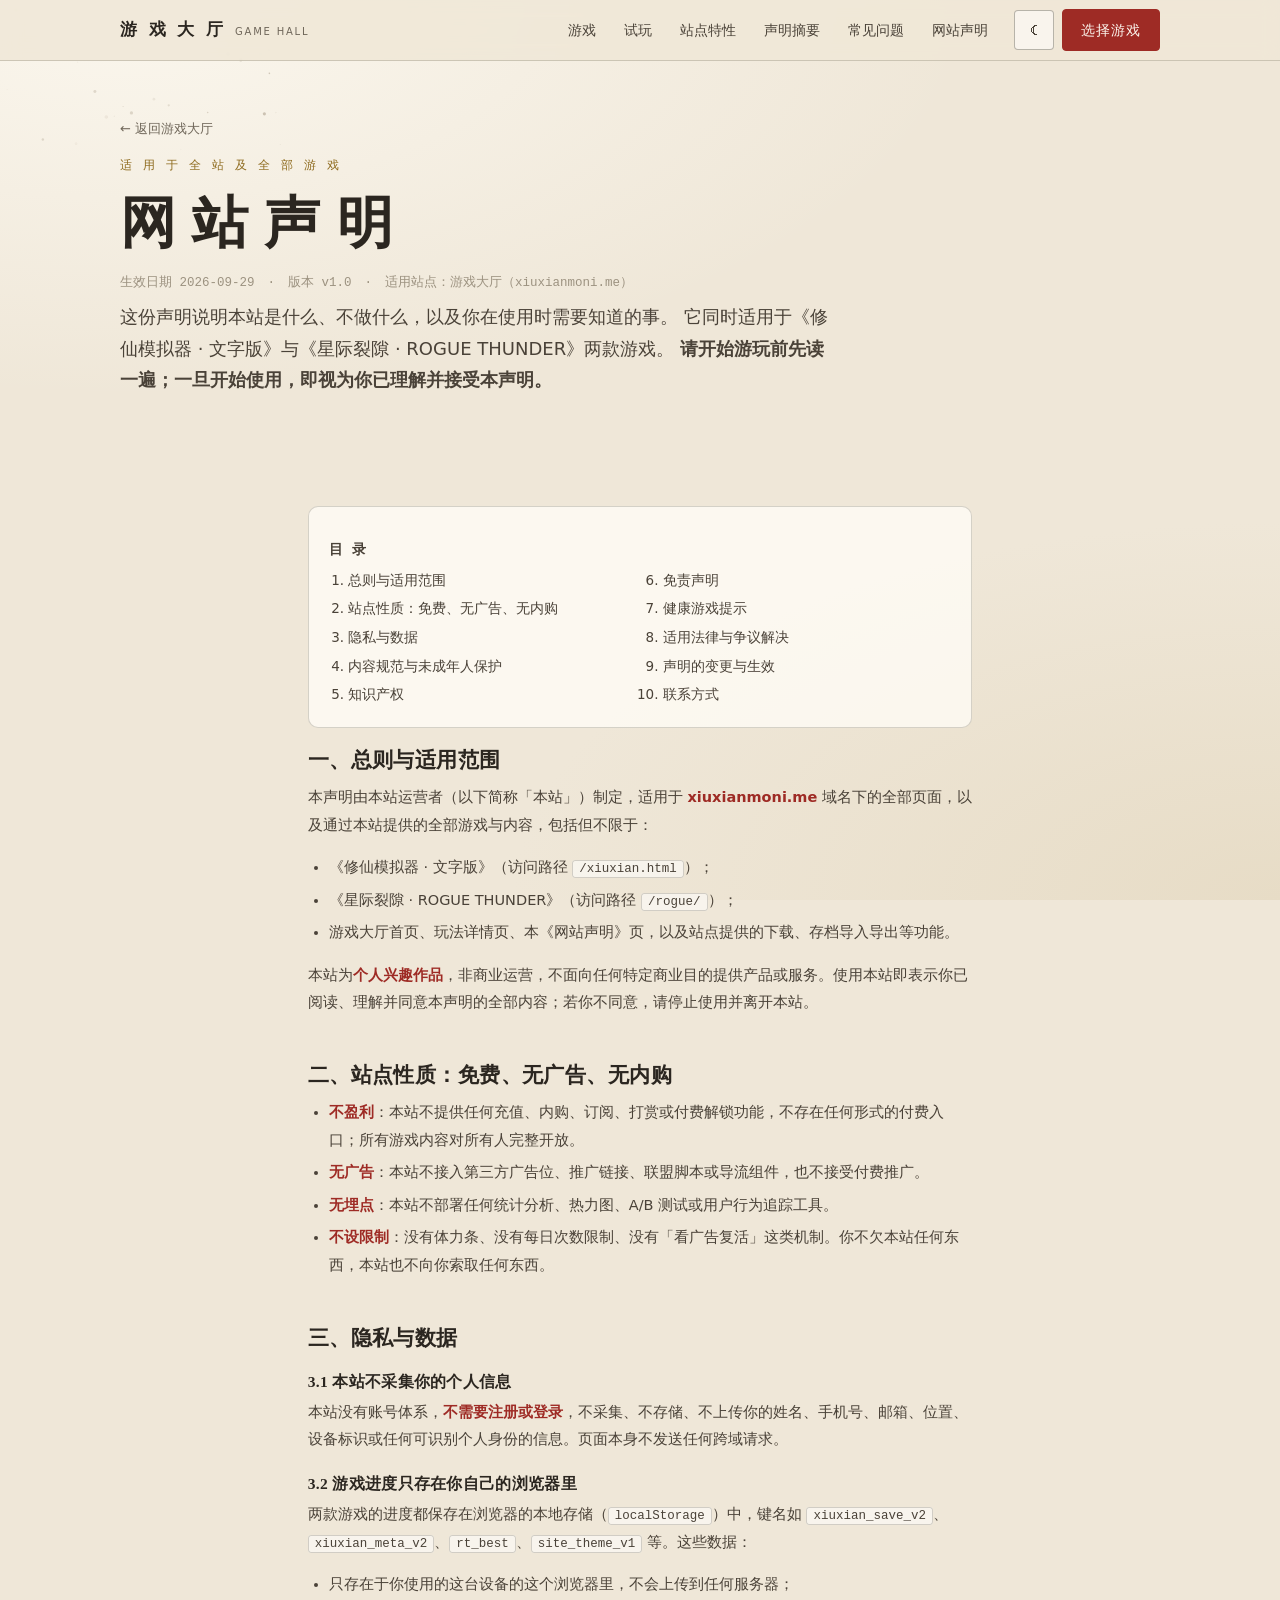
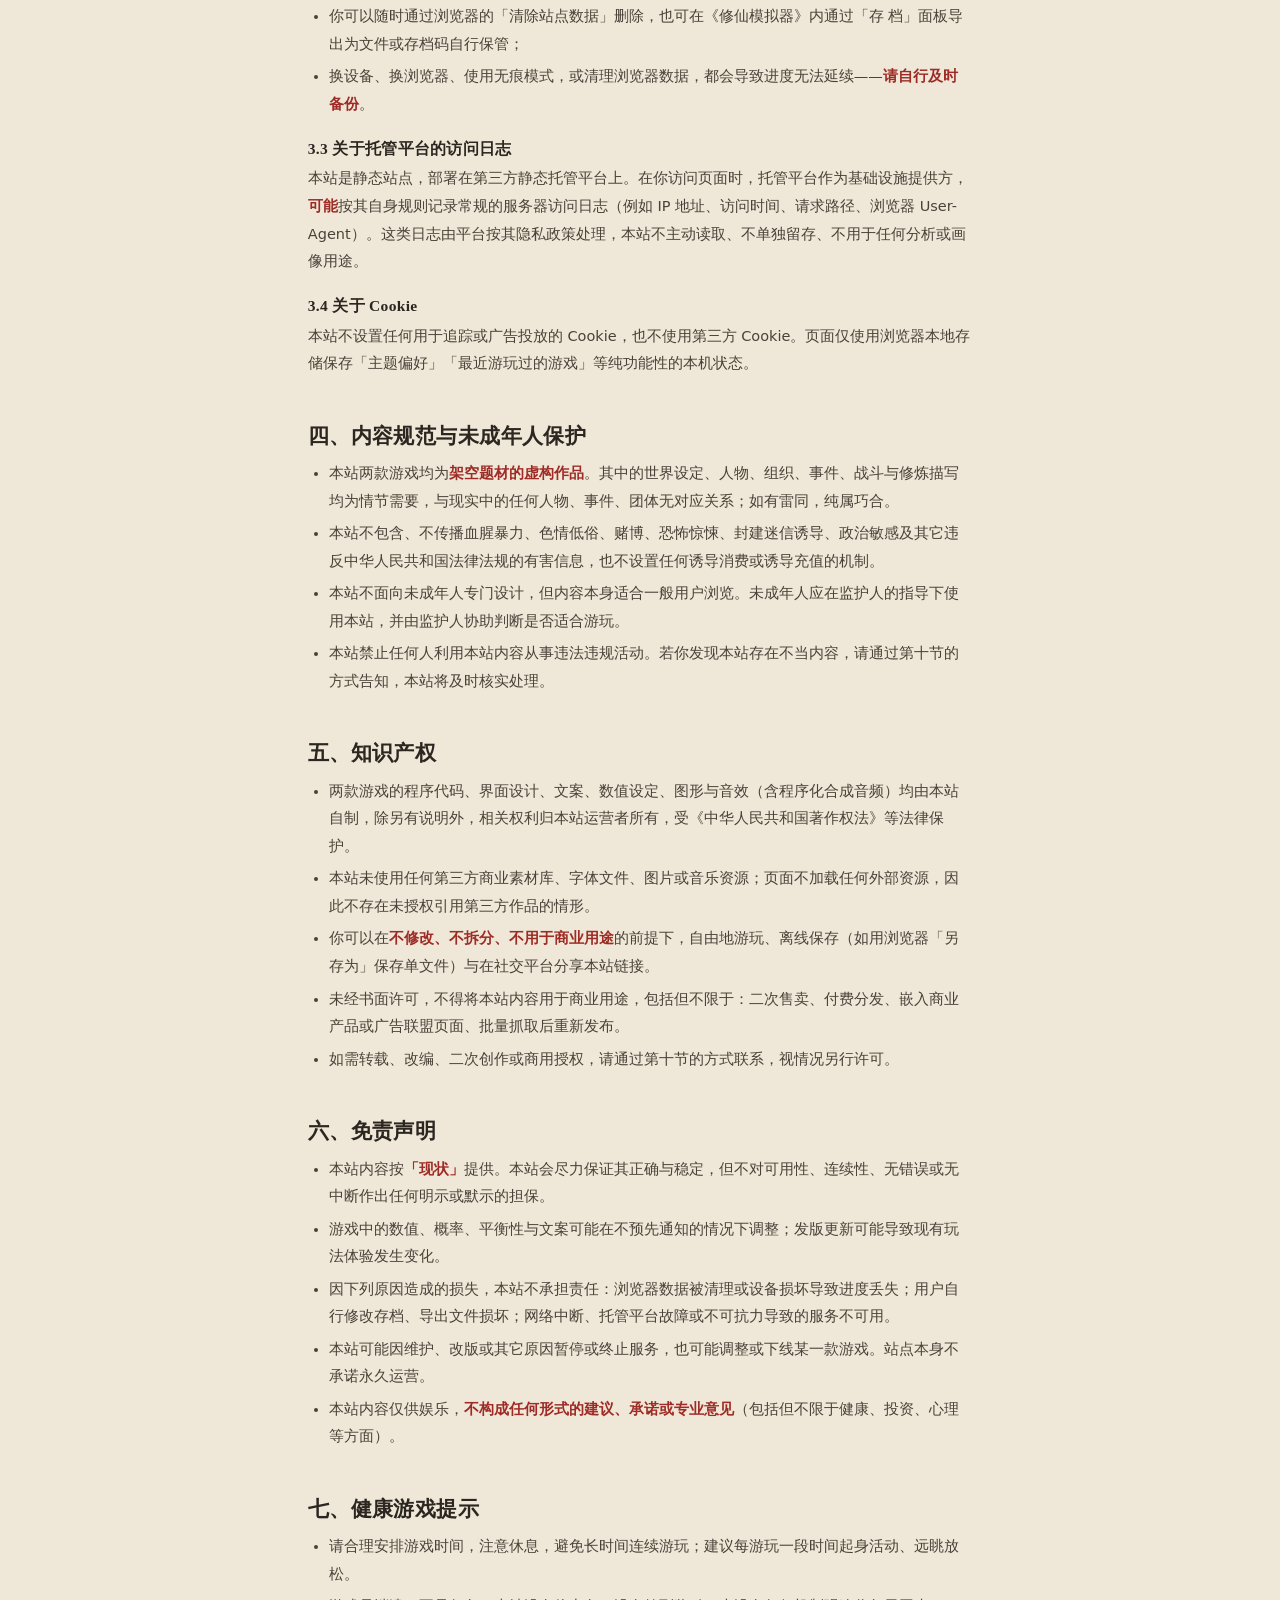
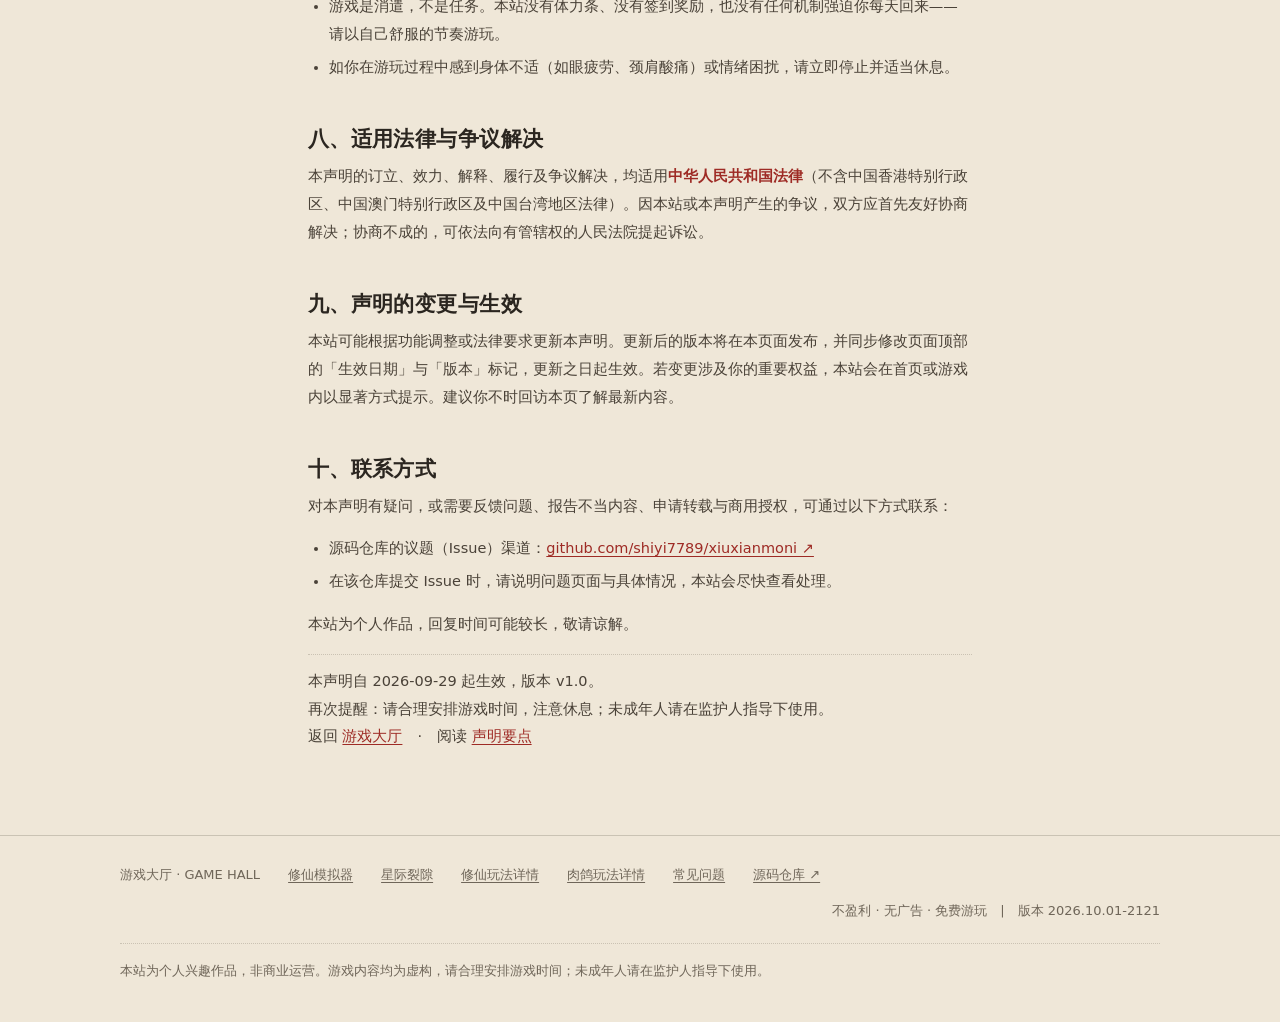
<file: site/notice.html>
<!DOCTYPE html>
<html lang="zh-CN" data-theme="light">
<head>
<meta charset="UTF-8">
<meta name="viewport" content="width=device-width, initial-scale=1, viewport-fit=cover">
<title>网站声明 · 游戏大厅 — 条款、隐私与知识产权</title>
<meta name="description" content="游戏大厅《网站声明》：站点性质（免费、无广告、无内购）、隐私与数据（不注册、不采集、进度只存本机）、内容规范、知识产权、免责条款、未成年人保护与联系方式。">
<meta name="keywords" content="网站声明,用户条款,隐私政策,免责声明,游戏大厅">
<meta name="theme-color" content="#efe7d8" media="(prefers-color-scheme: light)">
<meta name="theme-color" content="#101018" media="(prefers-color-scheme: dark)">
<meta name="color-scheme" content="light dark">
<link rel="canonical" href="https://xiuxianmoni.me/notice.html">
<meta property="og:type" content="article">
<meta property="og:site_name" content="游戏大厅">
<meta property="og:title" content="网站声明 · 游戏大厅">
<meta property="og:description" content="免费、无广告、不采集信息；知识产权、免责条款与未成年人保护说明。">
<meta property="og:url" content="https://xiuxianmoni.me/notice.html">
<meta property="og:locale" content="zh_CN">
<meta name="twitter:card" content="summary">
<meta name="twitter:title" content="网站声明 · 游戏大厅">
<meta name="twitter:description" content="免费、无广告、不采集信息；知识产权、免责条款与未成年人保护说明。">
<link rel="icon" href="data:image/svg+xml,%3Csvg xmlns='http://www.w3.org/2000/svg' viewBox='0 0 32 32'%3E%3Crect width='32' height='32' rx='6' fill='%239e2b25'/%3E%3Ctext x='16' y='23' font-size='19' text-anchor='middle' fill='%23fdf6ee' font-family='serif'%3E%E6%88%8F%3C/text%3E%3C/svg%3E">
<script type="application/ld+json">
{"@context":"https://schema.org","@type":"WebPage","name":"网站声明","url":"https://xiuxianmoni.me/notice.html","inLanguage":"zh-CN","isPartOf":{"@type":"WebSite","name":"游戏大厅","url":"https://xiuxianmoni.me/"},"datePublished":"2026-09-29","dateModified":"2026-09-29"}
</script>
<link rel="stylesheet" href="assets/site.css">
<script>
/* 首帧前定主题，避免浅色页面先闪一下深色 */
(function(){var d=document.documentElement;
try{var t=localStorage.getItem('site_theme_v1');
if(t!=='light'&&t!=='dark'){t=(window.matchMedia&&matchMedia('(prefers-color-scheme: dark)').matches)?'dark':'light';}
d.setAttribute('data-theme',t);}catch(e){d.setAttribute('data-theme','light');}})();
</script>
</head>
<body data-ver="version.json">
<a class="skip" href="#main">跳到主要内容</a>
<canvas id="sky" aria-hidden="true"></canvas>

<header class="hdr">
  <div class="wrap hdr-in">
    <a class="logo" href="./" aria-label="游戏大厅 首页">
      <b>游 戏 大 厅</b><i>GAME HALL</i>
    </a>
    <nav class="nav" aria-label="页面导航">
      <a href="index.html#games">游戏</a>
      <a href="index.html#try">试玩</a>
      <a href="index.html#features">站点特性</a>
      <a href="index.html#notice">声明摘要</a>
      <a href="index.html#faq">常见问题</a>
      <a href="notice.html" aria-current="page">网站声明</a>
    </nav>
    <div class="hdr-act">
      <button class="icon-btn" id="themeBtn" type="button" aria-label="切换明暗主题" title="切换明暗主题">☾</button>
      <a class="btn primary" href="index.html#games">选择游戏</a>
    </div>
  </div>
</header>

<main id="main">
  <section class="doc-hero">
    <div class="wrap">
      <a class="back" href="./">← 返回游戏大厅</a>
      <p class="eyebrow">适 用 于 全 站 及 全 部 游 戏</p>
      <h1>网 站 声 明</h1>
      <p class="doc-meta">生效日期 2026-09-29　·　版本 v1.0　·　适用站点：游戏大厅（xiuxianmoni.me）</p>
      <p class="lead">
        这份声明说明本站是什么、不做什么，以及你在使用时需要知道的事。
        它同时适用于《修仙模拟器 · 文字版》与《星际裂隙 · ROGUE THUNDER》两款游戏。
        <strong>请开始游玩前先读一遍；一旦开始使用，即视为你已理解并接受本声明。</strong>
      </p>
    </div>
  </section>

  <section>
    <div class="wrap doc">
      <nav class="toc rv" aria-label="声明目录">
        <h2>目 录</h2>
        <ol>
          <li><a href="#s1">总则与适用范围</a></li>
          <li><a href="#s2">站点性质：免费、无广告、无内购</a></li>
          <li><a href="#s3">隐私与数据</a></li>
          <li><a href="#s4">内容规范与未成年人保护</a></li>
          <li><a href="#s5">知识产权</a></li>
          <li><a href="#s6">免责声明</a></li>
          <li><a href="#s7">健康游戏提示</a></li>
          <li><a href="#s8">适用法律与争议解决</a></li>
          <li><a href="#s9">声明的变更与生效</a></li>
          <li><a href="#s10">联系方式</a></li>
        </ol>
      </nav>

      <h2 id="s1">一、总则与适用范围</h2>
      <p>本声明由本站运营者（以下简称「本站」）制定，适用于 <span class="k">xiuxianmoni.me</span> 域名下的全部页面，以及通过本站提供的全部游戏与内容，包括但不限于：</p>
      <ul>
        <li>《修仙模拟器 · 文字版》（访问路径 <code>/xiuxian.html</code>）；</li>
        <li>《星际裂隙 · ROGUE THUNDER》（访问路径 <code>/rogue/</code>）；</li>
        <li>游戏大厅首页、玩法详情页、本《网站声明》页，以及站点提供的下载、存档导入导出等功能。</li>
      </ul>
      <p>本站为<span class="k">个人兴趣作品</span>，非商业运营，不面向任何特定商业目的提供产品或服务。使用本站即表示你已阅读、理解并同意本声明的全部内容；若你不同意，请停止使用并离开本站。</p>

      <h2 id="s2">二、站点性质：免费、无广告、无内购</h2>
      <ul>
        <li><span class="k">不盈利</span>：本站不提供任何充值、内购、订阅、打赏或付费解锁功能，不存在任何形式的付费入口；所有游戏内容对所有人完整开放。</li>
        <li><span class="k">无广告</span>：本站不接入第三方广告位、推广链接、联盟脚本或导流组件，也不接受付费推广。</li>
        <li><span class="k">无埋点</span>：本站不部署任何统计分析、热力图、A/B 测试或用户行为追踪工具。</li>
        <li><span class="k">不设限制</span>：没有体力条、没有每日次数限制、没有「看广告复活」这类机制。你不欠本站任何东西，本站也不向你索取任何东西。</li>
      </ul>

      <h2 id="s3">三、隐私与数据</h2>
      <h3>3.1 本站不采集你的个人信息</h3>
      <p>本站没有账号体系，<span class="k">不需要注册或登录</span>，不采集、不存储、不上传你的姓名、手机号、邮箱、位置、设备标识或任何可识别个人身份的信息。页面本身不发送任何跨域请求。</p>
      <h3>3.2 游戏进度只存在你自己的浏览器里</h3>
      <p>两款游戏的进度都保存在浏览器的本地存储（<code>localStorage</code>）中，键名如 <code>xiuxian_save_v2</code>、<code>xiuxian_meta_v2</code>、<code>rt_best</code>、<code>site_theme_v1</code> 等。这些数据：</p>
      <ul>
        <li>只存在于你使用的这台设备的这个浏览器里，不会上传到任何服务器；</li>
        <li>你可以随时通过浏览器的「清除站点数据」删除，也可在《修仙模拟器》内通过「存 档」面板导出为文件或存档码自行保管；</li>
        <li>换设备、换浏览器、使用无痕模式，或清理浏览器数据，都会导致进度无法延续——<span class="k">请自行及时备份</span>。</li>
      </ul>
      <h3>3.3 关于托管平台的访问日志</h3>
      <p>本站是静态站点，部署在第三方静态托管平台上。在你访问页面时，托管平台作为基础设施提供方，<span class="k">可能</span>按其自身规则记录常规的服务器访问日志（例如 IP 地址、访问时间、请求路径、浏览器 User-Agent）。这类日志由平台按其隐私政策处理，本站不主动读取、不单独留存、不用于任何分析或画像用途。</p>
      <h3>3.4 关于 Cookie</h3>
      <p>本站不设置任何用于追踪或广告投放的 Cookie，也不使用第三方 Cookie。页面仅使用浏览器本地存储保存「主题偏好」「最近游玩过的游戏」等纯功能性的本机状态。</p>

      <h2 id="s4">四、内容规范与未成年人保护</h2>
      <ul>
        <li>本站两款游戏均为<span class="k">架空题材的虚构作品</span>。其中的世界设定、人物、组织、事件、战斗与修炼描写均为情节需要，与现实中的任何人物、事件、团体无对应关系；如有雷同，纯属巧合。</li>
        <li>本站不包含、不传播血腥暴力、色情低俗、赌博、恐怖惊悚、封建迷信诱导、政治敏感及其它违反中华人民共和国法律法规的有害信息，也不设置任何诱导消费或诱导充值的机制。</li>
        <li>本站不面向未成年人专门设计，但内容本身适合一般用户浏览。未成年人应在监护人的指导下使用本站，并由监护人协助判断是否适合游玩。</li>
        <li>本站禁止任何人利用本站内容从事违法违规活动。若你发现本站存在不当内容，请通过第十节的方式告知，本站将及时核实处理。</li>
      </ul>

      <h2 id="s5">五、知识产权</h2>
      <ul>
        <li>两款游戏的程序代码、界面设计、文案、数值设定、图形与音效（含程序化合成音频）均由本站自制，除另有说明外，相关权利归本站运营者所有，受《中华人民共和国著作权法》等法律保护。</li>
        <li>本站未使用任何第三方商业素材库、字体文件、图片或音乐资源；页面不加载任何外部资源，因此不存在未授权引用第三方作品的情形。</li>
        <li>你可以在<span class="k">不修改、不拆分、不用于商业用途</span>的前提下，自由地游玩、离线保存（如用浏览器「另存为」保存单文件）与在社交平台分享本站链接。</li>
        <li>未经书面许可，不得将本站内容用于商业用途，包括但不限于：二次售卖、付费分发、嵌入商业产品或广告联盟页面、批量抓取后重新发布。</li>
        <li>如需转载、改编、二次创作或商用授权，请通过第十节的方式联系，视情况另行许可。</li>
      </ul>

      <h2 id="s6">六、免责声明</h2>
      <ul>
        <li>本站内容按<span class="k">「现状」</span>提供。本站会尽力保证其正确与稳定，但不对可用性、连续性、无错误或无中断作出任何明示或默示的担保。</li>
        <li>游戏中的数值、概率、平衡性与文案可能在不预先通知的情况下调整；发版更新可能导致现有玩法体验发生变化。</li>
        <li>因下列原因造成的损失，本站不承担责任：浏览器数据被清理或设备损坏导致进度丢失；用户自行修改存档、导出文件损坏；网络中断、托管平台故障或不可抗力导致的服务不可用。</li>
        <li>本站可能因维护、改版或其它原因暂停或终止服务，也可能调整或下线某一款游戏。站点本身不承诺永久运营。</li>
        <li>本站内容仅供娱乐，<span class="k">不构成任何形式的建议、承诺或专业意见</span>（包括但不限于健康、投资、心理等方面）。</li>
      </ul>

      <h2 id="s7">七、健康游戏提示</h2>
      <ul>
        <li>请合理安排游戏时间，注意休息，避免长时间连续游玩；建议每游玩一段时间起身活动、远眺放松。</li>
        <li>游戏是消遣，不是任务。本站没有体力条、没有签到奖励，也没有任何机制强迫你每天回来——请以自己舒服的节奏游玩。</li>
        <li>如你在游玩过程中感到身体不适（如眼疲劳、颈肩酸痛）或情绪困扰，请立即停止并适当休息。</li>
      </ul>

      <h2 id="s8">八、适用法律与争议解决</h2>
      <p>本声明的订立、效力、解释、履行及争议解决，均适用<span class="k">中华人民共和国法律</span>（不含中国香港特别行政区、中国澳门特别行政区及中国台湾地区法律）。因本站或本声明产生的争议，双方应首先友好协商解决；协商不成的，可依法向有管辖权的人民法院提起诉讼。</p>

      <h2 id="s9">九、声明的变更与生效</h2>
      <p>本站可能根据功能调整或法律要求更新本声明。更新后的版本将在本页面发布，并同步修改页面顶部的「生效日期」与「版本」标记，更新之日起生效。若变更涉及你的重要权益，本站会在首页或游戏内以显著方式提示。建议你不时回访本页了解最新内容。</p>

      <h2 id="s10">十、联系方式</h2>
      <p>对本声明有疑问，或需要反馈问题、报告不当内容、申请转载与商用授权，可通过以下方式联系：</p>
      <ul>
        <li>源码仓库的议题（Issue）渠道：<a href="https://github.com/shiyi7789/xiuxianmoni" target="_blank" rel="noopener">github.com/shiyi7789/xiuxianmoni ↗</a></li>
        <li>在该仓库提交 Issue 时，请说明问题页面与具体情况，本站会尽快查看处理。</li>
      </ul>
      <p class="muted">本站为个人作品，回复时间可能较长，敬请谅解。</p>

      <p class="fineprint">
        本声明自 2026-09-29 起生效，版本 v1.0。<br>
        再次提醒：请合理安排游戏时间，注意休息；未成年人请在监护人指导下使用。<br>
        返回 <a href="index.html">游戏大厅</a>　·　阅读 <a href="index.html#notice">声明要点</a>
      </p>
    </div>
  </section>
</main>

<footer>
  <div class="wrap foot-grid">
    <span>游戏大厅 · GAME HALL</span>
    <a href="xiuxian.html">修仙模拟器</a>
    <a href="rogue/">星际裂隙</a>
    <a href="xiuxian-info.html">修仙玩法详情</a>
    <a href="rogue-info.html">肉鸽玩法详情</a>
    <a href="index.html#faq">常见问题</a>
    <a href="https://github.com/shiyi7789/xiuxianmoni" target="_blank" rel="noopener">源码仓库 ↗</a>
    <span class="push muted">不盈利 · 无广告 · 免费游玩　|　版本 <span id="verText">2026.09.16-2118</span></span>
    <div class="foot-note muted">
      <p>本站为个人兴趣作品，非商业运营。游戏内容均为虚构，请合理安排游戏时间；未成年人请在监护人指导下使用。</p>
    </div>
  </div>
</footer>

<div class="upd" id="updBar" hidden role="status" aria-live="polite">
  <span>发现新版本 <b id="updVer"></b>，刷新即可载入</span>
  <button type="button" id="updBtn">刷 新</button>
</div>

<script src="assets/site.js"></script>
</body>
</html>
</file>
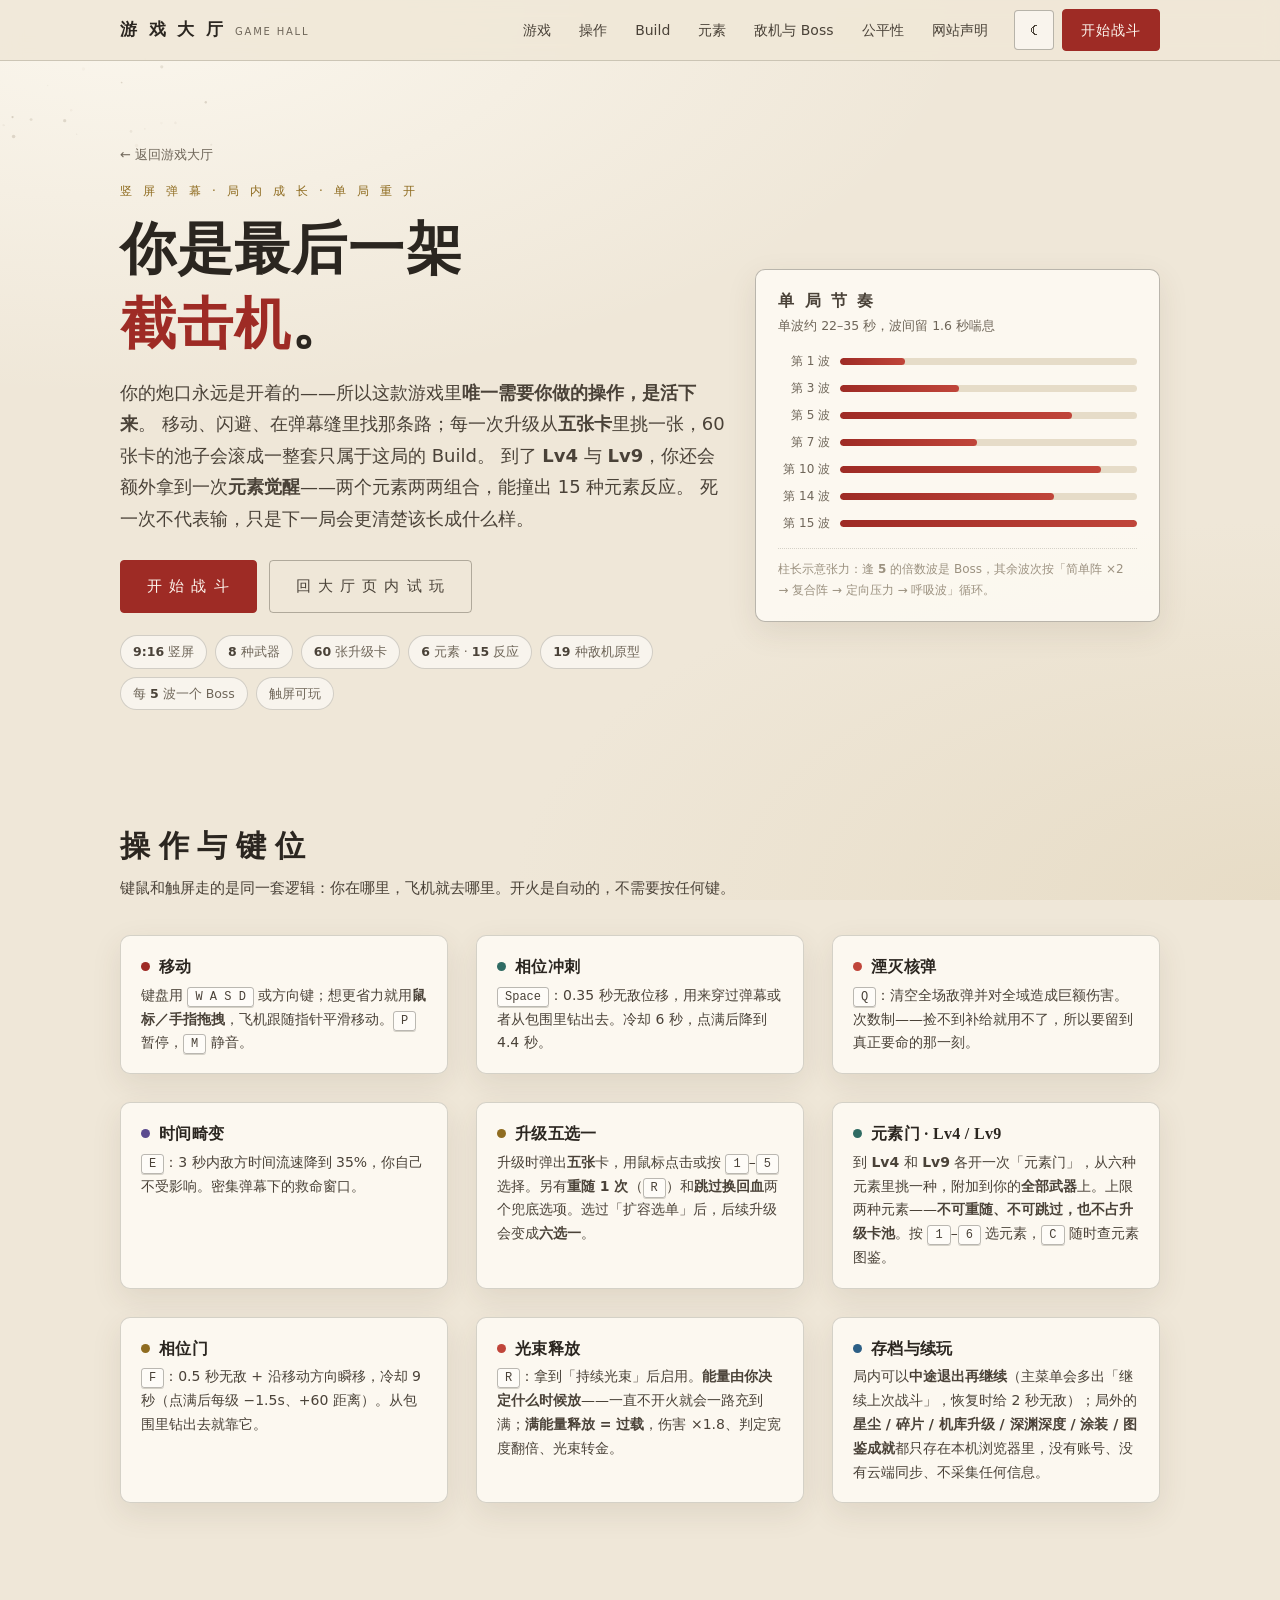
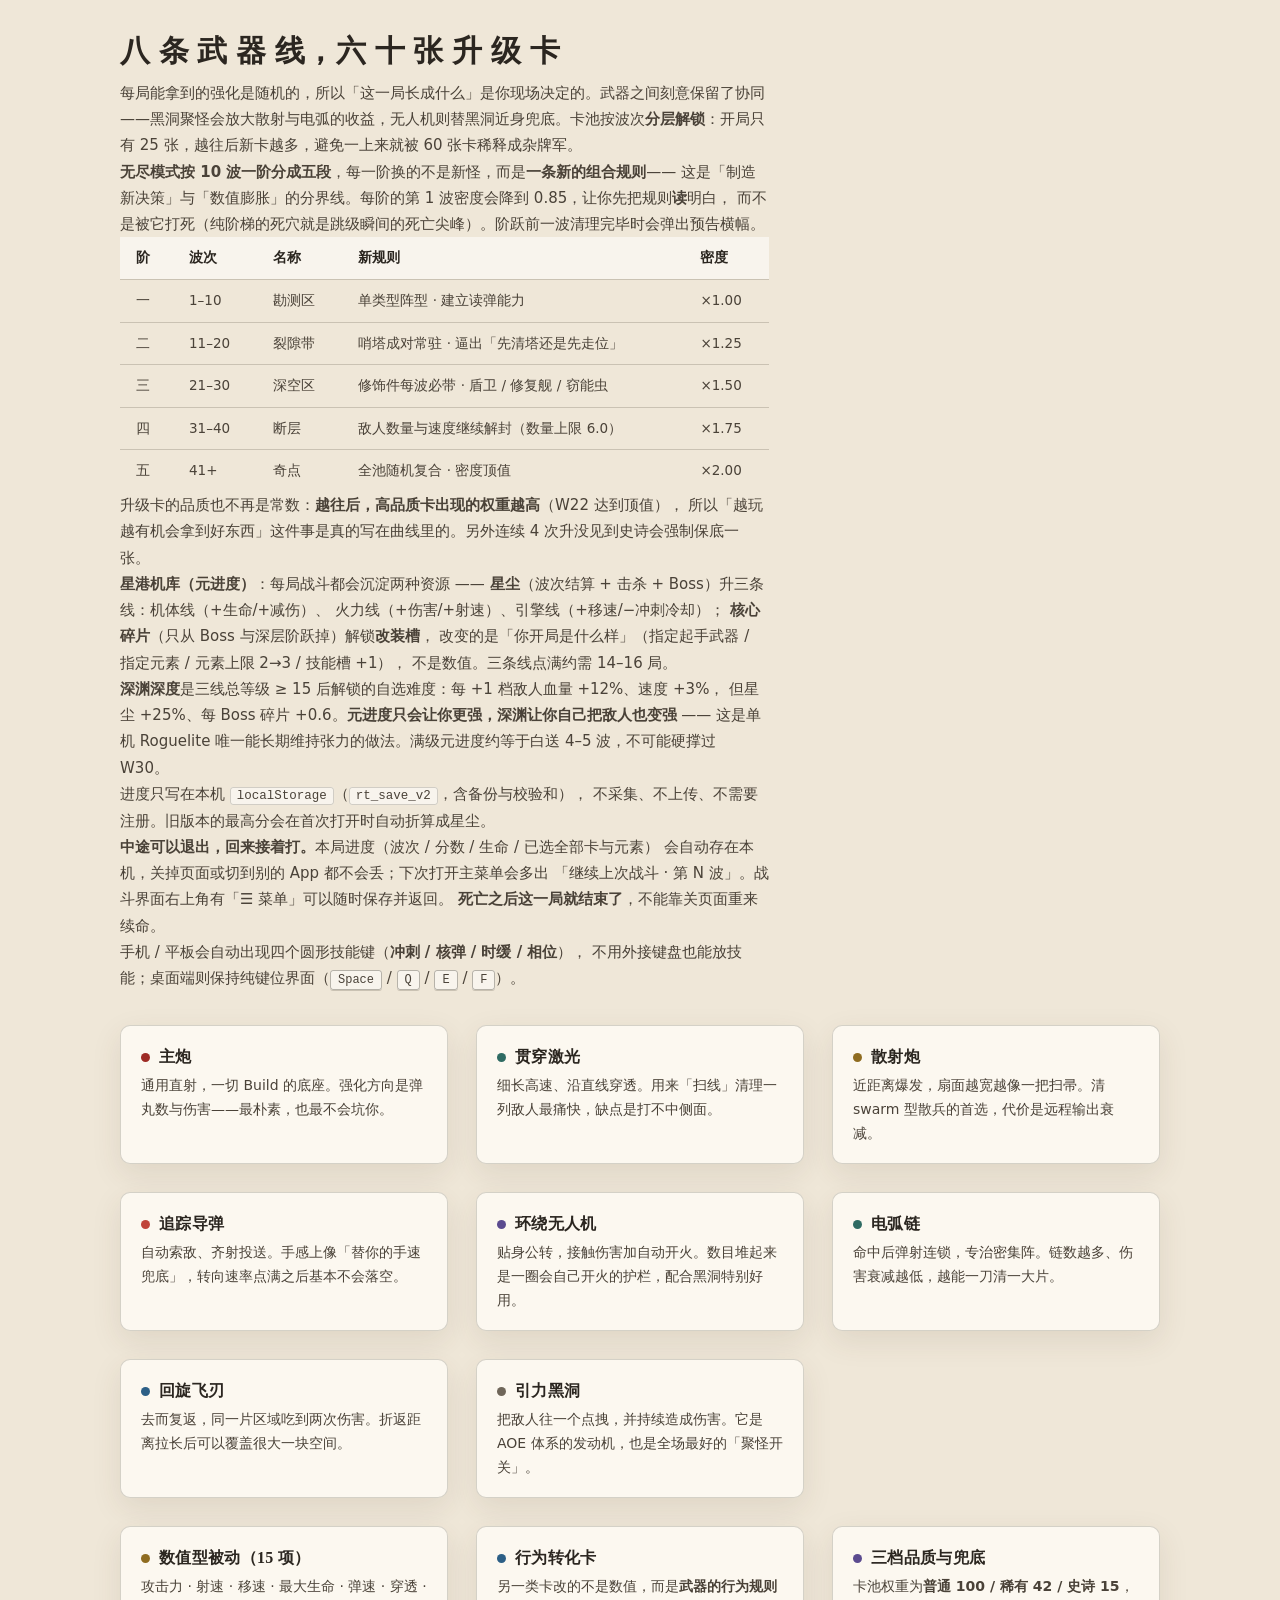
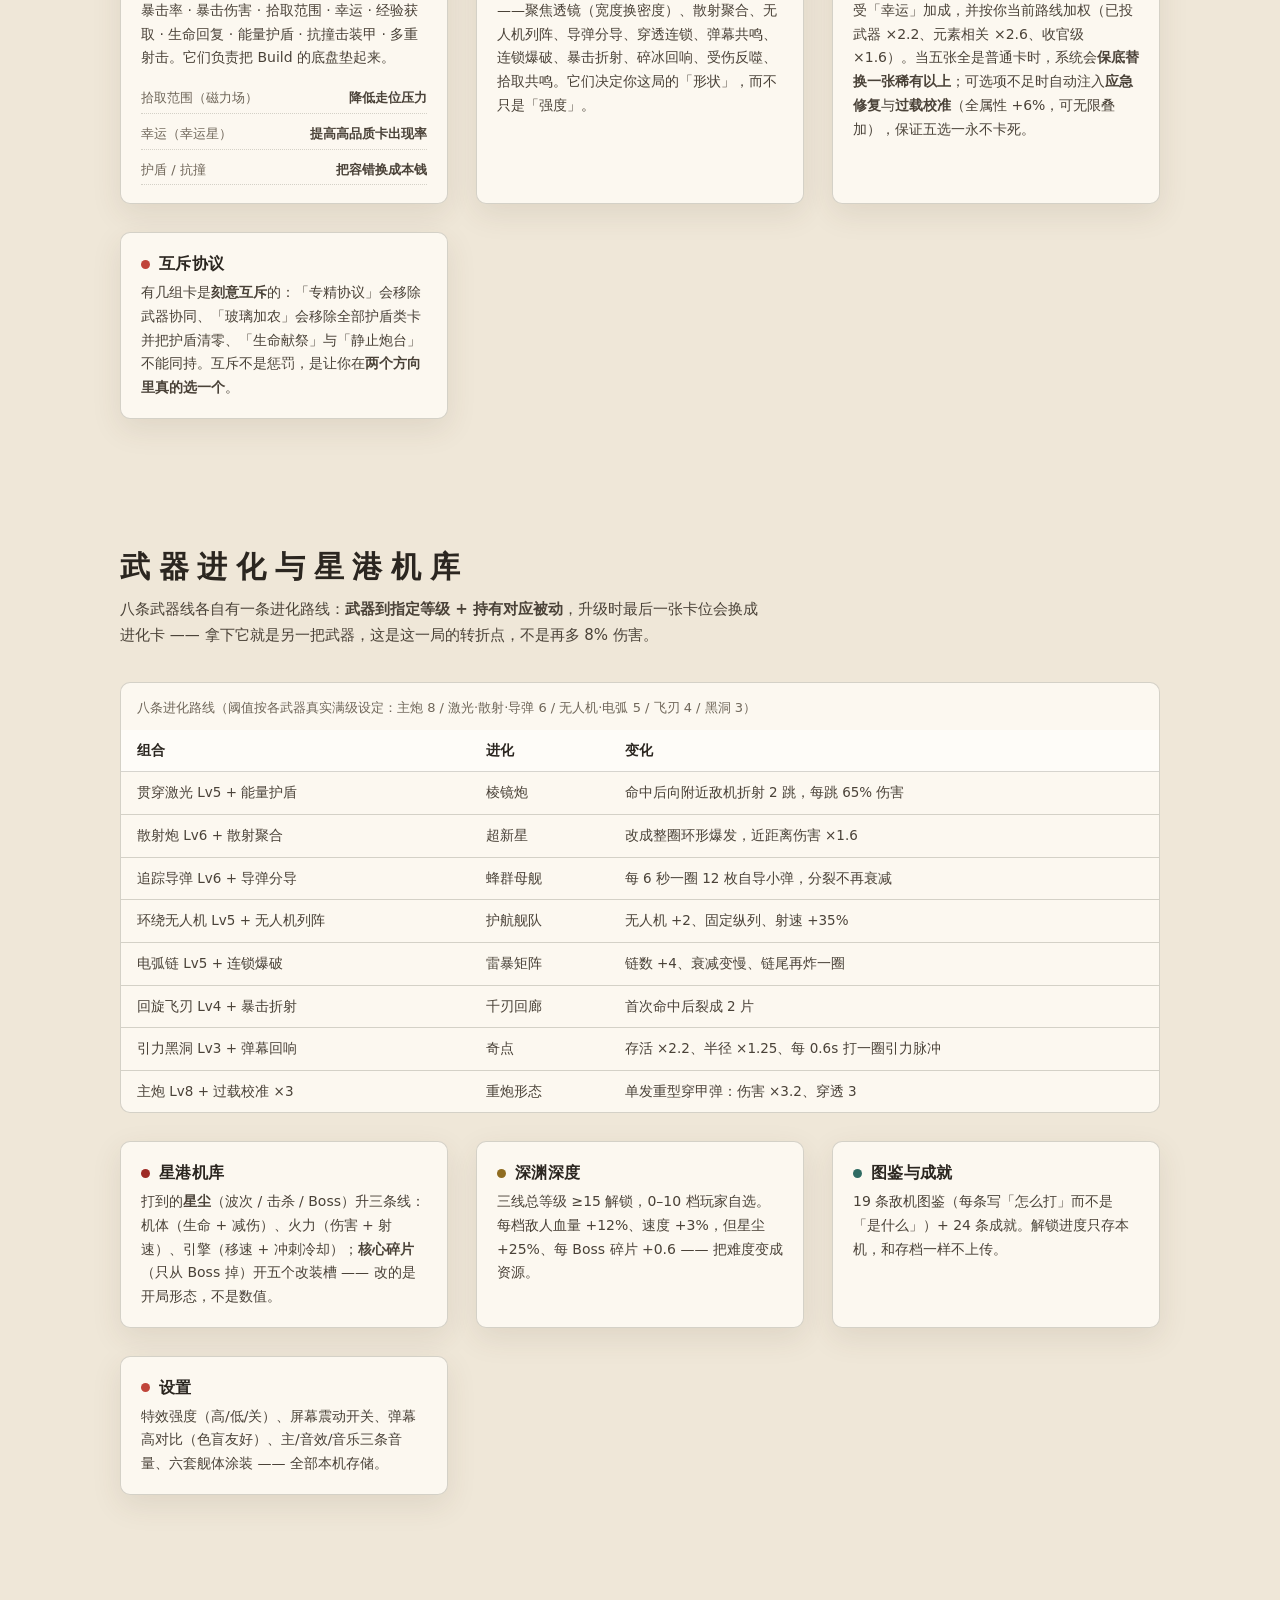
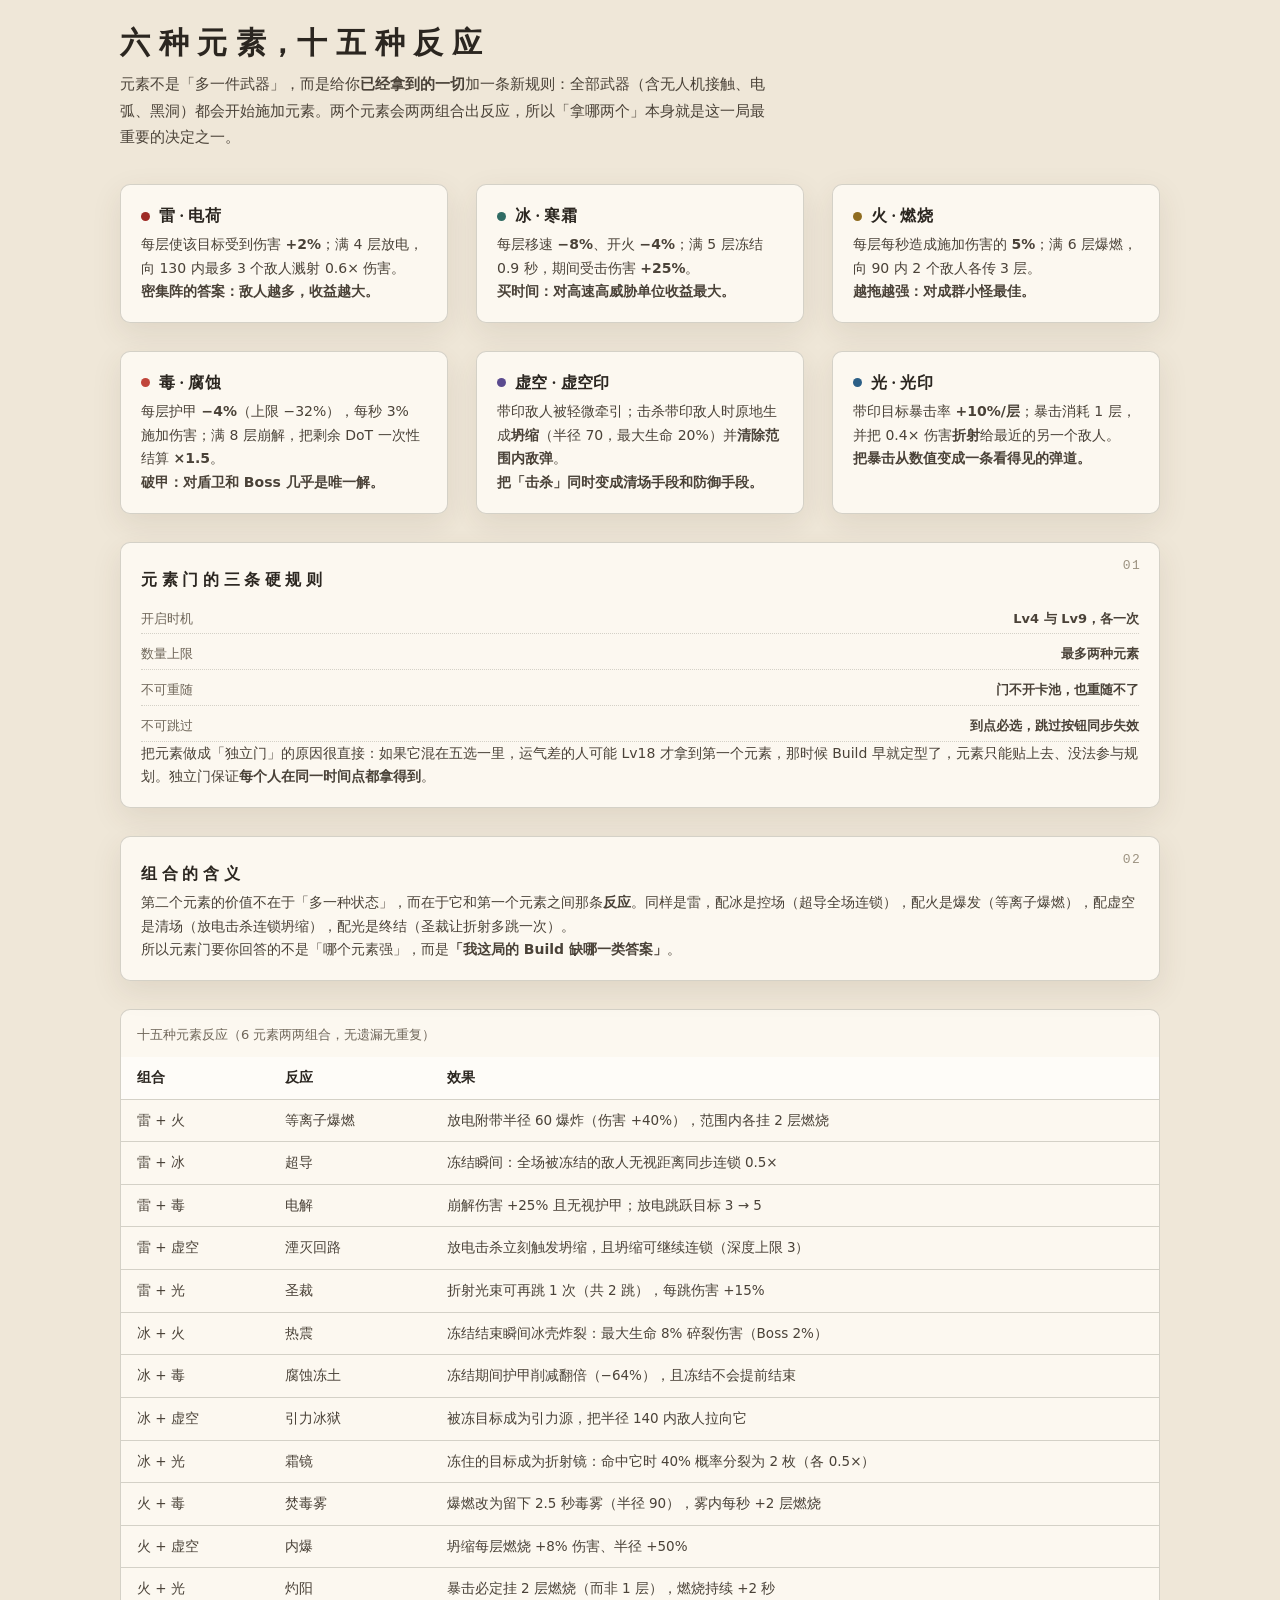
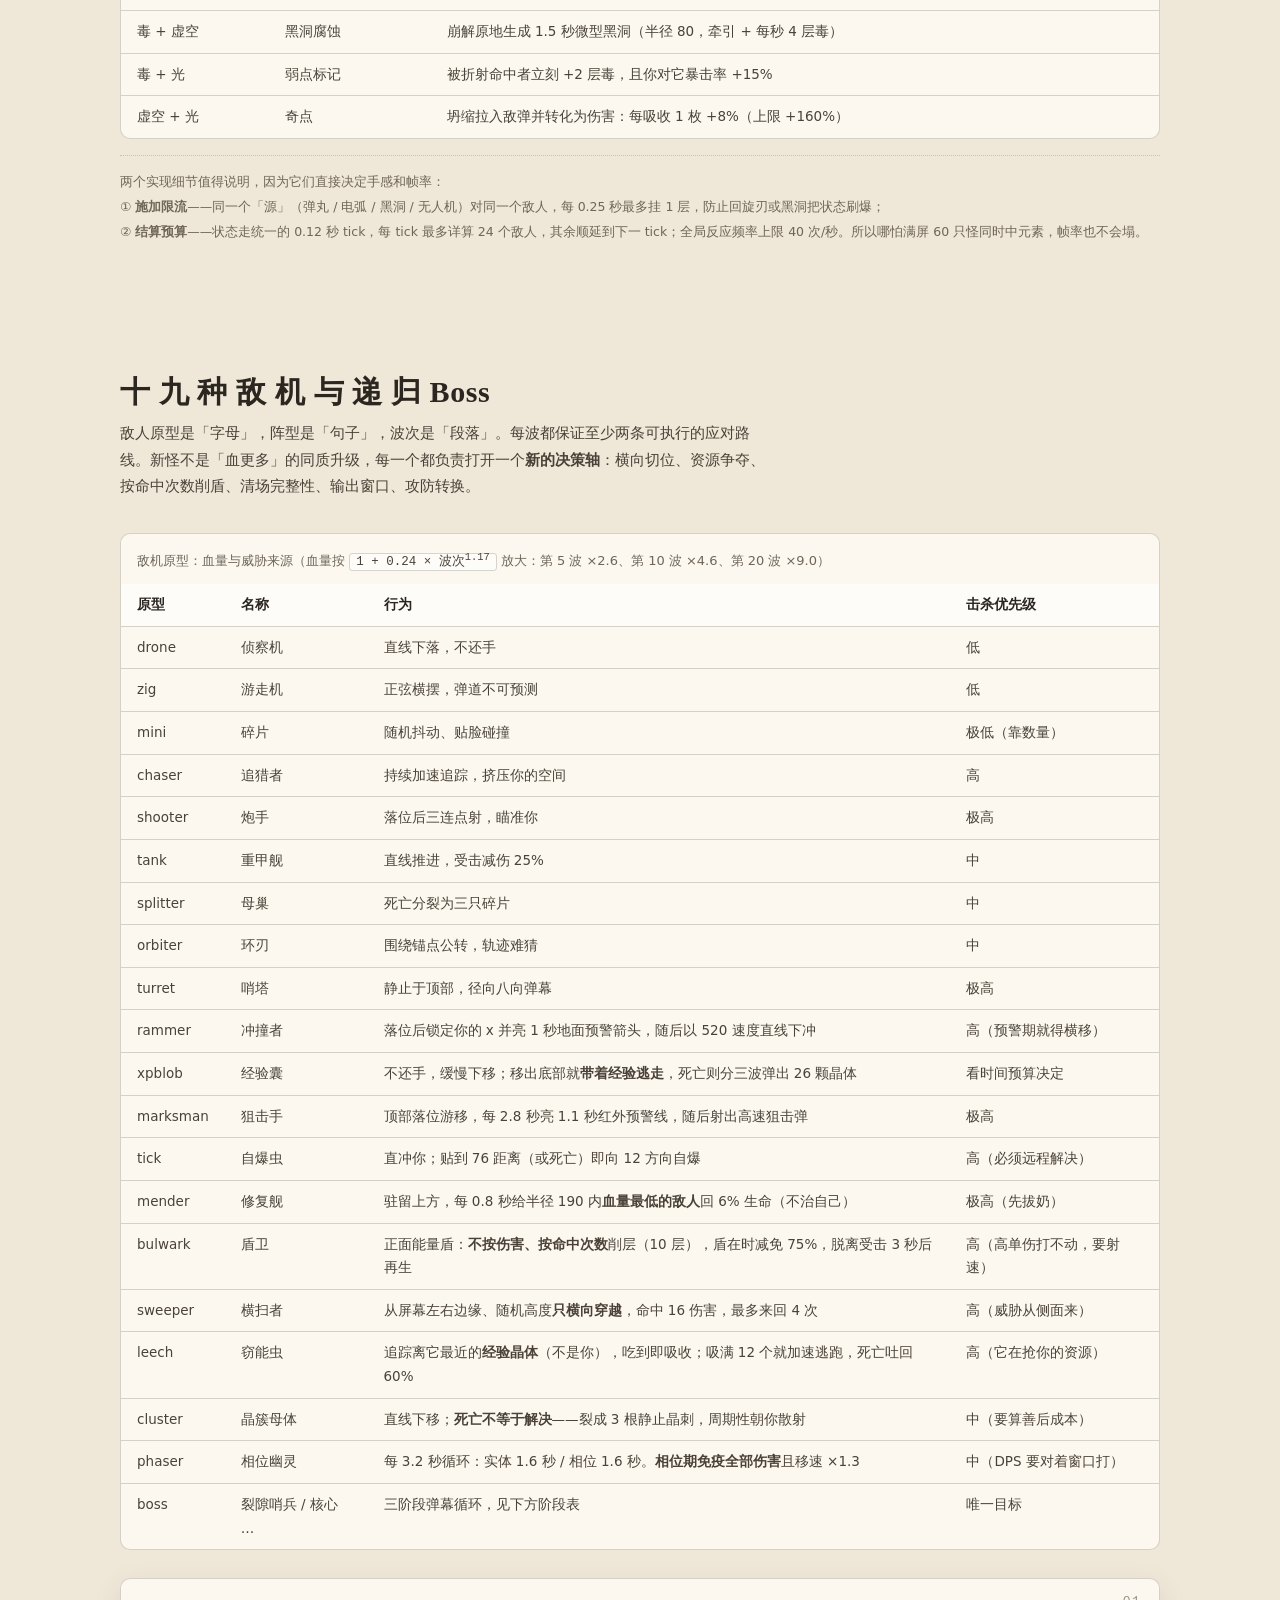
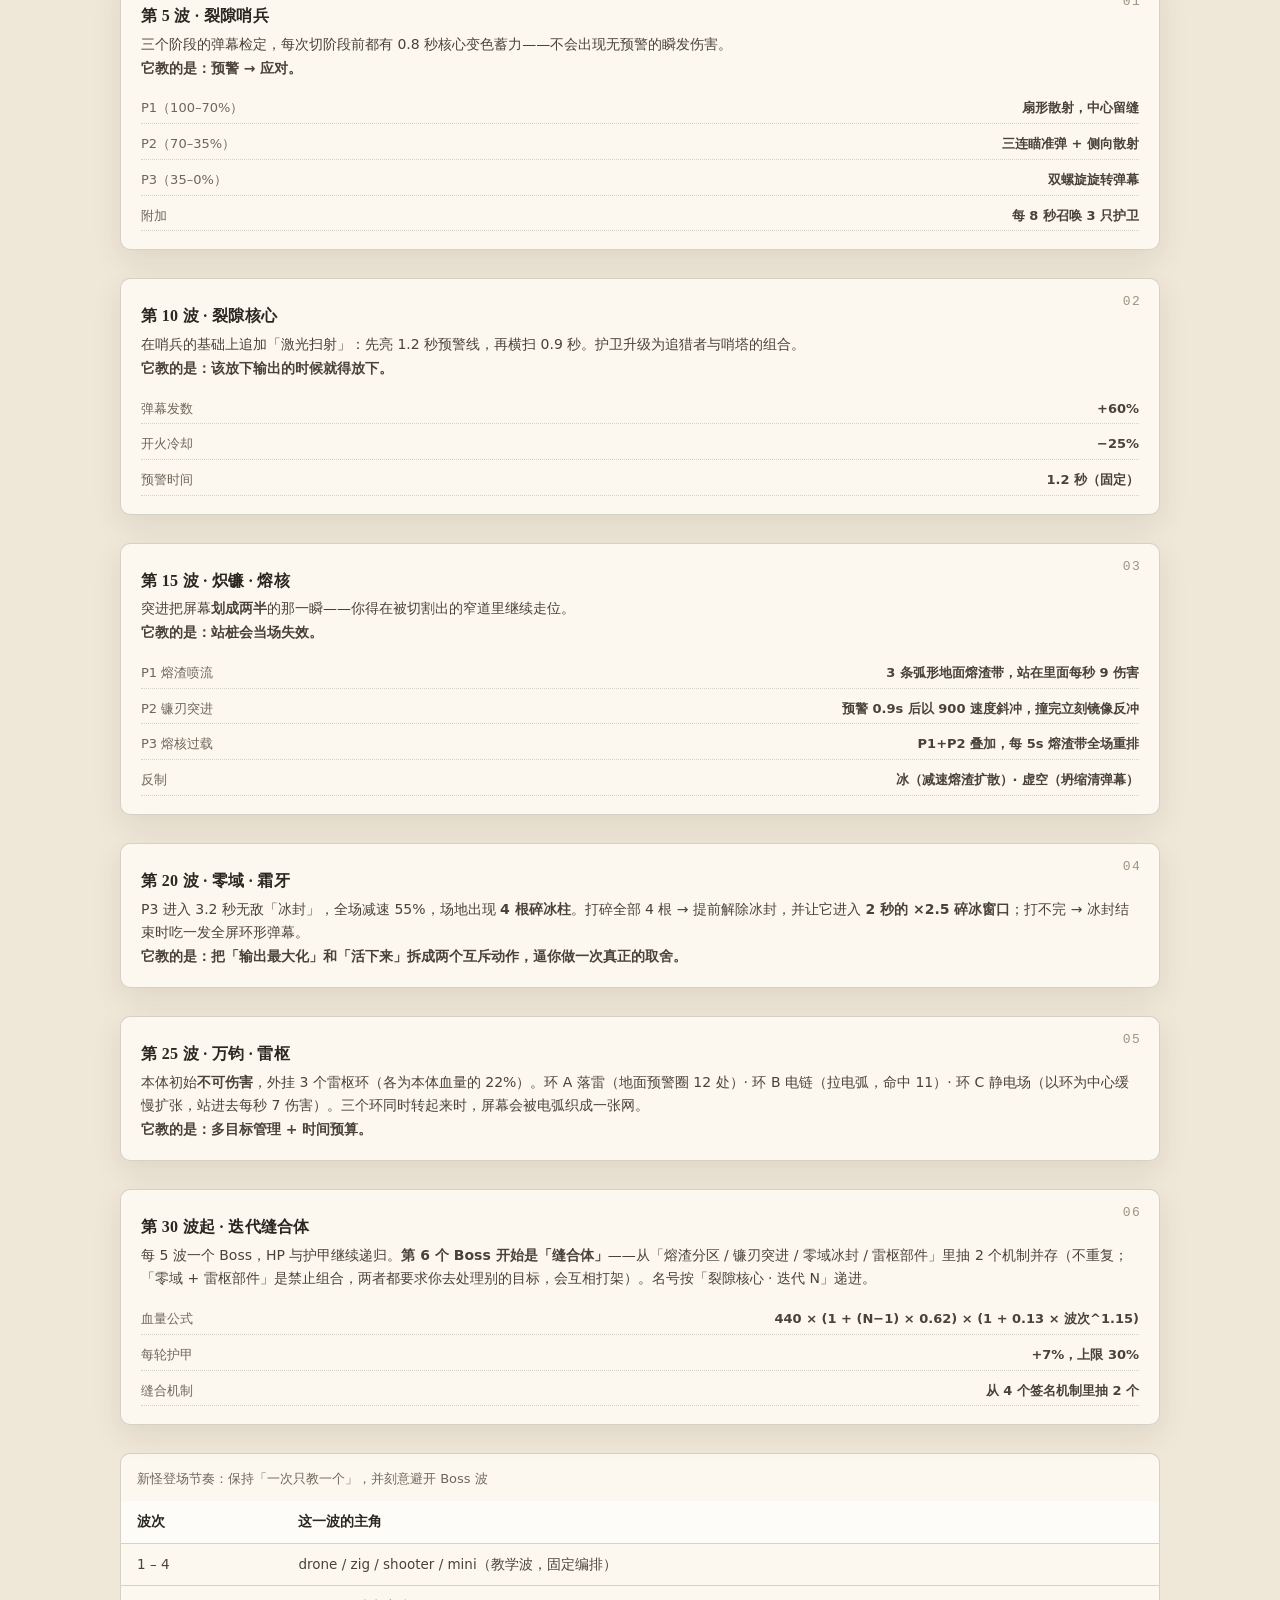
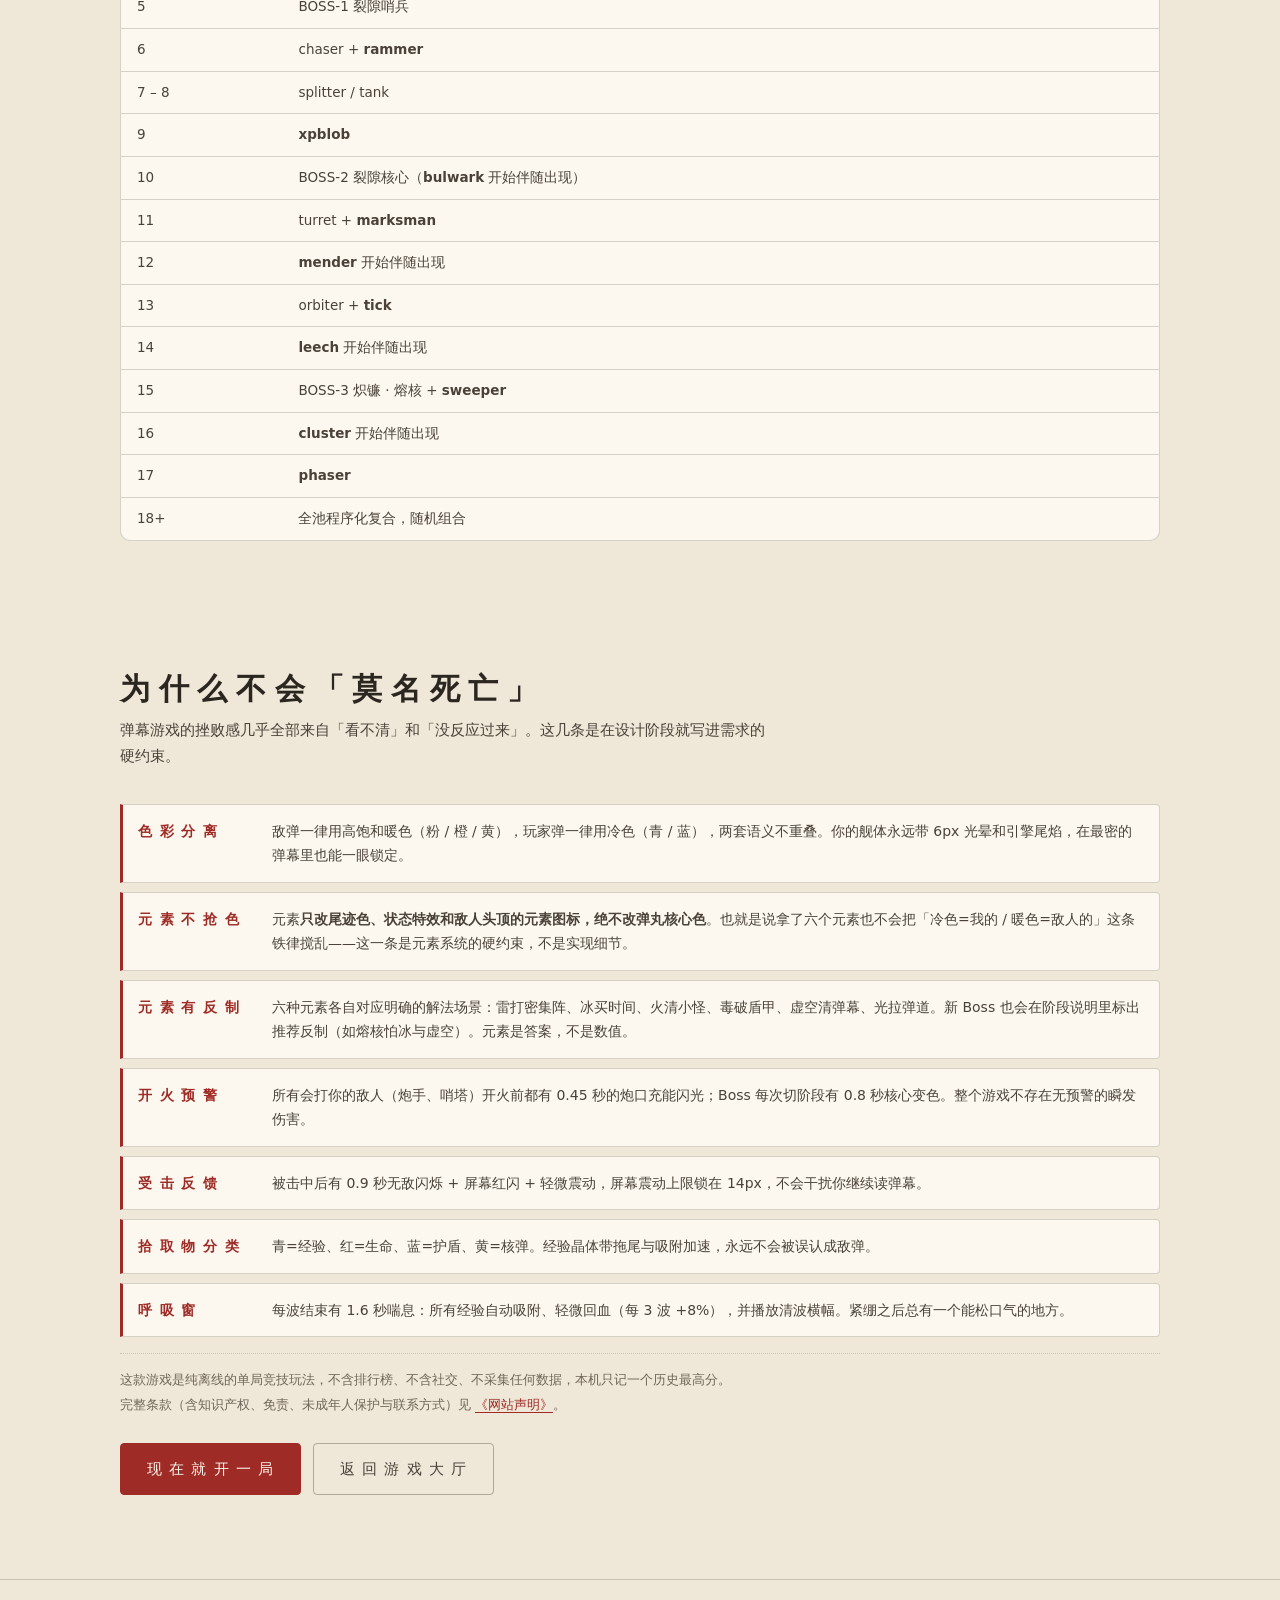
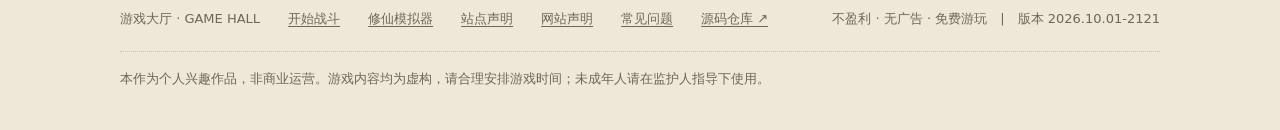
<file: site/rogue-info.html>
<!DOCTYPE html>
<html lang="zh-CN" data-theme="light">
<head>
<meta charset="UTF-8">
<meta name="viewport" content="width=device-width, initial-scale=1, viewport-fit=cover">
<title>星际裂隙 · 玩法详情 — 竖屏弹幕 Roguelite 游戏</title>
<meta name="description" content="《星际裂隙 · ROGUE THUNDER》玩法详情：自动开火 + 走位闪避，8 种武器、60 张升级卡五选一、6 元素 × 15 种元素反应、19 种敌机原型、5 个 Boss 起递归缝合。附元素门规则、操作键位、Boss 阶段表与公平性说明。">
<meta name="keywords" content="星际裂隙,ROGUE THUNDER,弹幕射击,Roguelite,竖屏游戏,离线网页游戏,玩法详情">
<meta name="theme-color" content="#efe7d8" media="(prefers-color-scheme: light)">
<meta name="theme-color" content="#101018" media="(prefers-color-scheme: dark)">
<meta name="color-scheme" content="light dark">
<link rel="canonical" href="https://xiuxianmoni.me/rogue-info.html">
<meta property="og:type" content="article">
<meta property="og:site_name" content="游戏大厅">
<meta property="og:title" content="星际裂隙 · 玩法详情">
<meta property="og:description" content="自动开火，你只负责走位。8 种武器、60 张升级卡五选一、6 元素两两组合出 15 种反应；19 种敌机原型，每 5 波一个递归 Boss。">
<meta property="og:url" content="https://xiuxianmoni.me/rogue-info.html">
<meta property="og:locale" content="zh_CN">
<meta name="twitter:card" content="summary">
<meta name="twitter:title" content="星际裂隙 · 玩法详情">
<meta name="twitter:description" content="竖屏弹幕 Roguelite：自动开火，你只负责走位。">
<link rel="icon" href="data:image/svg+xml,%3Csvg xmlns='http://www.w3.org/2000/svg' viewBox='0 0 32 32'%3E%3Crect width='32' height='32' rx='6' fill='%239e2b25'/%3E%3Ctext x='16' y='23' font-size='19' text-anchor='middle' fill='%23fdf6ee' font-family='serif'%3E%E6%88%8F%3C/text%3E%3C/svg%3E">
<script type="application/ld+json">
{"@context":"https://schema.org","@type":"VideoGame","name":"星际裂隙 · ROGUE THUNDER","url":"https://xiuxianmoni.me/rogue/","description":"竖屏弹幕 Roguelite，自动开火 + 走位闪避 + 升级五选一 + 六元素觉醒与元素反应","genre":["弹幕射击","Roguelite","街机"],"gamePlatform":["Web","Mobile Web"],"applicationCategory":"Game","operatingSystem":"任意支持现代浏览器的系统","inLanguage":"zh-CN","offers":{"@type":"Offer","price":"0","priceCurrency":"CNY"},"numberOfPlayers":{"@type":"QuantitativeValue","value":1}}
</script>
<link rel="stylesheet" href="assets/site.css">
<script>
/* 首帧前定主题，避免浅色页面先闪一下深色 */
(function(){var d=document.documentElement;
try{var t=localStorage.getItem('site_theme_v1');
if(t!=='light'&&t!=='dark'){t=(window.matchMedia&&matchMedia('(prefers-color-scheme: dark)').matches)?'dark':'light';}
d.setAttribute('data-theme',t);}catch(e){d.setAttribute('data-theme','light');}})();
</script>
</head>
<body data-ver="version.json">
<a class="skip" href="#main">跳到主要内容</a>
<canvas id="sky" aria-hidden="true"></canvas>

<header class="hdr">
  <div class="wrap hdr-in">
    <a class="logo" href="./" aria-label="游戏大厅 首页">
      <b>游 戏 大 厅</b><i>GAME HALL</i>
    </a>
    <nav class="nav" aria-label="页面导航">
      <a href="index.html#games">游戏</a>
      <a href="#howto">操作</a>
      <a href="#build">Build</a>
      <a href="#elem">元素</a>
      <a href="#waves">敌机与 Boss</a>
      <a href="#fair">公平性</a>
      <a href="notice.html">网站声明</a>
    </nav>
    <div class="hdr-act">
      <button class="icon-btn" id="themeBtn" type="button" aria-label="切换明暗主题" title="切换明暗主题">☾</button>
      <a class="btn primary" href="rogue/">开始战斗</a>
    </div>
  </div>
</header>

<main id="main">
  <section class="hero">
    <div class="wrap">
      <a class="back" href="./">← 返回游戏大厅</a>
    </div>
    <div class="wrap hero-grid">
      <div>
        <p class="eyebrow">竖 屏 弹 幕 · 局 内 成 长 · 单 局 重 开</p>
        <h1>你是最后一架<br><em>截击机</em>。</h1>
        <p class="lead">
          你的炮口永远是开着的——所以这款游戏里<strong>唯一需要你做的操作，是活下来</strong>。
          移动、闪避、在弹幕缝里找那条路；每一次升级从<strong>五张卡</strong>里挑一张，60 张卡的池子会滚成一整套只属于这局的 Build。
          到了 <strong>Lv4</strong> 与 <strong>Lv9</strong>，你还会额外拿到一次<strong>元素觉醒</strong>——两个元素两两组合，能撞出 15 种元素反应。
          死一次不代表输，只是下一局会更清楚该长成什么样。
        </p>
        <div class="cta">
          <a class="btn primary" href="rogue/">开 始 战 斗</a>
          <a class="btn ghost" href="index.html#try">回 大 厅 页 内 试 玩</a>
        </div>
        <ul class="chips">
          <li><b>9:16</b> 竖屏</li>
          <li><b>8</b> 种武器</li>
          <li><b>60</b> 张升级卡</li>
          <li><b>6</b> 元素 · <b>15</b> 反应</li>
          <li><b>19</b> 种敌机原型</li>
          <li>每 <b>5</b> 波一个 Boss</li>
          <li>触屏可玩</li>
        </ul>
      </div>

      <aside class="ladder" aria-label="单局节奏：张力随波次上升">
        <h2>单 局 节 奏</h2>
        <p class="sub">单波约 22–35 秒，波间留 1.6 秒喘息</p>
        <ol class="steps-list">
          <li><span>第 1 波</span><span class="bar"><i style="width:22%"></i></span></li>
          <li><span>第 3 波</span><span class="bar"><i style="width:40%"></i></span></li>
          <li><span>第 5 波</span><span class="bar"><i style="width:78%"></i></span></li>
          <li><span>第 7 波</span><span class="bar"><i style="width:46%"></i></span></li>
          <li><span>第 10 波</span><span class="bar"><i style="width:88%"></i></span></li>
          <li><span>第 14 波</span><span class="bar"><i style="width:72%"></i></span></li>
          <li><span>第 15 波</span><span class="bar"><i style="width:100%"></i></span></li>
        </ol>
        <p class="foot">柱长示意张力：逢 <b>5</b> 的倍数波是 Boss，其余波次按「简单阵 ×2 → 复合阵 → 定向压力 → 呼吸波」循环。</p>
      </aside>
    </div>
  </section>

  <section id="howto">
    <div class="wrap">
      <div class="sec-h">
        <h2>操 作 与 键 位</h2>
        <p>键鼠和触屏走的是同一套逻辑：你在哪里，飞机就去哪里。开火是自动的，不需要按任何键。</p>
      </div>
      <div class="grid feats">
        <article class="card">
          <h3><span class="dot" aria-hidden="true"></span>移动</h3>
          <p>键盘用 <kbd>W A S D</kbd> 或方向键；想更省力就用<strong>鼠标／手指拖拽</strong>，飞机跟随指针平滑移动。<kbd>P</kbd> 暂停，<kbd>M</kbd> 静音。</p>
        </article>
        <article class="card">
          <h3><span class="dot d3" aria-hidden="true"></span>相位冲刺</h3>
          <p><kbd>Space</kbd>：0.35 秒无敌位移，用来穿过弹幕或者从包围里钻出去。冷却 6 秒，点满后降到 4.4 秒。</p>
        </article>
        <article class="card">
          <h3><span class="dot d4" aria-hidden="true"></span>湮灭核弹</h3>
          <p><kbd>Q</kbd>：清空全场敌弹并对全域造成巨额伤害。次数制——捡不到补给就用不了，所以要留到真正要命的那一刻。</p>
        </article>
        <article class="card">
          <h3><span class="dot d5" aria-hidden="true"></span>时间畸变</h3>
          <p><kbd>E</kbd>：3 秒内敌方时间流速降到 35%，你自己不受影响。密集弹幕下的救命窗口。</p>
        </article>
        <article class="card">
          <h3><span class="dot d2" aria-hidden="true"></span>升级五选一</h3>
          <p>升级时弹出<strong>五张</strong>卡，用鼠标点击或按 <kbd>1</kbd>–<kbd>5</kbd> 选择。另有<strong>重随 1 次</strong>（<kbd>R</kbd>）和<strong>跳过换回血</strong>两个兜底选项。选过「扩容选单」后，后续升级会变成<strong>六选一</strong>。</p>
        </article>
        <article class="card">
          <h3><span class="dot d3" aria-hidden="true"></span>元素门 · Lv4 / Lv9</h3>
          <p>到 <strong>Lv4</strong> 和 <strong>Lv9</strong> 各开一次「元素门」，从六种元素里挑一种，附加到你的<strong>全部武器</strong>上。上限两种元素——<strong>不可重随、不可跳过，也不占升级卡池</strong>。按 <kbd>1</kbd>–<kbd>6</kbd> 选元素，<kbd>C</kbd> 随时查元素图鉴。</p>
        </article>
        <article class="card">
          <h3><span class="dot d2" aria-hidden="true"></span>相位门</h3>
          <p><kbd>F</kbd>：0.5 秒无敌 + 沿移动方向瞬移，冷却 9 秒（点满后每级 −1.5s、+60 距离）。从包围里钻出去就靠它。</p>
        </article>
        <article class="card">
          <h3><span class="dot d4" aria-hidden="true"></span>光束释放</h3>
          <p><kbd>R</kbd>：拿到「持续光束」后启用。<strong>能量由你决定什么时候放</strong>——一直不开火就会一路充到满；<strong>满能量释放 = 过载</strong>，伤害 ×1.8、判定宽度翻倍、光束转金。</p>
        </article>
        <article class="card">
          <h3><span class="dot d6" aria-hidden="true"></span>存档与续玩</h3>
          <p>局内可以<strong>中途退出再继续</strong>（主菜单会多出「继续上次战斗」，恢复时给 2 秒无敌）；局外的<strong>星尘 / 碎片 / 机库升级 / 深渊深度 / 涂装 / 图鉴成就</strong>都只存在本机浏览器里，没有账号、没有云端同步、不采集任何信息。</p>
        </article>
      </div>
    </div>
  </section>

  <section id="build">
    <div class="wrap">
      <div class="sec-h">
        <h2>八 条 武 器 线，六 十 张 升 级 卡</h2>
        <p>每局能拿到的强化是随机的，所以「这一局长成什么」是你现场决定的。武器之间刻意保留了协同——黑洞聚怪会放大散射与电弧的收益，无人机则替黑洞近身兜底。卡池按波次<strong>分层解锁</strong>：开局只有 25 张，越往后新卡越多，避免一上来就被 60 张卡稀释成杂牌军。</p>
        <p><strong>无尽模式按 10 波一阶分成五段</strong>，每一阶换的不是新怪，而是<strong>一条新的组合规则</strong>——
        这是「制造新决策」与「数值膨胀」的分界线。每阶的第 1 波密度会降到 0.85，让你先把规则<strong>读</strong>明白，
        而不是被它打死（纯阶梯的死穴就是跳级瞬间的死亡尖峰）。阶跃前一波清理完毕时会弹出预告横幅。</p>
        <table>
          <thead><tr><th>阶</th><th>波次</th><th>名称</th><th>新规则</th><th>密度</th></tr></thead>
          <tbody>
            <tr><td>一</td><td>1–10</td><td>勘测区</td><td>单类型阵型 · 建立读弹能力</td><td>×1.00</td></tr>
            <tr><td>二</td><td>11–20</td><td>裂隙带</td><td>哨塔成对常驻 · 逼出「先清塔还是先走位」</td><td>×1.25</td></tr>
            <tr><td>三</td><td>21–30</td><td>深空区</td><td>修饰件每波必带 · 盾卫 / 修复舰 / 窃能虫</td><td>×1.50</td></tr>
            <tr><td>四</td><td>31–40</td><td>断层</td><td>敌人数量与速度继续解封（数量上限 6.0）</td><td>×1.75</td></tr>
            <tr><td>五</td><td>41+</td><td>奇点</td><td>全池随机复合 · 密度顶值</td><td>×2.00</td></tr>
          </tbody>
        </table>
        <p>升级卡的品质也不再是常数：<strong>越往后，高品质卡出现的权重越高</strong>（W22 达到顶值），
        所以「越玩越有机会拿到好东西」这件事是真的写在曲线里的。另外连续 4 次升没见到史诗会强制保底一张。</p>
        <p><strong>星港机库（元进度）</strong>：每局战斗都会沉淀两种资源 ——
        <strong>星尘</strong>（波次结算 + 击杀 + Boss）升三条线：机体线（+生命/+减伤）、
        火力线（+伤害/+射速）、引擎线（+移速/−冲刺冷却）；
        <strong>核心碎片</strong>（只从 Boss 与深层阶跃掉）解锁<strong>改装槽</strong>，
        改变的是「你开局是什么样」（指定起手武器 / 指定元素 / 元素上限 2→3 / 技能槽 +1），
        不是数值。三条线点满约需 14–16 局。</p>
        <p><strong>深渊深度</strong>是三线总等级 ≥ 15 后解锁的自选难度：每 +1 档敌人血量 +12%、速度 +3%，
        但星尘 +25%、每 Boss 碎片 +0.6。<strong>元进度只会让你更强，深渊让你自己把敌人也变强</strong> ——
        这是单机 Roguelite 唯一能长期维持张力的做法。满级元进度约等于白送 4–5 波，不可能硬撑过 W30。</p>
        <p class="muted">进度只写在本机 <code>localStorage</code>（<code>rt_save_v2</code>，含备份与校验和），
        不采集、不上传、不需要注册。旧版本的最高分会在首次打开时自动折算成星尘。</p>
        <p><strong>中途可以退出，回来接着打。</strong>本局进度（波次 / 分数 / 生命 / 已选全部卡与元素）
        会自动存在本机，关掉页面或切到别的 App 都不会丢；下次打开主菜单会多出
        「继续上次战斗 · 第 N 波」。战斗界面右上角有「☰ 菜单」可以随时保存并返回。
        <strong>死亡之后这一局就结束了</strong>，不能靠关页面重来续命。</p>
        <p class="muted">手机 / 平板会自动出现四个圆形技能键（<strong>冲刺 / 核弹 / 时缓 / 相位</strong>），
        不用外接键盘也能放技能；桌面端则保持纯键位界面（<kbd>Space</kbd> / <kbd>Q</kbd> / <kbd>E</kbd> / <kbd>F</kbd>）。</p>
      </div>
      <div class="grid feats">
        <article class="card">
          <h3><span class="dot" aria-hidden="true"></span>主炮</h3>
          <p>通用直射，一切 Build 的底座。强化方向是弹丸数与伤害——最朴素，也最不会坑你。</p>
        </article>
        <article class="card">
          <h3><span class="dot d3" aria-hidden="true"></span>贯穿激光</h3>
          <p>细长高速、沿直线穿透。用来「扫线」清理一列敌人最痛快，缺点是打不中侧面。</p>
        </article>
        <article class="card">
          <h3><span class="dot d2" aria-hidden="true"></span>散射炮</h3>
          <p>近距离爆发，扇面越宽越像一把扫帚。清 swarm 型散兵的首选，代价是远程输出衰减。</p>
        </article>
        <article class="card">
          <h3><span class="dot d4" aria-hidden="true"></span>追踪导弹</h3>
          <p>自动索敌、齐射投送。手感上像「替你的手速兜底」，转向速率点满之后基本不会落空。</p>
        </article>
        <article class="card">
          <h3><span class="dot d5" aria-hidden="true"></span>环绕无人机</h3>
          <p>贴身公转，接触伤害加自动开火。数目堆起来是一圈会自己开火的护栏，配合黑洞特别好用。</p>
        </article>
        <article class="card">
          <h3><span class="dot d3" aria-hidden="true"></span>电弧链</h3>
          <p>命中后弹射连锁，专治密集阵。链数越多、伤害衰减越低，越能一刀清一大片。</p>
        </article>
        <article class="card">
          <h3><span class="dot d6" aria-hidden="true"></span>回旋飞刃</h3>
          <p>去而复返，同一片区域吃到两次伤害。折返距离拉长后可以覆盖很大一块空间。</p>
        </article>
        <article class="card">
          <h3><span class="dot d7" aria-hidden="true"></span>引力黑洞</h3>
          <p>把敌人往一个点拽，并持续造成伤害。它是 AOE 体系的发动机，也是全场最好的「聚怪开关」。</p>
        </article>
      </div>

      <div class="grid feats mt">
        <article class="card">
          <h3><span class="dot d2" aria-hidden="true"></span>数值型被动（15 项）</h3>
          <p>攻击力 · 射速 · 移速 · 最大生命 · 弹速 · 穿透 · 暴击率 · 暴击伤害 · 拾取范围 · 幸运 · 经验获取 · 生命回复 · 能量护盾 · 抗撞击装甲 · 多重射击。它们负责把 Build 的底盘垫起来。</p>
          <div class="keyline">
            <div><span>拾取范围（磁力场）</span><b>降低走位压力</b></div>
            <div><span>幸运（幸运星）</span><b>提高高品质卡出现率</b></div>
            <div><span>护盾 / 抗撞</span><b>把容错换成本钱</b></div>
          </div>
        </article>
        <article class="card">
          <h3><span class="dot d6" aria-hidden="true"></span>行为转化卡</h3>
          <p>另一类卡改的不是数值，而是<strong>武器的行为规则</strong>——聚焦透镜（宽度换密度）、散射聚合、无人机列阵、导弹分导、穿透连锁、弹幕共鸣、连锁爆破、暴击折射、碎冰回响、受伤反噬、拾取共鸣。它们决定你这局的「形状」，而不只是「强度」。</p>
        </article>
        <article class="card">
          <h3><span class="dot d5" aria-hidden="true"></span>三档品质与兜底</h3>
          <p>卡池权重为<strong>普通 100 / 稀有 42 / 史诗 15</strong>，受「幸运」加成，并按你当前路线加权（已投武器 ×2.2、元素相关 ×2.6、收官级 ×1.6）。当五张全是普通卡时，系统会<strong>保底替换一张稀有以上</strong>；可选项不足时自动注入<strong>应急修复</strong>与<strong>过载校准</strong>（全属性 +6%，可无限叠加），保证五选一永不卡死。</p>
        </article>
        <article class="card">
          <h3><span class="dot d4" aria-hidden="true"></span>互斥协议</h3>
          <p>有几组卡是<strong>刻意互斥</strong>的：「专精协议」会移除武器协同、「玻璃加农」会移除全部护盾类卡并把护盾清零、「生命献祭」与「静止炮台」不能同持。互斥不是惩罚，是让你在<strong>两个方向里真的选一个</strong>。</p>
        </article>
      </div>
    </div>
  </section>

  <!-- ==================== 武器进化 & 星港机库（v3.3） ==================== -->
  <section id="meta">
    <div class="wrap">
      <div class="sec-h">
        <h2>武 器 进 化 与 星 港 机 库</h2>
        <p>八条武器线各自有一条进化路线：<strong>武器到指定等级 + 持有对应被动</strong>，升级时最后一张卡位会换成进化卡 —— 拿下它就是另一把武器，这是这一局的转折点，不是再多 8% 伤害。</p>
      </div>
      <div class="tw">
        <table>
          <caption>八条进化路线（阈值按各武器真实满级设定：主炮 8 / 激光·散射·导弹 6 / 无人机·电弧 5 / 飞刃 4 / 黑洞 3）</caption>
          <thead><tr><th>组合</th><th>进化</th><th>变化</th></tr></thead>
          <tbody>
            <tr><td>贯穿激光 Lv5 + 能量护盾</td><td>棱镜炮</td><td>命中后向附近敌机折射 2 跳，每跳 65% 伤害</td></tr>
            <tr><td>散射炮 Lv6 + 散射聚合</td><td>超新星</td><td>改成整圈环形爆发，近距离伤害 ×1.6</td></tr>
            <tr><td>追踪导弹 Lv6 + 导弹分导</td><td>蜂群母舰</td><td>每 6 秒一圈 12 枚自导小弹，分裂不再衰减</td></tr>
            <tr><td>环绕无人机 Lv5 + 无人机列阵</td><td>护航舰队</td><td>无人机 +2、固定纵列、射速 +35%</td></tr>
            <tr><td>电弧链 Lv5 + 连锁爆破</td><td>雷暴矩阵</td><td>链数 +4、衰减变慢、链尾再炸一圈</td></tr>
            <tr><td>回旋飞刃 Lv4 + 暴击折射</td><td>千刃回廊</td><td>首次命中后裂成 2 片</td></tr>
            <tr><td>引力黑洞 Lv3 + 弹幕回响</td><td>奇点</td><td>存活 ×2.2、半径 ×1.25、每 0.6s 打一圈引力脉冲</td></tr>
            <tr><td>主炮 Lv8 + 过载校准 ×3</td><td>重炮形态</td><td>单发重型穿甲弹：伤害 ×3.2、穿透 3</td></tr>
          </tbody>
        </table>
      </div>
      <div class="grid feats mt">
        <article class="card"><h3><span class="dot" aria-hidden="true"></span>星港机库</h3>
          <p>打到的<strong>星尘</strong>（波次 / 击杀 / Boss）升三条线：机体（生命 + 减伤）、火力（伤害 + 射速）、引擎（移速 + 冲刺冷却）；<strong>核心碎片</strong>（只从 Boss 掉）开五个改装槽 —— 改的是开局形态，不是数值。</p></article>
        <article class="card"><h3><span class="dot d2" aria-hidden="true"></span>深渊深度</h3>
          <p>三线总等级 ≥15 解锁，0–10 档玩家自选。每档敌人血量 +12%、速度 +3%，但星尘 +25%、每 Boss 碎片 +0.6 —— 把难度变成资源。</p></article>
        <article class="card"><h3><span class="dot d3" aria-hidden="true"></span>图鉴与成就</h3>
          <p>19 条敌机图鉴（每条写「怎么打」而不是「是什么」）+ 24 条成就。解锁进度只存本机，和存档一样不上传。</p></article>
        <article class="card"><h3><span class="dot d4" aria-hidden="true"></span>设置</h3>
          <p>特效强度（高/低/关）、屏幕震动开关、弹幕高对比（色盲友好）、主/音效/音乐三条音量、六套舰体涂装 —— 全部本机存储。</p></article>
      </div>
    </div>
  </section>

  <section id="elem">
    <div class="wrap">
      <div class="sec-h">
        <h2>六 种 元 素，十 五 种 反 应</h2>
        <p>元素不是「多一件武器」，而是给你<strong>已经拿到的一切</strong>加一条新规则：全部武器（含无人机接触、电弧、黑洞）都会开始施加元素。两个元素会两两组合出反应，所以「拿哪两个」本身就是这一局最重要的决定之一。</p>
      </div>

      <div class="grid feats">
        <article class="card">
          <h3><span class="dot" aria-hidden="true"></span>雷 · 电荷</h3>
          <p>每层使该目标受到伤害 <strong>+2%</strong>；满 4 层放电，向 130 内最多 3 个敌人溅射 0.6× 伤害。<br><b>密集阵的答案：敌人越多，收益越大。</b></p>
        </article>
        <article class="card">
          <h3><span class="dot d3" aria-hidden="true"></span>冰 · 寒霜</h3>
          <p>每层移速 <strong>−8%</strong>、开火 <strong>−4%</strong>；满 5 层冻结 0.9 秒，期间受击伤害 <strong>+25%</strong>。<br><b>买时间：对高速高威胁单位收益最大。</b></p>
        </article>
        <article class="card">
          <h3><span class="dot d2" aria-hidden="true"></span>火 · 燃烧</h3>
          <p>每层每秒造成施加伤害的 <strong>5%</strong>；满 6 层爆燃，向 90 内 2 个敌人各传 3 层。<br><b>越拖越强：对成群小怪最佳。</b></p>
        </article>
        <article class="card">
          <h3><span class="dot d4" aria-hidden="true"></span>毒 · 腐蚀</h3>
          <p>每层护甲 <strong>−4%</strong>（上限 −32%），每秒 3% 施加伤害；满 8 层崩解，把剩余 DoT 一次性结算 <strong>×1.5</strong>。<br><b>破甲：对盾卫和 Boss 几乎是唯一解。</b></p>
        </article>
        <article class="card">
          <h3><span class="dot d5" aria-hidden="true"></span>虚空 · 虚空印</h3>
          <p>带印敌人被轻微牵引；击杀带印敌人时原地生成<strong>坍缩</strong>（半径 70，最大生命 20%）并<strong>清除范围内敌弹</strong>。<br><b>把「击杀」同时变成清场手段和防御手段。</b></p>
        </article>
        <article class="card">
          <h3><span class="dot d6" aria-hidden="true"></span>光 · 光印</h3>
          <p>带印目标暴击率 <strong>+10%/层</strong>；暴击消耗 1 层，并把 0.4× 伤害<strong>折射</strong>给最近的另一个敌人。<br><b>把暴击从数值变成一条看得见的弹道。</b></p>
        </article>
      </div>

      <div class="grid loop mt">
        <article class="card">
          <h3>元 素 门 的 三 条 硬 规 则</h3>
          <div class="keyline">
            <div><span>开启时机</span><b>Lv4 与 Lv9，各一次</b></div>
            <div><span>数量上限</span><b>最多两种元素</b></div>
            <div><span>不可重随</span><b>门不开卡池，也重随不了</b></div>
            <div><span>不可跳过</span><b>到点必选，跳过按钮同步失效</b></div>
          </div>
          <p>把元素做成「独立门」的原因很直接：如果它混在五选一里，运气差的人可能 Lv18 才拿到第一个元素，那时候 Build 早就定型了，元素只能贴上去、没法参与规划。独立门保证<strong>每个人在同一时间点都拿得到</strong>。</p>
        </article>
        <article class="card">
          <h3>组 合 的 含 义</h3>
          <p>第二个元素的价值不在于「多一种状态」，而在于它和第一个元素之间那条<strong>反应</strong>。同样是雷，配冰是控场（超导全场连锁），配火是爆发（等离子爆燃），配虚空是清场（放电击杀连锁坍缩），配光是终结（圣裁让折射多跳一次）。<br>所以元素门要你回答的不是「哪个元素强」，而是<strong>「我这局的 Build 缺哪一类答案」</strong>。</p>
        </article>
      </div>

      <div class="tw mt">
        <table>
          <caption>十五种元素反应（6 元素两两组合，无遗漏无重复）</caption>
          <thead>
            <tr><th scope="col">组合</th><th scope="col">反应</th><th scope="col">效果</th></tr>
          </thead>
          <tbody>
            <tr><td>雷 + 火</td><td>等离子爆燃</td><td>放电附带半径 60 爆炸（伤害 +40%），范围内各挂 2 层燃烧</td></tr>
            <tr><td>雷 + 冰</td><td>超导</td><td>冻结瞬间：全场被冻结的敌人无视距离同步连锁 0.5×</td></tr>
            <tr><td>雷 + 毒</td><td>电解</td><td>崩解伤害 +25% 且无视护甲；放电跳跃目标 3 → 5</td></tr>
            <tr><td>雷 + 虚空</td><td>湮灭回路</td><td>放电击杀立刻触发坍缩，且坍缩可继续连锁（深度上限 3）</td></tr>
            <tr><td>雷 + 光</td><td>圣裁</td><td>折射光束可再跳 1 次（共 2 跳），每跳伤害 +15%</td></tr>
            <tr><td>冰 + 火</td><td>热震</td><td>冻结结束瞬间冰壳炸裂：最大生命 8% 碎裂伤害（Boss 2%）</td></tr>
            <tr><td>冰 + 毒</td><td>腐蚀冻土</td><td>冻结期间护甲削减翻倍（−64%），且冻结不会提前结束</td></tr>
            <tr><td>冰 + 虚空</td><td>引力冰狱</td><td>被冻目标成为引力源，把半径 140 内敌人拉向它</td></tr>
            <tr><td>冰 + 光</td><td>霜镜</td><td>冻住的目标成为折射镜：命中它时 40% 概率分裂为 2 枚（各 0.5×）</td></tr>
            <tr><td>火 + 毒</td><td>焚毒雾</td><td>爆燃改为留下 2.5 秒毒雾（半径 90），雾内每秒 +2 层燃烧</td></tr>
            <tr><td>火 + 虚空</td><td>内爆</td><td>坍缩每层燃烧 +8% 伤害、半径 +50%</td></tr>
            <tr><td>火 + 光</td><td>灼阳</td><td>暴击必定挂 2 层燃烧（而非 1 层），燃烧持续 +2 秒</td></tr>
            <tr><td>毒 + 虚空</td><td>黑洞腐蚀</td><td>崩解原地生成 1.5 秒微型黑洞（半径 80，牵引 + 每秒 4 层毒）</td></tr>
            <tr><td>毒 + 光</td><td>弱点标记</td><td>被折射命中者立刻 +2 层毒，且你对它暴击率 +15%</td></tr>
            <tr><td>虚空 + 光</td><td>奇点</td><td>坍缩拉入敌弹并转化为伤害：每吸收 1 枚 +8%（上限 +160%）</td></tr>
          </tbody>
        </table>
      </div>

      <p class="fineprint">
        两个实现细节值得说明，因为它们直接决定手感和帧率：<br>
        ① <strong>施加限流</strong>——同一个「源」（弹丸 / 电弧 / 黑洞 / 无人机）对同一个敌人，每 0.25 秒最多挂 1 层，防止回旋刃或黑洞把状态刷爆；<br>
        ② <strong>结算预算</strong>——状态走统一的 0.12 秒 tick，每 tick 最多详算 24 个敌人，其余顺延到下一 tick；全局反应频率上限 40 次/秒。所以哪怕满屏 60 只怪同时中元素，帧率也不会塌。
      </p>
    </div>
  </section>

  <section id="waves">
    <div class="wrap">
      <div class="sec-h">
        <h2>十 九 种 敌 机 与 递 归 Boss</h2>
        <p>敌人原型是「字母」，阵型是「句子」，波次是「段落」。每波都保证至少两条可执行的应对路线。新怪不是「血更多」的同质升级，每一个都负责打开一个<strong>新的决策轴</strong>：横向切位、资源争夺、按命中次数削盾、清场完整性、输出窗口、攻防转换。</p>
      </div>
      <div class="tw">
        <table>
          <caption>敌机原型：血量与威胁来源（血量按 <code>1 + 0.24 × 波次<sup>1.17</sup></code> 放大：第 5 波 ×2.6、第 10 波 ×4.6、第 20 波 ×9.0）</caption>
          <thead>
            <tr><th scope="col">原型</th><th scope="col">名称</th><th scope="col">行为</th><th scope="col">击杀优先级</th></tr>
          </thead>
          <tbody>
            <tr><td>drone</td><td>侦察机</td><td>直线下落，不还手</td><td>低</td></tr>
            <tr><td>zig</td><td>游走机</td><td>正弦横摆，弹道不可预测</td><td>低</td></tr>
            <tr><td>mini</td><td>碎片</td><td>随机抖动、贴脸碰撞</td><td>极低（靠数量）</td></tr>
            <tr><td>chaser</td><td>追猎者</td><td>持续加速追踪，挤压你的空间</td><td>高</td></tr>
            <tr><td>shooter</td><td>炮手</td><td>落位后三连点射，瞄准你</td><td>极高</td></tr>
            <tr><td>tank</td><td>重甲舰</td><td>直线推进，受击减伤 25%</td><td>中</td></tr>
            <tr><td>splitter</td><td>母巢</td><td>死亡分裂为三只碎片</td><td>中</td></tr>
            <tr><td>orbiter</td><td>环刃</td><td>围绕锚点公转，轨迹难猜</td><td>中</td></tr>
            <tr><td>turret</td><td>哨塔</td><td>静止于顶部，径向八向弹幕</td><td>极高</td></tr>
            <tr><td>rammer</td><td>冲撞者</td><td>落位后锁定你的 x 并亮 1 秒地面预警箭头，随后以 520 速度直线下冲</td><td>高（预警期就得横移）</td></tr>
            <tr><td>xpblob</td><td>经验囊</td><td>不还手，缓慢下移；移出底部就<strong>带着经验逃走</strong>，死亡则分三波弹出 26 颗晶体</td><td>看时间预算决定</td></tr>
            <tr><td>marksman</td><td>狙击手</td><td>顶部落位游移，每 2.8 秒亮 1.1 秒红外预警线，随后射出高速狙击弹</td><td>极高</td></tr>
            <tr><td>tick</td><td>自爆虫</td><td>直冲你；贴到 76 距离（或死亡）即向 12 方向自爆</td><td>高（必须远程解决）</td></tr>
            <tr><td>mender</td><td>修复舰</td><td>驻留上方，每 0.8 秒给半径 190 内<strong>血量最低的敌人</strong>回 6% 生命（不治自己）</td><td>极高（先拔奶）</td></tr>
            <tr><td>bulwark</td><td>盾卫</td><td>正面能量盾：<strong>不按伤害、按命中次数</strong>削层（10 层），盾在时减免 75%，脱离受击 3 秒后再生</td><td>高（高单伤打不动，要射速）</td></tr>
            <tr><td>sweeper</td><td>横扫者</td><td>从屏幕左右边缘、随机高度<strong>只横向穿越</strong>，命中 16 伤害，最多来回 4 次</td><td>高（威胁从侧面来）</td></tr>
            <tr><td>leech</td><td>窃能虫</td><td>追踪离它最近的<strong>经验晶体</strong>（不是你），吃到即吸收；吸满 12 个就加速逃跑，死亡吐回 60%</td><td>高（它在抢你的资源）</td></tr>
            <tr><td>cluster</td><td>晶簇母体</td><td>直线下移；<strong>死亡不等于解决</strong>——裂成 3 根静止晶刺，周期性朝你散射</td><td>中（要算善后成本）</td></tr>
            <tr><td>phaser</td><td>相位幽灵</td><td>每 3.2 秒循环：实体 1.6 秒 / 相位 1.6 秒。<strong>相位期免疫全部伤害</strong>且移速 ×1.3</td><td>中（DPS 要对着窗口打）</td></tr>
            <tr><td>boss</td><td>裂隙哨兵 / 核心 …</td><td>三阶段弹幕循环，见下方阶段表</td><td>唯一目标</td></tr>
          </tbody>
        </table>
      </div>

      <div class="grid loop mt">
        <article class="card">
          <h3>第 5 波 · 裂隙哨兵</h3>
          <p>三个阶段的弹幕检定，每次切阶段前都有 0.8 秒核心变色蓄力——不会出现无预警的瞬发伤害。<br><b>它教的是：预警 → 应对。</b></p>
          <div class="keyline">
            <div><span>P1（100–70%）</span><b>扇形散射，中心留缝</b></div>
            <div><span>P2（70–35%）</span><b>三连瞄准弹 + 侧向散射</b></div>
            <div><span>P3（35–0%）</span><b>双螺旋旋转弹幕</b></div>
            <div><span>附加</span><b>每 8 秒召唤 3 只护卫</b></div>
          </div>
        </article>
        <article class="card">
          <h3>第 10 波 · 裂隙核心</h3>
          <p>在哨兵的基础上追加「激光扫射」：先亮 1.2 秒预警线，再横扫 0.9 秒。护卫升级为追猎者与哨塔的组合。<br><b>它教的是：该放下输出的时候就得放下。</b></p>
          <div class="keyline">
            <div><span>弹幕发数</span><b>+60%</b></div>
            <div><span>开火冷却</span><b>−25%</b></div>
            <div><span>预警时间</span><b>1.2 秒（固定）</b></div>
          </div>
        </article>
        <article class="card">
          <h3>第 15 波 · 炽镰 · 熔核</h3>
          <p>突进把屏幕<strong>划成两半</strong>的那一瞬——你得在被切割出的窄道里继续走位。<br><b>它教的是：站桩会当场失效。</b></p>
          <div class="keyline">
            <div><span>P1 熔渣喷流</span><b>3 条弧形地面熔渣带，站在里面每秒 9 伤害</b></div>
            <div><span>P2 镰刃突进</span><b>预警 0.9s 后以 900 速度斜冲，撞完立刻镜像反冲</b></div>
            <div><span>P3 熔核过载</span><b>P1+P2 叠加，每 5s 熔渣带全场重排</b></div>
            <div><span>反制</span><b>冰（减速熔渣扩散）· 虚空（坍缩清弹幕）</b></div>
          </div>
        </article>
        <article class="card">
          <h3>第 20 波 · 零域 · 霜牙</h3>
          <p>P3 进入 3.2 秒无敌「冰封」，全场减速 55%，场地出现 <strong>4 根碎冰柱</strong>。打碎全部 4 根 → 提前解除冰封，并让它进入 <strong>2 秒的 ×2.5 碎冰窗口</strong>；打不完 → 冰封结束时吃一发全屏环形弹幕。<br><b>它教的是：把「输出最大化」和「活下来」拆成两个互斥动作，逼你做一次真正的取舍。</b></p>
        </article>
        <article class="card">
          <h3>第 25 波 · 万钧 · 雷枢</h3>
          <p>本体初始<strong>不可伤害</strong>，外挂 3 个雷枢环（各为本体血量的 22%）。环 A 落雷（地面预警圈 12 处）· 环 B 电链（拉电弧，命中 11）· 环 C 静电场（以环为中心缓慢扩张，站进去每秒 7 伤害）。三个环同时转起来时，屏幕会被电弧织成一张网。<br><b>它教的是：多目标管理 + 时间预算。</b></p>
        </article>
        <article class="card">
          <h3>第 30 波起 · 迭代缝合体</h3>
          <p>每 5 波一个 Boss，HP 与护甲继续递归。<strong>第 6 个 Boss 开始是「缝合体」</strong>——从「熔渣分区 / 镰刃突进 / 零域冰封 / 雷枢部件」里抽 2 个机制并存（不重复；「零域 + 雷枢部件」是禁止组合，两者都要求你去处理别的目标，会互相打架）。名号按「裂隙核心 · 迭代 N」递进。</p>
          <div class="keyline">
            <div><span>血量公式</span><b>440 × (1 + (N−1) × 0.62) × (1 + 0.13 × 波次^1.15)</b></div>
            <div><span>每轮护甲</span><b>+7%，上限 30%</b></div>
            <div><span>缝合机制</span><b>从 4 个签名机制里抽 2 个</b></div>
          </div>
        </article>
      </div>

      <div class="tw mt">
        <table>
          <caption>新怪登场节奏：保持「一次只教一个」，并刻意避开 Boss 波</caption>
          <thead>
            <tr><th scope="col">波次</th><th scope="col">这一波的主角</th></tr>
          </thead>
          <tbody>
            <tr><td>1 – 4</td><td>drone / zig / shooter / mini（教学波，固定编排）</td></tr>
            <tr><td>5</td><td>BOSS-1 裂隙哨兵</td></tr>
            <tr><td>6</td><td>chaser + <strong>rammer</strong></td></tr>
            <tr><td>7 – 8</td><td>splitter / tank</td></tr>
            <tr><td>9</td><td><strong>xpblob</strong></td></tr>
            <tr><td>10</td><td>BOSS-2 裂隙核心（<strong>bulwark</strong> 开始伴随出现）</td></tr>
            <tr><td>11</td><td>turret + <strong>marksman</strong></td></tr>
            <tr><td>12</td><td><strong>mender</strong> 开始伴随出现</td></tr>
            <tr><td>13</td><td>orbiter + <strong>tick</strong></td></tr>
            <tr><td>14</td><td><strong>leech</strong> 开始伴随出现</td></tr>
            <tr><td>15</td><td>BOSS-3 炽镰 · 熔核 + <strong>sweeper</strong></td></tr>
            <tr><td>16</td><td><strong>cluster</strong> 开始伴随出现</td></tr>
            <tr><td>17</td><td><strong>phaser</strong></td></tr>
            <tr><td>18+</td><td>全池程序化复合，随机组合</td></tr>
          </tbody>
        </table>
      </div>
    </div>
  </section>

  <section id="fair">
    <div class="wrap">
      <div class="sec-h">
        <h2>为 什 么 不 会 「 莫 名 死 亡 」</h2>
        <p>弹幕游戏的挫败感几乎全部来自「看不清」和「没反应过来」。这几条是在设计阶段就写进需求的硬约束。</p>
      </div>
      <ul class="promise">
        <li><b>色 彩 分 离</b><span>敌弹一律用高饱和暖色（粉 / 橙 / 黄），玩家弹一律用冷色（青 / 蓝），两套语义不重叠。你的舰体永远带 6px 光晕和引擎尾焰，在最密的弹幕里也能一眼锁定。</span></li>
        <li><b>元 素 不 抢 色</b><span>元素<strong>只改尾迹色、状态特效和敌人头顶的元素图标，绝不改弹丸核心色</strong>。也就是说拿了六个元素也不会把「冷色=我的 / 暖色=敌人的」这条铁律搅乱——这一条是元素系统的硬约束，不是实现细节。</span></li>
        <li><b>元 素 有 反 制</b><span>六种元素各自对应明确的解法场景：雷打密集阵、冰买时间、火清小怪、毒破盾甲、虚空清弹幕、光拉弹道。新 Boss 也会在阶段说明里标出推荐反制（如熔核怕冰与虚空）。元素是答案，不是数值。</span></li>
        <li><b>开 火 预 警</b><span>所有会打你的敌人（炮手、哨塔）开火前都有 0.45 秒的炮口充能闪光；Boss 每次切阶段有 0.8 秒核心变色。整个游戏不存在无预警的瞬发伤害。</span></li>
        <li><b>受 击 反 馈</b><span>被击中后有 0.9 秒无敌闪烁 + 屏幕红闪 + 轻微震动，屏幕震动上限锁在 14px，不会干扰你继续读弹幕。</span></li>
        <li><b>拾 取 物 分 类</b><span>青=经验、红=生命、蓝=护盾、黄=核弹。经验晶体带拖尾与吸附加速，永远不会被误认成敌弹。</span></li>
        <li><b>呼 吸 窗</b><span>每波结束有 1.6 秒喘息：所有经验自动吸附、轻微回血（每 3 波 +8%），并播放清波横幅。紧绷之后总有一个能松口气的地方。</span></li>
      </ul>
      <p class="fineprint">
        这款游戏是纯离线的单局竞技玩法，不含排行榜、不含社交、不采集任何数据，本机只记一个历史最高分。<br>
        完整条款（含知识产权、免责、未成年人保护与联系方式）见 <a href="notice.html">《网站声明》</a>。
      </p>
      <div class="cta">
        <a class="btn primary" href="rogue/">现 在 就 开 一 局</a>
        <a class="btn ghost" href="./">返 回 游 戏 大 厅</a>
      </div>
    </div>
  </section>
</main>

<footer>
  <div class="wrap foot-grid">
    <span>游戏大厅 · GAME HALL</span>
    <a href="rogue/">开始战斗</a>
    <a href="xiuxian.html">修仙模拟器</a>
    <a href="index.html#notice">站点声明</a>
    <a href="notice.html">网站声明</a>
    <a href="index.html#faq">常见问题</a>
    <a href="https://github.com/shiyi7789/xiuxianmoni" target="_blank" rel="noopener">源码仓库 ↗</a>
    <span class="push muted">不盈利 · 无广告 · 免费游玩　|　版本 <span id="verText">2026.09.16-2118</span></span>
    <div class="foot-note muted">
      <p>本作为个人兴趣作品，非商业运营。游戏内容均为虚构，请合理安排游戏时间；未成年人请在监护人指导下使用。</p>
    </div>
  </div>
</footer>

<div class="upd" id="updBar" hidden role="status" aria-live="polite">
  <span>发现新版本 <b id="updVer"></b>，刷新即可载入</span>
  <button type="button" id="updBtn">刷 新</button>
</div>

<script src="assets/site.js"></script>
</body>
</html>
</file>
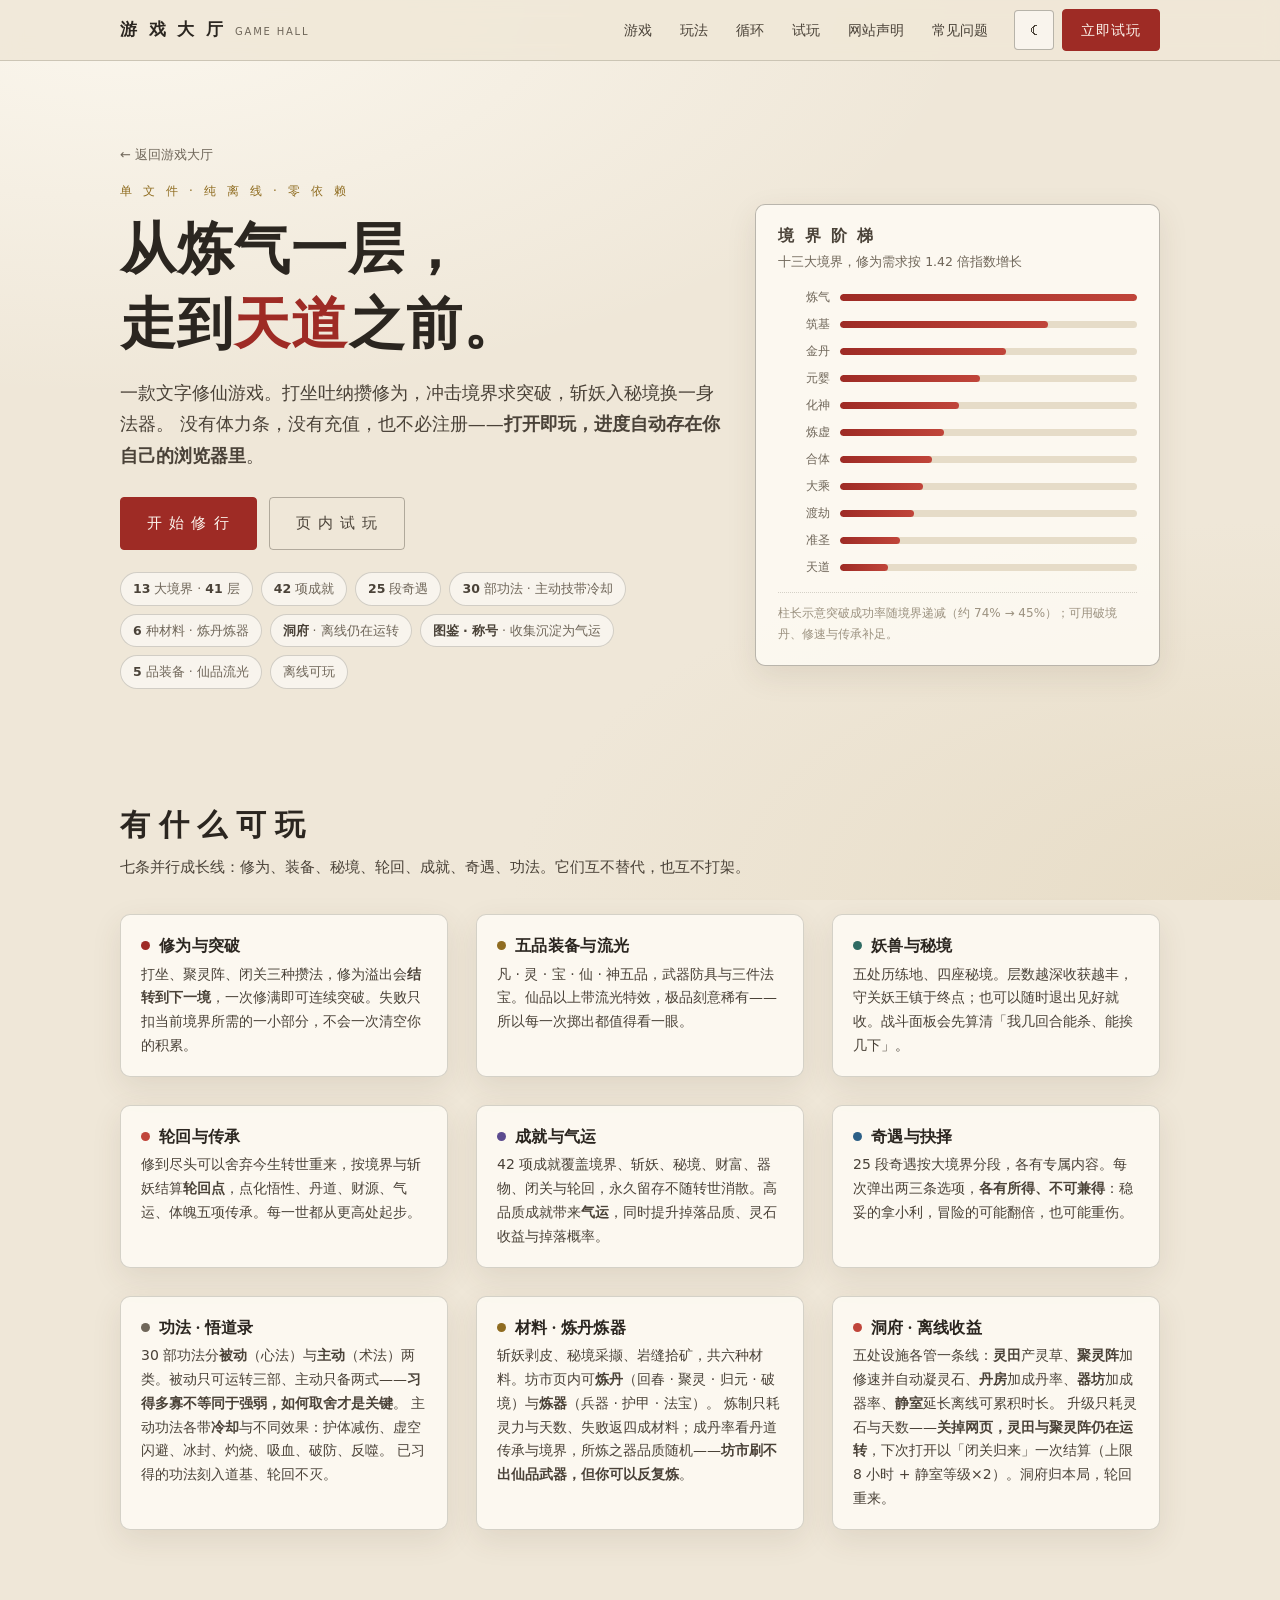
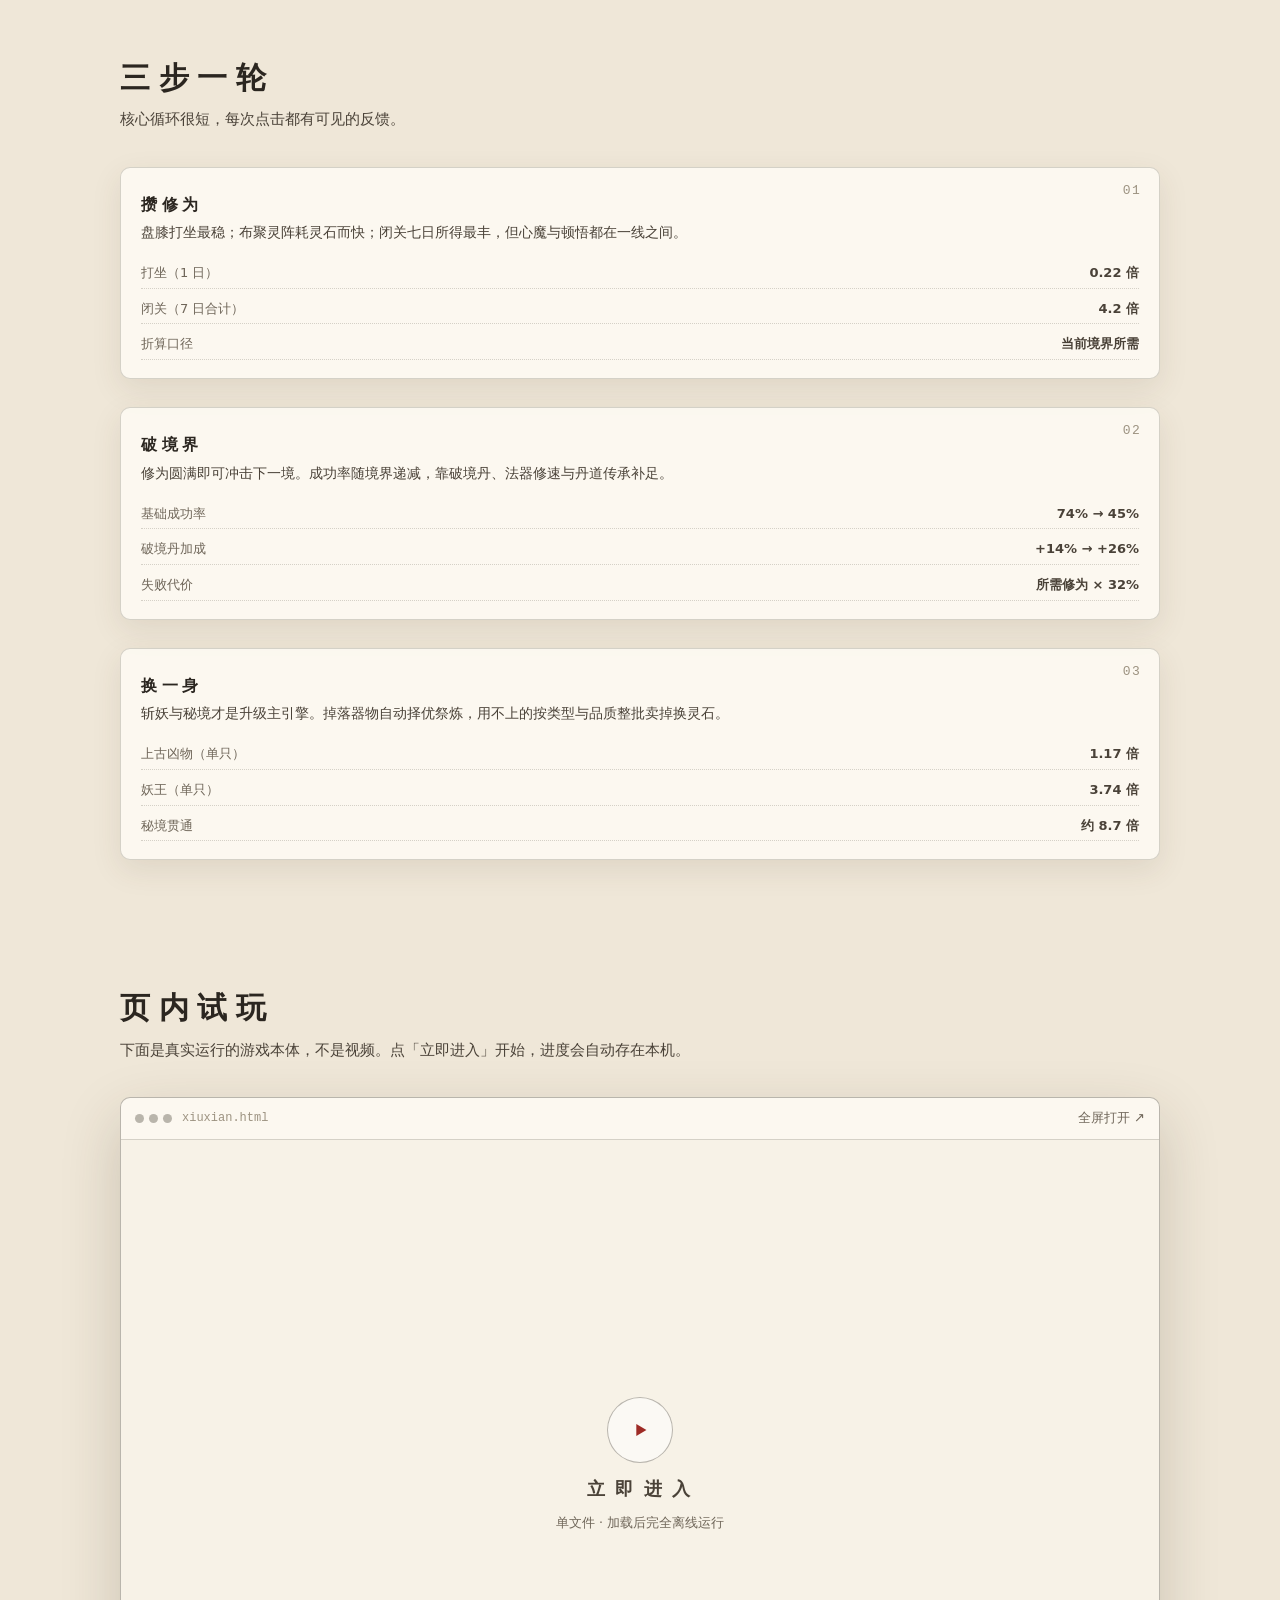
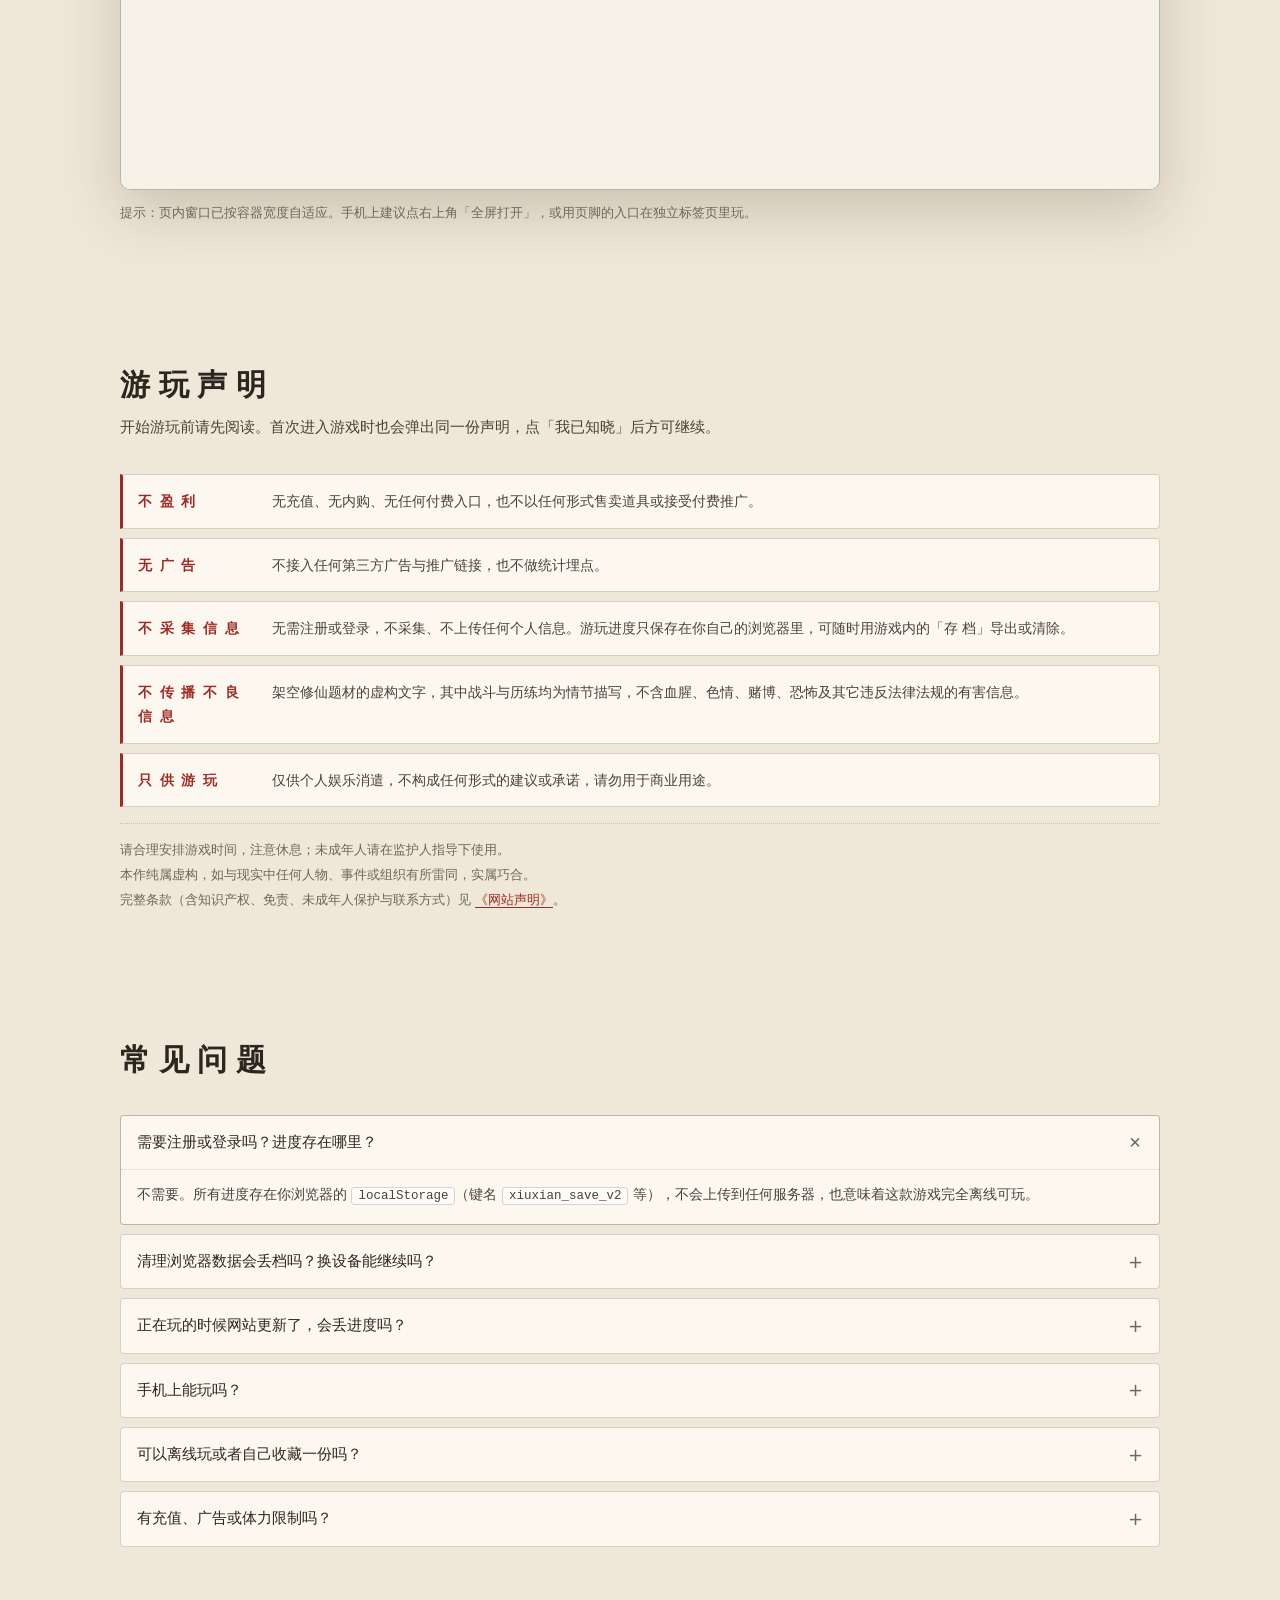
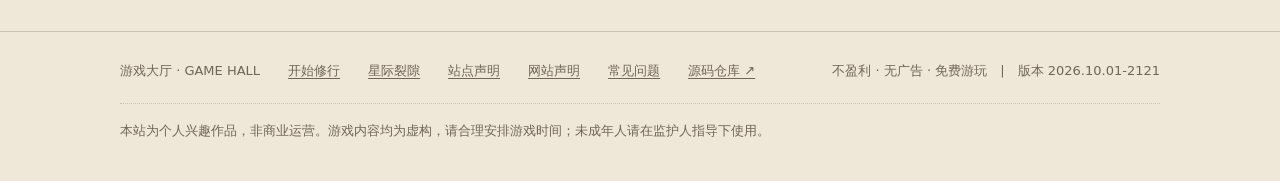
<file: site/xiuxian-info.html>
<!DOCTYPE html>
<html lang="zh-CN" data-theme="light">
<head>
<meta charset="UTF-8">
<meta name="viewport" content="width=device-width, initial-scale=1, viewport-fit=cover">
<title>修仙模拟器 · 文字版 · 玩法详情 — 游戏大厅</title>
<meta name="description" content="《修仙模拟器 · 文字版》玩法详情：13 大境界 41 层、五品装备与流光、妖兽秘境、轮回传承、42 项成就、25 段奇遇与 30 部功法。零依赖纯离线，打开即玩、免注册。">
<meta name="keywords" content="修仙模拟器,文字游戏,放置游戏,离线游戏,修仙,单文件网页游戏,玩法详情">
<meta name="author" content="修仙模拟器">
<meta name="theme-color" content="#efe7d8" media="(prefers-color-scheme: light)">
<meta name="theme-color" content="#101018" media="(prefers-color-scheme: dark)">
<meta name="color-scheme" content="light dark">
<link rel="canonical" href="https://xiuxianmoni.me/xiuxian-info.html">
<meta property="og:type" content="website">
<meta property="og:site_name" content="游戏大厅">
<meta property="og:title" content="修仙模拟器 · 文字版">
<meta property="og:description" content="零依赖纯离线的文字修仙游戏。13 大境界 41 层，装备流光、秘境妖王、轮回传承、成就气运、25 段奇遇与 30 部功法。打开即玩。">
<meta property="og:url" content="https://xiuxianmoni.me/xiuxian-info.html">
<meta property="og:locale" content="zh_CN">
<!-- og:image 暂未设置。理由：指向不存在的文件会让分享卡片渲染成空白图，不如不设。
     补法：放一张 1200×630 的 site/og.png，然后在「部署指引.md → 社交分享图」一节
     按说明加回 og:image / og:image:width / og:image:height / twitter:image 四行。 -->
<meta name="twitter:card" content="summary">
<meta name="twitter:title" content="修仙模拟器 · 文字版">
<meta name="twitter:description" content="零依赖纯离线的文字修仙游戏，打开即玩，进度存在本机。">
<link rel="icon" href="data:image/svg+xml,%3Csvg xmlns='http://www.w3.org/2000/svg' viewBox='0 0 32 32'%3E%3Crect width='32' height='32' rx='6' fill='%239e2b25'/%3E%3Ctext x='16' y='23' font-size='20' text-anchor='middle' fill='%23fdf6ee' font-family='serif'%3E%E4%BB%99%3C/text%3E%3C/svg%3E">
<script type="application/ld+json">
{"@context":"https://schema.org","@type":"VideoGame","name":"修仙模拟器 · 文字版","url":"https://xiuxianmoni.me/xiuxian.html","description":"零依赖纯离线的文字修仙放置游戏","genre":["文字游戏","放置游戏","角色扮演"],"gamePlatform":["Web","Mobile Web"],"applicationCategory":"Game","operatingSystem":"任意支持现代浏览器的系统","inLanguage":"zh-CN","offers":{"@type":"Offer","price":"0","priceCurrency":"CNY"},"numberOfPlayers":{"@type":"QuantitativeValue","value":1}}
</script>
<link rel="stylesheet" href="assets/site.css">
<script>
/* 首帧前定主题，避免浅色页面先闪一下深色 */
(function(){var d=document.documentElement;
try{var t=localStorage.getItem('site_theme_v1');
if(t!=='light'&&t!=='dark'){t=(window.matchMedia&&matchMedia('(prefers-color-scheme: dark)').matches)?'dark':'light';}
d.setAttribute('data-theme',t);}catch(e){d.setAttribute('data-theme','light');}})();
</script>
</head>
<body data-ver="version.json">
<a class="skip" href="#main">跳到主要内容</a>

<header class="hdr">
  <div class="wrap hdr-in">
    <a class="logo" href="./" aria-label="游戏大厅 首页">
      <b>游 戏 大 厅</b><i>GAME HALL</i>
    </a>
    <nav class="nav" aria-label="页面导航">
      <a href="index.html#games">游戏</a>
      <a href="#features">玩法</a>
      <a href="#loop">循环</a>
      <a href="#try">试玩</a>
      <a href="notice.html">网站声明</a>
      <a href="index.html#faq">常见问题</a>
    </nav>
    <div class="hdr-act">
      <button class="icon-btn" id="themeBtn" type="button" aria-label="切换明暗主题" title="切换明暗主题">☾</button>
      <a class="btn primary" href="xiuxian.html">立即试玩</a>
    </div>
  </div>
</header>

<main id="main">
  <section class="hero">
    <div class="wrap">
      <a class="back" href="./">← 返回游戏大厅</a>
    </div>
    <div class="wrap hero-grid">
      <div>
        <p class="eyebrow">单 文 件 · 纯 离 线 · 零 依 赖</p>
        <h1>从炼气一层，<br>走到<em>天道</em>之前。</h1>
        <p class="lead">
          一款文字修仙游戏。打坐吐纳攒修为，冲击境界求突破，斩妖入秘境换一身法器。
          没有体力条，没有充值，也不必注册——<strong>打开即玩，进度自动存在你自己的浏览器里</strong>。
        </p>
        <div class="cta">
          <a class="btn primary" id="playHero" href="xiuxian.html">开 始 修 行</a>
          <a class="btn ghost" href="#try">页 内 试 玩</a>
        </div>
        <ul class="chips">
          <li><b>13</b> 大境界 · <b>41</b> 层</li>
          <li><b>42</b> 项成就</li>
          <li><b>25</b> 段奇遇</li>
          <li><b>30</b> 部功法 · 主动技带冷却</li>
          <li><b>6</b> 种材料 · 炼丹炼器</li>
          <li><b>洞府</b> · 离线仍在运转</li>
          <li><b>图鉴 · 称号</b> · 收集沉淀为气运</li>
          <li><b>5</b> 品装备 · 仙品流光</li>
          <li>离线可玩</li>
        </ul>
      </div>

      <aside class="ladder" aria-label="境界阶梯与突破成功率示意">
        <h2>境 界 阶 梯</h2>
        <p class="sub">十三大境界，修为需求按 1.42 倍指数增长</p>
        <ol class="steps-list">
          <li><span>炼气</span><span class="bar"><i style="width:100%"></i></span></li>
          <li><span>筑基</span><span class="bar"><i style="width:70%"></i></span></li>
          <li><span>金丹</span><span class="bar"><i style="width:56%"></i></span></li>
          <li><span>元婴</span><span class="bar"><i style="width:47%"></i></span></li>
          <li><span>化神</span><span class="bar"><i style="width:40%"></i></span></li>
          <li><span>炼虚</span><span class="bar"><i style="width:35%"></i></span></li>
          <li><span>合体</span><span class="bar"><i style="width:31%"></i></span></li>
          <li><span>大乘</span><span class="bar"><i style="width:28%"></i></span></li>
          <li><span>渡劫</span><span class="bar"><i style="width:25%"></i></span></li>
          <li><span>准圣</span><span class="bar"><i style="width:20%"></i></span></li>
          <li><span>天道</span><span class="bar"><i style="width:16%"></i></span></li>
        </ol>
        <p class="foot">柱长示意突破成功率随境界递减（约 74% → 45%）；可用破境丹、修速与传承补足。</p>
      </aside>
    </div>
  </section>

  <section id="features">
    <div class="wrap">
      <div class="sec-h">
        <h2>有 什 么 可 玩</h2>
        <p>七条并行成长线：修为、装备、秘境、轮回、成就、奇遇、功法。它们互不替代，也互不打架。</p>
      </div>
      <div class="grid feats">
        <article class="card">
          <h3><span class="dot" aria-hidden="true"></span>修为与突破</h3>
          <p>打坐、聚灵阵、闭关三种攒法，修为溢出会<strong>结转到下一境</strong>，一次修满即可连续突破。失败只扣当前境界所需的一小部分，不会一次清空你的积累。</p>
        </article>
        <article class="card">
          <h3><span class="dot d2" aria-hidden="true"></span>五品装备与流光</h3>
          <p>凡 · 灵 · 宝 · 仙 · 神五品，武器防具与三件法宝。仙品以上带流光特效，极品刻意稀有——所以每一次掷出都值得看一眼。</p>
        </article>
        <article class="card">
          <h3><span class="dot d3" aria-hidden="true"></span>妖兽与秘境</h3>
          <p>五处历练地、四座秘境。层数越深收获越丰，守关妖王镇于终点；也可以随时退出见好就收。战斗面板会先算清「我几回合能杀、能挨几下」。</p>
        </article>
        <article class="card">
          <h3><span class="dot d4" aria-hidden="true"></span>轮回与传承</h3>
          <p>修到尽头可以舍弃今生转世重来，按境界与斩妖结算<strong>轮回点</strong>，点化悟性、丹道、财源、气运、体魄五项传承。每一世都从更高处起步。</p>
        </article>
        <article class="card">
          <h3><span class="dot d5" aria-hidden="true"></span>成就与气运</h3>
          <p>42 项成就覆盖境界、斩妖、秘境、财富、器物、闭关与轮回，永久留存不随转世消散。高品质成就带来<strong>气运</strong>，同时提升掉落品质、灵石收益与掉落概率。</p>
        </article>
        <article class="card">
          <h3><span class="dot d6" aria-hidden="true"></span>奇遇与抉择</h3>
          <p>25 段奇遇按大境界分段，各有专属内容。每次弹出两三条选项，<strong>各有所得、不可兼得</strong>：稳妥的拿小利，冒险的可能翻倍，也可能重伤。</p>
        </article>
        <article class="card">
          <h3><span class="dot d7" aria-hidden="true"></span>功法 · 悟道录</h3>
          <p>30 部功法分<strong>被动</strong>（心法）与<strong>主动</strong>（术法）两类。被动只可运转三部、主动只备两式——<strong>习得多寡不等同于强弱，如何取舍才是关键</strong>。
             主动功法各带<strong>冷却</strong>与不同效果：护体减伤、虚空闪避、冰封、灼烧、吸血、破防、反噬。
             已习得的功法刻入道基、轮回不灭。</p>
        </article>
        <article class="card">
          <h3><span class="dot d2" aria-hidden="true"></span>材料 · 炼丹炼器</h3>
          <p>斩妖剥皮、秘境采撷、岩缝拾矿，共六种材料。坊市页内可<b>炼丹</b>（回春 · 聚灵 · 归元 · 破境）与<b>炼器</b>（兵器 · 护甲 · 法宝）。
             炼制只耗灵力与天数、失败返四成材料；成丹率看丹道传承与境界，所炼之器品质随机——<strong>坊市刷不出仙品武器，但你可以反复炼</strong>。</p>
        </article>
        <article class="card">
          <h3><span class="dot d4" aria-hidden="true"></span>洞府 · 离线收益</h3>
          <p>五处设施各管一条线：<b>灵田</b>产灵草、<b>聚灵阵</b>加修速并自动凝灵石、<b>丹房</b>加成丹率、<b>器坊</b>加成器率、<b>静室</b>延长离线可累积时长。
             升级只耗灵石与天数——<strong>关掉网页，灵田与聚灵阵仍在运转</strong>，下次打开以「闭关归来」一次结算（上限 8 小时 + 静室等级×2）。洞府归本局，轮回重来。</p>
        </article>
      </div>
    </div>
  </section>

  <section id="loop">
    <div class="wrap">
      <div class="sec-h">
        <h2>三 步 一 轮</h2>
        <p>核心循环很短，每次点击都有可见的反馈。</p>
      </div>
      <div class="grid loop">
        <article class="card">
          <h3>攒 修 为</h3>
          <p>盘膝打坐最稳；布聚灵阵耗灵石而快；闭关七日所得最丰，但心魔与顿悟都在一线之间。</p>
          <div class="keyline">
            <div><span>打坐（1 日）</span><b>0.22 倍</b></div>
            <div><span>闭关（7 日合计）</span><b>4.2 倍</b></div>
            <div><span>折算口径</span><b>当前境界所需</b></div>
          </div>
        </article>
        <article class="card">
          <h3>破 境 界</h3>
          <p>修为圆满即可冲击下一境。成功率随境界递减，靠破境丹、法器修速与丹道传承补足。</p>
          <div class="keyline">
            <div><span>基础成功率</span><b>74% → 45%</b></div>
            <div><span>破境丹加成</span><b>+14% → +26%</b></div>
            <div><span>失败代价</span><b>所需修为 × 32%</b></div>
          </div>
        </article>
        <article class="card">
          <h3>换 一 身</h3>
          <p>斩妖与秘境才是升级主引擎。掉落器物自动择优祭炼，用不上的按类型与品质整批卖掉换灵石。</p>
          <div class="keyline">
            <div><span>上古凶物（单只）</span><b>1.17 倍</b></div>
            <div><span>妖王（单只）</span><b>3.74 倍</b></div>
            <div><span>秘境贯通</span><b>约 8.7 倍</b></div>
          </div>
        </article>
      </div>
    </div>
  </section>

  <section id="try">
    <div class="wrap">
      <div class="sec-h">
        <h2>页 内 试 玩</h2>
        <p>下面是真实运行的游戏本体，不是视频。点「立即进入」开始，进度会自动存在本机。</p>
      </div>
      <div class="try">
        <div class="try-bar">
          <span class="dots" aria-hidden="true"><i></i><i></i><i></i></span>
          <span class="url" id="tryUrl">xiuxian.html</span>
          <a class="muted push" id="tryFull" style="text-decoration:none" href="xiuxian.html" target="_blank" rel="noopener">全屏打开 ↗</a>
        </div>
        <div class="stage">
          <button class="poster" id="poster" type="button" aria-label="在新的内嵌窗口中启动游戏">
            <span class="ring" aria-hidden="true">
              <svg width="22" height="22" viewBox="0 0 24 24" fill="currentColor" aria-hidden="true"><path d="M8 5.5v13l11-6.5-11-6.5Z"/></svg>
            </span>
            <strong>立 即 进 入</strong>
            <span>单文件 · 加载后完全离线运行</span>
          </button>
        </div>
      </div>
      <p class="muted" style="font-size:13px;margin-top:12px">
        提示：页内窗口已按容器宽度自适应。手机上建议点右上角「全屏打开」，或用页脚的入口在独立标签页里玩。
      </p>
    </div>
  </section>

  <section id="notice">
    <div class="wrap">
      <div class="sec-h">
        <h2>游 玩 声 明</h2>
        <p>开始游玩前请先阅读。首次进入游戏时也会弹出同一份声明，点「我已知晓」后方可继续。</p>
      </div>
      <ul class="promise">
        <li><b>不 盈 利</b><span>无充值、无内购、无任何付费入口，也不以任何形式售卖道具或接受付费推广。</span></li>
        <li><b>无 广 告</b><span>不接入任何第三方广告与推广链接，也不做统计埋点。</span></li>
        <li><b>不 采 集 信 息</b><span>无需注册或登录，不采集、不上传任何个人信息。游玩进度只保存在你自己的浏览器里，可随时用游戏内的「存 档」导出或清除。</span></li>
        <li><b>不 传 播 不 良 信 息</b><span>架空修仙题材的虚构文字，其中战斗与历练均为情节描写，不含血腥、色情、赌博、恐怖及其它违反法律法规的有害信息。</span></li>
        <li><b>只 供 游 玩</b><span>仅供个人娱乐消遣，不构成任何形式的建议或承诺，请勿用于商业用途。</span></li>
      </ul>
      <p class="fineprint">
        请合理安排游戏时间，注意休息；未成年人请在监护人指导下使用。<br>
        本作纯属虚构，如与现实中任何人物、事件或组织有所雷同，实属巧合。<br>
        完整条款（含知识产权、免责、未成年人保护与联系方式）见 <a href="notice.html">《网站声明》</a>。
      </p>
    </div>
  </section>

  <section id="faq">
    <div class="wrap">
      <div class="sec-h">
        <h2>常 见 问 题</h2>
      </div>
      <div class="faq">
        <details open>
          <summary>需要注册或登录吗？进度存在哪里？</summary>
          <div class="ans">
            <p>不需要。所有进度存在你浏览器的 <code>localStorage</code>（键名 <code>xiuxian_save_v2</code> 等），不会上传到任何服务器，也意味着这款游戏完全离线可玩。</p>
          </div>
        </details>
        <details>
          <summary>清理浏览器数据会丢档吗？换设备能继续吗？</summary>
          <div class="ans">
            <p>会。清理站点数据、使用无痕模式、或换浏览器都会丢档。游戏顶栏的「存 档」面板提供 <strong>3 枚玉简</strong>（手动存档槽）以及<strong>存档码 / 存档文件</strong>的导出与导入，换设备时导出再导入即可。</p>
            <p>建议每玩到一个大境界就顺手导出一次存档文件。</p>
          </div>
        </details>
        <details>
          <summary>正在玩的时候网站更新了，会丢进度吗？</summary>
          <div class="ans">
            <p>不会丢。游戏每次操作都会自动写一次存档，刷新相当于「关掉再打开」。本站会在检测到新版本时于底部弹出提示条，点「刷新」即可载入最新版本，进度原样保留。</p>
          </div>
        </details>
        <details>
          <summary>手机上能玩吗？</summary>
          <div class="ans">
            <p>能，而且是按移动优先做的：窄屏下五个玩法页签会变成底部导航栏，道体与背包收进上滑抽屉，弹层改为底部弹出，并适配了刘海屏安全区与动态视口高度。</p>
          </div>
        </details>
        <details>
          <summary>可以离线玩或者自己收藏一份吗？</summary>
          <div class="ans">
            <p>可以。游戏本体是一个约 160 KB 的单文件 HTML，零外部依赖——用浏览器「另存为」保存 <code>xiuxian.html</code>，之后双击即可离线运行。存档是跟着浏览器走的，同源打开才会延续。</p>
          </div>
        </details>
        <details>
          <summary>有充值、广告或体力限制吗？</summary>
          <div class="ans">
            <p>没有。没有充值入口、没有广告、没有体力条，也不做任何埋点统计。页面本身不发任何第三方请求。完整条款见上方的<a href="#notice">游玩声明</a>。</p>
          </div>
        </details>
      </div>
    </div>
  </section>
</main>

<footer>
  <div class="wrap foot-grid">
    <span>游戏大厅 · GAME HALL</span>
    <a href="xiuxian.html">开始修行</a>
    <a href="rogue/">星际裂隙</a>
    <a href="index.html#notice">站点声明</a>
    <a href="notice.html">网站声明</a>
    <a href="index.html#faq">常见问题</a>
    <a href="https://github.com/shiyi7789/xiuxianmoni" target="_blank" rel="noopener">源码仓库 ↗</a>
    <span class="push muted">不盈利 · 无广告 · 免费游玩　|　版本 <span id="verText">2026.09.16-2118</span></span>
    <div class="foot-note muted">
      <p>本站为个人兴趣作品，非商业运营。游戏内容均为虚构，请合理安排游戏时间；未成年人请在监护人指导下使用。</p>
    </div>
  </div>
</footer>

<div class="upd" id="updBar" hidden role="status" aria-live="polite">
  <span>发现新版本 <b id="updVer"></b>，刷新即可载入（进度不会丢）</span>
  <button type="button" id="updBtn">刷 新</button>
</div>

<script src="assets/site.js"></script>
</body>
</html>
</file>
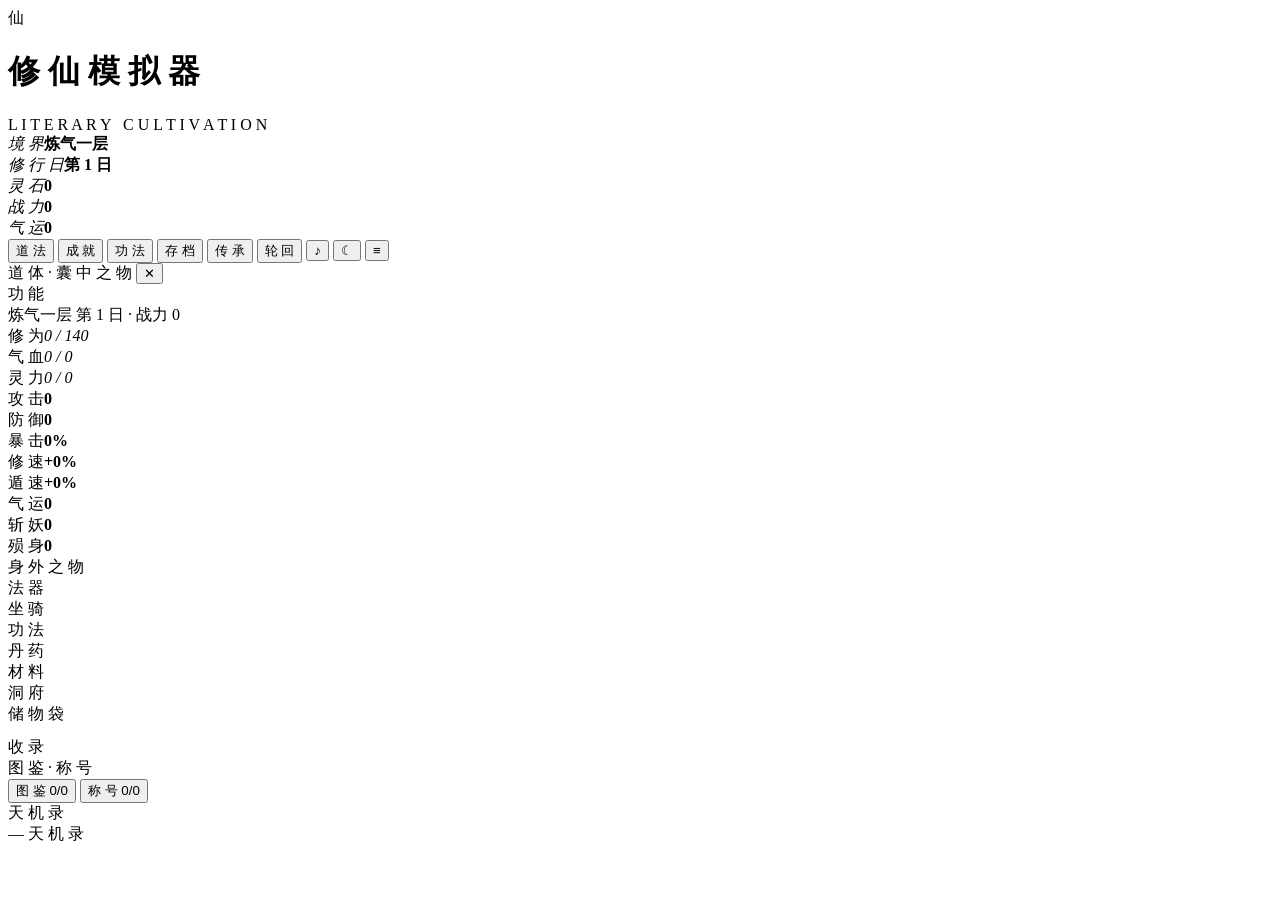
<file: src/template/mid.html>
</style>
</head>
<body>
<div class="wrap">

  <!-- ===== 顶栏：品牌 · 统计带 · 操作簇 ===== -->
  <div class="top">
    <div class="brand">
      <span class="seal" aria-hidden="true">仙</span>
      <span class="btxt">
        <h1 class="serif">修 仙 模 拟 器</h1>
        <span>L I T E R A R Y &nbsp; C U L T I V A T I O N</span>
      </span>
    </div>
    <div class="top-stats">
      <div class="ts realm"><i>境 界</i><b id="topRealm">炼气一层</b></div>
      <div class="ts"><i>修 行 日</i><b id="topDay">第 1 日</b></div>
      <div class="ts"><i>灵 石</i><b id="topStones">0</b></div>
      <div class="ts"><i>战 力</i><b id="topPower">0</b></div>
      <div class="ts luck" id="luckTs"><i>气 运</i><b id="topLuck">0</b></div>
      <div class="ts" id="metaTs" style="display:none"><i>轮 回 印 记</i><b id="topMeta">0</b></div>
    </div>
    <div class="top-acts">
      <button class="btn btn-sm act-d" onclick="showHelp()">道 法</button>
      <button class="btn btn-sm act-d" onclick="openAchievements()" id="achBtn">成 就</button>
      <button class="btn btn-sm act-d" onclick="openGongfa()" id="gfBtn">功 法</button>
      <span class="gap1 act-d" aria-hidden="true"></span>
      <button class="btn btn-sm act-d" onclick="openSavePanel()">存 档</button>
      <button class="btn btn-sm act-d" onclick="openHeritage()">传 承</button>
      <button class="btn btn-sm act-d" onclick="openRebirth()">轮 回</button>
      <button class="btn btn-sm btn-icon act-d" onclick="openAudioPanel()" id="audioBtn" title="音声设置" aria-label="音声设置">♪</button>
      <button class="btn btn-sm btn-icon act-d" onclick="toggleTheme()" id="themeBtn" title="明暗切换" aria-label="明暗切换">☾</button>
      <button class="btn btn-sm btn-icon only-m" onclick="toggleSheet()" id="menuBtn" aria-label="状态与功能">≡</button>
    </div>
  </div>

  <div class="main">
    <!-- ===== 左栏（移动端为底部抽屉） ===== -->
    <div class="left" id="leftPane">
      <div class="sheetbar only-m">
        <span class="grip"></span>
        <span class="stitle serif">道 体 · 囊 中 之 物</span>
        <button class="sclose" onclick="closeSheet()" aria-label="收起">✕</button>
      </div>

      <div class="panel util-panel">
        <div class="ph">功 能</div>
        <div class="pb" id="utilBox"></div>
      </div>

      <!-- 道体：左栏的头等面板 -->
      <div class="panel hero">
        <div class="pb">
          <div class="hero-hd">
            <span class="realm serif" id="heroRealm">炼气一层</span>
            <span class="sub" id="heroSub">第 1 日 · 战力 0</span>
          </div>
          <div class="bar">
            <div class="lab"><span>修 为</span><em id="expTxt">0 / 140</em></div>
            <div class="track"><div class="fill f-exp" id="expBar" style="width:0%"></div></div>
          </div>
          <div class="bar">
            <div class="lab"><span>气 血</span><em id="hpTxt">0 / 0</em></div>
            <div class="track"><div class="fill f-hp" id="hpBar" style="width:0%"></div></div>
          </div>
          <div class="bar">
            <div class="lab"><span>灵 力</span><em id="mpTxt">0 / 0</em></div>
            <div class="track"><div class="fill f-mp" id="mpBar" style="width:0%"></div></div>
          </div>
          <div class="grid2">
            <div><span>攻 击</span><b id="sAtk">0</b></div>
            <div><span>防 御</span><b id="sDef">0</b></div>
            <div><span>暴 击</span><b id="sCrit">0%</b></div>
            <div><span>修 速</span><b id="sCult">+0%</b></div>
            <div><span>遁 速</span><b id="sSpeed">+0%</b></div>
            <div><span>气 运</span><b id="sLuck">0</b></div>
            <div><span>斩 妖</span><b id="sKill">0</b></div>
            <div><span>殒 身</span><b id="sDeath">0</b></div>
          </div>
        </div>
      </div>

      <div class="lgrp"><span class="lgrp-t">身 外 之 物</span></div>

      <div class="panel">
        <div class="ph">法 器 <span class="ph-tag" id="autoTag" onclick="toggleAutoEquip()"></span></div>
        <div class="pb" id="equipBox"></div>
      </div>

      <div class="panel">
        <div class="ph">坐 骑 <span class="ph-tag" id="mountTag"></span></div>
        <div class="pb" id="mountBox"></div>
      </div>

      <div class="panel">
        <div class="ph">功 法 <span class="ph-tag" id="gfTag"></span></div>
        <div class="pb" id="gfBox"></div>
      </div>

      <div class="panel">
        <div class="ph">丹 药</div>
        <div class="pb btnrow" id="pillBox" style="margin-top:0"></div>
      </div>

      <div class="panel">
        <div class="ph">材 料 <span class="ph-tag" id="matTag"></span></div>
        <div class="pb" id="matBox"></div>
      </div>

      <div class="panel">
        <div class="ph">洞 府 <span class="ph-tag" id="caveTag"></span></div>
        <div class="pb" id="caveBox"></div>
      </div>

      <div class="panel">
        <div class="ph">储 物 袋 <span class="ph-tag" id="bagCount"></span></div>
        <div class="pb" id="bagBox" style="padding:6px"></div>
      </div>

      <div class="lgrp"><span class="lgrp-t">收 录</span></div>

      <div class="panel">
        <div class="ph">图 鉴 · 称 号</div>
        <div class="pb btnrow" style="margin-top:0">
          <button class="btn btn-sm" onclick="openCodex()">
            图 鉴 <span class="muted-sm" id="cdTag">0/0</span>
          </button>
          <button class="btn btn-sm" onclick="openTitles()">
            称 号 <span class="muted-sm" id="ttTag">0/0</span>
          </button>
        </div>
      </div>
    </div>

    <!-- ===== 右栏 ===== -->
    <div class="right">
      <div class="tabs" id="tabs"></div>
      <div class="panel actwrap" id="actPanel"></div>
      <div class="panel logpanel">
        <div class="ph">天 机 录 <span class="live-dot" aria-hidden="true"></span></div>
        <div class="log" id="log"></div>
      </div>
    </div>
  </div>
</div>
<div id="veil" onclick="closeSheet()"></div>
<input type="file" id="impFile" accept=".txt,.json,text/plain" style="display:none" onchange="onImportFile(this)">
<!-- 移动端浮动反馈条：底部导航上方常驻，实时显示最新一条关键日志（桌面隐藏） -->
<div id="fbStrip" class="fb-strip only-m" onclick="fbStripClick()">
  <span class="fb-strip-txt">—</span>
  <span class="fb-strip-hint">天 机 录</span>
</div>
<div id="modalRoot"></div>

<script>
</file>
<file: site/assets/site.css>
/* ============================================================
 * 游戏站 · 共享样式（大厅 / 玩法详情 / 网站声明 三页共用）
 * ------------------------------------------------------------
 * 分层纪律：
 *   1) 令牌层   —— 所有颜色、间距、圆角、阴影都走 var()，组件里不出现裸色值
 *   2) 基础层   —— 排版、焦点、滚动、跳转链接
 *   3) 组件层   —— 按钮 / 卡片 / 导航 / 页脚 / 弹条
 *   4) 版式层   —— 大厅、详情、声明三种版式各自的骨架
 * 新增组件请复用令牌，不要在组件里写 #hex。
 * ============================================================ */

/* ---------- 1. 令牌 ---------- */
:root{
  --bg:#efe7d8; --bg2:#f7f2e7; --bg3:#e6dcc8;
  --surface:rgba(255,253,247,.78); --surface2:rgba(255,255,255,.55);
  --ink:#2b2620; --ink2:#4a4238; --ink3:#6f6659; --ink4:#9c9280;
  --line:rgba(58,50,38,.20); --line2:rgba(58,50,38,.34);
  --zhu:#9e2b25; --zhu2:#c0453a; --jin:#8f6c20; --qing:#2f6b63;
  --zi:#5b4b8f; --zi2:#7a67c4; --cang:#2c5f86; --cang2:#3f86b8;
  --on-accent:#fdf6ee;
  --glow:#fbf7ee; --glow2:#e7dcc6;
  --spot:rgba(158,43,37,.10);
  --star:rgba(90,68,40,.55);
  --scrim:rgba(20,16,12,.44);
  --shadow:0 10px 30px rgba(80,62,38,.10);
  --shadow-lg:0 22px 60px rgba(60,45,25,.20);
  --sans:-apple-system,BlinkMacSystemFont,"PingFang SC","HarmonyOS Sans SC","Noto Sans SC","Microsoft YaHei",system-ui,sans-serif;
  --serif:"Songti SC","Source Han Serif SC","Noto Serif SC","STSong","SimSun",serif;
  --mono:ui-monospace,SFMono-Regular,Consolas,monospace;
  --fs-sm:13px; --fs-base:15px;
  --h1:clamp(30px,7.4vw,56px); --h2:clamp(20px,4.4vw,30px); --h3:16px;
  --gap:clamp(16px,3.6vw,28px);
  --pad:clamp(16px,4.4vw,40px);
  --r:4px; --r-lg:10px; --r-xl:16px;
  --dur:.18s; --ease:cubic-bezier(.22,.61,.36,1);
  --maxw:1120px;
}
html[data-theme="dark"]{
  --bg:#101018; --bg2:#1a1a24; --bg3:#242430;
  --surface:rgba(32,32,44,.72); --surface2:rgba(255,255,255,.05);
  --ink:#e9e5dc; --ink2:#c4bfb4; --ink3:#948f85; --ink4:#6b665e;
  --line:rgba(233,229,220,.14); --line2:rgba(233,229,220,.26);
  --zhu:#e0654f; --zhu2:#ef7d66; --jin:#dcb04c; --qing:#57c0ac;
  --zi:#a08cf5; --zi2:#bcaaff; --cang:#63b3e6; --cang2:#8fd0ff;
  --on-accent:#151119;
  --glow:#1b1a26; --glow2:#141420;
  --spot:rgba(224,101,79,.16);
  --star:rgba(210,220,255,.62);
  --scrim:rgba(10,10,16,.52);
  --shadow:0 10px 30px rgba(0,0,0,.45);
  --shadow-lg:0 22px 60px rgba(0,0,0,.60);
}

/* ---------- 2. 基础 ---------- */
*,*::before,*::after{box-sizing:border-box}
html{-webkit-text-size-adjust:100%;scroll-behavior:smooth;color-scheme:light dark}
@media (prefers-reduced-motion:reduce){
  html{scroll-behavior:auto}
  *,*::before,*::after{animation-duration:.01ms!important;animation-iteration-count:1!important;transition-duration:.01ms!important}
}
body{
  margin:0;min-height:100dvh;color:var(--ink);background:var(--bg);
  font-family:var(--sans);font-size:var(--fs-base);line-height:1.75;
  -webkit-font-smoothing:antialiased;-webkit-tap-highlight-color:transparent;
  background-image:
    radial-gradient(120% 80% at 10% 0%,var(--glow) 0%,transparent 55%),
    radial-gradient(100% 70% at 100% 100%,var(--glow2) 0%,transparent 60%);
  background-attachment:fixed;
  padding-bottom:env(safe-area-inset-bottom);
}
h1,h2,h3,h4,.serif{font-family:var(--serif);font-weight:600;line-height:1.35;letter-spacing:.02em}
p{margin:0 0 1em}
a{color:var(--zhu);text-underline-offset:3px}
img,svg{max-width:100%;display:block}
:focus-visible{outline:2px solid var(--zhu);outline-offset:3px;border-radius:3px}
::selection{background:var(--spot)}
.skip{position:absolute;left:-9999px;top:0;z-index:100;padding:12px 20px;
  background:var(--zhu);color:var(--on-accent);text-decoration:none;border-radius:0 0 var(--r) 0}
.skip:focus{left:0}
.wrap{width:100%;max-width:var(--maxw);margin:0 auto;padding:0 var(--pad)}
.eyebrow{font-size:12px;letter-spacing:.3em;color:var(--jin);margin:0 0 10px}
.lead{font-size:clamp(15px,2.6vw,18px);color:var(--ink2);max-width:62ch}
.muted{color:var(--ink3)}
.sr{position:absolute;width:1px;height:1px;padding:0;margin:-1px;overflow:hidden;clip:rect(0,0,0,0);white-space:nowrap;border:0}
code{font-family:var(--mono);font-size:12.5px;padding:1px 6px;border-radius:3px;
  background:var(--surface2);border:1px solid var(--line);color:var(--ink2)}
kbd{font-family:var(--mono);font-size:12px;padding:2px 7px;border-radius:3px;color:var(--ink2);
  border:1px solid var(--line2);background:var(--surface2);box-shadow:0 1px 0 var(--line)}
.tnum{font-variant-numeric:tabular-nums}
.push{margin-left:auto}                 /* 把元素顶到行尾（导航 / 工具条里常用） */
.note{margin-top:12px;font-size:13px}   /* 区块下方的一行小字提示 */
.mt{margin-top:var(--gap)}              /* 同一区块里第二组网格的间距 */

/* 星空特效画布：纯装饰，不参与任何交互 */
#sky{position:fixed;inset:0;z-index:0;pointer-events:none;opacity:.75}
.hdr,main,footer,.upd{position:relative;z-index:1}

/* ---------- 3. 组件 ---------- */
.btn{
  display:inline-flex;align-items:center;justify-content:center;gap:8px;
  min-height:48px;padding:12px 26px;border-radius:var(--r);
  font-size:15px;font-family:inherit;letter-spacing:.08em;text-decoration:none;
  border:1px solid var(--line2);background:var(--surface2);color:var(--ink2);
  cursor:pointer;transition:transform var(--dur) var(--ease),border-color var(--dur),background var(--dur),color var(--dur);
}
.btn:hover{border-color:var(--zhu);color:var(--zhu);background:var(--bg2)}
.btn:active{transform:translateY(1px)}
.btn.primary{background:var(--zhu);border-color:var(--zhu);color:var(--on-accent)}
.btn.primary:hover{background:var(--zhu2);border-color:var(--zhu2);color:var(--on-accent)}
.btn.ghost{background:transparent}
.btn.sm{min-height:40px;padding:8px 18px;font-size:14px}
.btn.block{width:100%}
.btn[aria-disabled="true"]{opacity:.5;pointer-events:none}

.hdr{position:sticky;top:0;z-index:40;border-bottom:1px solid var(--line);
  background:var(--bg);
  background:color-mix(in srgb,var(--bg) 88%,transparent);backdrop-filter:saturate(1.3) blur(10px)}
.hdr-in{display:flex;align-items:center;gap:14px;min-height:60px}
.logo{display:flex;align-items:baseline;gap:8px;text-decoration:none;color:var(--ink);flex:0 0 auto}
.logo b{font-family:var(--serif);font-size:17px;letter-spacing:.22em;font-weight:600}
.logo i{font-style:normal;font-size:10px;letter-spacing:.18em;color:var(--ink3)}
.nav{display:flex;gap:4px;margin-left:auto;overflow-x:auto;scrollbar-width:none}
.nav::-webkit-scrollbar{display:none}
.nav a{padding:8px 12px;font-size:14px;color:var(--ink2);text-decoration:none;border-radius:var(--r);white-space:nowrap}
.nav a:hover{color:var(--zhu);background:var(--surface2)}
.hdr-act{display:flex;gap:8px;align-items:center;flex:0 0 auto}
.icon-btn{width:40px;height:40px;display:grid;place-items:center;border-radius:var(--r);
  border:1px solid var(--line2);background:var(--surface2);color:var(--ink2);cursor:pointer;font-size:16px}
.icon-btn:hover{border-color:var(--zhu);color:var(--zhu)}
.hdr .btn{min-height:40px;padding:8px 18px;font-size:14px}
@media (max-width:820px){ .nav{display:none} }

section{padding:clamp(30px,6vw,64px) 0}
.sec-h{max-width:68ch;margin:0 0 clamp(20px,4vw,34px)}
.sec-h h2{margin:0 0 8px;font-size:var(--h2)}
.sec-h p{margin:0;color:var(--ink2)}
.grid{display:grid;gap:var(--gap)}

.card{border:1px solid var(--line);border-radius:var(--r-lg);background:var(--surface);
  padding:20px 20px 18px;box-shadow:var(--shadow);transition:transform var(--dur) var(--ease),border-color var(--dur)}
.card:hover{transform:translateY(-2px);border-color:var(--line2)}
.card h3{margin:0 0 6px;font-size:var(--h3);display:flex;align-items:center;gap:9px}
.card p{margin:0;font-size:14px;color:var(--ink2);line-height:1.7}
.dot{width:9px;height:9px;border-radius:50%;flex:0 0 auto;background:var(--zhu)}
.d2{background:var(--jin)} .d3{background:var(--qing)} .d4{background:var(--zhu2)}
.d5{background:var(--zi)} .d6{background:var(--cang)} .d7{background:var(--ink3)}

.feats{grid-template-columns:repeat(auto-fit,minmax(240px,1fr))}
.chips{display:flex;flex-wrap:wrap;gap:8px;margin:22px 0 0;padding:0;list-style:none}
.chips li{font-size:12.5px;padding:5px 12px;border-radius:100px;
  border:1px solid var(--line);background:var(--surface2);color:var(--ink3)}
.chips li b{color:var(--ink2);font-variant-numeric:tabular-nums}
.keyline{margin:14px 0 0;display:grid;gap:6px;font-size:13px;color:var(--ink3)}
.keyline div{display:flex;justify-content:space-between;gap:12px;border-bottom:1px dotted var(--line);padding:3px 0}
.keyline b{color:var(--ink2);font-variant-numeric:tabular-nums;text-align:right}

details{border:1px solid var(--line);border-radius:var(--r);background:var(--surface);overflow:hidden}
details[open]{border-color:var(--line2)}
summary{padding:14px 42px 14px 16px;cursor:pointer;font-size:14.5px;color:var(--ink);
  position:relative;list-style:none;min-height:48px;display:flex;align-items:center}
summary::-webkit-details-marker{display:none}
summary::after{content:"+";position:absolute;right:16px;top:50%;transform:translateY(-50%);
  font-size:18px;color:var(--ink3);transition:transform var(--dur) var(--ease)}
details[open] summary::after{transform:translateY(-50%) rotate(45deg)}
summary:hover{background:var(--surface2);color:var(--zhu)}
.ans{padding:12px 16px 16px;font-size:14px;color:var(--ink2);border-top:1px dotted var(--line)}
.ans p:last-child{margin-bottom:0}
.faq{display:grid;gap:9px}

footer{border-top:1px solid var(--line);padding:28px 0 40px;margin-top:20px;font-size:13px;color:var(--ink3)}
.foot-grid{display:flex;flex-wrap:wrap;gap:14px 28px;align-items:center}
.foot-grid a{color:var(--ink3)}
.foot-grid a:hover{color:var(--zhu)}
.foot-note{flex:1 1 100%;font-size:12.5px;line-height:2;border-top:1px dotted var(--line);padding-top:14px;margin-top:6px}
.foot-note p{margin:0}

.upd{position:fixed;left:50%;bottom:max(16px,env(safe-area-inset-bottom));
  transform:translateX(-50%);z-index:60;display:flex;align-items:center;gap:14px;
  max-width:calc(100% - 24px);padding:11px 12px 11px 20px;border-radius:100px;
  border:1px solid var(--line2);background:var(--surface);box-shadow:var(--shadow-lg);
  backdrop-filter:blur(10px);font-size:13.5px;color:var(--ink2)}
.upd[hidden]{display:none}
.upd b{color:var(--zhu)}
.upd button{min-height:34px;padding:6px 16px;border-radius:100px;font-size:13px;font-family:inherit;
  border:1px solid var(--zhu);background:var(--zhu);color:var(--on-accent);cursor:pointer;white-space:nowrap}
.upd button:hover{background:var(--zhu2);border-color:var(--zhu2)}
@media (max-width:520px){ .upd{left:12px;right:12px;transform:none;max-width:none;justify-content:space-between} }

/* 滚动入场：默认全部可见；只有 JS 真正接手（html.rv-on）时才收起，
   这样 site.js 万一加载失败，内容也绝不会被永久藏住。
   注意本类只用在首屏以下的元素上（首屏永不隐藏），所以不会产生入场闪烁。 */
html.rv-on .rv{opacity:0;transform:translateY(14px)}
html.rv-on .rv.in{opacity:1;transform:none;transition:opacity .5s var(--ease),transform .5s var(--ease)}

/* ---------- 4a. 版式 · 大厅 ---------- */
.hero{padding:clamp(34px,7vw,80px) 0 clamp(24px,5vw,52px)}
.hero h1{margin:0 0 14px;font-size:var(--h1)}
.hero h1 em{font-style:normal;color:var(--zhu)}
.hero-grid{display:grid;gap:var(--gap);align-items:center}
@media (min-width:960px){ .hero-grid{grid-template-columns:1.2fr .8fr} }
.cta{display:flex;flex-wrap:wrap;gap:12px;margin:26px 0 0}

/* 站点状态牌 */
.statbox{border:1px solid var(--line2);border-radius:var(--r-lg);background:var(--surface);
  box-shadow:var(--shadow);padding:20px 22px}
.statbox h2{margin:0 0 4px;font-size:var(--h3);letter-spacing:.2em;color:var(--ink2)}
.statbox .sub{font-size:12.5px;color:var(--ink3);margin:0 0 14px}
.stat-list{margin:0;padding:0;list-style:none;display:grid;gap:8px}
.stat-list li{display:flex;align-items:baseline;gap:10px;font-size:13.5px;color:var(--ink2)}
.stat-list li b{font-family:var(--mono);font-size:15px;color:var(--zhu);min-width:56px;text-align:right;
  font-variant-numeric:tabular-nums}
.statbox .foot{margin:14px 0 0;font-size:12px;color:var(--ink4);border-top:1px dotted var(--line);padding-top:10px}

.games{grid-template-columns:repeat(auto-fit,minmax(300px,1fr))}
.gcard{position:relative;display:flex;flex-direction:column;overflow:hidden;
  border:1px solid var(--line2);border-radius:var(--r-xl);background:var(--surface);
  box-shadow:var(--shadow);transition:transform .22s var(--ease),border-color .22s var(--ease),box-shadow .22s var(--ease)}
/* 指针跟随的光斑：--mx/--my 由 JS 写入，无 JS 时只是不亮 */
.gcard::after{content:"";position:absolute;inset:0;pointer-events:none;opacity:0;
  background:radial-gradient(340px 240px at var(--mx,50%) var(--my,0%),var(--spot),transparent 70%);
  transition:opacity .22s var(--ease)}
.gcard:hover,.gcard:focus-within{transform:translateY(-4px);border-color:var(--zhu2);box-shadow:var(--shadow-lg)}
.gcard:hover::after,.gcard:focus-within::after{opacity:1}
.gcover{position:relative;aspect-ratio:16/9;overflow:hidden;border-bottom:1px solid var(--line)}
.gcover svg{width:100%;height:100%;display:block}
.gcover .badge{position:absolute;top:12px;left:12px;font-size:11.5px;letter-spacing:.16em;
  padding:4px 11px;border-radius:100px;color:var(--on-accent);background:var(--zhu)}
.gcover .badge[hidden]{display:none}
.gcover .meta{position:absolute;right:12px;bottom:10px;font-family:var(--mono);font-size:11.5px;
  color:var(--on-accent);background:var(--scrim);padding:3px 9px;border-radius:100px}
.gbody{padding:20px 22px 22px;display:flex;flex-direction:column;flex:1 1 auto}
.gbody h3{margin:0 0 4px;font-size:22px;letter-spacing:.06em}
.gbody .sub-en{font-family:var(--mono);font-size:11px;letter-spacing:.28em;color:var(--ink4);margin:0 0 12px}
.gbody .desc{margin:0;font-size:14px;color:var(--ink2);line-height:1.75}
.gtags{display:flex;flex-wrap:wrap;gap:6px;margin:14px 0 0;padding:0;list-style:none}
.gtags li{font-size:11.5px;padding:3px 10px;border-radius:100px;border:1px solid var(--line);
  background:var(--surface2);color:var(--ink3)}
.gfacts{margin:14px 0 0;display:grid;gap:5px;font-size:12.5px;color:var(--ink3)}
.gfacts div{display:flex;justify-content:space-between;gap:12px;border-bottom:1px dotted var(--line);padding:2px 0}
.gfacts b{color:var(--ink2);font-weight:400;font-variant-numeric:tabular-nums}
.gacts{display:flex;flex-wrap:wrap;gap:10px;margin:18px 0 0;padding-top:2px}
.gacts .btn{flex:1 1 150px}

/* 页内试玩：灯箱式面板，切换游戏只换 iframe 的 src */
.try{border:1px solid var(--line2);border-radius:var(--r-lg);overflow:hidden;
  background:var(--surface);box-shadow:var(--shadow-lg)}
.try-bar{display:flex;align-items:center;gap:10px;padding:9px 14px;border-bottom:1px solid var(--line);
  font-size:13px;color:var(--ink3);flex-wrap:wrap}
.try-bar .dots{display:flex;gap:5px}
.try-bar .dots i{width:9px;height:9px;border-radius:50%;background:var(--line2)}
.try-bar .url{font-family:var(--mono);font-size:12px;color:var(--ink4);overflow:hidden;
  text-overflow:ellipsis;white-space:nowrap;max-width:46vw}
.seg{display:inline-flex;border:1px solid var(--line2);border-radius:100px;overflow:hidden;background:var(--surface2)}
.seg button{appearance:none;border:0;background:transparent;color:var(--ink2);font-family:inherit;
  font-size:13px;padding:7px 16px;cursor:pointer;min-height:36px}
.seg button[aria-pressed="true"]{background:var(--zhu);color:var(--on-accent)}
.try-bar .seg{margin-left:auto}
.stage{position:relative;width:100%;aspect-ratio:16/10;background:var(--bg2)}
@media (max-width:640px){ .stage{aspect-ratio:4/5} }
.stage iframe{position:absolute;inset:0;width:100%;height:100%;border:0}
.poster{position:absolute;inset:0;display:grid;place-content:center;justify-items:center;
  gap:14px;text-align:center;padding:28px;cursor:pointer;border:0;width:100%;
  background:transparent;color:var(--ink2);font-family:inherit}
.poster .ring{width:66px;height:66px;border-radius:50%;display:grid;place-items:center;
  border:1px solid var(--line2);background:var(--surface2);color:var(--zhu);
  transition:transform var(--dur) var(--ease),background var(--dur)}
.poster:hover .ring{transform:scale(1.06);background:var(--bg2)}
.poster strong{font-family:var(--serif);font-size:18px;letter-spacing:.16em;font-weight:600}
.poster span{font-size:12.5px;color:var(--ink3)}
.poster[hidden]{display:none}

/* 声明摘要 */
.promise{display:grid;gap:9px;margin:0;padding:0;list-style:none}
.promise li{display:grid;gap:2px 16px;padding:14px 16px 14px 15px;
  border:1px solid var(--line);border-left:3px solid var(--zhu);border-radius:0 var(--r) var(--r) 0;
  background:var(--surface)}
@media (min-width:640px){ .promise li{grid-template-columns:118px 1fr;align-items:baseline} }
.promise b{font-size:14px;color:var(--zhu);letter-spacing:.1em;font-weight:600}
.promise span{font-size:14px;color:var(--ink2);line-height:1.75}
.fineprint{margin:16px 0 0;font-size:12.5px;color:var(--ink3);line-height:2;
  border-top:1px dotted var(--line);padding-top:13px}

/* ---------- 4b. 版式 · 玩法详情 ---------- */
.doc-hero{padding:clamp(28px,5vw,54px) 0 clamp(16px,3vw,28px)}
.doc-hero h1{margin:0 0 12px;font-size:var(--h1)}
/* 返回上级的轻量链接（详情页 / 声明页首屏顶部都用它） */
.back{display:inline-flex;align-items:center;gap:7px;font-size:13px;color:var(--ink3);text-decoration:none;margin:0 0 14px}
.back:hover{color:var(--zhu)}
.ladder{border:1px solid var(--line2);border-radius:var(--r-lg);
  background:var(--surface);box-shadow:var(--shadow);padding:20px 22px}
.ladder h2{margin:0 0 4px;font-size:var(--h3);letter-spacing:.2em;color:var(--ink2)}
.ladder .sub{font-size:12.5px;color:var(--ink3);margin:0 0 14px}
.steps-list{margin:0;padding:0;list-style:none;display:grid;gap:6px}
.steps-list li{display:flex;align-items:center;gap:10px;font-size:13.5px;color:var(--ink2)}
.steps-list li span:first-child{flex:0 0 auto;width:52px;text-align:right;color:var(--ink3);font-size:12px;font-variant-numeric:tabular-nums}
.bar{flex:1 1 auto;height:7px;border-radius:4px;background:var(--bg3);overflow:hidden}
.bar i{display:block;height:100%;border-radius:4px;background:linear-gradient(90deg,var(--zhu),var(--zhu2))}
.ladder .foot{margin:14px 0 0;font-size:12px;color:var(--ink4);border-top:1px dotted var(--line);padding-top:10px}
.loop{counter-reset:lp}
.loop .card{position:relative;padding-top:26px}
.loop .card::before{counter-increment:lp;content:counter(lp,decimal-leading-zero);
  position:absolute;top:12px;right:18px;font-family:var(--mono);font-size:13px;color:var(--ink4);letter-spacing:.1em}
/* 键盘/操作键表 */
.keys{display:grid;gap:8px;margin:0;padding:0;list-style:none}
.keys li{display:flex;flex-wrap:wrap;align-items:center;gap:8px;font-size:14px;color:var(--ink2);
  padding:12px 14px;border:1px solid var(--line);border-radius:var(--r);background:var(--surface)}
.keys li p{margin:0;font-size:13px;color:var(--ink3)}
/* 表格：窄屏自动横滚，不撑破布局 */
.tw{overflow-x:auto;border:1px solid var(--line);border-radius:var(--r-lg);background:var(--surface)}
table{border-collapse:collapse;width:100%;font-size:13.5px;min-width:520px}
caption{text-align:left;padding:14px 16px 10px;font-size:13px;color:var(--ink3)}
th,td{text-align:left;padding:9px 16px;border-bottom:1px solid var(--line);color:var(--ink2);vertical-align:top}
th{color:var(--ink);font-weight:600;background:var(--surface2);white-space:nowrap}
tr:last-child td{border-bottom:0}

/* ---------- 4c. 版式 · 声明长文 ---------- */
.doc{max-width:78ch}
.doc h2{margin:34px 0 10px;font-size:clamp(17px,3vw,21px);padding-top:10px}
.doc h2:first-of-type{margin-top:8px}
.doc h3{margin:20px 0 6px;font-size:15.5px;color:var(--ink)}
.doc p,.doc li{font-size:14.5px;color:var(--ink2);line-height:1.9}
.doc ul,.doc ol{padding-left:1.4em;margin:0 0 1em}
.doc li{margin:0 0 5px}
.doc .k{color:var(--zhu);font-weight:600}
.doc-meta{margin:0 0 6px;font-size:12.5px;color:var(--ink4);font-family:var(--mono)}
.toc{border:1px solid var(--line);border-radius:var(--r-lg);background:var(--surface);padding:16px 20px;margin:0 0 8px}
.toc h2{margin:0 0 8px;font-size:14px;letter-spacing:.2em;color:var(--ink2)}
.toc ol{margin:0;padding-left:1.3em;columns:2;column-gap:26px}
@media (max-width:640px){ .toc ol{columns:1} }
.toc li{font-size:13.5px;margin:0 0 3px;break-inside:avoid}
.toc a{color:var(--ink2);text-decoration:none}
.toc a:hover{color:var(--zhu)}

@media print{ #sky,.upd,.hdr-act{display:none} body{background:#fff} }
</file>
<file: site/assets/hub.css>
/* ============================================================
 * hub.css —— 游戏大厅（发射台）专用样式，v3.3 重做
 * ------------------------------------------------------------
 * 为什么不直接改 site.css：
 *   site.css 被「大厅 / 两个玩法详情 / 网站声明」四个页面共用。
 *   大厅要从"编辑式落地页"改成"主机库/发射台"，视觉要大改；
 *   把新版式单独放这里（并用 body.hub 限定作用域），另外三页一个字都不动。
 *
 * 分层纪律：令牌 → 骨架 → 泊位卡 → 试玩 → 折叠区。
 * 配色刻意避开"紫蓝渐变统治"：青色为主、琥珀为强调、品红只做点缀。
 * ============================================================ */

body.hub{
  --hb-bg:#070b12; --hb-bg2:#0c1220; --hb-panel:rgba(16,24,40,.72);
  --hb-panel2:rgba(22,32,52,.55); --hb-line:rgba(126,180,255,.16);
  --hb-line2:rgba(126,180,255,.32);
  --hb-ink:#e8f2ff; --hb-dim:#8fa3bf; --hb-dim2:#5f7391;
  --hb-cyan:#4fd1ff; --hb-amber:#ffb347; --hb-magenta:#ff6b9d;
  --hb-zhu:#c0453a;
  background:var(--hb-bg); color:var(--hb-ink);
  background-image:
    radial-gradient(120% 70% at 12% -10%, rgba(79,209,255,.10), transparent 60%),
    radial-gradient(90% 60% at 100% 0%, rgba(255,179,71,.07), transparent 55%);
  background-attachment:fixed;
}
body.hub #sky{opacity:.5}
body.hub a{color:var(--hb-cyan)}
body.hub .hdr{background:rgba(7,11,18,.82);border-bottom-color:var(--hb-line)}
body.hub .logo b{letter-spacing:.18em}
body.hub .logo i,body.hub .nav a{color:var(--hb-dim)}
body.hub .nav a:hover{color:var(--hb-cyan);background:rgba(255,255,255,.05)}
body.hub .icon-btn{border-color:var(--hb-line2);background:var(--hb-panel2);color:var(--hb-dim)}
body.hub .btn{border-color:var(--hb-line2);background:var(--hb-panel2);color:var(--hb-ink)}
body.hub .btn:hover{border-color:var(--hb-cyan);color:var(--hb-cyan);background:rgba(79,209,255,.08)}
body.hub .btn.primary{background:var(--hb-cyan);border-color:var(--hb-cyan);color:#04141f}
body.hub .btn.primary:hover{background:#7fe0ff;border-color:#7fe0ff;color:#04141f}
body.hub code{background:rgba(255,255,255,.06);border-color:var(--hb-line);color:var(--hb-dim)}
body.hub kbd{border-color:var(--hb-line2);background:var(--hb-panel2);color:var(--hb-dim);box-shadow:none}
body.hub .muted{color:var(--hb-dim)}
body.hub footer{border-top-color:var(--hb-line);color:var(--hb-dim)}
body.hub .foot-grid a{color:var(--hb-dim)}
body.hub .foot-grid a:hover{color:var(--hb-cyan)}
body.hub ::selection{background:rgba(79,209,255,.28)}
body.hub :focus-visible{outline-color:var(--hb-cyan)}
body.hub .upd{background:var(--hb-panel);border-color:var(--hb-line2);color:var(--hb-dim)}
body.hub .upd b{color:var(--hb-amber)}
body.hub .upd button{background:var(--hb-cyan);border-color:var(--hb-cyan);color:#04141f}

/* ---------- 首屏：紧凑横幅，把游戏入口顶到第一屏 ---------- */
body.hub .launch{padding:clamp(24px,5vw,54px) 0 6px}
body.hub .launch-top{display:grid;gap:18px;align-items:end}
@media (min-width:900px){ body.hub .launch-top{grid-template-columns:1fr auto} }
body.hub .launch h1{margin:0 0 10px;font-size:clamp(26px,5.4vw,44px);letter-spacing:.02em}
body.hub .launch h1 em{font-style:normal;color:var(--hb-cyan)}
body.hub .launch .lead{font-size:clamp(14px,2.4vw,16px);color:var(--hb-dim);max-width:56ch;margin:0}
body.hub .facts{display:flex;gap:8px;flex-wrap:wrap;margin:0;padding:0;list-style:none}
body.hub .facts li{font-size:12px;padding:5px 12px;border-radius:100px;
  border:1px solid var(--hb-line);background:var(--hb-panel2);color:var(--hb-dim)}
body.hub .facts b{color:var(--hb-ink);font-variant-numeric:tabular-nums}

/* ---------- 继续上次：零风险的留存钩子（只读本机存档） ---------- */
body.hub .resume{display:none;align-items:center;gap:14px;flex-wrap:wrap;
  margin:18px 0 0;padding:14px 18px;border-radius:12px;
  border:1px solid var(--hb-line2);background:linear-gradient(90deg,rgba(79,209,255,.10),rgba(79,209,255,.02))}
body.hub .resume.on{display:flex}
body.hub .resume .rs-t{font-size:12px;letter-spacing:.2em;color:var(--hb-dim2)}
body.hub .resume .rs-v{font-weight:700;font-size:15px}
body.hub .resume .rs-n{font-size:12px;color:var(--hb-dim)}
body.hub .resume .btn{margin-left:auto;min-height:40px;padding:8px 20px}

/* ---------- 泊位卡：两个游戏 ── 各自带主题色 ---------- */
body.hub .berths{display:grid;gap:18px;grid-template-columns:repeat(auto-fit,minmax(300px,1fr));
  padding:clamp(20px,4vw,36px) 0 clamp(18px,4vw,30px)}
body.hub .berths > .gcard{position:relative;display:flex;flex-direction:column;overflow:hidden;
  border:1px solid var(--hb-line);border-radius:16px;background:var(--hb-panel);
  transition:transform .22s cubic-bezier(.22,.61,.36,1),border-color .22s,box-shadow .22s}
body.hub .berths > .gcard:hover,body.hub .berths > .gcard:focus-within{transform:translateY(-4px);
  border-color:var(--bc,var(--hb-cyan));box-shadow:0 24px 60px rgba(0,0,0,.5)}
body.hub .berths > .gcard .gcover{position:relative;aspect-ratio:16/9;overflow:hidden;border-bottom:1px solid var(--hb-line)}
body.hub .berths > .gcard .gcover canvas{width:100%;height:100%;display:block}
body.hub .berths > .gcard .cov{display:block;width:100%;height:100%}
body.hub .berths > .gcard .scan{position:absolute;inset:0;pointer-events:none;opacity:0;transition:opacity .2s;
  background:repeating-linear-gradient(180deg,rgba(255,255,255,.05) 0 1px,transparent 1px 3px)}
body.hub .berths > .gcard:hover .scan,body.hub .berths > .gcard:focus-within .scan{opacity:1}
body.hub .berths > .gcard .tag{position:absolute;left:12px;top:12px;font-size:11px;letter-spacing:.14em;
  padding:4px 10px;border-radius:100px;background:rgba(4,10,18,.72);color:var(--bc,var(--hb-cyan));border:1px solid var(--hb-line2)}
body.hub .berths > .gcard .badge[hidden]{display:none}
body.hub .berths > .gcard .badge{position:absolute;right:12px;top:12px;font-size:11px;letter-spacing:.14em;
  padding:4px 10px;border-radius:100px;background:var(--hb-amber);color:#241400}
body.hub .berths > .gcard .meta{position:absolute;right:12px;bottom:10px;font-family:var(--mono);font-size:11px;
  padding:3px 9px;border-radius:100px;background:rgba(4,10,18,.72);color:var(--hb-dim)}
body.hub .berths > .gcard .gbody{padding:18px 20px 20px;display:flex;flex-direction:column;flex:1 1 auto;gap:10px}
body.hub .berths > .gcard h3{margin:0;font-size:21px;letter-spacing:.04em}
body.hub .berths > .gcard .sub-en{margin:0;font-family:var(--mono);font-size:10.5px;letter-spacing:.24em;color:var(--hb-dim2)}
body.hub .berths > .gcard .desc{margin:0;font-size:13.5px;line-height:1.75;color:var(--hb-dim)}
body.hub .berths > .gcard .tags{display:flex;flex-wrap:wrap;gap:6px;margin:0;padding:0;list-style:none}
body.hub .berths > .gcard .tags li{font-size:11px;padding:3px 9px;border-radius:100px;
  border:1px solid var(--hb-line);background:rgba(255,255,255,.03);color:var(--hb-dim)}
body.hub .berths > .gcard .rows{display:grid;gap:4px;font-size:12px;color:var(--hb-dim2)}
body.hub .berths > .gcard .rows div{display:flex;justify-content:space-between;gap:12px;
  border-bottom:1px dotted var(--hb-line);padding:3px 0}
body.hub .berths > .gcard .rows b{color:var(--hb-dim);font-weight:400}
body.hub .berths > .gcard .acts{display:flex;gap:10px;margin-top:auto;padding-top:6px}
body.hub .berths > .gcard .acts .btn{flex:1 1 auto}

/* ---------- 试玩舞台：沿用 site.js 的钩子，只换皮 ---------- */
body.hub .try{border:1px solid var(--hb-line);border-radius:14px;overflow:hidden;background:var(--hb-panel)}
body.hub .try-bar{display:flex;align-items:center;gap:10px;padding:9px 14px;flex-wrap:wrap;
  border-bottom:1px solid var(--hb-line);font-size:13px;color:var(--hb-dim)}
body.hub .try-bar .dots i{background:var(--hb-line2)}
body.hub .try-bar .url{font-family:var(--mono);font-size:12px;color:var(--hb-dim2)}
body.hub .seg{border-color:var(--hb-line2);background:rgba(255,255,255,.04)}
body.hub .seg button{color:var(--hb-dim)}
body.hub .seg button[aria-pressed="true"]{background:var(--hb-cyan);color:#04141f}
body.hub .stage{aspect-ratio:16/10;background:var(--hb-bg2)}
body.hub .poster{color:var(--hb-dim)}
body.hub .poster .ring{border-color:var(--hb-line2);background:var(--hb-panel2);color:var(--hb-cyan)}
body.hub .poster strong{color:var(--hb-ink)}

/* ---------- 折叠区：声明 / FAQ / 六件事全部收起，不占首屏 ---------- */
body.hub .about{margin:0 0 clamp(30px,6vw,64px)}
body.hub .about details{border-color:var(--hb-line);background:var(--hb-panel);border-radius:12px;margin-bottom:9px}
body.hub .about summary{color:var(--hb-ink);font-size:14.5px}
body.hub .about summary:hover{background:rgba(255,255,255,.04);color:var(--hb-cyan)}
body.hub .about summary::after{color:var(--hb-dim)}
body.hub .about .ans{color:var(--hb-dim);border-top-color:var(--hb-line)}
body.hub .about .ans a{color:var(--hb-cyan)}
body.hub .about .grid{display:grid;gap:12px;grid-template-columns:repeat(auto-fit,minmax(220px,1fr))}
body.hub .about .card{border-color:var(--hb-line);background:var(--hb-panel2);border-radius:10px;
  padding:14px 16px;box-shadow:none}
body.hub .about .card h3{margin:0 0 5px;font-size:13.5px;color:var(--hb-ink);display:flex;gap:8px;align-items:center}
body.hub .about .card p{margin:0;font-size:12.5px;color:var(--hb-dim);line-height:1.7}
body.hub .about .dot{width:7px;height:7px;border-radius:50%;flex:0 0 auto;background:var(--hb-cyan)}
body.hub .about .d2{background:var(--hb-amber)} body.hub .about .d3{background:var(--hb-magenta)}
body.hub .about .d4{background:#7cffb2} body.hub .about .d5{background:#b06bff} body.hub .about .d6{background:#ff8a5c}
body.hub .promise{display:grid;gap:8px;margin:0;padding:0;list-style:none}
body.hub .promise li{display:grid;gap:2px 14px;padding:11px 14px;border-radius:8px;
  border-left:3px solid var(--hb-cyan);background:var(--hb-panel2)}
@media (min-width:640px){ body.hub .promise li{grid-template-columns:112px 1fr;align-items:baseline} }
body.hub .promise b{font-size:13px;color:var(--hb-cyan)}
body.hub .promise span{font-size:13px;color:var(--hb-dim);line-height:1.7}

body.hub .sec-h h2{font-size:clamp(19px,4vw,27px)}
body.hub .sec-h p{color:var(--hb-dim)}
body.hub .note{color:var(--hb-dim2)}

@media (prefers-reduced-motion:reduce){
  body.hub .berths > .gcard:hover,body.hub .berths > .gcard:focus-within{transform:none}
}
</file>
<file: games/thunder-rogue/css/style.css>
/* =========================================================
   星际裂隙 · ROGUE THUNDER  —  UI / 舞台样式
   ========================================================= */
*{margin:0;padding:0;box-sizing:border-box;-webkit-tap-highlight-color:transparent}
:root{
  --cyan:#7ef9ff; --blue:#4ea8ff; --violet:#b06bff; --gold:#ffb545;
  --pink:#ff5c8a; --green:#7cffb2; --red:#ff5566;
  --ink:#e8f2ff; --dim:#8fa3bf;
  --panel:rgba(12,18,34,.88); --line:rgba(126,249,255,.22);
  /* 元素色令牌：JS 会在具体节点上内联覆盖（--ec 元素主色 / --bd 反应边框色 / --mix 混合色），
     这里给一份中性兜底，保证「脚本未注入」时徽章、反应卡、图鉴也有可读配色 */
  --ec:#9fb4d4; --bd:#9fb4d4; --mix:#9fb4d4;
  --font:"HarmonyOS Sans SC","PingFang SC","Microsoft YaHei",system-ui,-apple-system,sans-serif;
}
html,body{height:100%;overflow:hidden;background:#05070e;font-family:var(--font);color:var(--ink)}
body{display:flex;align-items:center;justify-content:center}

#app{width:100%;height:100%;display:flex;align-items:center;justify-content:center}
#stage{position:relative;display:flex;align-items:center;justify-content:center;width:100%;height:100%}
/* frame 由 JS 精确设定为 canvas 的显示尺寸，HUD / 覆盖层全部相对它定位 */
#frame{position:relative;flex:0 0 auto;touch-action:none}
#cv{display:block;background:#05070e;touch-action:none;
    box-shadow:0 0 0 1px rgba(126,249,255,.14),0 0 70px rgba(78,168,255,.16),0 20px 60px rgba(0,0,0,.7);
    border-radius:6px;cursor:crosshair}

.hidden{display:none !important}

/* ===================== HUD ===================== */
#hud{position:absolute;inset:0;pointer-events:none;font-size:13px;
     display:flex;flex-direction:column;justify-content:space-between;padding:10px 12px}
.hud-top{display:flex;justify-content:space-between;align-items:flex-start;gap:10px}
.hud-col-left{flex:1;max-width:56%}
.hud-col-right{text-align:right}
.lv-row{display:flex;align-items:center;gap:8px;margin-bottom:5px}
.lv-badge{font-size:12px;letter-spacing:.06em;color:#05070e;background:linear-gradient(180deg,var(--cyan),var(--blue));
  padding:2px 8px;border-radius:20px;font-weight:700;box-shadow:0 0 14px rgba(126,249,255,.5)}
.lv-badge b{font-size:13px}
.combo{font-size:12px;font-weight:700;color:var(--gold);text-shadow:0 0 10px rgba(255,181,69,.7);opacity:0;transition:opacity .2s}
.combo.on{opacity:1}

.bar{position:relative;height:9px;border-radius:6px;background:rgba(255,255,255,.08);
     overflow:hidden;margin-bottom:4px;border:1px solid rgba(255,255,255,.07)}
.bar i{position:absolute;inset:0;width:100%;transform-origin:left;border-radius:6px;transition:transform .16s linear}
.hpbar i{background:linear-gradient(90deg,#ff5566,#ff8f6b)}
.hpbar{height:11px}
.hpbar .shbar{position:absolute;left:0;bottom:0;height:3px;width:100%;transform-origin:left;
   transform:scaleX(0);border-radius:3px;
   background:linear-gradient(90deg,rgba(78,168,255,.98),rgba(126,249,255,.98));
   box-shadow:0 0 9px rgba(78,168,255,.9);transition:transform .18s linear}
.hpbar em{position:absolute;inset:0 0 3px 0;display:flex;align-items:center;justify-content:center;
   font-size:8px;font-style:normal;letter-spacing:.04em;color:#fff;text-shadow:0 1px 3px #000;font-weight:600}
.xpbar{height:5px}
.xpbar i{background:linear-gradient(90deg,var(--cyan),#a9ffe8)}
/* 能量条（持续光束 t_lance）：半宽细条 + 耗尽闪烁 */
.energybar{height:5px;width:62%}
.energybar i{background:linear-gradient(90deg,#7ef9ff,#d9c2ff)}
.energybar.low i{background:linear-gradient(90deg,#ff5566,#ff8f6b);animation:elow .45s infinite alternate}
.energybar.over i{background:linear-gradient(90deg,#ffd166,#fff3bf);box-shadow:0 0 10px rgba(255,209,102,.75)}
@keyframes elow{from{opacity:.4}to{opacity:1}}
/* 元素徽章（最多 2 个） */
.elems{display:flex;gap:4px;margin-top:5px;flex-wrap:wrap}
.echip{font-size:9.5px;padding:1.5px 7px;border-radius:20px;font-weight:700;
  color:var(--ec);border:1px solid var(--ec);background:rgba(0,0,0,.35)}

.wave-tag{font-size:11px;letter-spacing:.14em;color:var(--dim)}
.wave-tag b{font-size:17px;color:var(--ink);letter-spacing:0}
.score{font-size:20px;font-weight:800;letter-spacing:.02em;
  background:linear-gradient(180deg,#fff,var(--cyan));-webkit-background-clip:text;background-clip:text;color:transparent}
.sub{font-size:10px;color:var(--dim);letter-spacing:.06em}

.hud-bottom{display:flex;justify-content:space-between;align-items:flex-end;gap:8px}
.loadout{display:flex;gap:5px;flex-wrap:wrap;max-width:60%}
.wchip{display:flex;align-items:center;gap:3px;font-size:10px;padding:2px 6px;border-radius:20px;
  background:rgba(10,18,34,.72);border:1px solid rgba(126,249,255,.2);color:#cfe4ff;backdrop-filter:blur(4px)}
.wchip b{font-size:11px;color:var(--cyan)}
.wchip.epic{border-color:rgba(176,107,255,.5)}
.wchip.epic b{color:var(--violet)}
.abilities{display:flex;gap:5px}
.ab{width:34px;height:34px;border-radius:9px;display:flex;flex-direction:column;align-items:center;justify-content:center;
  background:rgba(10,18,34,.78);border:1px solid rgba(126,249,255,.24);font-size:15px;position:relative;overflow:hidden}
.ab small{font-size:7px;color:var(--dim);letter-spacing:.04em}
.ab .cd{position:absolute;inset:0;background:rgba(255,255,255,.28);transform-origin:bottom;pointer-events:none}
.ab.off{opacity:.32}

/* ===================== 横幅 / 提示 ===================== */
.banner{position:absolute;top:31%;left:0;right:0;text-align:center;pointer-events:none;
  font-size:30px;font-weight:800;letter-spacing:.22em;opacity:0;
  text-shadow:0 0 24px rgba(126,249,255,.8),0 4px 18px #000;color:#fff}
.banner.show{animation:bannerIn .95s ease-out}
.banner.danger{color:#ffd9de;text-shadow:0 0 24px rgba(255,85,102,.9),0 4px 18px #000}
@keyframes bannerIn{
  0%{opacity:0;transform:scale(.75) translateY(14px);letter-spacing:.5em}
  22%{opacity:1;transform:scale(1) translateY(0);letter-spacing:.22em}
  75%{opacity:1}
  100%{opacity:0;transform:scale(1.06)}
}
.toast{position:absolute;top:58%;left:0;right:0;text-align:center;pointer-events:none;
  font-size:14px;font-weight:700;color:var(--gold);opacity:0;letter-spacing:.1em;
  text-shadow:0 0 16px rgba(255,181,69,.8),0 2px 10px #000}
.toast.show{animation:toastIn 1.5s ease-out}
@keyframes toastIn{0%{opacity:0;transform:translateY(10px)}20%{opacity:1;transform:none}70%{opacity:1}100%{opacity:0}}

.bossbar{position:absolute;top:74px;left:6%;right:6%;pointer-events:none}
.bb-name{font-size:11px;letter-spacing:.24em;color:#ffd9de;text-align:center;margin-bottom:4px;
  text-shadow:0 0 14px rgba(255,85,102,.8)}
.bb-track{position:relative;height:11px;border-radius:7px;background:rgba(255,255,255,.07);
  border:1px solid rgba(255,85,102,.35);overflow:hidden}
.bb-track i{position:absolute;inset:0;transform-origin:left;transform:scaleX(1);
  background:linear-gradient(90deg,#ff2d55,#ff7a5c,#ffb545);transition:transform .12s linear;
  box-shadow:0 0 18px rgba(255,85,102,.7)}
.bb-track u{position:absolute;top:0;bottom:0;width:2px;background:rgba(255,255,255,.55);left:70%;
  transition:left .3s ease,opacity .3s;opacity:.9}
.bb-track u.hide{opacity:0}

/* ===================== 覆盖层 ===================== */
.overlay{position:absolute;inset:0;display:flex;align-items:center;justify-content:center;
  background:radial-gradient(ellipse at 50% 40%,rgba(12,22,48,.82),rgba(3,5,12,.95));
  backdrop-filter:blur(9px);z-index:20;padding:18px;overflow:auto}
.panel{background:var(--panel);border:1px solid var(--line);border-radius:18px;padding:26px 22px;
  width:min(420px,100%);max-height:96%;overflow:auto;text-align:center;position:relative;
  box-shadow:0 0 0 1px rgba(255,255,255,.03),0 30px 80px rgba(0,0,0,.65),inset 0 1px 0 rgba(255,255,255,.06)}
.panel.narrow{width:min(320px,100%)}
.panel::before{content:"";position:absolute;top:0;left:16%;right:16%;height:1px;
  background:linear-gradient(90deg,transparent,var(--cyan),transparent);opacity:.6}

h1{font-size:40px;letter-spacing:.14em;font-weight:800;
  background:linear-gradient(180deg,#fff 20%,var(--cyan) 55%,var(--blue));
  -webkit-background-clip:text;background-clip:text;color:transparent;
  filter:drop-shadow(0 0 22px rgba(126,249,255,.45))}
h2{font-size:22px;letter-spacing:.1em;font-weight:800;margin-bottom:6px}
h2 b{color:var(--cyan)}
.sub-en{font-size:11px;letter-spacing:.42em;color:var(--dim);margin-top:2px}
.logo{margin-bottom:14px}
.tagline{font-size:12.5px;line-height:1.8;color:var(--dim);margin:10px 0 18px}

.keys{display:flex;flex-direction:column;gap:8px;margin:16px 0 22px;text-align:left}
.key-item{display:flex;align-items:center;gap:7px;font-size:11.5px;color:var(--dim);flex-wrap:wrap}
kbd{display:inline-block;padding:2px 7px;border-radius:6px;font-size:10.5px;font-family:var(--font);
  background:rgba(126,249,255,.09);border:1px solid rgba(126,249,255,.28);color:#cdefff;letter-spacing:.04em}

.btn{display:block;width:100%;padding:13px;margin-top:10px;border:none;border-radius:12px;cursor:pointer;
  font-family:var(--font);font-size:14.5px;font-weight:700;letter-spacing:.08em;transition:.18s;color:#05070e;
  background:linear-gradient(180deg,var(--cyan),#3fc9e8);box-shadow:0 0 26px rgba(126,249,255,.35),0 6px 18px rgba(0,0,0,.4)}
.btn:hover{filter:brightness(1.12);transform:translateY(-1px)}
.btn:active{transform:translateY(1px)}
.btn.ghost{background:transparent;color:var(--dim);border:1px solid rgba(255,255,255,.14);box-shadow:none;font-size:13px;padding:10px}
.btn.ghost:hover{color:var(--ink);border-color:rgba(126,249,255,.45)}
.best{margin-top:16px;font-size:11px;color:var(--dim);letter-spacing:.1em}
.best b{color:var(--gold);font-size:14px}
.hint{font-size:11px;line-height:1.9;color:#5f7391;margin-top:14px}
/* 站点声明入口：与《游戏大厅》的声明保持同一条口径（免费 / 无广告 / 不采集） */
.site-note{margin-top:14px;padding-top:12px;border-top:1px solid rgba(126,249,255,.14);font-size:11px;line-height:1.7}
.site-note a{color:#6f87a8;text-decoration:none;letter-spacing:.02em}
.site-note a:hover{color:var(--cyan)}
.site-note a:focus-visible{outline:2px solid var(--cyan);outline-offset:3px;border-radius:4px}

/* ===================== 升级卡（五选一 / 六选一：卡高压缩到 ≤62px 量级） ===================== */
.lvup-panel{width:min(470px,100%)}
.lvup-head h2{margin-bottom:3px}
.lvup-head p{font-size:11.5px;color:var(--dim);letter-spacing:.14em;margin-bottom:14px}
.cards{display:flex;flex-direction:column;gap:8px}
.card{position:relative;display:flex;gap:11px;align-items:center;text-align:left;cursor:pointer;
  padding:9px 12px;border-radius:12px;background:rgba(16,24,42,.9);
  border:1px solid rgba(255,255,255,.1);transition:.16s;overflow:hidden}
.card:hover{transform:translateY(-2px);border-color:currentColor}
.card::after{content:"";position:absolute;left:0;top:0;bottom:0;width:3px;background:currentColor;box-shadow:0 0 16px currentColor}
.card .ico{width:38px;height:38px;flex:0 0 38px;border-radius:10px;display:flex;align-items:center;justify-content:center;
  font-size:20px;background:rgba(255,255,255,.05);border:1px solid rgba(255,255,255,.1)}
.card .body{flex:1;min-width:0}
.card .nm{font-size:14px;font-weight:700;display:flex;align-items:center;gap:7px;color:var(--ink)}
.card .lvl{font-size:9.5px;padding:1px 6px;border-radius:20px;background:rgba(255,255,255,.1);
  color:var(--dim);letter-spacing:.06em;font-weight:600}
.card .ds{font-size:11px;color:var(--dim);line-height:1.45;margin-top:3px;
  display:-webkit-box;-webkit-line-clamp:2;-webkit-box-orient:vertical;overflow:hidden}
.card .tags{display:flex;gap:5px;margin-top:5px;flex-wrap:wrap}
.card .tag{font-size:9px;letter-spacing:.1em;padding:1.5px 7px;border-radius:5px;
  background:rgba(255,255,255,.06);color:#8fa3bf}
.card .key{position:absolute;top:7px;right:10px;font-size:9.5px;color:#4b5c76;letter-spacing:.05em}
.card.is-new{animation:cardPop .34s cubic-bezier(.2,1.4,.5,1) backwards}
@keyframes cardPop{from{opacity:0;transform:translateY(16px) scale(.96)}to{opacity:1;transform:none}}

.r-common{color:#8fa3bf}
.r-rare{color:var(--blue)}
.r-epic{color:var(--violet)}
.lvup-foot{display:flex;gap:9px;margin-top:14px}
.lvup-foot .btn{margin-top:0}

/* ===================== 元素门（Lv4 / Lv9） ===================== */
.elempick-panel{width:min(520px,100%)}
.elems-pick{display:grid;grid-template-columns:1fr 1fr;gap:9px;text-align:left}
.ecard{position:relative;padding:9px 11px 9px 13px;border-radius:12px;cursor:pointer;
  background:rgba(16,24,42,.92);border:1px solid rgba(255,255,255,.1);
  border-left:3px solid var(--bd,var(--ec));transition:.16s}
.ecard:hover{transform:translateY(-2px);box-shadow:0 0 22px -6px var(--bd,var(--ec))}
.ecard .eg{font-size:19px;line-height:1;color:var(--ec)}
.ecard .en{font-size:13.5px;font-weight:800;color:var(--ink);margin-top:4px;
  display:flex;align-items:center;gap:6px}
.ecard .est{font-size:9px;font-weight:600;color:var(--ec);border:1px solid var(--ec);
  border-radius:20px;padding:0 5px;opacity:.9}
.ecard .epos{font-size:10.5px;color:#cfe4ff;margin-top:4px;line-height:1.4}
.ecard .el{font-size:9.5px;color:var(--dim);line-height:1.5;margin-top:4px}
.ecard .erx{margin-top:6px;padding-top:6px;border-top:1px dashed rgba(255,255,255,.14);
  font-size:9.5px;line-height:1.5;color:#cfe4ff}
.ecard .erx b{color:var(--bd,var(--ec))}
.ecard.is-new{animation:cardPop .34s cubic-bezier(.2,1.4,.5,1) backwards}
.ecard.locked{opacity:.45;cursor:default;border-left-color:#4b5c76}
.ecard.locked:hover{transform:none;box-shadow:none}
.elem-foot{margin-top:12px;font-size:10px;letter-spacing:.1em;color:#5f7391}

/* ===================== 元素图鉴 ===================== */
.codex-panel{width:min(520px,100%)}
.codex-body{text-align:left;max-height:62vh;overflow:auto;margin-bottom:4px;padding-right:2px}
.cx-h{font-size:10.5px;letter-spacing:.18em;color:var(--cyan);margin:12px 0 7px;
  padding-bottom:5px;border-bottom:1px solid rgba(126,249,255,.18)}
.cx-grid{display:grid;grid-template-columns:1fr 1fr;gap:7px}
.cx-el,.cx-rx{background:rgba(255,255,255,.04);border:1px solid rgba(255,255,255,.08);
  border-left:3px solid var(--ec,var(--mix));border-radius:9px;padding:7px 9px}
.cx-el b,.cx-rx b{display:block;font-size:11.5px;color:var(--ec,var(--mix))}
.cx-el span,.cx-rx span{display:block;font-size:9.5px;color:var(--dim);margin-top:2px}
.cx-el em,.cx-rx em{display:block;font-size:9.5px;font-style:normal;color:#8fa3bf;margin-top:3px;line-height:1.5}
.cx-el.off,.cx-rx.off{opacity:.5;border-left-color:#3a4a63}
.cx-el.off b,.cx-rx.off b{color:#5f7391}
.cx-tip{font-size:10px;color:#5f7391;margin-top:12px;line-height:1.7;text-align:center}
.cx-tip b{color:var(--cyan)}

/* ===================== 结算 ===================== */
.stats{display:grid;grid-template-columns:1fr 1fr;gap:9px;margin:18px 0}
.stat{background:rgba(255,255,255,.04);border-radius:11px;padding:11px 8px;border:1px solid rgba(255,255,255,.07)}
.stat b{display:block;font-size:19px;font-weight:800;color:var(--cyan);letter-spacing:.02em}
.stat span{font-size:10px;color:var(--dim);letter-spacing:.12em}
#overRank{font-size:13px;color:var(--gold);letter-spacing:.16em;font-weight:700}
.build-list{display:flex;flex-wrap:wrap;gap:6px;justify-content:center;margin-bottom:18px}
.build-list .wchip{font-size:10px}
@media (max-height:720px){
  .panel{padding:20px 18px}
  h1{font-size:32px}
  .cards{gap:9px}
  .card{padding:11px 13px}
  .card .ico{width:38px;height:38px;flex-basis:38px;font-size:20px}
}

/* ======================== 星港机库（元进度 · v3） ======================== */
.hangar-panel{width:min(468px,100%);max-height:calc(100% - 40px);overflow:auto}
.hg-top{display:flex;align-items:flex-start;justify-content:space-between;gap:12px}
.hg-kicker{font-size:9.5px;letter-spacing:.28em;color:var(--dim);margin-top:2px}
.hg-res{display:flex;gap:14px;text-align:right;flex-shrink:0}
.hg-res-item span{display:block;font-size:9.5px;letter-spacing:.12em;color:var(--dim)}
.hg-res-item b{font-size:16px;color:var(--gold)}
.hg-res-item:nth-child(2) b{color:var(--violet)}
.hg-sub{font-size:11px;line-height:1.75;color:var(--dim);margin:12px 0 16px}
.hg-sub b{color:var(--cyan)}
.hg-body{display:flex;flex-direction:column;gap:8px}
.hg-h{font-size:10.5px;letter-spacing:.16em;color:var(--cyan);margin-top:8px;padding-bottom:3px;
  border-bottom:1px solid var(--line)}
.hg-line,.hg-mod{background:rgba(255,255,255,.04);border:1px solid rgba(255,255,255,.07);
  border-radius:11px;padding:10px 11px}
.hg-mod.on{border-color:rgba(176,107,255,.5);background:rgba(176,107,255,.08)}
.hg-line-head,.hg-mod-head{display:flex;align-items:baseline;justify-content:space-between;gap:8px}
.hg-line-head b,.hg-mod-head b{font-size:13px;color:var(--ink)}
.hg-line-head span,.hg-mod-head span{font-size:10.5px;color:var(--dim);letter-spacing:.06em}
.hg-mod-head span{color:var(--violet)}
.hg-bar{height:5px;border-radius:3px;background:rgba(255,255,255,.09);margin:7px 0 6px;overflow:hidden}
.hg-bar i{display:block;height:100%;border-radius:3px;background:linear-gradient(90deg,var(--cyan),var(--blue))}
.hg-line-info{display:flex;justify-content:space-between;gap:8px;font-size:10.5px;color:var(--dim);align-items:baseline}
.hg-cost b{color:var(--gold);font-size:12px}
.hg-cost i{font-style:normal;color:var(--red)}
.hg-max{color:var(--green)}
.hg-up,.hg-buy{margin-top:8px;padding:8px;font-size:11.5px}
.hg-up.off,.hg-buy.off{opacity:.42;cursor:not-allowed}
.hg-mod p{font-size:10.5px;line-height:1.6;color:var(--dim);margin-top:4px}
.hg-pick{display:flex;align-items:center;justify-content:space-between;gap:8px;margin-top:7px;
  font-size:10.5px;color:var(--dim)}
.hg-pick select{background:#0b1020;color:var(--ink);border:1px solid var(--line);border-radius:7px;
  padding:5px 7px;font-size:11px;font-family:inherit}
.hg-abyss{background:rgba(255,85,102,.07);border:1px solid rgba(255,85,102,.28);border-radius:11px;padding:10px 11px}
.hg-abyss-row{display:flex;align-items:center;gap:10px;justify-content:space-between}
.hg-abyss-row span{font-size:11px;color:var(--dim);letter-spacing:.1em}
.hg-abyss-row b{font-size:19px;color:var(--red)}
.hg-ab{width:44px;margin:0;padding:7px;font-size:15px;line-height:1}
.hg-ab:disabled{opacity:.35;cursor:not-allowed}
.hg-abyss p{font-size:10.5px;line-height:1.65;color:var(--dim);margin-top:7px}
.hg-abyss p b{color:var(--red)}
.hg-lock{font-size:10.5px;color:var(--dim);padding:9px 11px;border:1px dashed rgba(255,255,255,.16);border-radius:11px}
.hg-foot{display:flex;flex-direction:column;margin-top:14px}
.hg-foot .btn{margin-top:8px}
/* 数据报告 §5：面板很高时「出击」会被推到首屏之外，而"还差 X 星尘"在顶栏 ——
   留存钩子与出口不在同一屏。改为吸底，保证任何滚动位置都能直接出击。 */
.hg-foot{position:sticky;bottom:-26px;margin:14px -22px -26px;padding:10px 22px 14px;
  background:#0c1222;border-top:1px solid var(--line);z-index:2}
.hg-dim{color:var(--dim);opacity:.8}

/* ======================== HUD 菜单按钮（v3.1） ======================== */
/* #hud 整体 pointer-events:none，按钮要单独打开命中 */
.hud-btn{pointer-events:auto;display:block;margin:0 0 6px auto;padding:4px 9px;font-size:10.5px;
  letter-spacing:.06em;border-radius:8px;cursor:pointer;font-family:inherit;
  background:rgba(10,18,34,.78);color:var(--dim);border:1px solid rgba(126,249,255,.22)}
.hud-btn:hover{color:var(--ink);border-color:rgba(126,249,255,.5)}
.hud-btn:active{transform:translateY(1px)}

/* ======================== 移动端技能按钮（v3.1） ======================== */
.touch-skills{position:absolute;left:0;right:0;bottom:8px;display:none;justify-content:center;
  gap:12px;pointer-events:none;z-index:3}
.touch-skills .tsk{pointer-events:auto;width:56px;height:56px;border-radius:50%;position:relative;
  overflow:hidden;display:flex;flex-direction:column;align-items:center;justify-content:center;
  background:rgba(10,18,34,.86);border:1px solid rgba(126,249,255,.34);color:var(--ink);
  font-family:inherit;cursor:pointer;padding:0;
  -webkit-tap-highlight-color:transparent;touch-action:manipulation;user-select:none}
.touch-skills .tsk i{font-style:normal;font-size:19px;line-height:1}
.touch-skills .tsk small{font-size:9px;color:var(--dim);margin-top:1px;letter-spacing:.04em}
.touch-skills .tsk u{position:absolute;inset:0;background:rgba(255,255,255,.30);
  transform-origin:bottom;transform:scaleY(0);pointer-events:none}
.touch-skills .tsk.off{opacity:.34}
.touch-skills .tsk.over{border-color:#ffd166;box-shadow:0 0 16px rgba(255,209,102,.55)}
.touch-skills .tsk:active{transform:scale(.93)}
/* 只在触摸设备出现；并把 HUD 底行抬起来，避免和技能圈重叠 */
@media (pointer: coarse){
  .touch-skills{display:flex;gap:8px}   /* v3.2：加到第 5 个按钮（光束）后，320px 机型也不溢出 */
  .hud-bottom{margin-bottom:58px}
}

/* ======================== 内联 SVG 图标（v3.3） ========================
   替换掉散落各处的 Unicode 字符图标（⚡🔥☢🛡 在 Android / iOS 会渲染成彩色 emoji）。
   所有图标统一走 icons.js 的 iconHtml() / cardIconHtml()，尺寸与基线只在这里定。 */
.ic{display:block;flex:0 0 auto}
.echip .ic,.wchip .ic,.ecard .eg .ic{display:inline-block;vertical-align:-2px}
.hud-btn .hud-ic{display:inline-flex;vertical-align:-3px;margin-right:4px}
.ab .ic{opacity:.95}
.touch-skills .tsk i{display:flex;align-items:center;justify-content:center}
.hg-line-head b .ic{display:inline-block;vertical-align:-3px;margin-right:5px}
#codexBody b .ic{display:inline-block;vertical-align:-3px;margin-right:2px}
.card .ico .ic{width:22px;height:22px}

/* ======================== 设置面板（v3.3） ======================== */
.set-body{display:grid;gap:9px;margin:4px 0 16px}
.set-row{display:flex;align-items:center;justify-content:space-between;gap:12px;
  padding:10px 12px;border:1px solid rgba(255,255,255,.10);border-radius:10px;
  background:rgba(16,24,42,.55);font-size:12.5px;color:var(--dim)}
.set-row>span{flex:0 0 auto;letter-spacing:.06em}
.set-row input[type="range"]{flex:1 1 auto;accent-color:#7ef9ff;height:22px;background:transparent}
.set-row b{flex:0 0 34px;text-align:right;color:var(--ink);font-variant-numeric:tabular-nums;font-size:12px}
.set-seg button{min-height:30px;padding:4px 12px;font-size:12px}
.set-seg button.on{background:#7ef9ff;color:#06101c}
.set-toggle{min-height:32px;padding:4px 16px;font-size:12px}
.set-toggle.on{border-color:#7ef9ff;color:#7ef9ff}

/* ======================== 结算故事 + 图鉴（v3.3） ======================== */
.over-story{margin:2px 0 12px;padding:10px 12px;border-radius:10px;font-size:11.5px;line-height:1.75;
  color:#cfe4ff;background:rgba(126,249,255,.07);border:1px solid rgba(126,249,255,.22);text-align:left}
.over-story.hidden{display:none}
.cd-sec{margin-top:18px;border-top:1px dashed rgba(255,255,255,.14);padding-top:12px}
.cd-sec h3{margin:0 0 8px;font-size:13px;color:var(--ink);letter-spacing:.08em}
.cd-sec h3 b{color:#7ef9ff;font-size:12px;margin-left:6px}
.cd-row{display:grid;grid-template-columns:96px 1fr 30px;gap:8px;align-items:baseline;
  padding:6px 8px;border-radius:8px;font-size:11px;color:var(--dim);
  background:rgba(255,255,255,.03);margin-bottom:4px}
.cd-row b{color:var(--ink);font-weight:600;font-size:11.5px}
.cd-row span{line-height:1.5}
.cd-row i{text-align:right;font-style:normal;color:#7ef9ff;font-variant-numeric:tabular-nums}
.cd-row.lock{opacity:.5}
.cd-row.on{border-left:2px solid #7ef9ff}
</file>
